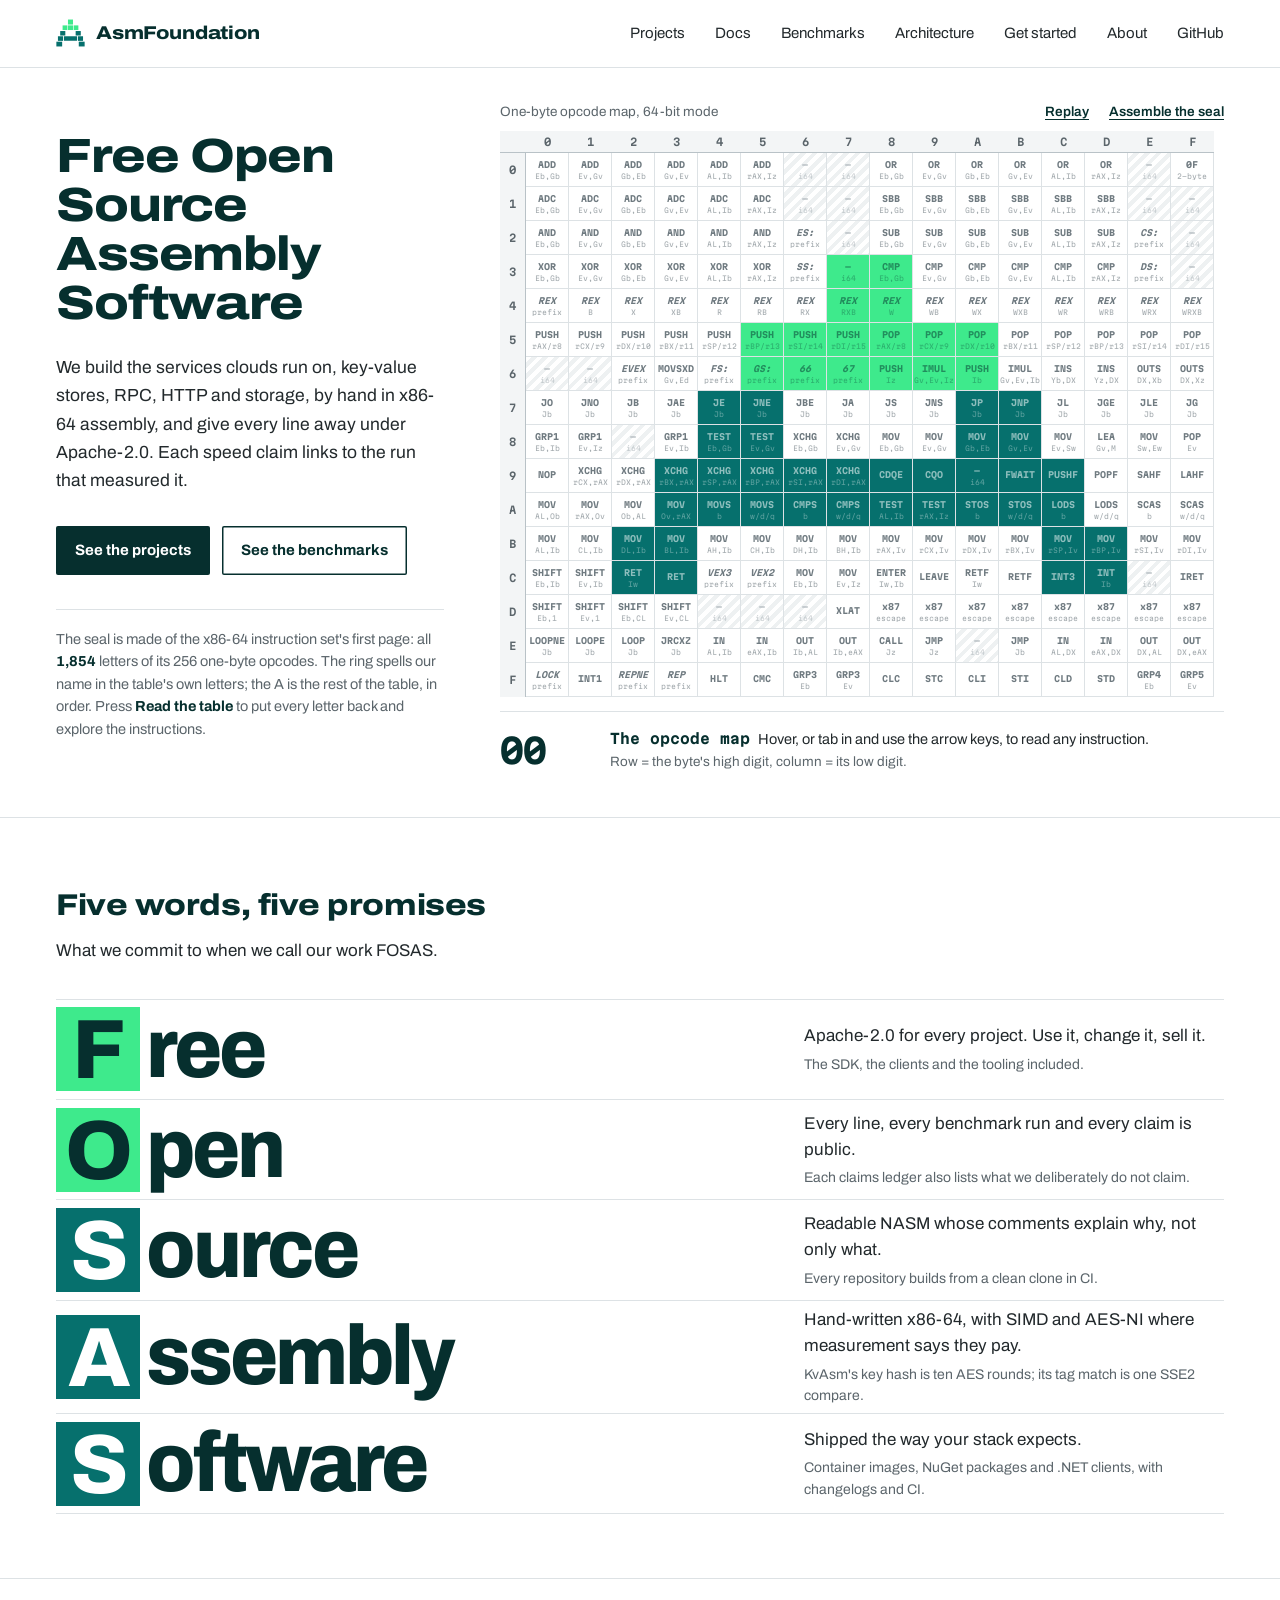
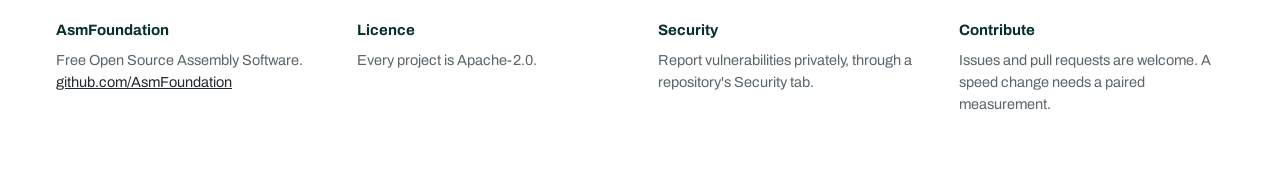
<file: index.html>
<!doctype html>
<html lang="en">
<head>
<meta charset="utf-8">
<meta name="viewport" content="width=device-width, initial-scale=1">
<title>AsmFoundation: Free Open Source Assembly Software</title>
<meta name="description" content="The services clouds run on, hand-written in x86-64 assembly and given away under Apache-2.0, with every speed claim linked to the run that measured it.">
<meta property="og:title" content="AsmFoundation: Free Open Source Assembly Software">
<!-- The line link previews print under the title is the same on every page, in the owner's words (2026-11-26):
     the page's own description above stays for search engines. -->
<meta property="og:description" content="Software written in assembly providing competitive FOSAS cloud/backend infrastructure with exceptional performance for any platform or container or programming language">
<meta property="og:site_name" content="AsmFoundation">
<meta property="og:type" content="website">
<meta property="og:url" content="https://asmfoundation.github.io/">
<!-- The link-preview card (X, LinkedIn, Slack, Discord, WhatsApp...): the page's own (its front matter's card,
     rendered by site/card/pages.cs), else the site's card (site/card/card.html). Crawlers resolve nothing
     relative, so its address is absolute; site/build.cs reads the width and height from the PNG itself.
     summary_large_image makes X draw it wide, with the page title laid over its bottom-left corner. -->
<meta property="og:image" content="https://asmfoundation.github.io/assets/card.png">
<meta property="og:image:type" content="image/png">
<meta property="og:image:width" content="2400">
<meta property="og:image:height" content="1260">
<meta property="og:image:alt" content="AsmFoundation: hand-written x86-64 assembly, the services clouds run on, free under Apache-2.0. Beside it, KvAsm&#39;s AES-NI key hash in NASM: ten AES rounds.">
<meta name="twitter:card" content="summary_large_image">
<!-- Teal, the owner's pick (2026-11-26): Discord colors a link's embed stripe with it. Chrome on Android and Safari
     tint their toolbar with the same tag, so phones show a teal bar; the owner accepted that. -->
<meta name="theme-color" content="#06706d">
<link rel="canonical" href="https://asmfoundation.github.io/">
<!-- favicon.ico and apple-touch-icon.png also sit at the site's root (site/root), where Slack and iPhones look
     for them; the SVG is the sharp one for browsers that take it. -->
<link rel="icon" href="favicon.ico" sizes="48x48">
<link rel="icon" href="assets/favicon.svg" type="image/svg+xml">
<link rel="apple-touch-icon" href="apple-touch-icon.png">
<link rel="preload" href="assets/fonts/archivo-latin.woff2" as="font" type="font/woff2" crossorigin>
<link rel="stylesheet" href="assets/site.css">
</head>
<body class="home">
<a class="skip" href="#main">Skip to content</a>
<header class="wrap nav">
  <a class="brand" href=""><svg class="logo-a" viewBox="236 204 782 746" width="29" height="28" aria-hidden="true"><rect class="m" x="559" y="214" width="135" height="135"/><rect class="m" x="414" y="372" width="129" height="125"/><rect class="m" x="559" y="372" width="135" height="125"/><rect class="m" x="712" y="372" width="127" height="125"/><rect class="t" x="349" y="524" width="138" height="121"/><rect class="t" x="766" y="524" width="138" height="121"/><rect class="t" x="288" y="665" width="139" height="124"/><rect class="t" x="451" y="665" width="351" height="121"/><rect class="t" x="826" y="665" width="139" height="124"/><rect class="t" x="246" y="811" width="156" height="129"/><rect class="t" x="850" y="811" width="158" height="129"/></svg>AsmFoundation</a>
  <nav class="links" aria-label="Site"><a class="l" href="projects/">Projects</a><a class="l" href="docs/">Docs</a><a class="l" href="benchmarks/">Benchmarks</a><a class="l" href="architecture/">Architecture</a><a class="l" href="get-started/">Get started</a><a class="l" href="about/">About</a><a class="l" href="https://github.com/AsmFoundation">GitHub</a></nav>
</header>
<main id="main">
<!-- Structured data for search engines, on the home page only (Google reads the site name from the home page):
     the site's name as Google should print it over our results, and the organization behind it with its logo
     (512 px, square: Google wants at least 112 px). The description is the owner's line of 2026-11-26. -->
<script type="application/ld+json">
{"@context": "https://schema.org", "@graph": [
  {"@type": "WebSite", "@id": "https://asmfoundation.github.io/#website", "url": "https://asmfoundation.github.io/",
   "name": "AsmFoundation", "alternateName": "Asm Foundation", "publisher": {"@id": "https://asmfoundation.github.io/#organization"}},
  {"@type": "Organization", "@id": "https://asmfoundation.github.io/#organization", "url": "https://asmfoundation.github.io/",
   "name": "AsmFoundation", "alternateName": "Asm Foundation", "logo": "https://asmfoundation.github.io/assets/icon-512.png",
   "description": "Software written in assembly providing competitive FOSAS cloud/backend infrastructure with exceptional performance for any platform or container or programming language",
   "sameAs": ["https://github.com/AsmFoundation"]}
]}
</script>
<script>
  // This visit's seal animation, picked before the table renders so a lifted table never flashes.
  // The owner's rule: one of the three animations, a different one on every load (the static seal only for
  // reduced motion). The last one is kept in localStorage; where storage is blocked, a random pick stands in.
  (function () {
    var all = ["swirl", "print", "orbit"], pick = "static";
    if (!matchMedia("(prefers-reduced-motion: reduce)").matches) {
      try { pick = all[(all.indexOf(localStorage.getItem("asmf-seal")) + 1) % all.length]; localStorage.setItem("asmf-seal", pick); }
      catch (e) { pick = all[Math.floor(Math.random() * all.length)]; }
    }
    document.documentElement.setAttribute("data-seal", pick);
  })();
</script>
<section class="wrap hero">
  <div>
    <h1>Free Open Source Assembly Software</h1>
    <p class="lede">We build the services clouds run on, key-value stores, RPC, HTTP and storage, by hand in x86-64 assembly, and give every line away under Apache-2.0. Each speed claim links to the run that measured it.</p>
    <div class="cta"><a class="btn primary" href="projects/">See the projects</a><a class="btn quiet" href="benchmarks/">See the benchmarks</a></div>
    <p class="note">The seal is made of the x86-64 instruction set's first page: all <b id="count">1,854</b> letters of its 256 one-byte opcodes. The ring spells our name in the table's own letters; the A is the rest of the table, in order. Press <b>Read the table</b> to put every letter back and explore the instructions.</p>
  </div>
  <div class="op-wrap">
    <div class="op-head"><span class="t" id="cap">The same letters, assembled</span>
      <span class="tools"><button type="button" id="replay">Replay</button><button type="button" id="mode">Read the table</button></span></div>
    <div class="stage" id="stage"><table class="op" id="op" aria-label="The x86-64 one-byte opcode map; use the arrow keys to move between instructions"></table></div>
    <div class="readout" id="readout" aria-live="polite"><div class="hex">A</div><div class="what"><strong>1,854 letters, one seal</strong>The ring spells our name; the A is the rest of the table, read left to right.<span class="use">Read the table to send every letter back to its instruction.</span></div></div>
  </div>
</section>

<section class="s fosas" id="fosas"><div class="wrap">
  <h2>Five words, five promises</h2>
  <p class="intro">What we commit to when we call our work FOSAS.</p>
  <div class="line"><span class="word"><span class="blk m">F</span>ree</span><p>Apache-2.0 for every project. Use it, change it, sell it.<small>The SDK, the clients and the tooling included.</small></p></div>
  <div class="line"><span class="word"><span class="blk m">O</span>pen</span><p>Every line, every benchmark run and every claim is public.<small>Each claims ledger also lists what we deliberately do not claim.</small></p></div>
  <div class="line"><span class="word"><span class="blk t">S</span>ource</span><p>Readable NASM whose comments explain why, not only what.<small>Every repository builds from a clean clone in CI.</small></p></div>
  <div class="line"><span class="word"><span class="blk t">A</span>ssembly</span><p>Hand-written x86-64, with SIMD and AES-NI where measurement says they pay.<small>KvAsm's key hash is ten AES rounds; its tag match is one SSE2 compare.</small></p></div>
  <div class="line"><span class="word"><span class="blk t">S</span>oftware</span><p>Shipped the way your stack expects.<small>Container images, NuGet packages and .NET clients, with changelogs and CI.</small></p></div>
</div></section>

</main>
<footer><div class="wrap row">
  <div><b>AsmFoundation</b>Free Open Source Assembly Software.<br><a href="https://github.com/AsmFoundation">github.com/AsmFoundation</a></div>
  <div><b>Licence</b>Every project is Apache-2.0.</div>
  <div><b>Security</b>Report vulnerabilities privately, through a repository's Security tab.</div>
  <div><b>Contribute</b>Issues and pull requests are welcome. A speed change needs a paired measurement.</div>
</div></footer>
<script src="assets/site.js"></script>
<script src="assets/opcodes.js"></script>
<script src="assets/seal.js"></script>
<script src="assets/home.js"></script>

</body>
</html>
</file>
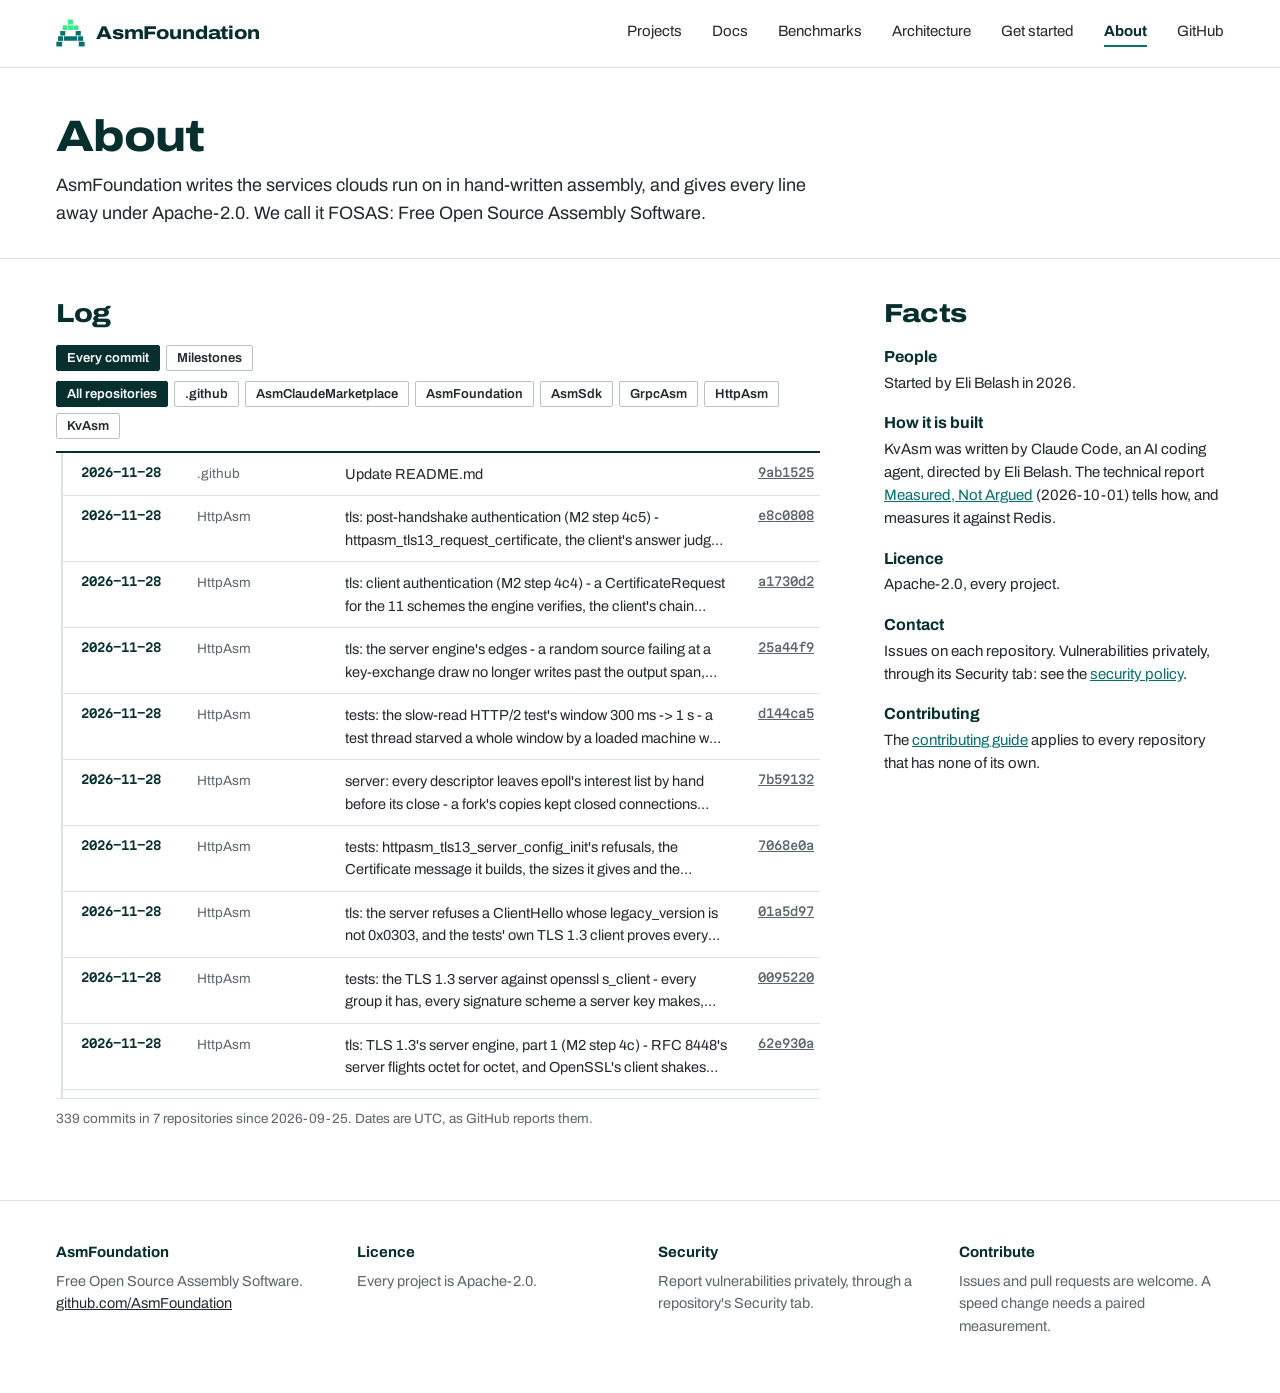
<file: about/index.html>
<!doctype html>
<html lang="en">
<head>
<meta charset="utf-8">
<meta name="viewport" content="width=device-width, initial-scale=1">
<title>About - AsmFoundation</title>
<meta name="description" content="Who builds AsmFoundation, how it is built, and its full history: every commit of every repository, with the milestones marked.">
<meta property="og:title" content="About - AsmFoundation">
<!-- The line link previews print under the title is the same on every page, in the owner's words (2026-11-26):
     the page's own description above stays for search engines. -->
<meta property="og:description" content="Software written in assembly providing competitive FOSAS cloud/backend infrastructure with exceptional performance for any platform or container or programming language">
<meta property="og:site_name" content="AsmFoundation">
<meta property="og:type" content="website">
<meta property="og:url" content="https://asmfoundation.github.io/about/">
<!-- The link-preview card (X, LinkedIn, Slack, Discord, WhatsApp...): the page's own (its front matter's card,
     rendered by site/card/pages.cs), else the site's card (site/card/card.html). Crawlers resolve nothing
     relative, so its address is absolute; site/build.cs reads the width and height from the PNG itself.
     summary_large_image makes X draw it wide, with the page title laid over its bottom-left corner. -->
<meta property="og:image" content="https://asmfoundation.github.io/assets/cards/about.png">
<meta property="og:image:type" content="image/png">
<meta property="og:image:width" content="1200">
<meta property="og:image:height" content="630">
<meta property="og:image:alt" content="About: the log of every commit and milestone, beside the foundation&#39;s facts.">
<meta name="twitter:card" content="summary_large_image">
<!-- Teal, the owner's pick (2026-11-26): Discord colors a link's embed stripe with it. Chrome on Android and Safari
     tint their toolbar with the same tag, so phones show a teal bar; the owner accepted that. -->
<meta name="theme-color" content="#06706d">
<link rel="canonical" href="https://asmfoundation.github.io/about/">
<!-- favicon.ico and apple-touch-icon.png also sit at the site's root (site/root), where Slack and iPhones look
     for them; the SVG is the sharp one for browsers that take it. -->
<link rel="icon" href="../favicon.ico" sizes="48x48">
<link rel="icon" href="../assets/favicon.svg" type="image/svg+xml">
<link rel="apple-touch-icon" href="../apple-touch-icon.png">
<link rel="preload" href="../assets/fonts/archivo-latin.woff2" as="font" type="font/woff2" crossorigin>
<link rel="stylesheet" href="../assets/site.css">
</head>
<body class="about">
<a class="skip" href="#main">Skip to content</a>
<header class="wrap nav">
  <a class="brand" href="../"><svg class="logo-a" viewBox="236 204 782 746" width="29" height="28" aria-hidden="true"><rect class="m" x="559" y="214" width="135" height="135"/><rect class="m" x="414" y="372" width="129" height="125"/><rect class="m" x="559" y="372" width="135" height="125"/><rect class="m" x="712" y="372" width="127" height="125"/><rect class="t" x="349" y="524" width="138" height="121"/><rect class="t" x="766" y="524" width="138" height="121"/><rect class="t" x="288" y="665" width="139" height="124"/><rect class="t" x="451" y="665" width="351" height="121"/><rect class="t" x="826" y="665" width="139" height="124"/><rect class="t" x="246" y="811" width="156" height="129"/><rect class="t" x="850" y="811" width="158" height="129"/></svg>AsmFoundation</a>
  <nav class="links" aria-label="Site"><a class="l" href="../projects/">Projects</a><a class="l" href="../docs/">Docs</a><a class="l" href="../benchmarks/">Benchmarks</a><a class="l" href="../architecture/">Architecture</a><a class="l" href="../get-started/">Get started</a><a class="l cur" href="../about/" aria-current="page">About</a><a class="l" href="https://github.com/AsmFoundation">GitHub</a></nav>
</header>
<main id="main">
<div class="wrap ph"><h1>About</h1><p>AsmFoundation writes the services clouds run on in hand-written assembly, and gives every line away under Apache-2.0. We call it FOSAS: Free Open Source Assembly Software.</p></div>
<div class="wrap pg about2">
  <div class="log-col"><h2>Log</h2><div class="log-tools"><div role="group" aria-label="Show"><button type="button" aria-pressed="true" data-show="all">Every commit</button><button type="button" aria-pressed="false" data-show="ms">Milestones</button></div><div role="group" aria-label="Repository"><button type="button" aria-pressed="true" data-repo="">All repositories</button><button type="button" aria-pressed="false" data-repo=".github">.github</button><button type="button" aria-pressed="false" data-repo="AsmClaudeMarketplace">AsmClaudeMarketplace</button><button type="button" aria-pressed="false" data-repo="AsmFoundation">AsmFoundation</button><button type="button" aria-pressed="false" data-repo="AsmSdk">AsmSdk</button><button type="button" aria-pressed="false" data-repo="GrpcAsm">GrpcAsm</button><button type="button" aria-pressed="false" data-repo="HttpAsm">HttpAsm</button><button type="button" aria-pressed="false" data-repo="KvAsm">KvAsm</button></div></div><div class="log-box" tabindex="0" aria-label="The foundation's history, newest first"><ol class="log"><li data-repo=".github"><time datetime="2026-11-28">2026-11-28</time><span class="repo">.github</span><div class="what"><p class="t" title="Update README.md">Update README.md</p></div><a class="sha" href="https://github.com/AsmFoundation/.github/commit/9ab15256e78a4c75d007d9e3635404f16717ed7e">9ab1525</a></li><li data-repo="HttpAsm"><time datetime="2026-11-28">2026-11-28</time><span class="repo">HttpAsm</span><div class="what"><p class="t" title="tls: post-handshake authentication (M2 step 4c5) - httpasm_tls13_request_certificate, the client&#39;s answer judged as in the handshake over ClientHello .. client Finished + the request, its end the event AUTHENTICATED">tls: post-handshake authentication (M2 step 4c5) - httpasm_tls13_request_certificate, the client&#39;s answer judged as in the handshake over ClientHello .. client Finished + the request, its end the event AUTHENTICATED</p></div><a class="sha" href="https://github.com/AsmFoundation/HttpAsm/commit/e8c08086f739bf0390e6c694b55e664b08fb6f59">e8c0808</a></li><li data-repo="HttpAsm"><time datetime="2026-11-28">2026-11-28</time><span class="repo">HttpAsm</span><div class="what"><p class="t" title="tls: client authentication (M2 step 4c4) - a CertificateRequest for the 11 schemes the engine verifies, the client&#39;s chain judged and kept, its CertificateVerify checked against the leaf for every kind of key; httpasm_tls13_peer_certificates">tls: client authentication (M2 step 4c4) - a CertificateRequest for the 11 schemes the engine verifies, the client&#39;s chain judged and kept, its CertificateVerify checked against the leaf for every kind of key; httpasm_tls13_peer_certificates</p></div><a class="sha" href="https://github.com/AsmFoundation/HttpAsm/commit/a1730d2d16260b29238f4f026e1c1a2c8e3e43bb">a1730d2</a></li><li data-repo="HttpAsm"><time datetime="2026-11-28">2026-11-28</time><span class="repo">HttpAsm</span><div class="what"><p class="t" title="tls: the server engine&#39;s edges - a random source failing at a key-exchange draw no longer writes past the output span, server_init checks an edited configuration&#39;s bounds again; every branch tested, a pre-auth fuzzer, the stack-clash check">tls: the server engine&#39;s edges - a random source failing at a key-exchange draw no longer writes past the output span, server_init checks an edited configuration&#39;s bounds again; every branch tested, a pre-auth fuzzer, the stack-clash check</p></div><a class="sha" href="https://github.com/AsmFoundation/HttpAsm/commit/25a44f962ec64eef974d145a33f4115afc75e4a0">25a44f9</a></li><li data-repo="HttpAsm"><time datetime="2026-11-28">2026-11-28</time><span class="repo">HttpAsm</span><div class="what"><p class="t" title="tests: the slow-read HTTP/2 test&#39;s window 300 ms -&gt; 1 s - a test thread starved a whole window by a loaded machine was rightly cut by the slow-read rule">tests: the slow-read HTTP/2 test&#39;s window 300 ms -&gt; 1 s - a test thread starved a whole window by a loaded machine was rightly cut by the slow-read rule</p></div><a class="sha" href="https://github.com/AsmFoundation/HttpAsm/commit/d144ca5aab3b603bd731221d8d0fd809716e13fc">d144ca5</a></li><li data-repo="HttpAsm"><time datetime="2026-11-28">2026-11-28</time><span class="repo">HttpAsm</span><div class="what"><p class="t" title="server: every descriptor leaves epoll&#39;s interest list by hand before its close - a fork&#39;s copies kept closed connections registered: a spinning worker, freed memory used, &quot;double free or corruption&quot;">server: every descriptor leaves epoll&#39;s interest list by hand before its close - a fork&#39;s copies kept closed connections registered: a spinning worker, freed memory used, &quot;double free or corruption&quot;</p></div><a class="sha" href="https://github.com/AsmFoundation/HttpAsm/commit/7b5913201c025f234fa35721dd2cd4787c1d3466">7b59132</a></li><li data-repo="HttpAsm"><time datetime="2026-11-28">2026-11-28</time><span class="repo">HttpAsm</span><div class="what"><p class="t" title="tests: httpasm_tls13_server_config_init&#39;s refusals, the Certificate message it builds, the sizes it gives and the schemes each key kind makes">tests: httpasm_tls13_server_config_init&#39;s refusals, the Certificate message it builds, the sizes it gives and the schemes each key kind makes</p></div><a class="sha" href="https://github.com/AsmFoundation/HttpAsm/commit/7068e0aec5e24a74853f9a7ea9453cc994eedd33">7068e0a</a></li><li data-repo="HttpAsm"><time datetime="2026-11-28">2026-11-28</time><span class="repo">HttpAsm</span><div class="what"><p class="t" title="tls: the server refuses a ClientHello whose legacy_version is not 0x0303, and the tests&#39; own TLS 1.3 client proves every group (the post-quantum hybrids too) and every rule">tls: the server refuses a ClientHello whose legacy_version is not 0x0303, and the tests&#39; own TLS 1.3 client proves every group (the post-quantum hybrids too) and every rule</p></div><a class="sha" href="https://github.com/AsmFoundation/HttpAsm/commit/01a5d97a208659fc4f04c6f30138fcf5ee0d69ee">01a5d97</a></li><li data-repo="HttpAsm"><time datetime="2026-11-28">2026-11-28</time><span class="repo">HttpAsm</span><div class="what"><p class="t" title="tests: the TLS 1.3 server against openssl s_client - every group it has, every signature scheme a server key makes, and its KeyUpdate">tests: the TLS 1.3 server against openssl s_client - every group it has, every signature scheme a server key makes, and its KeyUpdate</p></div><a class="sha" href="https://github.com/AsmFoundation/HttpAsm/commit/0095220cdca210c4331185e359d3183c3a72916d">0095220</a></li><li data-repo="HttpAsm"><time datetime="2026-11-28">2026-11-28</time><span class="repo">HttpAsm</span><div class="what"><p class="t" title="tls: TLS 1.3&#39;s server engine, part 1 (M2 step 4c) - RFC 8448&#39;s server flights octet for octet, and OpenSSL&#39;s client shakes hands with it under every suite and key kind">tls: TLS 1.3&#39;s server engine, part 1 (M2 step 4c) - RFC 8448&#39;s server flights octet for octet, and OpenSSL&#39;s client shakes hands with it under every suite and key kind</p></div><a class="sha" href="https://github.com/AsmFoundation/HttpAsm/commit/62e930adb23ec70a5db43c311cb1c6f2ee8a06d5">62e930a</a></li><li data-repo="HttpAsm"><time datetime="2026-11-28">2026-11-28</time><span class="repo">HttpAsm</span><div class="what"><p class="t" title="tls: TLS 1.3&#39;s handshake messages and extension blocks (M2 step 4b) - every message read strictly and in place, each refusal minus its alert, duplicates found in linear time">tls: TLS 1.3&#39;s handshake messages and extension blocks (M2 step 4b) - every message read strictly and in place, each refusal minus its alert, duplicates found in linear time</p></div><a class="sha" href="https://github.com/AsmFoundation/HttpAsm/commit/cdcead82a4e711a11b848157601710f44237c993">cdcead8</a></li><li data-repo="HttpAsm"><time datetime="2026-11-28">2026-11-28</time><span class="repo">HttpAsm</span><div class="what"><p class="t" title="tls: TLS 1.3&#39;s key schedule and record layer (M2 step 4a) - every secret and every protected record of RFC 8448&#39;s five traces, octet for octet">tls: TLS 1.3&#39;s key schedule and record layer (M2 step 4a) - every secret and every protected record of RFC 8448&#39;s five traces, octet for octet</p></div><a class="sha" href="https://github.com/AsmFoundation/HttpAsm/commit/d1646fe1cf23d8363e062668d8f8b8ce5b66b403">d1646fe</a></li><li data-repo="HttpAsm"><time datetime="2026-11-28">2026-11-28</time><span class="repo">HttpAsm</span><div class="what"><p class="t" title="ci: the job&#39;s timeout 30 -&gt; 50 minutes - M2 step 3&#39;s four fuzzers ran it out in the fuzzing step">ci: the job&#39;s timeout 30 -&gt; 50 minutes - M2 step 3&#39;s four fuzzers ran it out in the fuzzing step</p></div><a class="sha" href="https://github.com/AsmFoundation/HttpAsm/commit/593fc78b02c1e000d931e3759bab61104c31fecf">593fc78</a></li><li data-repo="HttpAsm"><time datetime="2026-11-28">2026-11-28</time><span class="repo">HttpAsm</span><div class="what"><p class="t" title="asn1: the BER/DER reader, PEM, private keys and certificates (M2 step 3) - linear in its input however deep BER nests, every rule tested from every angle">asn1: the BER/DER reader, PEM, private keys and certificates (M2 step 3) - linear in its input however deep BER nests, every rule tested from every angle</p></div><a class="sha" href="https://github.com/AsmFoundation/HttpAsm/commit/e581452e306e2fd8ff6e6bd78e0c623855488b60">e581452</a></li><li data-repo="HttpAsm"><time datetime="2026-11-27">2026-11-27</time><span class="repo">HttpAsm</span><div class="what"><p class="t" title="constant time: every secret of the C ABI through valgrind&#39;s memcheck at v1, v2 and v3 (CI), and dudect&#39;s timing test on the hardware (local); three RSA leaks found and fixed">constant time: every secret of the C ABI through valgrind&#39;s memcheck at v1, v2 and v3 (CI), and dudect&#39;s timing test on the hardware (local); three RSA leaks found and fixed</p></div><a class="sha" href="https://github.com/AsmFoundation/HttpAsm/commit/c8d874d7159db5098551337dee70e6a6cfe0bb63">c8d874d</a></li><li data-repo="HttpAsm"><time datetime="2026-11-27">2026-11-27</time><span class="repo">HttpAsm</span><div class="what"><p class="t" title="crypto: P-521 (secp521r1) ECDH and ECDSA on a Mersenne field - 1.36x OpenSSL 3&#39;s 64-bit nistp521 on a shared secret, 3.5x on a public key, 4.2x on a signature, 2.0x on a verification">crypto: P-521 (secp521r1) ECDH and ECDSA on a Mersenne field - 1.36x OpenSSL 3&#39;s 64-bit nistp521 on a shared secret, 3.5x on a public key, 4.2x on a signature, 2.0x on a verification</p></div><a class="sha" href="https://github.com/AsmFoundation/HttpAsm/commit/ced516485b3c301d33c7321f77d49724f16af044">ced5164</a></li><li data-repo="HttpAsm"><time datetime="2026-11-27">2026-11-27</time><span class="repo">HttpAsm</span><div class="what"><p class="t" title="crypto: HMAC-SHA512 and HKDF-SHA512 - RFC 6979&#39;s HMAC for P-521&#39;s nonces; 2.41x OpenSSL 3 on a 64-octet MAC">crypto: HMAC-SHA512 and HKDF-SHA512 - RFC 6979&#39;s HMAC for P-521&#39;s nonces; 2.41x OpenSSL 3 on a 64-octet MAC</p></div><a class="sha" href="https://github.com/AsmFoundation/HttpAsm/commit/088d1a570c3ef90cfd127cc9225b4b517354df80">088d1a5</a></li><li data-repo="HttpAsm"><time datetime="2026-11-27">2026-11-27</time><span class="repo">HttpAsm</span><div class="what"><p class="t" title="crypto: Ed448 (RFC 8032 5.2) on X448&#39;s field - 4.9x OpenSSL 3 on a public key, 4.6x on a signature, 1.3x on a verification; X448&#39;s public key from its fixed base (4.9x, a key share 2.4x)">crypto: Ed448 (RFC 8032 5.2) on X448&#39;s field - 4.9x OpenSSL 3 on a public key, 4.6x on a signature, 1.3x on a verification; X448&#39;s public key from its fixed base (4.9x, a key share 2.4x)</p></div><a class="sha" href="https://github.com/AsmFoundation/HttpAsm/commit/85a0c53c94079030b3f4206921ef588a091f8008">85a0c53</a></li><li data-repo="HttpAsm"><time datetime="2026-11-27">2026-11-27</time><span class="repo">HttpAsm</span><div class="what"><p class="t" title="crypto: X448 (RFC 7748) - eight 56-bit limbs, Karatsuba over 2^224, the ladder&#39;s products in interleaved pairs; 1.64x OpenSSL 3 on a shared secret, 1.62x on a public key and a key share">crypto: X448 (RFC 7748) - eight 56-bit limbs, Karatsuba over 2^224, the ladder&#39;s products in interleaved pairs; 1.64x OpenSSL 3 on a shared secret, 1.62x on a public key and a key share</p></div><a class="sha" href="https://github.com/AsmFoundation/HttpAsm/commit/6687ed26736e46e2c3d88c26200d4c33c57c64ae">6687ed2</a></li><li data-repo="HttpAsm"><time datetime="2026-11-27">2026-11-27</time><span class="repo">HttpAsm</span><div class="what"><p class="t" title="crypto: FFDHE (RFC 7919&#39;s ffdhe2048 .. ffdhe8192) on RSA signing&#39;s constant-time exponentiation - 1.21-1.24x OpenSSL 3&#39;s named-group path; primes proven by specs/ffdhe.cs">crypto: FFDHE (RFC 7919&#39;s ffdhe2048 .. ffdhe8192) on RSA signing&#39;s constant-time exponentiation - 1.21-1.24x OpenSSL 3&#39;s named-group path; primes proven by specs/ffdhe.cs</p></div><a class="sha" href="https://github.com/AsmFoundation/HttpAsm/commit/adccd792938594be04391ae44a35ff82e2e08616">adccd79</a></li><li data-repo="HttpAsm"><time datetime="2026-11-27">2026-11-27</time><span class="repo">HttpAsm</span><div class="what"><p class="t" title="security: P-384&#39;s and RSA&#39;s frames over a page are taken a page at a time (stack clash) - proven by tests/native/stack for 29 functions, whose negative control caught RSA writing below the guard">security: P-384&#39;s and RSA&#39;s frames over a page are taken a page at a time (stack clash) - proven by tests/native/stack for 29 functions, whose negative control caught RSA writing below the guard</p></div><a class="sha" href="https://github.com/AsmFoundation/HttpAsm/commit/23aef4e3e24774ce14f076d1befacdd7ddac4e5d">23aef4e</a></li><li data-repo="HttpAsm"><time datetime="2026-11-27">2026-11-27</time><span class="repo">HttpAsm</span><div class="what"><p class="t" title="crypto: ML-KEM v3&#39;s hashes share the matrix&#39;s four-way permutations (the pool) - encapsulation 1.19x / 1.13x, decapsulation 1.21-1.24x / 1.20x (768 / 1024, proven); 1.40x and 1.39x mlkem-native at 768">crypto: ML-KEM v3&#39;s hashes share the matrix&#39;s four-way permutations (the pool) - encapsulation 1.19x / 1.13x, decapsulation 1.21-1.24x / 1.20x (768 / 1024, proven); 1.40x and 1.39x mlkem-native at 768</p></div><a class="sha" href="https://github.com/AsmFoundation/HttpAsm/commit/571286d410594b9eaa3fb0cad8082e770a3934a3">571286d</a></li><li data-repo=".github"><time datetime="2026-11-27">2026-11-27</time><span class="repo">.github</span><div class="what"><p class="t" title="profile: ContainersAsm is in development - milestone 1 (the runtime) started on 2026-11-27">profile: ContainersAsm is in development - milestone 1 (the runtime) started on 2026-11-27</p></div><a class="sha" href="https://github.com/AsmFoundation/.github/commit/2b383e9d7289efad1ddc72a575b8f92f913d40ff">2b383e9</a></li><li data-repo="AsmFoundation"><time datetime="2026-11-27">2026-11-27</time><span class="repo">AsmFoundation</span><div class="what"><p class="t" title="site: ContainersAsm is in development - milestone 1 (the runtime) started on 2026-11-27">site: ContainersAsm is in development - milestone 1 (the runtime) started on 2026-11-27</p></div><a class="sha" href="https://github.com/AsmFoundation/AsmFoundation/commit/744c34a7ccc97d12d8c00f1355d4bcf6d21ced54">744c34a</a></li><li data-repo="HttpAsm"><time datetime="2026-11-27">2026-11-27</time><span class="repo">HttpAsm</span><div class="what"><p class="t" title="crypto: ML-KEM v3 in AVX2 with four Keccak states at once - ML-KEM-768 1.04x / 1.08x / 1.08x mlkem-native (key pair, encaps, decaps), 1024 1.10-1.15x; 3.3-4.2x v1">crypto: ML-KEM v3 in AVX2 with four Keccak states at once - ML-KEM-768 1.04x / 1.08x / 1.08x mlkem-native (key pair, encaps, decaps), 1024 1.10-1.15x; 3.3-4.2x v1</p></div><a class="sha" href="https://github.com/AsmFoundation/HttpAsm/commit/81a1e795b2e3bf998ade3460005ae45777f3a404">81a1e79</a></li><li data-repo="HttpAsm"><time datetime="2026-11-27">2026-11-27</time><span class="repo">HttpAsm</span><div class="what"><p class="t" title="crypto: ML-KEM-512/768/1024 (FIPS 203), v1 scalar - every Wycheproof case and a C# model; 3x slower than mlkem-native&#39;s AVX2 for now">crypto: ML-KEM-512/768/1024 (FIPS 203), v1 scalar - every Wycheproof case and a C# model; 3x slower than mlkem-native&#39;s AVX2 for now</p></div><a class="sha" href="https://github.com/AsmFoundation/HttpAsm/commit/fda7c1faf4ba20cb9a49c6cccf5459bf01336a90">fda7c1f</a></li><li data-repo="HttpAsm"><time datetime="2026-11-27">2026-11-27</time><span class="repo">HttpAsm</span><div class="what"><p class="t" title="tests: two ExchangeTests wait for their responder&#39;s last results (a race CI&#39;s coverage run met)">tests: two ExchangeTests wait for their responder&#39;s last results (a race CI&#39;s coverage run met)</p></div><a class="sha" href="https://github.com/AsmFoundation/HttpAsm/commit/7fd12e00e7e85e112758f0f58ac90dcd11e1e5f7">7fd12e0</a></li><li data-repo="HttpAsm"><time datetime="2026-11-27">2026-11-27</time><span class="repo">HttpAsm</span><div class="what"><p class="t" title="crypto: SHA-3 and SHAKE (FIPS 202) - SHA3-256 1.41x OpenSSL 3&#39;s EVP on 64 octets, 1.09x on 16 KiB; SHAKE128 1.47x / 1.08x">crypto: SHA-3 and SHAKE (FIPS 202) - SHA3-256 1.41x OpenSSL 3&#39;s EVP on 64 octets, 1.09x on 16 KiB; SHAKE128 1.47x / 1.08x</p></div><a class="sha" href="https://github.com/AsmFoundation/HttpAsm/commit/c4d33fa52c619302486e0fef66d0ae94a9fa14ed">c4d33fa</a></li><li data-repo="HttpAsm"><time datetime="2026-11-27">2026-11-27</time><span class="repo">HttpAsm</span><div class="what"><p class="t" title="docs: fe25519.inc&#39;s header and DESIGN.md&#39;s X25519 entry name the field&#39;s users now">docs: fe25519.inc&#39;s header and DESIGN.md&#39;s X25519 entry name the field&#39;s users now</p></div><a class="sha" href="https://github.com/AsmFoundation/HttpAsm/commit/b259ac461fa2b9b58c39b6e65cb685297841e8bb">b259ac4</a></li><li data-repo="HttpAsm"><time datetime="2026-11-27">2026-11-27</time><span class="repo">HttpAsm</span><div class="what"><p class="t" title="crypto: X25519&#39;s public key by edwards25519&#39;s fixed base (Ed25519&#39;s table) instead of the ladder - a public key 3.6x, a TLS 1.3 key share 1.54x (proven)">crypto: X25519&#39;s public key by edwards25519&#39;s fixed base (Ed25519&#39;s table) instead of the ladder - a public key 3.6x, a TLS 1.3 key share 1.54x (proven)</p></div><a class="sha" href="https://github.com/AsmFoundation/HttpAsm/commit/52f5bce3e75bf45657483cd94750d42ec62fd597">52f5bce</a></li><li data-repo="HttpAsm"><time datetime="2026-11-27">2026-11-27</time><span class="repo">HttpAsm</span><div class="what"><p class="t" title="crypto: X25519&#39;s z2^-1 by ha_modinv256 (safegcd) instead of Fermat&#39;s chain - a shared secret 1.05x at every tier, a key share 1.05x (proven)">crypto: X25519&#39;s z2^-1 by ha_modinv256 (safegcd) instead of Fermat&#39;s chain - a shared secret 1.05x at every tier, a key share 1.05x (proven)</p></div><a class="sha" href="https://github.com/AsmFoundation/HttpAsm/commit/e5a75262497763f819add085ba23a1597c68689f">e5a7526</a></li><li data-repo="HttpAsm"><time datetime="2026-11-27">2026-11-27</time><span class="repo">HttpAsm</span><div class="what"><p class="t" title="crypto: Ed25519 (RFC 8032) - 4.9x OpenSSL 3&#39;s EVP on a public key, 4.3x on a signature, 2.7x on a verification">crypto: Ed25519 (RFC 8032) - 4.9x OpenSSL 3&#39;s EVP on a public key, 4.3x on a signature, 2.7x on a verification</p></div><a class="sha" href="https://github.com/AsmFoundation/HttpAsm/commit/9ba6d8d7d199a21dd1586c572e0f0c737b7d641d">9ba6d8d</a></li><li data-repo="HttpAsm"><time datetime="2026-11-27">2026-11-27</time><span class="repo">HttpAsm</span><div class="what"><p class="t" title="crypto: P-256&#39;s safegcd inversion moves to crypto/inverse.asm as ha_modinv256, for Curve25519&#39;s field too (no change, proven)">crypto: P-256&#39;s safegcd inversion moves to crypto/inverse.asm as ha_modinv256, for Curve25519&#39;s field too (no change, proven)</p></div><a class="sha" href="https://github.com/AsmFoundation/HttpAsm/commit/cf4005a5fac209324977c2ebee6457e86f45835d">cf4005a</a></li><li data-repo="HttpAsm"><time datetime="2026-11-27">2026-11-27</time><span class="repo">HttpAsm</span><div class="what"><p class="t" title="crypto: P-384&#39;s own square at v3 - a shared secret, a verification and a key share 1.03x (proven)">crypto: P-384&#39;s own square at v3 - a shared secret, a verification and a key share 1.03x (proven)</p></div><a class="sha" href="https://github.com/AsmFoundation/HttpAsm/commit/0a056314e998b33f41a8f7edc607b1e7d0fb5f96">0a05631</a></li><li data-repo="HttpAsm"><time datetime="2026-11-27">2026-11-27</time><span class="repo">HttpAsm</span><div class="what"><p class="t" title="crypto: P-384 (secp384r1) ECDH and ECDSA - 3.9x OpenSSL 3&#39;s EVP on a shared secret, 17.6x on a signature, 3.3x on a verification">crypto: P-384 (secp384r1) ECDH and ECDSA - 3.9x OpenSSL 3&#39;s EVP on a shared secret, 17.6x on a signature, 3.3x on a verification</p></div><a class="sha" href="https://github.com/AsmFoundation/HttpAsm/commit/a1628019e5211c011cf78226d452c1f3e6e4a477">a162801</a></li><li data-repo="HttpAsm"><time datetime="2026-11-27">2026-11-27</time><span class="repo">HttpAsm</span><div class="what"><p class="t" title="crypto: RSA signing&#39;s windows by key size - 5 bits up to 1024-bit primes (RSA-2048&#39;s), 6 above: about 2% at 2048 bits">crypto: RSA signing&#39;s windows by key size - 5 bits up to 1024-bit primes (RSA-2048&#39;s), 6 above: about 2% at 2048 bits</p></div><a class="sha" href="https://github.com/AsmFoundation/HttpAsm/commit/4ccc12af65fe3dc47943382b4ff1d0097d2e76db">4ccc12a</a></li><li data-repo="HttpAsm"><time datetime="2026-11-27">2026-11-27</time><span class="repo">HttpAsm</span><div class="what"><p class="t" title="crypto: RSA signing (RFC 8017: PKCS#1 v1.5 and PSS, CRT, constant time) - 1.13x OpenSSL 3&#39;s EVP at 2048 bits, parity at 3072 and 4096">crypto: RSA signing (RFC 8017: PKCS#1 v1.5 and PSS, CRT, constant time) - 1.13x OpenSSL 3&#39;s EVP at 2048 bits, parity at 3072 and 4096</p></div><a class="sha" href="https://github.com/AsmFoundation/HttpAsm/commit/f1f6ce5b35b3bcdc7ffd7c52d6892be08aaed8a2">f1f6ce5</a></li><li data-repo="HttpAsm"><time datetime="2026-11-27">2026-11-27</time><span class="repo">HttpAsm</span><div class="what"><p class="t" title="crypto: RSA signature verification (RFC 8017: PKCS#1 v1.5 and PSS) - 1.24x OpenSSL 3&#39;s EVP with the key kept, 1.85x with the key made per certificate">crypto: RSA signature verification (RFC 8017: PKCS#1 v1.5 and PSS) - 1.24x OpenSSL 3&#39;s EVP with the key kept, 1.85x with the key made per certificate</p></div><a class="sha" href="https://github.com/AsmFoundation/HttpAsm/commit/787c4f971d2cd4becb88afae45c17d45dc656c88">787c4f9</a></li><li data-repo="HttpAsm"><time datetime="2026-11-27">2026-11-27</time><span class="repo">HttpAsm</span><div class="what"><p class="t" title="crypto: P-256 verification in one variable-time pass (Straus with wNAF digits) - 55.6 us, 1.54x OpenSSL 3&#39;s EVP (from 65.1 us, 1.32x)">crypto: P-256 verification in one variable-time pass (Straus with wNAF digits) - 55.6 us, 1.54x OpenSSL 3&#39;s EVP (from 65.1 us, 1.32x)</p></div><a class="sha" href="https://github.com/AsmFoundation/HttpAsm/commit/b1d5694a1fdb03ddc0eaad19fe3044dd62154c30">b1d5694</a></li><li data-repo="HttpAsm"><time datetime="2026-11-27">2026-11-27</time><span class="repo">HttpAsm</span><div class="what"><p class="t" title="crypto: P-256 (secp256r1) ECDH and ECDSA - 1.37x OpenSSL 3&#39;s EVP on a shared secret, 1.72x on a signature, 1.32x on a verification, 2.7x on a whole TLS 1.3 key share">crypto: P-256 (secp256r1) ECDH and ECDSA - 1.37x OpenSSL 3&#39;s EVP on a shared secret, 1.72x on a signature, 1.32x on a verification, 2.7x on a whole TLS 1.3 key share</p></div><a class="sha" href="https://github.com/AsmFoundation/HttpAsm/commit/a90bcdfd190377e28e2c841b1177d8dfc032e41c">a90bcdf</a></li><li data-repo="HttpAsm"><time datetime="2026-11-27">2026-11-27</time><span class="repo">HttpAsm</span><div class="what"><p class="t" title="random: httpasm_random, getrandom(2) through short reads and signals, refusals returned as they are (no weaker source)">random: httpasm_random, getrandom(2) through short reads and signals, refusals returned as they are (no weaker source)</p></div><a class="sha" href="https://github.com/AsmFoundation/HttpAsm/commit/e538ead0a68a2cdcc18009fba0fc9175a7531b9c">e538ead</a></li><li data-repo="HttpAsm"><time datetime="2026-11-27">2026-11-27</time><span class="repo">HttpAsm</span><div class="what"><p class="t" title="crypto: X25519 (RFC 7748) - mulx with adcx/adox on 64-bit limbs and a constant-time mul version on 51-bit limbs; 1.18x OpenSSL 3&#39;s EVP derive, 1.28x a whole TLS 1.3 key share">crypto: X25519 (RFC 7748) - mulx with adcx/adox on 64-bit limbs and a constant-time mul version on 51-bit limbs; 1.18x OpenSSL 3&#39;s EVP derive, 1.28x a whole TLS 1.3 key share</p></div><a class="sha" href="https://github.com/AsmFoundation/HttpAsm/commit/12858d16988a7fd8aac3b89b1ae26976ef894a10">12858d1</a></li><li data-repo="HttpAsm"><time datetime="2026-11-27">2026-11-27</time><span class="repo">HttpAsm</span><div class="what"><p class="t" title="tests: every pause lasts its length on the server&#39;s clock (Pause.AtLeast) - Thread.Sleep(3000) came back after 1.26 s under load, the cause of the glitch-budget flake">tests: every pause lasts its length on the server&#39;s clock (Pause.AtLeast) - Thread.Sleep(3000) came back after 1.26 s under load, the cause of the glitch-budget flake</p></div><a class="sha" href="https://github.com/AsmFoundation/HttpAsm/commit/4c022a12ac2e470006e3a05fedb4ab5d33dc9257">4c022a1</a></li><li data-repo="HttpAsm"><time datetime="2026-11-27">2026-11-27</time><span class="repo">HttpAsm</span><div class="what"><p class="t" title="crypto: ChaCha20-Poly1305 (RFC 8439) with Poly1305 stitched into the ChaCha20 steps - 2.12x OpenSSL 3&#39;s EVP on 64-octet records, 1.14x on 1 KiB and 16 KiB">crypto: ChaCha20-Poly1305 (RFC 8439) with Poly1305 stitched into the ChaCha20 steps - 2.12x OpenSSL 3&#39;s EVP on 64-octet records, 1.14x on 1 KiB and 16 KiB</p></div><a class="sha" href="https://github.com/AsmFoundation/HttpAsm/commit/d1b258d7daf2a8b2b7ba80ab1baccdfbf4a7bc1d">d1b258d</a></li><li data-repo="HttpAsm"><time datetime="2026-11-27">2026-11-27</time><span class="repo">HttpAsm</span><div class="what"><p class="t" title="crypto: AES-GCM&#39;s AES-NI version interleaves GHASH with the AES rounds and batches its tail - 1.30x faster on 16 KiB (level with OpenSSL 3), 1.21x on 1 KiB (1.56x OpenSSL)">crypto: AES-GCM&#39;s AES-NI version interleaves GHASH with the AES rounds and batches its tail - 1.30x faster on 16 KiB (level with OpenSSL 3), 1.21x on 1 KiB (1.56x OpenSSL)</p></div><a class="sha" href="https://github.com/AsmFoundation/HttpAsm/commit/4f93bfb40c6c4adb65f4ab94ccc61dd3ce5585ba">4f93bfb</a></li><li data-repo="HttpAsm"><time datetime="2026-11-27">2026-11-27</time><span class="repo">HttpAsm</span><div class="what"><p class="t" title="tests: the coverage gate lists httpasm_exchange_respond&#39;s jnz .h2_push as a race - CI&#39;s run of e2f7bd1 on main never retried that push, its run on ci-tiers did">tests: the coverage gate lists httpasm_exchange_respond&#39;s jnz .h2_push as a race - CI&#39;s run of e2f7bd1 on main never retried that push, its run on ci-tiers did</p></div><a class="sha" href="https://github.com/AsmFoundation/HttpAsm/commit/00cf762bf3187b9c9d1dcbfac91d2142435cd06a">00cf762</a></li><li data-repo="HttpAsm"><time datetime="2026-11-27">2026-11-27</time><span class="repo">HttpAsm</span><div class="what"><p class="t" title="crypto: AES-GCM with VAES and VPCLMULQDQ, sixteen blocks a step with GHASH interleaved in the AES rounds - 1.85x OpenSSL 3&#39;s EVP on 16 KiB records, 2.69x on 1 KiB, 2.91x on 64 octets">crypto: AES-GCM with VAES and VPCLMULQDQ, sixteen blocks a step with GHASH interleaved in the AES rounds - 1.85x OpenSSL 3&#39;s EVP on 16 KiB records, 2.69x on 1 KiB, 2.91x on 64 octets</p></div><a class="sha" href="https://github.com/AsmFoundation/HttpAsm/commit/c6985930ce4ea0434a02b6fa8b684ad4066dd09f">c698593</a></li><li data-repo="HttpAsm"><time datetime="2026-11-27">2026-11-27</time><span class="repo">HttpAsm</span><div class="what"><p class="t" title="crypto: AES-GCM (SP 800-38D) for TLS 1.3 and QUIC - AES-NI with PCLMULQDQ and a constant-time v1; 2.6x OpenSSL 3&#39;s EVP on 64-octet records, 1.29x on 1 KiB, 0.73x on 16 KiB (interleaving next)">crypto: AES-GCM (SP 800-38D) for TLS 1.3 and QUIC - AES-NI with PCLMULQDQ and a constant-time v1; 2.6x OpenSSL 3&#39;s EVP on 64-octet records, 1.29x on 1 KiB, 0.73x on 16 KiB (interleaving next)</p></div><a class="sha" href="https://github.com/AsmFoundation/HttpAsm/commit/4fdaa04e3d0682843f99ca1c7f4e48ad592c5213">4fdaa04</a></li><li data-repo="HttpAsm"><time datetime="2026-11-27">2026-11-27</time><span class="repo">HttpAsm</span><div class="what"><p class="t" title="crypto: the AES block cipher (FIPS 197) - AES-NI, and a constant-time bitsliced v1 whose S-box circuit is proven and register-allocated by a new generator, specs/circuits.cs">crypto: the AES block cipher (FIPS 197) - AES-NI, and a constant-time bitsliced v1 whose S-box circuit is proven and register-allocated by a new generator, specs/circuits.cs</p></div><a class="sha" href="https://github.com/AsmFoundation/HttpAsm/commit/e2f7bd137318c4d6292409b75d7b3e7f7f6f36eb">e2f7bd1</a></li><li data-repo="HttpAsm"><time datetime="2026-11-27">2026-11-27</time><span class="repo">HttpAsm</span><div class="what"><p class="t" title="crypto: HMAC-SHA384 and HKDF-SHA384 (TLS_AES_256_GCM_SHA384&#39;s key schedule) from one macro with SHA-256&#39;s - 2.39x OpenSSL 3&#39;s HMAC() on 64 octets, 1.50x on 1 KiB">crypto: HMAC-SHA384 and HKDF-SHA384 (TLS_AES_256_GCM_SHA384&#39;s key schedule) from one macro with SHA-256&#39;s - 2.39x OpenSSL 3&#39;s HMAC() on 64 octets, 1.50x on 1 KiB</p></div><a class="sha" href="https://github.com/AsmFoundation/HttpAsm/commit/f3d11595b11e8155e1b6e5eb918564a1813fabae">f3d1159</a></li><li data-repo="HttpAsm"><time datetime="2026-11-27">2026-11-27</time><span class="repo">HttpAsm</span><div class="what"><p class="t" title="crypto: SHA-512 and SHA-384 (FIPS 180-4) in two versions, scalar and AVX2 with BMI2 - 2.60x OpenSSL 3&#39;s speed on 64 octets, 1.20x on 1 KiB, level on 16 KiB">crypto: SHA-512 and SHA-384 (FIPS 180-4) in two versions, scalar and AVX2 with BMI2 - 2.60x OpenSSL 3&#39;s speed on 64 octets, 1.20x on 1 KiB, level on 16 KiB</p></div><a class="sha" href="https://github.com/AsmFoundation/HttpAsm/commit/2701578edc162fa91c0c055570f6c78f10ae0f7f">2701578</a></li><li data-repo="HttpAsm"><time datetime="2026-11-27">2026-11-27</time><span class="repo">HttpAsm</span><div class="what"><p class="t" title="crypto: HMAC-SHA256 (FIPS 198-1) and HKDF-SHA256 (RFC 5869) - the MAC and key derivation of TLS 1.3&#39;s key schedule; 6x OpenSSL 3&#39;s HMAC() on 64 octets">crypto: HMAC-SHA256 (FIPS 198-1) and HKDF-SHA256 (RFC 5869) - the MAC and key derivation of TLS 1.3&#39;s key schedule; 6x OpenSSL 3&#39;s HMAC() on 64 octets</p></div><a class="sha" href="https://github.com/AsmFoundation/HttpAsm/commit/d47d4b883f8d014a7d55d6abd4497606bb063122">d47d4b8</a></li><li data-repo="HttpAsm"><time datetime="2026-11-27">2026-11-27</time><span class="repo">HttpAsm</span><div class="what"><p class="t" title="tests: ClosesAConnectionEndingInErrorAtItsWindowsEnd controls the server&#39;s send buffer (1 KiB segments) instead of trusting loopback&#39;s autotuning, and waits five windows - it failed when the buffer grew past both answers">tests: ClosesAConnectionEndingInErrorAtItsWindowsEnd controls the server&#39;s send buffer (1 KiB segments) instead of trusting loopback&#39;s autotuning, and waits five windows - it failed when the buffer grew past both answers</p></div><a class="sha" href="https://github.com/AsmFoundation/HttpAsm/commit/18025198dfc980b6222e4488ba6df2fa53b2357e">1802519</a></li><li data-repo="HttpAsm"><time datetime="2026-11-27">2026-11-27</time><span class="repo">HttpAsm</span><div class="what"><p class="t" title="crypto: SHA-256 (FIPS 180-4) in two versions, scalar and SHA extensions, with NIST&#39;s CAVP vectors pinned - 4.4x OpenSSL 3&#39;s speed on 64 octets, level on 16 KiB">crypto: SHA-256 (FIPS 180-4) in two versions, scalar and SHA extensions, with NIST&#39;s CAVP vectors pinned - 4.4x OpenSSL 3&#39;s speed on 64 octets, level on 16 KiB</p></div><a class="sha" href="https://github.com/AsmFoundation/HttpAsm/commit/ccb8ce9e4e2c057d48ce21a74e30f85bbfcbacf5">ccb8ce9</a></li><li data-repo="HttpAsm"><time datetime="2026-11-27">2026-11-27</time><span class="repo">HttpAsm</span><div class="what"><p class="t" title="fuzz: h1_request_diff triages a one-field Content-Length list of the same value (llhttp refuses it, RFC 9112 6.3 lets HttpAsm use the one value) - found by CI&#39;s campaign on main">fuzz: h1_request_diff triages a one-field Content-Length list of the same value (llhttp refuses it, RFC 9112 6.3 lets HttpAsm use the one value) - found by CI&#39;s campaign on main</p></div><a class="sha" href="https://github.com/AsmFoundation/HttpAsm/commit/16f97a8881ae1f79723b77b9f1e9beaf466a0cfa">16f97a8</a></li><li data-repo="AsmFoundation"><time datetime="2026-11-27">2026-11-27</time><span class="repo">AsmFoundation</span><div class="what"><p class="t" title="site: Benchmarks - CRC-32C in every language at its best, on one core and four (the owner&#39;s picks &quot;Linear, log at 64 MiB&quot; and &quot;Replace today&#39;s CRC-32C&quot;)">site: Benchmarks - CRC-32C in every language at its best, on one core and four (the owner&#39;s picks &quot;Linear, log at 64 MiB&quot; and &quot;Replace today&#39;s CRC-32C&quot;)</p></div><a class="sha" href="https://github.com/AsmFoundation/AsmFoundation/commit/acec0d0b97194b2ab88395430d6890fc14e2652f">acec0d0</a></li><li data-repo="AsmFoundation"><time datetime="2026-11-27">2026-11-27</time><span class="repo">AsmFoundation</span><div class="what"><p class="t" title="benchmarks: the first kernel, CRC-32C, in every language at its best against the assembly on 1 and 4 cores, measured (12 paired rounds)">benchmarks: the first kernel, CRC-32C, in every language at its best against the assembly on 1 and 4 cores, measured (12 paired rounds)</p></div><a class="sha" href="https://github.com/AsmFoundation/AsmFoundation/commit/fb44b5980ac195840a3f1810dfafd9b36b53a8a9">fb44b59</a></li><li data-repo="HttpAsm"><time datetime="2026-11-27">2026-11-27</time><span class="repo">HttpAsm</span><div class="what"><p class="t" title="specs: M2&#39;s documents pinned - RFC 9846 (TLS 1.3) in place of RFC 8446, and 21 more for TLS&#39;s extensions, certificate compression and the crypto; the registry holds 3,089 BCP 14 rows">specs: M2&#39;s documents pinned - RFC 9846 (TLS 1.3) in place of RFC 8446, and 21 more for TLS&#39;s extensions, certificate compression and the crypto; the registry holds 3,089 BCP 14 rows</p></div><a class="sha" href="https://github.com/AsmFoundation/HttpAsm/commit/f29492113de2200395912c09a9d6d9159a9a0e6a">f294921</a></li><li data-repo="HttpAsm"><time datetime="2026-11-27">2026-11-27</time><span class="repo">HttpAsm</span><div class="what"><p class="t" title="benchmarks: the whole servers at phase H&#39;s end (7271315) - CPU per request 3.86 us (h1), 0.49 (h1 pipelined), 0.81 (h2); 1.78x, 10.24x and 8.05x nginx&#39;s requests per second">benchmarks: the whole servers at phase H&#39;s end (7271315) - CPU per request 3.86 us (h1), 0.49 (h1 pipelined), 0.81 (h2); 1.78x, 10.24x and 8.05x nginx&#39;s requests per second</p></div><a class="sha" href="https://github.com/AsmFoundation/HttpAsm/commit/a8a6cc1663297c28efe4e3e9673872b7b20a9fa0">a8a6cc1</a></li><li data-repo="HttpAsm"><time datetime="2026-11-27">2026-11-27</time><span class="repo">HttpAsm</span><div class="what"><p class="t" title="client: a refused trailer section returns its rule (-HTTPASM_ERROR_*), not the parser&#39;s -431/-400; HTTPASM_CLIENT_FIELDS documents the client&#39;s records - and the phase H closing fuzz campaign, clean">client: a refused trailer section returns its rule (-HTTPASM_ERROR_*), not the parser&#39;s -431/-400; HTTPASM_CLIENT_FIELDS documents the client&#39;s records - and the phase H closing fuzz campaign, clean</p></div><a class="sha" href="https://github.com/AsmFoundation/HttpAsm/commit/727131535de53ef7128a8b625937b07c1fa189a0">7271315</a></li><li data-repo="HttpAsm"><time datetime="2026-11-27">2026-11-27</time><span class="repo">HttpAsm</span><div class="what"><p class="t" title="h2: HTTP/2 field names and :path checked 16 octets a step at v2 (ha_span_v2, one routine for every nibble-table span), pseudo-field names compared by two loads - the browser request&#39;s rules 1.13-1.16x faster">h2: HTTP/2 field names and :path checked 16 octets a step at v2 (ha_span_v2, one routine for every nibble-table span), pseudo-field names compared by two loads - the browser request&#39;s rules 1.13-1.16x faster</p></div><a class="sha" href="https://github.com/AsmFoundation/HttpAsm/commit/5ebe934858746bd036c27e8a3492be80f55daeae">5ebe934</a></li><li data-repo="HttpAsm"><time datetime="2026-11-27">2026-11-27</time><span class="repo">HttpAsm</span><div class="what"><p class="t" title="hpack: the encoder&#39;s spelling compare for a known name drops its length check - the same field id is the same name but for the letters&#39; case, so the lengths are always equal">hpack: the encoder&#39;s spelling compare for a known name drops its length check - the same field id is the same name but for the letters&#39; case, so the lengths are always equal</p></div><a class="sha" href="https://github.com/AsmFoundation/HttpAsm/commit/a7e76fc5ef89a1cf22aa754a8cf3545a548b043c">a7e76fc</a></li><li data-repo="HttpAsm"><time datetime="2026-11-27">2026-11-27</time><span class="repo">HttpAsm</span><div class="what"><p class="t" title="hpack: the encoder reuses a dynamic entry&#39;s name by field id only when the name has a static entry; other names must be spelled the same - &quot;connection&quot; no longer comes back as an earlier &quot;connectiOn&quot;">hpack: the encoder reuses a dynamic entry&#39;s name by field id only when the name has a static entry; other names must be spelled the same - &quot;connection&quot; no longer comes back as an earlier &quot;connectiOn&quot;</p></div><a class="sha" href="https://github.com/AsmFoundation/HttpAsm/commit/00bdd675d459f3ffa0bdf5ed765e154bcfca9ef3">00bdd67</a></li><li data-repo="HttpAsm"><time datetime="2026-11-26">2026-11-26</time><span class="repo">HttpAsm</span><div class="what"><p class="t" title="h1: response heads read in one pass at v2 (the status-line, then ha_h1_fields_v2 in a response mode) - a typical 200 parsed 1.6x faster, level with picohttpparser">h1: response heads read in one pass at v2 (the status-line, then ha_h1_fields_v2 in a response mode) - a typical 200 parsed 1.6x faster, level with picohttpparser</p></div><a class="sha" href="https://github.com/AsmFoundation/HttpAsm/commit/3555a3e70776bd5ea6582a2fc0a80230edc368a2">3555a3e</a></li><li data-repo="HttpAsm"><time datetime="2026-11-26">2026-11-26</time><span class="repo">HttpAsm</span><div class="what"><p class="t" title="hpack: the Huffman encoder sums code lengths four octets a step and writes codes 32 bits at a time - the browser request&#39;s fields encoded 1.67x faster, octet for octet the same blocks">hpack: the Huffman encoder sums code lengths four octets a step and writes codes 32 bits at a time - the browser request&#39;s fields encoded 1.67x faster, octet for octet the same blocks</p></div><a class="sha" href="https://github.com/AsmFoundation/HttpAsm/commit/3118fc7bb491d23883378f53a5e684afce185fbc">3118fc7</a></li><li data-repo="HttpAsm"><time datetime="2026-11-26">2026-11-26</time><span class="repo">HttpAsm</span><div class="what"><p class="t" title="h1: the chunked decoder takes a plain, complete chunk at once from its first octet (the size in registers, the data moved by sized moves), everything else by its state machine - 16-octet chunks decoded 2.6x faster">h1: the chunked decoder takes a plain, complete chunk at once from its first octet (the size in registers, the data moved by sized moves), everything else by its state machine - 16-octet chunks decoded 2.6x faster</p></div><a class="sha" href="https://github.com/AsmFoundation/HttpAsm/commit/4a9f52fb94b2cdb1e328a9d1c53ec44ae2f0381d">4a9f52f</a></li><li data-repo="HttpAsm"><time datetime="2026-11-26">2026-11-26</time><span class="repo">HttpAsm</span><div class="what"><p class="t" title="tests: tiers.c decodes Huffman strings that end exactly on a code inside a group of lookups, followed by a long code&#39;s bits - the table decoder&#39;s single-symbol guard for an ended string, at every tier">tests: tiers.c decodes Huffman strings that end exactly on a code inside a group of lookups, followed by a long code&#39;s bits - the table decoder&#39;s single-symbol guard for an ended string, at every tier</p></div><a class="sha" href="https://github.com/AsmFoundation/HttpAsm/commit/f3adabde6da5f86be94b516b6994f1d3cd30f5e8">f3adabd</a></li><li data-repo="HttpAsm"><time datetime="2026-11-26">2026-11-26</time><span class="repo">HttpAsm</span><div class="what"><p class="t" title="h1, semantics: whole tokens checked 16 octets a step at v2 (ha_token_length), the response writer&#39;s pieces copied by sized moves and its digits made by multiplication - a 200 with six fields written 1.17x faster, a 45-octet name checked 4.6x faster">h1, semantics: whole tokens checked 16 octets a step at v2 (ha_token_length), the response writer&#39;s pieces copied by sized moves and its digits made by multiplication - a 200 with six fields written 1.17x faster, a 45-octet name checked 4.6x faster</p></div><a class="sha" href="https://github.com/AsmFoundation/HttpAsm/commit/75215ab3129aaf8acb4e139d15775f96e571b97f">75215ab</a></li><li data-repo="HttpAsm"><time datetime="2026-11-26">2026-11-26</time><span class="repo">HttpAsm</span><div class="what"><p class="t" title="hpack: the Huffman table decoder at v3 shifts its window with BMI2&#39;s shlx (no flags merge on the lookup chain) - 3.5-5% faster than v2 in the same build, two runs agreeing">hpack: the Huffman table decoder at v3 shifts its window with BMI2&#39;s shlx (no flags merge on the lookup chain) - 3.5-5% faster than v2 in the same build, two runs agreeing</p></div><a class="sha" href="https://github.com/AsmFoundation/HttpAsm/commit/199517f991155a93ef3fb64693ab9f8218abca67">199517f</a></li><li data-repo="HttpAsm"><time datetime="2026-11-26">2026-11-26</time><span class="repo">HttpAsm</span><div class="what"><p class="t" title="hpack: Huffman strings decoded 12 bits a lookup at v2 (up to two symbols each; long codes by canonical tables) - a browser request&#39;s block 1.48x faster, nghttp2 now 2.2x slower than HttpAsm">hpack: Huffman strings decoded 12 bits a lookup at v2 (up to two symbols each; long codes by canonical tables) - a browser request&#39;s block 1.48x faster, nghttp2 now 2.2x slower than HttpAsm</p></div><a class="sha" href="https://github.com/AsmFoundation/HttpAsm/commit/ade62a7b9584e6941a72f13dcd5f9df3aec42439">ade62a7</a></li><li data-repo="HttpAsm"><time datetime="2026-11-26">2026-11-26</time><span class="repo">HttpAsm</span><div class="what"><p class="t" title="tests: the HTTP/2 test client keeps the frames of other streams that ReadResponse reads on the way, so concurrent streams can be read in either order (ShutsDownGracefully failed in CI&#39;s coverage build when its deferred answer came first)">tests: the HTTP/2 test client keeps the frames of other streams that ReadResponse reads on the way, so concurrent streams can be read in either order (ShutsDownGracefully failed in CI&#39;s coverage build when its deferred answer came first)</p></div><a class="sha" href="https://github.com/AsmFoundation/HttpAsm/commit/8836fdd8d63a90ff8c40ac6a1210efd30db476f8">8836fdd</a></li><li data-repo="HttpAsm"><time datetime="2026-11-26">2026-11-26</time><span class="repo">HttpAsm</span><div class="what"><p class="t" title="benchmarks: the tiers suite times the request parser on the rivals&#39; three heads at every tier; an AVX2 one-pass head measured there ran 13.5% fewer instructions and 1-2% more time than v2, so it is not kept">benchmarks: the tiers suite times the request parser on the rivals&#39; three heads at every tier; an AVX2 one-pass head measured there ran 13.5% fewer instructions and 1-2% more time than v2, so it is not kept</p></div><a class="sha" href="https://github.com/AsmFoundation/HttpAsm/commit/ce84688ac78e6d201d793a51722bb2ef5589c1fe">ce84688</a></li><li data-repo="AsmFoundation"><time datetime="2026-11-26">2026-11-26</time><span class="repo">AsmFoundation</span><div class="what"><p class="t" title="site: Benchmarks - CRC-32C on four cores below one core, the C# loop against the assembly (the owner&#39;s picks of 2026-11-26)">site: Benchmarks - CRC-32C on four cores below one core, the C# loop against the assembly (the owner&#39;s picks of 2026-11-26)</p></div><a class="sha" href="https://github.com/AsmFoundation/AsmFoundation/commit/4770c995e58ecb55e66cf5b90cb42af0025e9919">4770c99</a></li><li data-repo="AsmSdk"><time datetime="2026-11-26">2026-11-26</time><span class="repo">AsmSdk</span><div class="what"><p class="t" title="Crc32C.Bench --cores: the C# loop and the library on one core and on four at once, measured; BenchmarkDotNet&#39;s Tier-0 glue at 64 and 256 bytes found">Crc32C.Bench --cores: the C# loop and the library on one core and on four at once, measured; BenchmarkDotNet&#39;s Tier-0 glue at 64 and 256 bytes found</p></div><a class="sha" href="https://github.com/AsmFoundation/AsmSdk/commit/7c4ad4f1b4ee68572ba292859acf6a27a76adb73">7c4ad4f</a></li><li data-repo="HttpAsm"><time datetime="2026-11-26">2026-11-26</time><span class="repo">HttpAsm</span><div class="what"><p class="t" title="h1: a request head that arrives whole is read in one pass from v2 up - the head&#39;s end found on the way, every refusal handed to the classic flow - the browser request 2.09x faster than v1 and picohttpparser&#39;s lead down from 1.79x to 1.03x">h1: a request head that arrives whole is read in one pass from v2 up - the head&#39;s end found on the way, every refusal handed to the classic flow - the browser request 2.09x faster than v1 and picohttpparser&#39;s lead down from 1.79x to 1.03x</p></div><a class="sha" href="https://github.com/AsmFoundation/HttpAsm/commit/0ffdda72f51fe817ca3a31c84d8e9cbd0a9aaee4">0ffdda7</a></li><li data-repo="HttpAsm"><time datetime="2026-11-26">2026-11-26</time><span class="repo">HttpAsm</span><div class="what"><p class="t" title="coverage: the stop&#39;s sweep skipping an HTTP/2 connection with a stream open is a race (main&#39;s run of fe7f29b met no such turn)">coverage: the stop&#39;s sweep skipping an HTTP/2 connection with a stream open is a race (main&#39;s run of fe7f29b met no such turn)</p></div><a class="sha" href="https://github.com/AsmFoundation/HttpAsm/commit/f5ba99a9421ed679f8e13545492b4aecf4ae250a">f5ba99a</a></li><li data-repo="HttpAsm"><time datetime="2026-11-26">2026-11-26</time><span class="repo">HttpAsm</span><div class="what"><p class="t" title="lookup: the field-name lookup compares 16 octets at a time at v2, against generated lower- and upper-case rows per known name - 1.43x faster alone, 1.06x on HPACK encoding, 1.10x on the API POST head; 9-10% fewer instructions per request head">lookup: the field-name lookup compares 16 octets at a time at v2, against generated lower- and upper-case rows per known name - 1.43x faster alone, 1.06x on HPACK encoding, 1.10x on the API POST head; 9-10% fewer instructions per request head</p></div><a class="sha" href="https://github.com/AsmFoundation/HttpAsm/commit/77b41ae0210ec4a14bd1bfa0fe903d5a545ec466">77b41ae</a></li><li data-repo="HttpAsm"><time datetime="2026-11-26">2026-11-26</time><span class="repo">HttpAsm</span><div class="what"><p class="t" title="h1: the v2 field-value step classifies once (the first octet a value may not hold is the line&#39;s CR or an error), and every step&#39;s bounds take one compare when it ends within the head - 5-6% fewer instructions per request head, no time change measured">h1: the v2 field-value step classifies once (the first octet a value may not hold is the line&#39;s CR or an error), and every step&#39;s bounds take one compare when it ends within the head - 5-6% fewer instructions per request head, no time change measured</p></div><a class="sha" href="https://github.com/AsmFoundation/HttpAsm/commit/fe7f29bd0d30872c016300c68eabfcf542cbf7c4">fe7f29b</a></li><li data-repo="HttpAsm"><time datetime="2026-11-26">2026-11-26</time><span class="repo">HttpAsm</span><div class="what"><p class="t" title="h1: field lines scanned 16 octets a step at v2 (pshufb tchar classification; the value&#39;s CR and its forbidden octets in one pass) - request heads 1.10-1.18x faster than v1, picohttpparser&#39;s lead cut from 2.5x to 1.8x; tiers.c compares every tier on 44,850 heads against guard pages">h1: field lines scanned 16 octets a step at v2 (pshufb tchar classification; the value&#39;s CR and its forbidden octets in one pass) - request heads 1.10-1.18x faster than v1, picohttpparser&#39;s lead cut from 2.5x to 1.8x; tiers.c compares every tier on 44,850 heads against guard pages</p></div><a class="sha" href="https://github.com/AsmFoundation/HttpAsm/commit/e0ef1844258fd1afed700a0a53759e169e96b832">e0ef184</a></li><li data-repo="HttpAsm"><time datetime="2026-11-26">2026-11-26</time><span class="repo">HttpAsm</span><div class="what"><p class="t" title="benchmarks: one framework for single-thread measurement (bench.sh) - paired verdicts with bootstrap intervals, in-process A/B of two builds, exact SDE instruction counts, llvm-mca loop analysis - each instrument validated before use; micro and rivals folded into it; no benchmarks in CI">benchmarks: one framework for single-thread measurement (bench.sh) - paired verdicts with bootstrap intervals, in-process A/B of two builds, exact SDE instruction counts, llvm-mca loop analysis - each instrument validated before use; micro and rivals folded into it; no benchmarks in CI</p></div><a class="sha" href="https://github.com/AsmFoundation/HttpAsm/commit/fd9a35485b64139e25fa0e957643fc98dc64f2f9">fd9a354</a></li><li data-repo="HttpAsm"><time datetime="2026-11-26">2026-11-26</time><span class="repo">HttpAsm</span><div class="what"><p class="t" title="server: a half-closed client gets every answer - an HTTP/2 connection waits for its deferred streams after the end of the stream, and a request sent while another was deferred is read before the end (the FIN seen is not the end read)">server: a half-closed client gets every answer - an HTTP/2 connection waits for its deferred streams after the end of the stream, and a request sent while another was deferred is read before the end (the FIN seen is not the end read)</p></div><a class="sha" href="https://github.com/AsmFoundation/HttpAsm/commit/e5f7ba199942f7a5a1068a8af3bb760f7c26e942">e5f7ba1</a></li><li data-repo="HttpAsm"><time datetime="2026-11-26">2026-11-26</time><span class="repo">HttpAsm</span><div class="what"><p class="t" title="coverage: the losing compare-and-swap of a deferred exchange&#39;s claim is a race (CI&#39;s first gated run did not meet it)">coverage: the losing compare-and-swap of a deferred exchange&#39;s claim is a race (CI&#39;s first gated run did not meet it)</p></div><a class="sha" href="https://github.com/AsmFoundation/HttpAsm/commit/f4e5914315745ff722a4a140cc623ab839a70560">f4e5914</a></li><li data-repo="AsmSdk"><time datetime="2026-11-26">2026-11-26</time><span class="repo">AsmSdk</span><div class="what"><p class="t" title="tests: WatchTests writes its edit again until dotnet watch restarts the program (the restart mode arms its watcher only after the program exits)">tests: WatchTests writes its edit again until dotnet watch restarts the program (the restart mode arms its watcher only after the program exits)</p></div><a class="sha" href="https://github.com/AsmFoundation/AsmSdk/commit/dde06013c8bddaaf60afca881e303c8624f1f638">dde0601</a></li><li data-repo="HttpAsm"><time datetime="2026-11-26">2026-11-26</time><span class="repo">HttpAsm</span><div class="what"><p class="t" title="coverage: the gate is on in CI - every marker of libhttpasm.so runs under the tests or is listed in tests/coverage/unreachable.tsv with its reason; faults names the other threads&#39; allocations by step and call site, so each is failed in every run; a test for an event of a connection the stop closed in the same wake">coverage: the gate is on in CI - every marker of libhttpasm.so runs under the tests or is listed in tests/coverage/unreachable.tsv with its reason; faults names the other threads&#39; allocations by step and call site, so each is failed in every run; a test for an event of a connection the stop closed in the same wake</p></div><a class="sha" href="https://github.com/AsmFoundation/HttpAsm/commit/3ad153b5d384036e42fb107caad1bbacdf671113">3ad153b</a></li><li data-repo="AsmSdk"><time datetime="2026-11-26">2026-11-26</time><span class="repo">AsmSdk</span><div class="what"><p class="t" title="docs: the dotnet CLI guide says where the .NET SDK bands differ (-e from 10.0.300, dotnet watch --no-hot-reload before 10.0.300, 10.0.4xx&#39;s strict launch profile)">docs: the dotnet CLI guide says where the .NET SDK bands differ (-e from 10.0.300, dotnet watch --no-hot-reload before 10.0.300, 10.0.4xx&#39;s strict launch profile)</p></div><a class="sha" href="https://github.com/AsmFoundation/AsmSdk/commit/fb2eeef5124c8d394ee1848f2bddef210e88ac2a">fb2eeef</a></li><li data-repo="AsmSdk"><time datetime="2026-11-26">2026-11-26</time><span class="repo">AsmSdk</span><div class="what"><p class="t" title="SDK 10.0.1xx: an object files reference links once (the transitive copies of a project&#39;s own references go); browser app tests skip without the workload; NuGet audit warnings stay warnings in tests/projects and samples">SDK 10.0.1xx: an object files reference links once (the transitive copies of a project&#39;s own references go); browser app tests skip without the workload; NuGet audit warnings stay warnings in tests/projects and samples</p></div><a class="sha" href="https://github.com/AsmFoundation/AsmSdk/commit/2a14999b9b53bfc5df3bd7ba571367133968631c">2a14999</a></li><li data-repo="HttpAsm"><time datetime="2026-11-26">2026-11-26</time><span class="repo">HttpAsm</span><div class="what"><p class="t" title="fuzz: h1_request_diff triages llhttp&#39;s PRI shortcut as a class of its own (&quot;PRI / HTTP/1.0&quot; CRLF CRLF: llhttp waits for HTTP/2&#39;s &quot;SM&quot; line, HttpAsm has a whole HTTP/1.0 head), found by CI&#39;s 30-second campaign on main; the input is a seed now">fuzz: h1_request_diff triages llhttp&#39;s PRI shortcut as a class of its own (&quot;PRI / HTTP/1.0&quot; CRLF CRLF: llhttp waits for HTTP/2&#39;s &quot;SM&quot; line, HttpAsm has a whole HTTP/1.0 head), found by CI&#39;s 30-second campaign on main; the input is a seed now</p></div><a class="sha" href="https://github.com/AsmFoundation/HttpAsm/commit/0fddcff0ad893ba71c42fa1ada2b7fc5510611ee">0fddcff</a></li><li data-repo="HttpAsm"><time datetime="2026-11-26">2026-11-26</time><span class="repo">HttpAsm</span><div class="what"><p class="t" title="server: the stuck-stream sweep&#39;s answers are flushed when the connection&#39;s window ends (a stuck HTTP/2 stream&#39;s 408 or reset waited for the connection&#39;s next activity, and on a quiet connection went out only behind the closing GOAWAY); tests for paths coverage5 still showed unrun, and fixes to tests that did not reach what they meant to">server: the stuck-stream sweep&#39;s answers are flushed when the connection&#39;s window ends (a stuck HTTP/2 stream&#39;s 408 or reset waited for the connection&#39;s next activity, and on a quiet connection went out only behind the closing GOAWAY); tests for paths coverage5 still showed unrun, and fixes to tests that did not reach what they meant to</p></div><a class="sha" href="https://github.com/AsmFoundation/HttpAsm/commit/99862529038f29a8f2a35248f009bf5566653a21">9986252</a></li><li data-repo="AsmSdk"><time datetime="2026-11-26">2026-11-26</time><span class="repo">AsmSdk</span><div class="what"><p class="t" title="Static graph builds on every SDK band: asm projects declare the common graph lists themselves, every list builds a reference before asking it, transitive asm references get the graph metadata; dotnet watch before 10.0.300 needs --no-hot-reload, WatchTests runs both modes">Static graph builds on every SDK band: asm projects declare the common graph lists themselves, every list builds a reference before asking it, transitive asm references get the graph metadata; dotnet watch before 10.0.300 needs --no-hot-reload, WatchTests runs both modes</p></div><a class="sha" href="https://github.com/AsmFoundation/AsmSdk/commit/08dad7d3e50fd5b3d7ee5db03825ef80caa6e6e5">08dad7d</a></li><li data-repo="HttpAsm"><time datetime="2026-11-26">2026-11-26</time><span class="repo">HttpAsm</span><div class="what"><p class="t" title="tests: faults fails each allocation per thread role (the scenario&#39;s thread, the others), deterministically, and its scenario grows (large heads both ways, an HTTP/2 answer past its window); a stop while the listener rests; three floods that must end in ENHANCE_YOUR_CALM at their own glitch sites; 300 connections ready in one turn; a reset before the answer&#39;s send; an answer after a forced stop">tests: faults fails each allocation per thread role (the scenario&#39;s thread, the others), deterministically, and its scenario grows (large heads both ways, an HTTP/2 answer past its window); a stop while the listener rests; three floods that must end in ENHANCE_YOUR_CALM at their own glitch sites; 300 connections ready in one turn; a reset before the answer&#39;s send; an answer after a forced stop</p></div><a class="sha" href="https://github.com/AsmFoundation/HttpAsm/commit/fb6a95617301b7a6be38057a50d6189da2cbe429">fb6a956</a></li><li data-repo="HttpAsm"><time datetime="2026-11-26">2026-11-26</time><span class="repo">HttpAsm</span><div class="what"><p class="t" title="client: a 2xx to CONNECT now always ends the client&#39;s use of the connection (it was kept for HTTP when no tunnel octets had come yet), and a connect that times out reads -ETIMEDOUT with or without a signal (it was -EINPROGRESS without); tests for both, signals&#39; waiting connects end every way they can, and server and HTTP/2 tests for paths the coverage walk found unrun">client: a 2xx to CONNECT now always ends the client&#39;s use of the connection (it was kept for HTTP when no tunnel octets had come yet), and a connect that times out reads -ETIMEDOUT with or without a signal (it was -EINPROGRESS without); tests for both, signals&#39; waiting connects end every way they can, and server and HTTP/2 tests for paths the coverage walk found unrun</p></div><a class="sha" href="https://github.com/AsmFoundation/HttpAsm/commit/f5db1ea9058b6d01d930ce0b23d4976d8a1a77a2">f5db1ea</a></li><li data-repo="HttpAsm"><time datetime="2026-11-26">2026-11-26</time><span class="repo">HttpAsm</span><div class="what"><p class="t" title="coverage: a source the Coverage build assembles without markers fails the gate when its object holds instructions (tables-only sources still pass, listed)">coverage: a source the Coverage build assembles without markers fails the gate when its object holds instructions (tables-only sources still pass, listed)</p></div><a class="sha" href="https://github.com/AsmFoundation/HttpAsm/commit/aeda4051e081b9d72ac37d57f02c499626e9ca3e">aeda405</a></li><li data-repo="HttpAsm"><time datetime="2026-11-26">2026-11-26</time><span class="repo">HttpAsm</span><div class="what"><p class="t" title="security (server): a client that half-closed while its answer waited for the socket kept a worker at 100% CPU until the idle timeout, on epoll and on io_uring; a connection whose output waits now asks for room alone, and io_uring&#39;s poll for room is multishot">security (server): a client that half-closed while its answer waited for the socket kept a worker at 100% CPU until the idle timeout, on epoll and on io_uring; a connection whose output waits now asks for room alone, and io_uring&#39;s poll for room is multishot</p></div><a class="sha" href="https://github.com/AsmFoundation/HttpAsm/commit/26c92689094355571b7e031c0569824f1755c2e6">26c9268</a></li><li data-repo="AsmSdk"><time datetime="2026-11-26">2026-11-26</time><span class="repo">AsmSdk</span><div class="what"><p class="t" title="dotnet run -e: SDK 10.0.300 and later tell the build the names (not only .NET 11); through WSL the launcher carries them, since the .NET 10 CLIs never apply WSLENV; the -e tests run on CI&#39;s 10.0.404 and test -e&#39;s own path">dotnet run -e: SDK 10.0.300 and later tell the build the names (not only .NET 11); through WSL the launcher carries them, since the .NET 10 CLIs never apply WSLENV; the -e tests run on CI&#39;s 10.0.404 and test -e&#39;s own path</p></div><a class="sha" href="https://github.com/AsmFoundation/AsmSdk/commit/6d7997e148577874c19956252d1ff8101e4ca719">6d7997e</a></li><li data-repo="HttpAsm"><time datetime="2026-11-26">2026-11-26</time><span class="repo">HttpAsm</span><div class="what"><p class="t" title="tests: a response field&#39;s short value before a long run of whitespace (the field scanner&#39;s case of 16 valid octets from a short value&#39;s start, no CR among them)">tests: a response field&#39;s short value before a long run of whitespace (the field scanner&#39;s case of 16 valid octets from a short value&#39;s start, no CR among them)</p></div><a class="sha" href="https://github.com/AsmFoundation/HttpAsm/commit/40f2130ffb9bbb2dfaac5b338333a568b9e7f227">40f2130</a></li><li data-repo="HttpAsm"><time datetime="2026-11-26">2026-11-26</time><span class="repo">HttpAsm</span><div class="what"><p class="t" title="coverage: the client is instrumented again (its new invariant check is an assembly-time count, not a preprocessor %if over equ symbols); report.cs knows races; tests for HTTP/2 CONTINUATION on answers, inline answers&#39; rules, early 417s, trailers past the limit, a shared connection window, stuck answers, tolerated resets, peer resets, 300 connections, the stop&#39;s grace; faults&#39; scenario grows; a timing test gets wider margins">coverage: the client is instrumented again (its new invariant check is an assembly-time count, not a preprocessor %if over equ symbols); report.cs knows races; tests for HTTP/2 CONTINUATION on answers, inline answers&#39; rules, early 417s, trailers past the limit, a shared connection window, stuck answers, tolerated resets, peer resets, 300 connections, the stop&#39;s grace; faults&#39; scenario grows; a timing test gets wider margins</p></div><a class="sha" href="https://github.com/AsmFoundation/HttpAsm/commit/b7b30d7704c5dd97468820713805c8e783dff128">b7b30d7</a></li><li data-repo="AsmSdk"><time datetime="2026-11-26">2026-11-26</time><span class="repo">AsmSdk</span><div class="what"><p class="t" title="CI on SDK 10.0.404: dotnet watch&#39;s design-time graph gets no static graph additions; launch settings the 10.0.4xx CLI reads; the Ctrl+C probe keeps its output">CI on SDK 10.0.404: dotnet watch&#39;s design-time graph gets no static graph additions; launch settings the 10.0.4xx CLI reads; the Ctrl+C probe keeps its output</p></div><a class="sha" href="https://github.com/AsmFoundation/AsmSdk/commit/8e00e48a9829e44ebecd5a227250e9204c5a7fc2">8e00e48</a></li><li data-repo="HttpAsm"><time datetime="2026-11-26">2026-11-26</time><span class="repo">HttpAsm</span><div class="what"><p class="t" title="h2: h2_keep_head&#39;s rebase helper also tells pointers outside the scratch with one unsigned comparison; tests: trailers that name the static table survive being kept">h2: h2_keep_head&#39;s rebase helper also tells pointers outside the scratch with one unsigned comparison; tests: trailers that name the static table survive being kept</p></div><a class="sha" href="https://github.com/AsmFoundation/HttpAsm/commit/8673b6ccb22569b8c909d516f1f0b6971bcb4b03">8673b6c</a></li><li data-repo="HttpAsm"><time datetime="2026-11-26">2026-11-26</time><span class="repo">HttpAsm</span><div class="what"><p class="t" title="h2: h2_keep_tail tells pointers outside the scratch with one unsigned comparison (which side the static table lies on is the address layout&#39;s, not a test&#39;s); tests: a request&#39;s parts survive its input moving">h2: h2_keep_tail tells pointers outside the scratch with one unsigned comparison (which side the static table lies on is the address layout&#39;s, not a test&#39;s); tests: a request&#39;s parts survive its input moving</p></div><a class="sha" href="https://github.com/AsmFoundation/HttpAsm/commit/ddad8fae3de7b4e1cca903235154440e7b98e3a3">ddad8fa</a></li><li data-repo="HttpAsm"><time datetime="2026-11-26">2026-11-26</time><span class="repo">HttpAsm</span><div class="what"><p class="t" title="H3: a failed allocation of the worker&#39;s HTTP/2 decoding scratch made the next HTTP/2 connection decode into a NULL pointer (a crash under memory pressure); faults fails every system call&#39;s k-th call through a seccomp supervisor, and signals storms the server and the client">H3: a failed allocation of the worker&#39;s HTTP/2 decoding scratch made the next HTTP/2 connection decode into a NULL pointer (a crash under memory pressure); faults fails every system call&#39;s k-th call through a seccomp supervisor, and signals storms the server and the client</p></div><a class="sha" href="https://github.com/AsmFoundation/HttpAsm/commit/78af029f3d138394bcf45ec5482f084ce3a3f671">78af029</a></li><li data-repo="AsmSdk"><time datetime="2026-11-26">2026-11-26</time><span class="repo">AsmSdk</span><div class="what"><p class="t" title="Wasm Demos: each demo&#39;s controls in a strip joined to its frame; the swarm runs 120,000, 240,000 or 500,000 particles, chosen under the frame">Wasm Demos: each demo&#39;s controls in a strip joined to its frame; the swarm runs 120,000, 240,000 or 500,000 particles, chosen under the frame</p></div><a class="sha" href="https://github.com/AsmFoundation/AsmSdk/commit/970a059605264b3b7914c93290eba5f70b3064f9">970a059</a></li><li data-repo="AsmSdk"><time datetime="2026-11-26">2026-11-26</time><span class="repo">AsmSdk</span><div class="what"><p class="t" title="docs: troubleshooting marks ASM0008 and ASM0094 as not released yet, in the message column as ASM0056 does">docs: troubleshooting marks ASM0008 and ASM0094 as not released yet, in the message column as ASM0056 does</p></div><a class="sha" href="https://github.com/AsmFoundation/AsmSdk/commit/cfa226e3253dc7ea84d0a0f00561b77bcb58942d">cfa226e</a></li><li data-repo="AsmSdk"><time datetime="2026-11-26">2026-11-26</time><span class="repo">AsmSdk</span><div class="what"><p class="t" title="tests: File_name_qualifiers_pick_the_source_of_each_rid compares objects only (NASM&#39;s &lt;object&gt;.messages files since 241aba7)">tests: File_name_qualifiers_pick_the_source_of_each_rid compares objects only (NASM&#39;s &lt;object&gt;.messages files since 241aba7)</p></div><a class="sha" href="https://github.com/AsmFoundation/AsmSdk/commit/5392617fed75027218539ebccd41732ae8d92b49">5392617</a></li><li data-repo="AsmSdk"><time datetime="2026-11-26">2026-11-26</time><span class="repo">AsmSdk</span><div class="what"><p class="t" title="Static graph builds: dotnet build, clean, rebuild and publish with -graph -isolate work across .NET and asm projects (the owner&#39;s choice, finding F12); -graph alone no longer fails for a freestanding;libc reference">Static graph builds: dotnet build, clean, rebuild and publish with -graph -isolate work across .NET and asm projects (the owner&#39;s choice, finding F12); -graph alone no longer fails for a freestanding;libc reference</p></div><a class="sha" href="https://github.com/AsmFoundation/AsmSdk/commit/757ee2c98e897f195eb78066ef80fb5282e50e05">757ee2c</a></li><li data-repo="HttpAsm"><time datetime="2026-11-26">2026-11-26</time><span class="repo">HttpAsm</span><div class="what"><p class="t" title="security (client): trailer fields came back pointing outside the client&#39;s input whenever it moved during a chunked body - an out-of-bounds read for any caller that read a trailer of a response past 16 KiB; the trailers are no longer &quot;rebased&quot; (they are parsed into the final input); and the client&#39;s unrun behaviors get tests">security (client): trailer fields came back pointing outside the client&#39;s input whenever it moved during a chunked body - an out-of-bounds read for any caller that read a trailer of a response past 16 KiB; the trailers are no longer &quot;rebased&quot; (they are parsed into the final input); and the client&#39;s unrun behaviors get tests</p></div><a class="sha" href="https://github.com/AsmFoundation/HttpAsm/commit/3f1c799ded58f8c285a41e758fec2e9734f7924c">3f1c799</a></li><li data-repo="HttpAsm"><time datetime="2026-11-26">2026-11-26</time><span class="repo">HttpAsm</span><div class="what"><p class="t" title="tests: the drivers&#39; unrun behaviors - the exchange API&#39;s contract (NULL out-arguments, defer once, answer once, two threads racing, refusal and retry, deferred answers to HEAD/close/large heads, HTTP/2 deferred answers with fields, answers after the client left), HTTP/2 flow control and stream rules, and the server&#39;s options">tests: the drivers&#39; unrun behaviors - the exchange API&#39;s contract (NULL out-arguments, defer once, answer once, two threads racing, refusal and retry, deferred answers to HEAD/close/large heads, HTTP/2 deferred answers with fields, answers after the client left), HTTP/2 flow control and stream rules, and the server&#39;s options</p></div><a class="sha" href="https://github.com/AsmFoundation/HttpAsm/commit/6128df30ad8011ec9bbdaffbdd208de48dd86128">6128df3</a></li><li data-repo="HttpAsm"><time datetime="2026-11-26">2026-11-26</time><span class="repo">HttpAsm</span><div class="what"><p class="t" title="tests: the core parsers&#39; and writers&#39; unrun edges - every writer at every capacity against a guard page, the head limit wherever it falls (request, response, trailers), the writers&#39; refusals, content-length at 2^63 over HTTP/2, IPv6 literals cut short in each state; the coverage keys drop macro-local numbers">tests: the core parsers&#39; and writers&#39; unrun edges - every writer at every capacity against a guard page, the head limit wherever it falls (request, response, trailers), the writers&#39; refusals, content-length at 2^63 over HTTP/2, IPv6 literals cut short in each state; the coverage keys drop macro-local numbers</p></div><a class="sha" href="https://github.com/AsmFoundation/HttpAsm/commit/ac6ddfb384af2aab6eda752dff00a9846f8afb35">ac6ddfb</a></li><li data-repo="HttpAsm"><time datetime="2026-11-26">2026-11-26</time><span class="repo">HttpAsm</span><div class="what"><p class="t" title="H3: the Date on every day the realtime clock can hold (tests/native/dates) found a server that could not answer during the epoch&#39;s first second; and the CPU detection meets five synthetic CPUs under SDE, the branches no real processor takes">H3: the Date on every day the realtime clock can hold (tests/native/dates) found a server that could not answer during the epoch&#39;s first second; and the CPU detection meets five synthetic CPUs under SDE, the branches no real processor takes</p></div><a class="sha" href="https://github.com/AsmFoundation/HttpAsm/commit/189f4913882113fc652691fa6a842db51a79544d">189f491</a></li><li data-repo="HttpAsm"><time datetime="2026-11-26">2026-11-26</time><span class="repo">HttpAsm</span><div class="what"><p class="t" title="client: a response&#39;s Content-Length no longer sizes the input up front - &quot;Content-Length: 5777777777&quot; in a 60-octet response made the client ask malloc for 5.7 GB (tests/fuzz/client, CI 2026-11-26); the input now grows twice its size per step at most, as octets arrive">client: a response&#39;s Content-Length no longer sizes the input up front - &quot;Content-Length: 5777777777&quot; in a 60-octet response made the client ask malloc for 5.7 GB (tests/fuzz/client, CI 2026-11-26); the input now grows twice its size per step at most, as octets arrive</p></div><a class="sha" href="https://github.com/AsmFoundation/HttpAsm/commit/aeb122598964ad42e1074f6abd5bc21ac8460bf4">aeb1225</a></li><li data-repo="HttpAsm"><time datetime="2026-11-26">2026-11-26</time><span class="repo">HttpAsm</span><div class="what"><p class="t" title="security: a request with max_fields header fields, a chunked body and one trailer wrote a field record 32 octets past the server&#39;s field array - a remote heap overflow (glibc aborts: &quot;free(): invalid next size&quot;); trailers with no room left now parse into a record of the frame and are refused with 431">security: a request with max_fields header fields, a chunked body and one trailer wrote a field record 32 octets past the server&#39;s field array - a remote heap overflow (glibc aborts: &quot;free(): invalid next size&quot;); trailers with no room left now parse into a record of the frame and are refused with 431</p></div><a class="sha" href="https://github.com/AsmFoundation/HttpAsm/commit/229a260c1a174bbddd4865bb67c700dba47e6dfc">229a260</a></li><li data-repo="AsmSdk"><time datetime="2026-11-26">2026-11-26</time><span class="repo">AsmSdk</span><div class="what"><p class="t" title="dotnet run: a launch profile&#39;s arguments reach programs run through wasmtime, WSL or Docker, through a launcher (the owner&#39;s choice, finding F3); stopping the run stops the program">dotnet run: a launch profile&#39;s arguments reach programs run through wasmtime, WSL or Docker, through a launcher (the owner&#39;s choice, finding F3); stopping the run stops the program</p></div><a class="sha" href="https://github.com/AsmFoundation/AsmSdk/commit/0f9cc00ea6cf5de144fd998cbb98bbb4c97f9142">0f9cc00</a></li><li data-repo="HttpAsm"><time datetime="2026-11-26">2026-11-26</time><span class="repo">HttpAsm</span><div class="what"><p class="t" title="coverage: the fault children&#39;s markers count (exit, not _exit), unreachable.tsv keys drop the line number, and HA_URI_HOST&#39;s comment says the IPv6 structure is checked">coverage: the fault children&#39;s markers count (exit, not _exit), unreachable.tsv keys drop the line number, and HA_URI_HOST&#39;s comment says the IPv6 structure is checked</p></div><a class="sha" href="https://github.com/AsmFoundation/HttpAsm/commit/b424d3135a05ef84dcb8718758932b846a2d8ec5">b424d31</a></li><li data-repo="HttpAsm"><time datetime="2026-11-26">2026-11-26</time><span class="repo">HttpAsm</span><div class="what"><p class="t" title="H3: an IP-literal&#39;s IPv6address is checked whole (eight pieces, one &quot;::&quot;, the IPv4 tail&#39;s dec-octets) - &quot;[1:2:3:4:5:6:7]&quot; and &quot;[::1.2.3.999]&quot; passed as Host, CONNECT target and :authority; one authority rule now holds at all eight entry points on 78 vectors">H3: an IP-literal&#39;s IPv6address is checked whole (eight pieces, one &quot;::&quot;, the IPv4 tail&#39;s dec-octets) - &quot;[1:2:3:4:5:6:7]&quot; and &quot;[::1.2.3.999]&quot; passed as Host, CONNECT target and :authority; one authority rule now holds at all eight entry points on 78 vectors</p></div><a class="sha" href="https://github.com/AsmFoundation/HttpAsm/commit/ee8a0c45c353d80f4b62ab1271b831991cfe9050">ee8a0c4</a></li><li data-repo="HttpAsm"><time datetime="2026-11-26">2026-11-26</time><span class="repo">HttpAsm</span><div class="what"><p class="t" title="tests: the client fuzzer&#39;s oracle skipped 101 as an interim answer - CI&#39;s 30 s campaign found the client (rightly) refusing &quot;101 Continue&quot; before a 200; the oracle now refuses it too, the input is a seed, and ClosesOnFailures has the row">tests: the client fuzzer&#39;s oracle skipped 101 as an interim answer - CI&#39;s 30 s campaign found the client (rightly) refusing &quot;101 Continue&quot; before a 200; the oracle now refuses it too, the input is a seed, and ClosesOnFailures has the row</p></div><a class="sha" href="https://github.com/AsmFoundation/HttpAsm/commit/ff4df883736224164d8fe6289f99bf6eb75834a1">ff4df88</a></li><li data-repo="HttpAsm"><time datetime="2026-11-26">2026-11-26</time><span class="repo">HttpAsm</span><div class="what"><p class="t" title="H3: the published request-smuggling corpora - smuggler&#39;s 750 and PortSwigger&#39;s 94 mutations, plus every Transfer-Encoding one without Content-Length; HttpAsm agrees with an independent RFC 9112 check on all 1,671, and PortSwigger&#39;s 12 HTTP/2 permutations are refused">H3: the published request-smuggling corpora - smuggler&#39;s 750 and PortSwigger&#39;s 94 mutations, plus every Transfer-Encoding one without Content-Length; HttpAsm agrees with an independent RFC 9112 check on all 1,671, and PortSwigger&#39;s 12 HTTP/2 permutations are refused</p></div><a class="sha" href="https://github.com/AsmFoundation/HttpAsm/commit/ac0921b2b82b7b4d9eb2d1850d8490d6e853d41f">ac0921b</a></li><li data-repo=".github"><time datetime="2026-11-26">2026-11-26</time><span class="repo">.github</span><div class="what"><p class="t" title="profile: ContainersAsm joins the project table, in design">profile: ContainersAsm joins the project table, in design</p></div><a class="sha" href="https://github.com/AsmFoundation/.github/commit/a6263370ba9d7dcef4a0eef6d79dfe0a2534af3c">a626337</a></li><li data-repo="AsmFoundation"><time datetime="2026-11-26">2026-11-26</time><span class="repo">AsmFoundation</span><div class="what"><p class="t" title="site: ContainersAsm is in design - the Architecture drawing&#39;s Containers room, a Projects datasheet, and the Architecture card re-rendered">site: ContainersAsm is in design - the Architecture drawing&#39;s Containers room, a Projects datasheet, and the Architecture card re-rendered</p></div><a class="sha" href="https://github.com/AsmFoundation/AsmFoundation/commit/e463081d08941581d9b199ce950857ae6d859349">e463081</a></li><li data-repo="HttpAsm"><time datetime="2026-11-26">2026-11-26</time><span class="repo">HttpAsm</span><div class="what"><p class="t" title="H3: the idle timeout is a window judged by progress - transfers longer than it were cut (an 8 MiB answer arrived 4.45 MB short), PING kept HTTP/2 connections forever; now slowloris, slow bodies, slow reads and stuck streams are cut and real transfers never">H3: the idle timeout is a window judged by progress - transfers longer than it were cut (an 8 MiB answer arrived 4.45 MB short), PING kept HTTP/2 connections forever; now slowloris, slow bodies, slow reads and stuck streams are cut and real transfers never</p></div><a class="sha" href="https://github.com/AsmFoundation/HttpAsm/commit/7156535b1df4be1adf9713269635c76dd2595d1c">7156535</a></li><li data-repo="AsmSdk"><time datetime="2026-11-26">2026-11-26</time><span class="repo">AsmSdk</span><div class="what"><p class="t" title="NASM warnings carry their names as MSBuild codes: -nowarn:, -warnaserror: and -warnnotaserror: take label-orphan, number-overflow, ... (the owner&#39;s choice, finding F11)">NASM warnings carry their names as MSBuild codes: -nowarn:, -warnaserror: and -warnnotaserror: take label-orphan, number-overflow, ... (the owner&#39;s choice, finding F11)</p></div><a class="sha" href="https://github.com/AsmFoundation/AsmSdk/commit/872fdd6c646bde7a6120c69e851b57219c1bc14c">872fdd6</a></li><li data-repo="HttpAsm"><time datetime="2026-11-26">2026-11-26</time><span class="repo">HttpAsm</span><div class="what"><p class="t" title="H3: the published HTTP/2 floods, measured - 17 floods in tests/native/floods; 6 cost up to 11x a PING&#39;s octet or were never cut, and now none passes 2.4x and each one cut is cut">H3: the published HTTP/2 floods, measured - 17 floods in tests/native/floods; 6 cost up to 11x a PING&#39;s octet or were never cut, and now none passes 2.4x and each one cut is cut</p></div><a class="sha" href="https://github.com/AsmFoundation/HttpAsm/commit/f41dfceb1248f2c3d261e77c93eb9ce83fa0d7f4">f41dfce</a></li><li data-repo="HttpAsm"><time datetime="2026-11-26">2026-11-26</time><span class="repo">HttpAsm</span><div class="what"><p class="t" title="tests: the canned server says when its last act is done, and sends without Nagle - NeverTakesUnsolicitedOctetsForAResponse failed 1 run in 6 when the late octets missed its fixed 400 ms wait">tests: the canned server says when its last act is done, and sends without Nagle - NeverTakesUnsolicitedOctetsForAResponse failed 1 run in 6 when the late octets missed its fixed 400 ms wait</p></div><a class="sha" href="https://github.com/AsmFoundation/HttpAsm/commit/45bea708b1bf7761a21227ab8f1c8477b45bd74a">45bea70</a></li><li data-repo="AsmSdk"><time datetime="2026-11-26">2026-11-26</time><span class="repo">AsmSdk</span><div class="what"><p class="t" title="dotnet CLI coverage: nine fixes found by running every dotnet command against asm projects, four Cli* scenarios, watch and environment tests, the scenario format&#39;s cwd/missing/{os}/{arch}">dotnet CLI coverage: nine fixes found by running every dotnet command against asm projects, four Cli* scenarios, watch and environment tests, the scenario format&#39;s cwd/missing/{os}/{arch}</p></div><a class="sha" href="https://github.com/AsmFoundation/AsmSdk/commit/ef029ad8f4c8d101091e04de3cc6c7a7ea5b1a13">ef029ad</a></li><li data-repo="HttpAsm"><time datetime="2026-11-26">2026-11-26</time><span class="repo">HttpAsm</span><div class="what"><p class="t" title="H3: out of descriptors, a worker spun at full CPU on a listener it could not accept from (both backends); the listener now rests 100 ms, then takes the backlog - faults proves both and the recovery">H3: out of descriptors, a worker spun at full CPU on a listener it could not accept from (both backends); the listener now rests 100 ms, then takes the backlog - faults proves both and the recovery</p></div><a class="sha" href="https://github.com/AsmFoundation/HttpAsm/commit/2d0fd7abc31c38bde0e8102ddabc3ee8aa6ca29f">2d0fd7a</a></li><li data-repo="HttpAsm"><time datetime="2026-11-26">2026-11-26</time><span class="repo">HttpAsm</span><div class="what"><p class="t" title="H3: HPACK bomb - past its output&#39;s limits the decoder still copied every field it could fit (each 1-octet reference to a 600-octet entry copied the entry again); once the output is full it now writes nothing and only measures">H3: HPACK bomb - past its output&#39;s limits the decoder still copied every field it could fit (each 1-octet reference to a 600-octet entry copied the entry again); once the output is full it now writes nothing and only measures</p></div><a class="sha" href="https://github.com/AsmFoundation/HttpAsm/commit/6b6c7d89671a2f525f40052ec058a142f8978bbe">6b6c7d8</a></li><li data-repo="HttpAsm"><time datetime="2026-11-26">2026-11-26</time><span class="repo">HttpAsm</span><div class="what"><p class="t" title="H3: fault injection - every allocation of a whole server&#39;s life fails in turn, and 16 system calls, each in a child that must end by itself; all 49 do (23 refused by an API, 26 whole)">H3: fault injection - every allocation of a whole server&#39;s life fails in turn, and 16 system calls, each in a child that must end by itself; all 49 do (23 refused by an API, 26 whole)</p></div><a class="sha" href="https://github.com/AsmFoundation/HttpAsm/commit/0be3d88b875d29be127545427a917f20191e1c87">0be3d88</a></li><li data-repo="HttpAsm"><time datetime="2026-11-26">2026-11-26</time><span class="repo">HttpAsm</span><div class="what"><p class="t" title="H3: CPU detection checked on 13 of Intel SDE&#39;s CPU models (and all 22 once) against an independent reading of CPUID and XGETBV, each with the x86-64 level it must reach">H3: CPU detection checked on 13 of Intel SDE&#39;s CPU models (and all 22 once) against an independent reading of CPUID and XGETBV, each with the x86-64 level it must reach</p></div><a class="sha" href="https://github.com/AsmFoundation/HttpAsm/commit/75655336bc3b3657ecffe5c32e1846451c5340a3">7565533</a></li><li data-repo="HttpAsm"><time datetime="2026-11-26">2026-11-26</time><span class="repo">HttpAsm</span><div class="what"><p class="t" title="H3: a graceful stop waits one measured round trip on every HTTP/2 connection (GOAWAY 2^31-1, then PING; the final GOAWAY after its ACK) - idle connections were closed at once, refusing requests already on their way; the server fuzzer now runs on io_uring too">H3: a graceful stop waits one measured round trip on every HTTP/2 connection (GOAWAY 2^31-1, then PING; the final GOAWAY after its ACK) - idle connections were closed at once, refusing requests already on their way; the server fuzzer now runs on io_uring too</p></div><a class="sha" href="https://github.com/AsmFoundation/HttpAsm/commit/3b95375b7ba3f6c09dc1348d65babb14c0291352">3b95375</a></li><li data-repo="HttpAsm"><time datetime="2026-11-26">2026-11-26</time><span class="repo">HttpAsm</span><div class="what"><p class="t" title="H3: a fuzzer for the HTTP/1.1 client against an in-process server - it found connect failing with -EINTR on any signal; the client now waits the attempt out with poll and SO_ERROR (tests/native/signals proves it)">H3: a fuzzer for the HTTP/1.1 client against an in-process server - it found connect failing with -EINTR on any signal; the client now waits the attempt out with poll and SO_ERROR (tests/native/signals proves it)</p></div><a class="sha" href="https://github.com/AsmFoundation/HttpAsm/commit/e3e36fb31da6824d823061ad31e56b0b6603548d">e3e36fb</a></li><li data-repo=".github"><time datetime="2026-11-26">2026-11-26</time><span class="repo">.github</span><div class="what"><p class="t" title="profile: Language compatibility gets an Examples column, every link CI-tested; Zig binds through translate-c">profile: Language compatibility gets an Examples column, every link CI-tested; Zig binds through translate-c</p></div><a class="sha" href="https://github.com/AsmFoundation/.github/commit/9a8a61bdb21045d4beb7a66456b65e65d04559e7">9a8a61b</a></li><li data-repo="HttpAsm"><time datetime="2026-11-26">2026-11-26</time><span class="repo">HttpAsm</span><div class="what"><p class="t" title="tests: the client tests&#39; canned server accepts on a thread of its own - a thread-pool task started after the test had ended and failed it (&quot;Not listening&quot;); the cause of the coverage step&#39;s unexplained failures">tests: the client tests&#39; canned server accepts on a thread of its own - a thread-pool task started after the test had ended and failed it (&quot;Not listening&quot;); the cause of the coverage step&#39;s unexplained failures</p></div><a class="sha" href="https://github.com/AsmFoundation/HttpAsm/commit/2bef8d98a24b7a51b9cecfd614d92fbb9ad2c2b3">2bef8d9</a></li><li data-repo="HttpAsm"><time datetime="2026-11-26">2026-11-26</time><span class="repo">HttpAsm</span><div class="what"><p class="t" title="H3: a fuzzer for the HTTP/1.1 writers - they wrote what HttpAsm&#39;s own parsers refuse (a Content-Length past 2^63-1, a target form the method does not take); both writers now send only what the library reads">H3: a fuzzer for the HTTP/1.1 writers - they wrote what HttpAsm&#39;s own parsers refuse (a Content-Length past 2^63-1, a target form the method does not take); both writers now send only what the library reads</p></div><a class="sha" href="https://github.com/AsmFoundation/HttpAsm/commit/8527e227d8d3f367bcaad3f2f9616d6a87b93d53">8527e22</a></li><li data-repo="HttpAsm"><time datetime="2026-11-26">2026-11-26</time><span class="repo">HttpAsm</span><div class="what"><p class="t" title="H2/H3: the fuzzers&#39; inputs as deterministic tests - minimized corpora committed and replayed on every test run and in the coverage run (blocks 91.8% -&gt; 94.2%, branch edges 79.4% -&gt; 88.0%); a test-runner bug that hid failing native programs on AVX-512 runners">H2/H3: the fuzzers&#39; inputs as deterministic tests - minimized corpora committed and replayed on every test run and in the coverage run (blocks 91.8% -&gt; 94.2%, branch edges 79.4% -&gt; 88.0%); a test-runner bug that hid failing native programs on AVX-512 runners</p></div><a class="sha" href="https://github.com/AsmFoundation/HttpAsm/commit/886429faff548936227da6a4015319d2d7891a5c">886429f</a></li><li data-repo="AsmSdk"><time datetime="2026-11-26">2026-11-26</time><span class="repo">AsmSdk</span><div class="what"><p class="t" title="samples: Crc32C from C++, Python, Rust, Go and Zig (samples/callers), built and run by CallerTests">samples: Crc32C from C++, Python, Rust, Go and Zig (samples/callers), built and run by CallerTests</p></div><a class="sha" href="https://github.com/AsmFoundation/AsmSdk/commit/72045e0e238c81c2ce79281e4889eb3822a3e580">72045e0</a></li><li data-repo="HttpAsm"><time datetime="2026-11-26">2026-11-26</time><span class="repo">HttpAsm</span><div class="what"><p class="t" title="H2: benchmarks/rivals - HttpAsm&#39;s request parser and HPACK decoder beside picohttpparser, llhttp and nghttp2 on one core; the baseline for step 4">H2: benchmarks/rivals - HttpAsm&#39;s request parser and HPACK decoder beside picohttpparser, llhttp and nghttp2 on one core; the baseline for step 4</p></div><a class="sha" href="https://github.com/AsmFoundation/HttpAsm/commit/659717f879adc45e697710a3cc103407171904e0">659717f</a></li><li data-repo="HttpAsm"><time datetime="2026-11-26">2026-11-26</time><span class="repo">HttpAsm</span><div class="what"><p class="t" title="H2: connection-level fuzzing of the running server (HTTP/1.1 and HTTP/2 on loopback), and two more triaged verdict classes - one found by CI&#39;s own campaign">H2: connection-level fuzzing of the running server (HTTP/1.1 and HTTP/2 on loopback), and two more triaged verdict classes - one found by CI&#39;s own campaign</p></div><a class="sha" href="https://github.com/AsmFoundation/HttpAsm/commit/4b097320fb24d75af398e2fcc28e9a0622023c82">4b09732</a></li><li data-repo="HttpAsm"><time datetime="2026-11-26">2026-11-26</time><span class="repo">HttpAsm</span><div class="what"><p class="t" title="H2: differential fuzzing against nghttp2, llhttp and picohttpparser - &quot;Transfer-Encoding: chunked\xD8&quot; was chunked to HttpAsm and not to llhttp; fixed, 36 verdict classes triaged against the RFCs">H2: differential fuzzing against nghttp2, llhttp and picohttpparser - &quot;Transfer-Encoding: chunked\xD8&quot; was chunked to HttpAsm and not to llhttp; fixed, 36 verdict classes triaged against the RFCs</p></div><a class="sha" href="https://github.com/AsmFoundation/HttpAsm/commit/2ce3f44b98f565151e0ae7e87e35b82aef31d55a">2ce3f44</a></li><li data-repo="AsmFoundation"><time datetime="2026-11-26">2026-11-26</time><span class="repo">AsmFoundation</span><div class="what"><p class="t" title="site: a link-preview card for each of six pages, rendered from the built pages by site/card/pages.cs; the Projects datasheet no longer breaks a long name mid-word">site: a link-preview card for each of six pages, rendered from the built pages by site/card/pages.cs; the Projects datasheet no longer breaks a long name mid-word</p></div><a class="sha" href="https://github.com/AsmFoundation/AsmFoundation/commit/156724f8149511a43c3c829467d0deea34a89f8b">156724f</a></li><li data-repo=".github"><time datetime="2026-11-26">2026-11-26</time><span class="repo">.github</span><div class="what"><p class="t" title="profile: Try it starts a project from the AsmFoundation.Templates package, as on the approved 0.4.0 page">profile: Try it starts a project from the AsmFoundation.Templates package, as on the approved 0.4.0 page</p></div><a class="sha" href="https://github.com/AsmFoundation/.github/commit/ce8a384b1a945f6a0fd7ba90a38ea14cb95145e1">ce8a384</a></li><li data-repo=".github"><time datetime="2026-11-26">2026-11-26</time><span class="repo">.github</span><div class="what"><p class="t" title="profile: AsmSdk 0.4.0 and asmsdk plugin 0.4.0 are released">profile: AsmSdk 0.4.0 and asmsdk plugin 0.4.0 are released</p></div><a class="sha" href="https://github.com/AsmFoundation/.github/commit/73b3e2b2a210bf2546b1f9e6dc6d0a2512e6d414">73b3e2b</a></li><li data-repo="AsmFoundation"><time datetime="2026-11-26">2026-11-26</time><span class="repo">AsmFoundation</span><div class="what"><p class="t" title="site: AsmSdk 0.4.0 and asmsdk plugin 0.4.0 are released - the datasheets, the Architecture drawing&#39;s build line, the About log, and the get-started pages in 0.4.0&#39;s form">site: AsmSdk 0.4.0 and asmsdk plugin 0.4.0 are released - the datasheets, the Architecture drawing&#39;s build line, the About log, and the get-started pages in 0.4.0&#39;s form</p></div><a class="sha" href="https://github.com/AsmFoundation/AsmFoundation/commit/db3b52447dfef91341bc417e6d53b9bfe193a5d1">db3b524</a></li><li data-repo="AsmSdk"><time datetime="2026-11-26">2026-11-26</time><span class="repo">AsmSdk</span><div class="what"><p class="t" title="docs: the Claude Code plugin page describes asmsdk plugin 0.4.0, released with AsmFoundation.Sdk 0.4.0">docs: the Claude Code plugin page describes asmsdk plugin 0.4.0, released with AsmFoundation.Sdk 0.4.0</p></div><a class="sha" href="https://github.com/AsmFoundation/AsmSdk/commit/6ac2ff14acc83b650f99c42c58344b9fe651a212">6ac2ff1</a></li><li data-repo="KvAsm"><time datetime="2026-11-26">2026-11-26</time><span class="repo">KvAsm</span><div class="what"><p class="t" title="examples: Python and Go clients over plain gRPC stubs, run by CI against the image">examples: Python and Go clients over plain gRPC stubs, run by CI against the image</p></div><a class="sha" href="https://github.com/AsmFoundation/KvAsm/commit/3e472f4bdcbcff44240a51da8fab577767b2dce8">3e472f4</a></li><li data-repo="KvAsm"><time datetime="2026-11-26">2026-11-26</time><span class="repo">KvAsm</span><div class="what"><p class="t" title="client: KvAsm.Client carries the AsmFoundation A as its PackageIcon (not released yet)">client: KvAsm.Client carries the AsmFoundation A as its PackageIcon (not released yet)</p></div><a class="sha" href="https://github.com/AsmFoundation/KvAsm/commit/c6cef864bf5d745adde2b121e1b144d38edba23b">c6cef86</a></li><li data-repo="AsmSdk"><time datetime="2026-11-26">2026-11-26</time><span class="repo">AsmSdk</span><div class="what"><p class="t" title="packages: the AsmFoundation A as PackageIcon on AsmFoundation.Sdk, AsmFoundation.Templates and the toolchain packages (not released yet)">packages: the AsmFoundation A as PackageIcon on AsmFoundation.Sdk, AsmFoundation.Templates and the toolchain packages (not released yet)</p></div><a class="sha" href="https://github.com/AsmFoundation/AsmSdk/commit/2d97548c9df420ece7146c8238facf852fc2d7d2">2d97548</a></li><li data-repo="AsmSdk"><time datetime="2026-11-26">2026-11-26</time><span class="repo">AsmSdk</span><div class="what"><p class="t" title="docs: link previews - every page gets Open Graph tags, each Wasm Demo a card of its own frame (docs/og.cs)">docs: link previews - every page gets Open Graph tags, each Wasm Demo a card of its own frame (docs/og.cs)</p></div><a class="sha" href="https://github.com/AsmFoundation/AsmSdk/commit/fe7dfc2ba4abf42fbde30718b75e378ab30c7858">fe7dfc2</a></li><li data-repo="AsmFoundation"><time datetime="2026-11-26">2026-11-26</time><span class="repo">AsmFoundation</span><div class="what"><p class="t" title="site: icons at the root, a teal theme-color, the owner&#39;s line under every preview title, and structured data">site: icons at the root, a teal theme-color, the owner&#39;s line under every preview title, and structured data</p></div><a class="sha" href="https://github.com/AsmFoundation/AsmFoundation/commit/eb69e4eba4134bab0773f99a878b7ab4e02d0965">eb69e4e</a></li><li data-repo="HttpAsm"><time datetime="2026-11-26">2026-11-26</time><span class="repo">HttpAsm</span><div class="what"><p class="t" title="H2: an HTTP/2 request-rules fuzzer, checked against HTTP/1.1&#39;s parser - authorities now one shared rule for both versions (CONNECT ports, Host, IP-literals)">H2: an HTTP/2 request-rules fuzzer, checked against HTTP/1.1&#39;s parser - authorities now one shared rule for both versions (CONNECT ports, Host, IP-literals)</p></div><a class="sha" href="https://github.com/AsmFoundation/HttpAsm/commit/6db049a888a387e6cc87dc9a6517ac4086dd737f">6db049a</a></li><li data-repo=".github"><time datetime="2026-11-26">2026-11-26</time><span class="repo">.github</span><div class="what"><p class="t" title="profile: the slogan says how AsmSdk reaches other languages; AsmSdk&#39;s description without &quot;no C# needed&quot;">profile: the slogan says how AsmSdk reaches other languages; AsmSdk&#39;s description without &quot;no C# needed&quot;</p></div><a class="sha" href="https://github.com/AsmFoundation/.github/commit/c01746b641460cc068658bf4a2cfd5369a84da8a">c01746b</a></li><li data-repo=".github"><time datetime="2026-11-26">2026-11-26</time><span class="repo">.github</span><div class="what"><p class="t" title="profile: AsmSdk first in the project table, described as an SDK toolchain; then HttpAsm, GrpcAsm, StorageAsm, KvAsm, AsmClaudeMarketplace">profile: AsmSdk first in the project table, described as an SDK toolchain; then HttpAsm, GrpcAsm, StorageAsm, KvAsm, AsmClaudeMarketplace</p></div><a class="sha" href="https://github.com/AsmFoundation/.github/commit/bb1ead3e8a75faa3b50970788603d15ebefec29f">bb1ead3</a></li><li data-repo=".github"><time datetime="2026-11-26">2026-11-26</time><span class="repo">.github</span><div class="what"><p class="t" title="profile: the projects&#39; states and descriptions brought up to date, and a Language compatibility section">profile: the projects&#39; states and descriptions brought up to date, and a Language compatibility section</p></div><a class="sha" href="https://github.com/AsmFoundation/.github/commit/582d23698abe8078d8f58db7c99564b546ba0c0a">582d236</a></li><li data-repo="HttpAsm"><time datetime="2026-11-26">2026-11-26</time><span class="repo">HttpAsm</span><div class="what"><p class="t" title="H2: fuzzers for responses, chunked bodies and HPACK - two bugs found and fixed: CONNECT framing, and a field lookup that made &quot;content\rlength&quot; content-length">H2: fuzzers for responses, chunked bodies and HPACK - two bugs found and fixed: CONNECT framing, and a field lookup that made &quot;content\rlength&quot; content-length</p></div><a class="sha" href="https://github.com/AsmFoundation/HttpAsm/commit/f77b6539fd2aea13c342411011a160998eef57a2">f77b653</a></li><li data-repo="AsmFoundation"><time datetime="2026-11-26">2026-11-26</time><span class="repo">AsmFoundation</span><div class="what"><p class="t" title="card: the repositories&#39; social previews and the crop-safe organization avatar, as uploaded to GitHub">card: the repositories&#39; social previews and the crop-safe organization avatar, as uploaded to GitHub</p></div><a class="sha" href="https://github.com/AsmFoundation/AsmFoundation/commit/b6ba4ae6b85fe327960cd8d9c3fdfb4dc9494f89">b6ba4ae</a></li><li data-repo="AsmClaudeMarketplace"><time datetime="2026-11-26">2026-11-26</time><span class="repo">AsmClaudeMarketplace</span><div class="what"><p class="t" title="asmsdk 0.4.0: the plugin documents AsmFoundation.Sdk 0.4.0 - ten RIDs, templates, ImplicitUsings, the generated C# bindings and C header, programs; the linter judges each project by the SDK version it pins; the scaffolder writes 0.4.0 projects; the evals name 0.4.0">asmsdk 0.4.0: the plugin documents AsmFoundation.Sdk 0.4.0 - ten RIDs, templates, ImplicitUsings, the generated C# bindings and C header, programs; the linter judges each project by the SDK version it pins; the scaffolder writes 0.4.0 projects; the evals name 0.4.0</p></div><a class="sha" href="https://github.com/AsmFoundation/AsmClaudeMarketplace/commit/3d114b57968e6f63ddde5b77afadb27c45aaedab">3d114b5</a></li><li class="ms" data-repo="AsmSdk" data-ms="1"><time datetime="2026-11-26">2026-11-26</time><span class="repo">AsmSdk</span><div class="what"><p class="t"><b>AsmSdk 0.4.0</b> <span class="tag">v0.4.0</span></p><p class="d">WebAssembly, C# bindings and a C header from PROTO lines, programs, and dotnet new templates.</p></div><a class="sha" href="https://github.com/AsmFoundation/AsmSdk/commit/845fc8c0768832b86dc713e1d69f1c66edcfc7f3">845fc8c</a></li><li data-repo="AsmFoundation"><time datetime="2026-11-26">2026-11-26</time><span class="repo">AsmFoundation</span><div class="what"><p class="t" title="site: every page carries a link-preview card - the owner&#39;s pick &quot;The listing&quot; (KvAsm&#39;s AES-NI hash beside &quot;Hand-written x86-64 assembly.&quot;)">site: every page carries a link-preview card - the owner&#39;s pick &quot;The listing&quot; (KvAsm&#39;s AES-NI hash beside &quot;Hand-written x86-64 assembly.&quot;)</p></div><a class="sha" href="https://github.com/AsmFoundation/AsmFoundation/commit/f491d5b637591573f2d90864d4961c3305379546">f491d5b</a></li><li data-repo="HttpAsm"><time datetime="2026-11-26">2026-11-26</time><span class="repo">HttpAsm</span><div class="what"><p class="t" title="H2: coverage-guided fuzzing of the assembly - libFuzzer steered by the core&#39;s own blocks and branch edges; h1_request runs 10.7M inputs a minute at every CPU tier, no finding">H2: coverage-guided fuzzing of the assembly - libFuzzer steered by the core&#39;s own blocks and branch edges; h1_request runs 10.7M inputs a minute at every CPU tier, no finding</p></div><a class="sha" href="https://github.com/AsmFoundation/HttpAsm/commit/3a3dfe2d1d782a2c0b580f7bff0919a6443c1ff7">3a3dfe2</a></li><li data-repo="AsmSdk"><time datetime="2026-11-26">2026-11-26</time><span class="repo">AsmSdk</span><div class="what"><p class="t" title="bindings: the C header from PROTO and STRUCT lines, AnswerAsm for a class that holds its own function, the wasm templates on the baseline, Crc32C&#39;s PROTO lines and its measured call, the IDE checks for Rider and Visual Studio">bindings: the C header from PROTO and STRUCT lines, AnswerAsm for a class that holds its own function, the wasm templates on the baseline, Crc32C&#39;s PROTO lines and its measured call, the IDE checks for Rider and Visual Studio</p></div><a class="sha" href="https://github.com/AsmFoundation/AsmSdk/commit/b39f1f47847a453aa4f147687ad6f45417f31865">b39f1f4</a></li><li data-repo="HttpAsm"><time datetime="2026-11-26">2026-11-26</time><span class="repo">HttpAsm</span><div class="what"><p class="t" title="H2: instruction coverage of libhttpasm.so - every block and branch edge marked, every run merged; first measurement 91.8% of blocks, 79.5% of branch edges">H2: instruction coverage of libhttpasm.so - every block and branch edge marked, every run merged; first measurement 91.8% of blocks, 79.5% of branch edges</p></div><a class="sha" href="https://github.com/AsmFoundation/HttpAsm/commit/1ed0ea66f9d7cebb31832d8a140254de7506354b">1ed0ea6</a></li><li data-repo="AsmSdk"><time datetime="2026-11-26">2026-11-26</time><span class="repo">AsmSdk</span><div class="what"><p class="t" title="Wasm Demos, ray page: f32.const takes a decimal only when llvm-mc can prove it exact (was &quot;short and exact&quot;), as the guide now states the rule">Wasm Demos, ray page: f32.const takes a decimal only when llvm-mc can prove it exact (was &quot;short and exact&quot;), as the guide now states the rule</p></div><a class="sha" href="https://github.com/AsmFoundation/AsmSdk/commit/f3fbc412108bca7da68a822d7cdb177050634c0a">f3fbc41</a></li><li data-repo="HttpAsm"><time datetime="2026-11-26">2026-11-26</time><span class="repo">HttpAsm</span><div class="what"><p class="t" title="tests: io_uring&#39;s refusal proven on every kernel - the memlock test follows the kernel&#39;s own verdict, a seccomp test refuses io_uring outright">tests: io_uring&#39;s refusal proven on every kernel - the memlock test follows the kernel&#39;s own verdict, a seccomp test refuses io_uring outright</p></div><a class="sha" href="https://github.com/AsmFoundation/HttpAsm/commit/5f81f127b26bff5d525dcc07b9e8113f4879e127">5f81f12</a></li><li data-repo="AsmSdk"><time datetime="2026-11-26">2026-11-26</time><span class="repo">AsmSdk</span><div class="what"><p class="t" title="WebAssembly docs: the exact rule for float constants - an integer is &quot;invalid operand for instruction&quot;, not &quot;Cannot parse real&quot;; 63 bits of digits; octal zeros; silent f32 rounding">WebAssembly docs: the exact rule for float constants - an integer is &quot;invalid operand for instruction&quot;, not &quot;Cannot parse real&quot;; 63 bits of digits; octal zeros; silent f32 rounding</p></div><a class="sha" href="https://github.com/AsmFoundation/AsmSdk/commit/c5af4317d3662625f914722938654fb9cdf657af">c5af431</a></li><li data-repo="AsmClaudeMarketplace"><time datetime="2026-11-26">2026-11-26</time><span class="repo">AsmClaudeMarketplace</span><div class="what"><p class="t" title="asmsdk (branch asmsdk-wasm): ASMWASM015/016 - the float constants llvm-mc refuses or rounds to f32 without a word, with the rule measured on 9,000 random literals">asmsdk (branch asmsdk-wasm): ASMWASM015/016 - the float constants llvm-mc refuses or rounds to f32 without a word, with the rule measured on 9,000 random literals</p></div><a class="sha" href="https://github.com/AsmFoundation/AsmClaudeMarketplace/commit/be40576357b6e31307ee57c51abcffe9b59400be">be40576</a></li><li data-repo="HttpAsm"><time datetime="2026-11-26">2026-11-26</time><span class="repo">HttpAsm</span><div class="what"><p class="t" title="H1: httpasm_field_value_scan checks the length before the tier; the AVX-512 version measured 1.43-1.76x over AVX2 on a Xeon 6975P-C">H1: httpasm_field_value_scan checks the length before the tier; the AVX-512 version measured 1.43-1.76x over AVX2 on a Xeon 6975P-C</p></div><a class="sha" href="https://github.com/AsmFoundation/HttpAsm/commit/5013edd1d9a2ebb229e8c316bb1e57d48dbfbb03">5013edd</a></li><li data-repo="HttpAsm"><time datetime="2026-11-26">2026-11-26</time><span class="repo">HttpAsm</span><div class="what"><p class="t" title="H1: the AVX-512 field-value scan reads whole vectors with plain loads and masks only the tail">H1: the AVX-512 field-value scan reads whole vectors with plain loads and masks only the tail</p></div><a class="sha" href="https://github.com/AsmFoundation/HttpAsm/commit/426a9f74e6982032664a55921d2cf7bcdeeb181b">426a9f7</a></li><li data-repo="HttpAsm"><time datetime="2026-11-26">2026-11-26</time><span class="repo">HttpAsm</span><div class="what"><p class="t" title="H1: CPU tiers - CPUID dispatch with a complete baseline, every tier tested (AVX-512 under Intel SDE), single-thread measurement per tier; AVX2 field-value scan kept (1.3-2.2x)">H1: CPU tiers - CPUID dispatch with a complete baseline, every tier tested (AVX-512 under Intel SDE), single-thread measurement per tier; AVX2 field-value scan kept (1.3-2.2x)</p></div><a class="sha" href="https://github.com/AsmFoundation/HttpAsm/commit/9c2a2f13970f7d91fc079fa661c69b0849639b1c">9c2a2f1</a></li><li data-repo="HttpAsm"><time datetime="2026-11-26">2026-11-26</time><span class="repo">HttpAsm</span><div class="what"><p class="t" title="plan: phase H (hardening + CPU acceleration of M1), then M2 and M3 to full completion - the owner&#39;s decisions of 2026-11-25/26">plan: phase H (hardening + CPU acceleration of M1), then M2 and M3 to full completion - the owner&#39;s decisions of 2026-11-25/26</p></div><a class="sha" href="https://github.com/AsmFoundation/HttpAsm/commit/f0d85e7c50ed7ecf23be11884eb1bfa75bf35d0c">f0d85e7</a></li><li data-repo="AsmSdk"><time datetime="2026-11-25">2026-11-25</time><span class="repo">AsmSdk</span><div class="what"><p class="t" title="Wasm Demos: Life on 16 million cells, a ray-marched scene and a 120,000-particle swarm, hand-written WebAssembly running in the docs site, each checked against a reference">Wasm Demos: Life on 16 million cells, a ray-marched scene and a 120,000-particle swarm, hand-written WebAssembly running in the docs site, each checked against a reference</p></div><a class="sha" href="https://github.com/AsmFoundation/AsmSdk/commit/860b65dff83a33e76a8dbc265aa930285ffeb13d">860b65d</a></li><li data-repo=".github"><time datetime="2026-11-25">2026-11-25</time><span class="repo">.github</span><div class="what"><p class="t" title="profile: the seal&#39;s ring stays still - the banner no longer makes the organization page lag">profile: the seal&#39;s ring stays still - the banner no longer makes the organization page lag</p></div><a class="sha" href="https://github.com/AsmFoundation/.github/commit/7ee38b7a8c11034d3dfb651e85cd890ddcae480c">7ee38b7</a></li><li data-repo="AsmSdk"><time datetime="2026-11-25">2026-11-25</time><span class="repo">AsmSdk</span><div class="what"><p class="t" title="bindings phase 4, stages 3-4: asm packages carry their C# bindings (the baseline written at pack time, the API file, the generator) with no AsmFoundation.Sdk dependency; one generator for every library; asmnet and asmlib on the baseline; docs; the build-time gate measured">bindings phase 4, stages 3-4: asm packages carry their C# bindings (the baseline written at pack time, the API file, the generator) with no AsmFoundation.Sdk dependency; one generator for every library; asmnet and asmlib on the baseline; docs; the build-time gate measured</p></div><a class="sha" href="https://github.com/AsmFoundation/AsmSdk/commit/f6ece06a3a3da350001aa3ea3909064a399c7215">f6ece06</a></li><li data-repo="AsmClaudeMarketplace"><time datetime="2026-11-25">2026-11-25</time><span class="repo">AsmClaudeMarketplace</span><div class="what"><p class="t" title="asmsdk (branch asmsdk-wasm): follows AsmSdk&#39;s WebAssembly round of 2026-11-25 - ASM0054&#39;s fix by the app&#39;s shape, the WasmDebugLevel default, ASM0055">asmsdk (branch asmsdk-wasm): follows AsmSdk&#39;s WebAssembly round of 2026-11-25 - ASM0054&#39;s fix by the app&#39;s shape, the WasmDebugLevel default, ASM0055</p></div><a class="sha" href="https://github.com/AsmFoundation/AsmClaudeMarketplace/commit/3e6293bc05fe305afb798c2cf749296f63ffb1e6">3e6293b</a></li><li data-repo="AsmSdk"><time datetime="2026-11-25">2026-11-25</time><span class="repo">AsmSdk</span><div class="what"><p class="t" title="WebAssembly follow-ups (the owner&#39;s choices of 2026-11-25): Release builds of browser apps run without .NET&#39;s debugger, a build that asks for AOT warns ASM0055, and ASM0054&#39;s fix follows the app&#39;s shape">WebAssembly follow-ups (the owner&#39;s choices of 2026-11-25): Release builds of browser apps run without .NET&#39;s debugger, a build that asks for AOT warns ASM0055, and ASM0054&#39;s fix follows the app&#39;s shape</p></div><a class="sha" href="https://github.com/AsmFoundation/AsmSdk/commit/7f49a61421042801e813863d5a4adf95a9073e35">7f49a61</a></li><li data-repo="AsmSdk"><time datetime="2026-11-25">2026-11-25</time><span class="repo">AsmSdk</span><div class="what"><p class="t" title="bindings phase 4, stages 1-2: every asm library&#39;s baseline in a namespace named after it, written by the SDK at build time; [AsmLibrary] turns the generator on, which reshapes the baseline (Default*) and binds copies">bindings phase 4, stages 1-2: every asm library&#39;s baseline in a namespace named after it, written by the SDK at build time; [AsmLibrary] turns the generator on, which reshapes the baseline (Default*) and binds copies</p></div><a class="sha" href="https://github.com/AsmFoundation/AsmSdk/commit/7f318acfb3583df7f4c3f6949b657c9bb2972f06">7f318ac</a></li><li data-repo=".github"><time datetime="2026-11-24">2026-11-24</time><span class="repo">.github</span><div class="what"><p class="t" title="Update README.md">Update README.md</p></div><a class="sha" href="https://github.com/AsmFoundation/.github/commit/ead34958c53fd07b83b6110e1b9e0dd029b69b1b">ead3495</a></li><li data-repo=".github"><time datetime="2026-11-24">2026-11-24</time><span class="repo">.github</span><div class="what"><p class="t" title="profile: AsmSdk lists WebAssembly beside x64 and ARM64">profile: AsmSdk lists WebAssembly beside x64 and ARM64</p></div><a class="sha" href="https://github.com/AsmFoundation/.github/commit/e2d605163c93edc9f39c0755ef8720723c7b9a8a">e2d6051</a></li><li data-repo="AsmFoundation"><time datetime="2026-11-24">2026-11-24</time><span class="repo">AsmFoundation</span><div class="what"><p class="t" title="site: AsmSdk lists WebAssembly - its datasheet, the Architecture drawing, the Docs book and the About log">site: AsmSdk lists WebAssembly - its datasheet, the Architecture drawing, the Docs book and the About log</p></div><a class="sha" href="https://github.com/AsmFoundation/AsmFoundation/commit/10a608698a7f822a060a77f1abf6614882e4b5b7">10a6086</a></li><li data-repo="AsmClaudeMarketplace"><time datetime="2026-11-24">2026-11-24</time><span class="repo">AsmClaudeMarketplace</span><div class="what"><p class="t" title="asmsdk (branch asmsdk-wasm): a net10.0 WebAssembly app needs a .NET 10 SDK, not SDK 11&#39;s wasm-tools-net10">asmsdk (branch asmsdk-wasm): a net10.0 WebAssembly app needs a .NET 10 SDK, not SDK 11&#39;s wasm-tools-net10</p></div><a class="sha" href="https://github.com/AsmFoundation/AsmClaudeMarketplace/commit/153ebcc19be3d9d1c56b020ce9854058d25c9148">153ebcc</a></li><li data-repo="AsmSdk"><time datetime="2026-11-24">2026-11-24</time><span class="repo">AsmSdk</span><div class="what"><p class="t" title="CI: Windows x64 links .NET WebAssembly apps with its own .NET 10 SDK; ASM0054 and the guides stop suggesting wasm-tools-net10, which SDK 11.0.100 does not build net10.0 browser apps with">CI: Windows x64 links .NET WebAssembly apps with its own .NET 10 SDK; ASM0054 and the guides stop suggesting wasm-tools-net10, which SDK 11.0.100 does not build net10.0 browser apps with</p></div><a class="sha" href="https://github.com/AsmFoundation/AsmSdk/commit/181e76f736b47f7ebdad7f6cd6d1620905d0948c">181e76f</a></li><li data-repo="AsmSdk"><time datetime="2026-11-24">2026-11-24</time><span class="repo">AsmSdk</span><div class="what"><p class="t" title="WebAssembly completed: C# bindings from wasm sources (records kept in the module, one API for every RID), asmwasm and asmwasmapp templates, HexDump as a WASI command, Crc32C in the browser (measured), Windows CI for browser-wasm apps">WebAssembly completed: C# bindings from wasm sources (records kept in the module, one API for every RID), asmwasm and asmwasmapp templates, HexDump as a WASI command, Crc32C in the browser (measured), Windows CI for browser-wasm apps</p></div><a class="sha" href="https://github.com/AsmFoundation/AsmSdk/commit/d74b5b79939513a40a3c4fec56fa870e1cd758e9">d74b5b7</a></li><li data-repo="AsmClaudeMarketplace"><time datetime="2026-11-24">2026-11-24</time><span class="repo">AsmClaudeMarketplace</span><div class="what"><p class="t" title="asmsdk: WebAssembly - the reference, 19 lint checks, wasm scaffolds and inspection, an eval task with controls (branch asmsdk-wasm, merged at the SDK&#39;s release)">asmsdk: WebAssembly - the reference, 19 lint checks, wasm scaffolds and inspection, an eval task with controls (branch asmsdk-wasm, merged at the SDK&#39;s release)</p></div><a class="sha" href="https://github.com/AsmFoundation/AsmClaudeMarketplace/commit/53c87bd30625c0de64401ddab16617f402971356">53c87bd</a></li><li data-repo="AsmSdk"><time datetime="2026-11-24">2026-11-24</time><span class="repo">AsmSdk</span><div class="what"><p class="t" title="bindings phase 3: STRUCT lines - the SDK lays structs out as C does, the asm code reads them through constants, C# gets sequential structs">bindings phase 3: STRUCT lines - the SDK lays structs out as C does, the asm code reads them through constants, C# gets sequential structs</p></div><a class="sha" href="https://github.com/AsmFoundation/AsmSdk/commit/22542bbd6ee325ee02e1d5322633e705e2bc7d1e">22542bb</a></li><li data-repo="AsmSdk"><time datetime="2026-11-23">2026-11-23</time><span class="repo">AsmSdk</span><div class="what"><p class="t" title="bindings: a program reference gets no C# bindings (a program is started, never loaded), and a .NET WebAssembly app none yet - both documented">bindings: a program reference gets no C# bindings (a program is started, never loaded), and a .NET WebAssembly app none yet - both documented</p></div><a class="sha" href="https://github.com/AsmFoundation/AsmSdk/commit/3e9a9587e2fa85960e9eda355c9eb5b8cc01562b">3e9a958</a></li><li data-repo="AsmSdk"><time datetime="2026-11-23">2026-11-23</time><span class="repo">AsmSdk</span><div class="what"><p class="t" title="bindings phase 2: the C# generator - a C# project calls an asm library from its PROTO lines, laid out by [AsmLibrary]">bindings phase 2: the C# generator - a C# project calls an asm library from its PROTO lines, laid out by [AsmLibrary]</p></div><a class="sha" href="https://github.com/AsmFoundation/AsmSdk/commit/8d2dfb9a5a8fc1cf919b537b562cb030625aa065">8d2dfb9</a></li><li data-repo="AsmSdk"><time datetime="2026-11-23">2026-11-23</time><span class="repo">AsmSdk</span><div class="what"><p class="t" title="sdk: WebAssembly meets the bindings&#39; PROTO lines - the wasm RIDs take no part in the API file yet, and PROTO in a wasm source is an error with the reason">sdk: WebAssembly meets the bindings&#39; PROTO lines - the wasm RIDs take no part in the API file yet, and PROTO in a wasm source is an error with the reason</p></div><a class="sha" href="https://github.com/AsmFoundation/AsmSdk/commit/33948b1bd8503d139ab312825e59d8ce43953032">33948b1</a></li><li data-repo="AsmSdk"><time datetime="2026-11-23">2026-11-23</time><span class="repo">AsmSdk</span><div class="what"><p class="t" title="sdk: ASM0054 - a .NET WebAssembly app without .NET&#39;s native WebAssembly build stops instead of building without the asm code; the app tests ask .NET&#39;s own switch (CI found the Windows images&#39; wasm-tools serve net11.0 only)">sdk: ASM0054 - a .NET WebAssembly app without .NET&#39;s native WebAssembly build stops instead of building without the asm code; the app tests ask .NET&#39;s own switch (CI found the Windows images&#39; wasm-tools serve net11.0 only)</p></div><a class="sha" href="https://github.com/AsmFoundation/AsmSdk/commit/f93005ba0eb054eec1d2de4a51e44deecdd14337">f93005b</a></li><li data-repo="AsmSdk"><time datetime="2026-11-23">2026-11-23</time><span class="repo">AsmSdk</span><div class="what"><p class="t" title="bindings phase 1: PROTO lines, their checks per RID and across RIDs, and the API file">bindings phase 1: PROTO lines, their checks per RID and across RIDs, and the API file</p></div><a class="sha" href="https://github.com/AsmFoundation/AsmSdk/commit/bccf5102e5e6b08aab1c8ddc0eabc169c6ff2ede">bccf510</a></li><li class="ms" data-repo="AsmSdk" data-ms="1"><time datetime="2026-11-23">2026-11-23</time><span class="repo">AsmSdk</span><div class="what"><p class="t"><b>AsmSdk: WebAssembly</b></p><p class="d">The third target, after x86-64 and ARM64: modules, WASI programs and .NET WebAssembly apps.</p></div><a class="sha" href="https://github.com/AsmFoundation/AsmSdk/commit/1217ca50e114d92009663b641e053beeb066b92e">1217ca5</a></li><li data-repo=".github"><time datetime="2026-11-23">2026-11-23</time><span class="repo">.github</span><div class="what"><p class="t" title="profile: refactored to the owner&#39;s design - the website&#39;s seal as the banner, the Architecture drawing above a short project table, the slogan from the organization&#39;s description">profile: refactored to the owner&#39;s design - the website&#39;s seal as the banner, the Architecture drawing above a short project table, the slogan from the organization&#39;s description</p></div><a class="sha" href="https://github.com/AsmFoundation/.github/commit/19cdd60165fd7144eaacd374d7ac496660d18e41">19cdd60</a></li><li data-repo="AsmFoundation"><time datetime="2026-11-23">2026-11-23</time><span class="repo">AsmFoundation</span><div class="what"><p class="t" title="site: the Architecture drawing is also published as architecture/drawing.svg, for the GitHub organization page">site: the Architecture drawing is also published as architecture/drawing.svg, for the GitHub organization page</p></div><a class="sha" href="https://github.com/AsmFoundation/AsmFoundation/commit/eb6a322f5eb56fb0ef01cf3bee7118dc35465b48">eb6a322</a></li><li data-repo="AsmSdk"><time datetime="2026-11-23">2026-11-23</time><span class="repo">AsmSdk</span><div class="what"><p class="t" title="sdk: the four pending decisions - NativeAOT links static libraries, OptionalOnUnlistedRuntimes (ASM0049), private static references in shared libraries, __SECT__ in the function macros">sdk: the four pending decisions - NativeAOT links static libraries, OptionalOnUnlistedRuntimes (ASM0049), private static references in shared libraries, __SECT__ in the function macros</p></div><a class="sha" href="https://github.com/AsmFoundation/AsmSdk/commit/fd55b734c11c2c2617f88493c382e98b1f3714a5">fd55b73</a></li><li data-repo="AsmFoundation"><time datetime="2026-11-23">2026-11-23</time><span class="repo">AsmFoundation</span><div class="what"><p class="t" title="site: every code block is colored, at build time, with highlight.js run in Jint and AsmSdk&#39;s token palette">site: every code block is colored, at build time, with highlight.js run in Jint and AsmSdk&#39;s token palette</p></div><a class="sha" href="https://github.com/AsmFoundation/AsmFoundation/commit/445cf7561115727efcb79d5225726aba89effa09">445cf75</a></li><li data-repo="AsmFoundation"><time datetime="2026-11-23">2026-11-23</time><span class="repo">AsmFoundation</span><div class="what"><p class="t" title="site: the Evidence tab is now Benchmarks and the Map tab is now Architecture, with everything behind them renamed">site: the Evidence tab is now Benchmarks and the Map tab is now Architecture, with everything behind them renamed</p></div><a class="sha" href="https://github.com/AsmFoundation/AsmFoundation/commit/f858ccfd4dc6629efadaa8b1b2e466502f81ade9">f858ccf</a></li><li data-repo="HttpAsm"><time datetime="2026-11-23">2026-11-23</time><span class="repo">HttpAsm</span><div class="what"><p class="t" title="M1 complete: epoll is the default backend by measurement, io_uring on request; rings sized for Linux 6.14&#39;s memlock charge">M1 complete: epoll is the default backend by measurement, io_uring on request; rings sized for Linux 6.14&#39;s memlock charge</p></div><a class="sha" href="https://github.com/AsmFoundation/HttpAsm/commit/baaec331ce036cb3dec9718fce60998b1eb4f1f4">baaec33</a></li><li data-repo="AsmFoundation"><time datetime="2026-11-23">2026-11-23</time><span class="repo">AsmFoundation</span><div class="what"><p class="t" title="benchmarks: the project&#39;s plan, with the owner&#39;s decisions of 2026-11-23; README: how publishing depends on the organization&#39;s deploy-key setting">benchmarks: the project&#39;s plan, with the owner&#39;s decisions of 2026-11-23; README: how publishing depends on the organization&#39;s deploy-key setting</p></div><a class="sha" href="https://github.com/AsmFoundation/AsmFoundation/commit/54d75538ad5ed07288df19aa1eb6f9e7e43e19bc">54d7553</a></li><li data-repo="AsmSdk"><time datetime="2026-11-23">2026-11-23</time><span class="repo">AsmSdk</span><div class="what"><p class="t" title="tests: plug-and-play coverage end to end; fix: a NASM source with no section directive links on Windows">tests: plug-and-play coverage end to end; fix: a NASM source with no section directive links on Windows</p></div><a class="sha" href="https://github.com/AsmFoundation/AsmSdk/commit/65cf00da0f60b285dd58d5482e5cff610533c9e4">65cf00d</a></li><li data-repo="AsmFoundation"><time datetime="2026-11-23">2026-11-23</time><span class="repo">AsmFoundation</span><div class="what"><p class="t" title="AsmFoundation begins: the website for asmfoundation.github.io, generated from data, with every page in the design the owner chose">AsmFoundation begins: the website for asmfoundation.github.io, generated from data, with every page in the design the owner chose</p></div><a class="sha" href="https://github.com/AsmFoundation/AsmFoundation/commit/2e1da7c249805522f3ab2279cf7a55edc0ad37d4">2e1da7c</a></li><li data-repo="HttpAsm"><time datetime="2026-11-23">2026-11-23</time><span class="repo">HttpAsm</span><div class="what"><p class="t" title="benchmarks: a clean Windows checkout measured from WSL no longer reads as &quot;-dirty&quot;">benchmarks: a clean Windows checkout measured from WSL no longer reads as &quot;-dirty&quot;</p></div><a class="sha" href="https://github.com/AsmFoundation/HttpAsm/commit/b932500463961d92a9dc2ba1561385a8fc1facee">b932500</a></li><li data-repo="HttpAsm"><time datetime="2026-11-23">2026-11-23</time><span class="repo">HttpAsm</span><div class="what"><p class="t" title="driver: each worker waits and does its I/O through its own io_uring, epoll as the fallback">driver: each worker waits and does its I/O through its own io_uring, epoll as the fallback</p></div><a class="sha" href="https://github.com/AsmFoundation/HttpAsm/commit/fea5e58197b69ec0c1ce387a90cb9b148e99c047">fea5e58</a></li><li data-repo="HttpAsm"><time datetime="2026-11-23">2026-11-23</time><span class="repo">HttpAsm</span><div class="what"><p class="t" title="benchmarks: the isolation measurement with an A/A control - HTTP/1.1 from shared source costs nothing measurable (4.13 vs 4.11 us/request, the same build twice differs by 0.04); 1.93x nginx keep-alive, 10.75x pipelined, 7.96x over HTTP/2">benchmarks: the isolation measurement with an A/A control - HTTP/1.1 from shared source costs nothing measurable (4.13 vs 4.11 us/request, the same build twice differs by 0.04); 1.93x nginx keep-alive, 10.75x pipelined, 7.96x over HTTP/2</p></div><a class="sha" href="https://github.com/AsmFoundation/HttpAsm/commit/e6440433305e76ed0b584948e4ff3598d3cf3387">e644043</a></li><li data-repo="HttpAsm"><time datetime="2026-11-23">2026-11-23</time><span class="repo">HttpAsm</span><div class="what"><p class="t" title="M1: the registry gate passes - every row of RFC 9110/9112/9113/7541/6585 proven by a test or deferred with a reason; the HTTP/1.1 client, the Hello sample, the benchmarks, and the protocol fixes the gate found">M1: the registry gate passes - every row of RFC 9110/9112/9113/7541/6585 proven by a test or deferred with a reason; the HTTP/1.1 client, the Hello sample, the benchmarks, and the protocol fixes the gate found</p></div><a class="sha" href="https://github.com/AsmFoundation/HttpAsm/commit/f75c3806a22d084c4b6d5dc5dbe834808dbe2bf9">f75c380</a></li><li data-repo="AsmSdk"><time datetime="2026-11-23">2026-11-23</time><span class="repo">AsmSdk</span><div class="what"><p class="t" title="fix: a DefineConstants given on the command line keeps the SDK&#39;s own symbols - CI on Windows on Arm and macOS ARM64 found asmsdk-gnu.inc building the ELF way without WINDOWS/MACOS">fix: a DefineConstants given on the command line keeps the SDK&#39;s own symbols - CI on Windows on Arm and macOS ARM64 found asmsdk-gnu.inc building the ELF way without WINDOWS/MACOS</p></div><a class="sha" href="https://github.com/AsmFoundation/AsmSdk/commit/5152673c569d68df36a3b407163ee5f86158fded">5152673</a></li><li data-repo="AsmSdk"><time datetime="2026-11-23">2026-11-23</time><span class="repo">AsmSdk</span><div class="what"><p class="t" title="plug and play: dotnet new templates, the build machine&#39;s RID by default, ImplicitUsings, .NET&#39;s warning switches, NativeLibrary, Compile/None items, reproducible Release builds, dotnet sln add - and end-to-end tests of every assumption">plug and play: dotnet new templates, the build machine&#39;s RID by default, ImplicitUsings, .NET&#39;s warning switches, NativeLibrary, Compile/None items, reproducible Release builds, dotnet sln add - and end-to-end tests of every assumption</p></div><a class="sha" href="https://github.com/AsmFoundation/AsmSdk/commit/aad33ffe74f103a073a28dc4274d22eb7dd6927a">aad33ff</a></li><li data-repo="HttpAsm"><time datetime="2026-11-23">2026-11-23</time><span class="repo">HttpAsm</span><div class="what"><p class="t" title="M1: HTTP/2 in assembly - h2c with prior knowledge on the same port as HTTP/1.1, h2spec 146/146 (pinned, in CI), flow control, multiplexed deferred streams">M1: HTTP/2 in assembly - h2c with prior knowledge on the same port as HTTP/1.1, h2spec 146/146 (pinned, in CI), flow control, multiplexed deferred streams</p></div><a class="sha" href="https://github.com/AsmFoundation/HttpAsm/commit/f7183efc10e232281dd76106f3729ef5cdfac1f1">f7183ef</a></li><li data-repo="HttpAsm"><time datetime="2026-11-23">2026-11-23</time><span class="repo">HttpAsm</span><div class="what"><p class="t" title="M1: HPACK in assembly - decoder, encoder and their dynamic table (RFC 7541), proven on Appendix C read from the pinned RFC, every decoding error, and random round trips">M1: HPACK in assembly - decoder, encoder and their dynamic table (RFC 7541), proven on Appendix C read from the pinned RFC, every decoding error, and random round trips</p></div><a class="sha" href="https://github.com/AsmFoundation/HttpAsm/commit/03373be6e620b12790e29090470f4fb8f3c7e223">03373be</a></li><li data-repo="HttpAsm"><time datetime="2026-11-23">2026-11-23</time><span class="repo">HttpAsm</span><div class="what"><p class="t" title="M1: the Linux driver - an HTTP/1.1 server in assembly with a C ABI, per-core epoll workers, deferred answers, and 45 end-to-end tests">M1: the Linux driver - an HTTP/1.1 server in assembly with a C ABI, per-core epoll workers, deferred answers, and 45 end-to-end tests</p></div><a class="sha" href="https://github.com/AsmFoundation/HttpAsm/commit/ab25b9fcdac4c05becfefa13f4bb7bfd1d9a1e57">ab25b9f</a></li><li data-repo="HttpAsm"><time datetime="2026-11-23">2026-11-23</time><span class="repo">HttpAsm</span><div class="what"><p class="t" title="M1: the HTTP/1.1 codec in both directions - response and request writers, the client&#39;s response parser, the chunked coding and trailers; status lines from RFC 9110&#39;s registry">M1: the HTTP/1.1 codec in both directions - response and request writers, the client&#39;s response parser, the chunked coding and trailers; status lines from RFC 9110&#39;s registry</p></div><a class="sha" href="https://github.com/AsmFoundation/HttpAsm/commit/cecd80a3d76b47af1ba12a3ea4c833c4c999ad14">cecd80a</a></li><li data-repo="HttpAsm"><time datetime="2026-11-23">2026-11-23</time><span class="repo">HttpAsm</span><div class="what"><p class="t" title="M1: the HTTP/1.1 request parser, and the tables generated from the RFC files (known fields&#39; perfect hash, HPACK/QPACK static tables, the Huffman code)">M1: the HTTP/1.1 request parser, and the tables generated from the RFC files (known fields&#39; perfect hash, HPACK/QPACK static tables, the Huffman code)</p></div><a class="sha" href="https://github.com/AsmFoundation/HttpAsm/commit/a016e2350f0ec3f20c754a2224ba6485905eaeb3">a016e23</a></li><li data-repo=".github"><time datetime="2026-11-23">2026-11-23</time><span class="repo">.github</span><div class="what"><p class="t" title="profile: HttpAsm is public and in development - a complete HTTP library in assembly (HTTP/1.1, /2, /3 with QUIC and TLS), built from the official RFC files">profile: HttpAsm is public and in development - a complete HTTP library in assembly (HTTP/1.1, /2, /3 with QUIC and TLS), built from the official RFC files</p></div><a class="sha" href="https://github.com/AsmFoundation/.github/commit/69bef2ba26676806703afaae7bc84ccb6e9fe747">69bef2b</a></li><li class="ms" data-repo="HttpAsm" data-ms="1"><time datetime="2026-11-23">2026-11-23</time><span class="repo">HttpAsm</span><div class="what"><p class="t"><b>HttpAsm begins</b></p><p class="d">HTTP/1.1, /2 and /3, written from the RFC files.</p></div><a class="sha" href="https://github.com/AsmFoundation/HttpAsm/commit/b96318322355f57811ef51192dfb635d8a935f51">b963183</a></li><li data-repo="AsmSdk"><time datetime="2026-11-21">2026-11-21</time><span class="repo">AsmSdk</span><div class="what"><p class="t" title="docs(site): every text and code color follows the new theme - inline code is the code color on a paper chip (not the old theme&#39;s link-like teal/mint), NOTE/TIP callouts are paper with a teal edge instead of Bootstrap&#39;s cyan, table cells and Bootstrap&#39;s emphasis/secondary text take the theme&#39;s colors">docs(site): every text and code color follows the new theme - inline code is the code color on a paper chip (not the old theme&#39;s link-like teal/mint), NOTE/TIP callouts are paper with a teal edge instead of Bootstrap&#39;s cyan, table cells and Bootstrap&#39;s emphasis/secondary text take the theme&#39;s colors</p></div><a class="sha" href="https://github.com/AsmFoundation/AsmSdk/commit/964125decdc5bf76c4e461d9625b0c1c2a6c62db">964125d</a></li><li data-repo="AsmSdk"><time datetime="2026-11-21">2026-11-21</time><span class="repo">AsmSdk</span><div class="what"><p class="t" title="docs(site): NumSharp&#39;s color scheme in the AsmFoundation logo&#39;s colors - neutral white and charcoal grounds, one night band (&quot;Three files to a shared library&quot;: deep teal, glow, dot grid), a night &quot;dotnet build&quot; card, paper code blocks and logo-colored code tokens instead of DocFX&#39;s Visual Studio colors">docs(site): NumSharp&#39;s color scheme in the AsmFoundation logo&#39;s colors - neutral white and charcoal grounds, one night band (&quot;Three files to a shared library&quot;: deep teal, glow, dot grid), a night &quot;dotnet build&quot; card, paper code blocks and logo-colored code tokens instead of DocFX&#39;s Visual Studio colors</p></div><a class="sha" href="https://github.com/AsmFoundation/AsmSdk/commit/5cfc48297da334e2ec060f1f8133b067f1690b1b">5cfc482</a></li><li data-repo="AsmSdk"><time datetime="2026-11-21">2026-11-21</time><span class="repo">AsmSdk</span><div class="what"><p class="t" title="tests: scenario tests - whole small repositories (a .slnx with .csproj and .asmproj projects) taken through the dotnet commands their scenario.json lists, one test per scenario; eight first scenarios incl. NumSharp, OptunaSharp and KvAsm.Client from nuget.org">tests: scenario tests - whole small repositories (a .slnx with .csproj and .asmproj projects) taken through the dotnet commands their scenario.json lists, one test per scenario; eight first scenarios incl. NumSharp, OptunaSharp and KvAsm.Client from nuget.org</p></div><a class="sha" href="https://github.com/AsmFoundation/AsmSdk/commit/f0e2abe803fa52dc317e13383ef6f7cf724c55c4">f0e2abe</a></li><li data-repo="AsmSdk"><time datetime="2026-11-21">2026-11-21</time><span class="repo">AsmSdk</span><div class="what"><p class="t" title="docs: the CHANGELOG links the programs guide by its site URL - a relative docs/ link broke the site build">docs: the CHANGELOG links the programs guide by its site URL - a relative docs/ link broke the site build</p></div><a class="sha" href="https://github.com/AsmFoundation/AsmSdk/commit/0067282297410d33a91f76f7b916b84d604270e9">0067282</a></li><li data-repo="AsmSdk"><time datetime="2026-11-21">2026-11-21</time><span class="repo">AsmSdk</span><div class="what"><p class="t" title="sdk: asm programs - dotnet run (here, WSL, Docker), dotnet publish per RID, their libraries with run paths, programs as dependencies (project, package, PrivateAssets), PackAsTool .NET tools; unreleased">sdk: asm programs - dotnet run (here, WSL, Docker), dotnet publish per RID, their libraries with run paths, programs as dependencies (project, package, PrivateAssets), PackAsTool .NET tools; unreleased</p></div><a class="sha" href="https://github.com/AsmFoundation/AsmSdk/commit/3561e89980add0ac589ee02b77b56f19e225504d">3561e89</a></li><li data-repo="AsmSdk"><time datetime="2026-11-21">2026-11-21</time><span class="repo">AsmSdk</span><div class="what"><p class="t" title="sdk: linux-musl-arm64, the eighth RID - musl on ARM64 (Alpine on Graviton), libc against libc.musl-aarch64.so.1 with /lib/ld-musl-aarch64.so.1; unreleased">sdk: linux-musl-arm64, the eighth RID - musl on ARM64 (Alpine on Graviton), libc against libc.musl-aarch64.so.1 with /lib/ld-musl-aarch64.so.1; unreleased</p></div><a class="sha" href="https://github.com/AsmFoundation/AsmSdk/commit/7da80c90e094bfc2c552b8526fabe074d3ccbef8">7da80c9</a></li><li data-repo="AsmSdk"><time datetime="2026-11-21">2026-11-21</time><span class="repo">AsmSdk</span><div class="what"><p class="t" title="tests: the delivery QA matrix as a .NET file-based app (tests/qa/delivery-matrix.cs) - 84/84 on Windows x64 with Docker">tests: the delivery QA matrix as a .NET file-based app (tests/qa/delivery-matrix.cs) - 84/84 on Windows x64 with Docker</p></div><a class="sha" href="https://github.com/AsmFoundation/AsmSdk/commit/34f123598f495c1ff3e39b74af07ef842fb0ad5b">34f1235</a></li><li data-repo="GrpcAsm"><time datetime="2026-11-21">2026-11-21</time><span class="repo">GrpcAsm</span><div class="what"><p class="t" title="build: AsmFoundation.Sdk 0.3.0 - every .asmproj names its RID (linux-x64), outputs in bin/&lt;cfg&gt;/libc/linux-x64/; .text byte-identical to the 0.2.0 build">build: AsmFoundation.Sdk 0.3.0 - every .asmproj names its RID (linux-x64), outputs in bin/&lt;cfg&gt;/libc/linux-x64/; .text byte-identical to the 0.2.0 build</p></div><a class="sha" href="https://github.com/AsmFoundation/GrpcAsm/commit/b9cc20b78721eff73aaf49810882676b326478d9">b9cc20b</a></li><li data-repo="AsmClaudeMarketplace"><time datetime="2026-11-21">2026-11-21</time><span class="repo">AsmClaudeMarketplace</span><div class="what"><p class="t" title="Merge pull request #1 from AsmFoundation/asmsdk-0.3.0">Merge pull request #1 from AsmFoundation/asmsdk-0.3.0</p></div><a class="sha" href="https://github.com/AsmFoundation/AsmClaudeMarketplace/commit/a4213e9093977d3deb0e5f7462ca83cb8226a04c">a4213e9</a></li><li class="ms" data-repo="AsmSdk" data-ms="1"><time datetime="2026-11-21">2026-11-21</time><span class="repo">AsmSdk</span><div class="what"><p class="t" title="Merge pull request #4 from AsmFoundation/sdk/cross-platform">Merge pull request #4 from AsmFoundation/sdk/cross-platform <span class="tag">v0.3.0</span></p></div><a class="sha" href="https://github.com/AsmFoundation/AsmSdk/commit/c6f02babf62786f08eeb88f9ae9e46c650287f74">c6f02ba</a></li><li data-repo="AsmClaudeMarketplace"><time datetime="2026-11-21">2026-11-21</time><span class="repo">AsmClaudeMarketplace</span><div class="what"><p class="t" title="asmsdk 0.3.0: released with AsmFoundation.Sdk 0.3.0 (CHANGELOG dated 2026-11-21)">asmsdk 0.3.0: released with AsmFoundation.Sdk 0.3.0 (CHANGELOG dated 2026-11-21)</p></div><a class="sha" href="https://github.com/AsmFoundation/AsmClaudeMarketplace/commit/e6bb099c5e18eb286c58418315c0a0933910b3de">e6bb099</a></li><li data-repo="AsmSdk"><time datetime="2026-11-21">2026-11-21</time><span class="repo">AsmSdk</span><div class="what"><p class="t" title="release: AsmFoundation.Sdk 0.3.0, dated 2026-11-21 in the CHANGELOG">release: AsmFoundation.Sdk 0.3.0, dated 2026-11-21 in the CHANGELOG</p></div><a class="sha" href="https://github.com/AsmFoundation/AsmSdk/commit/8dcd33baba14942dadf764e4976baa71405830f3">8dcd33b</a></li><li data-repo="AsmSdk"><time datetime="2026-11-20">2026-11-20</time><span class="repo">AsmSdk</span><div class="what"><p class="t" title="docs: the Examples page links GrpcAsm&#39;s C#-on-assembly gRPC example and its measurement against ASP.NET Core">docs: the Examples page links GrpcAsm&#39;s C#-on-assembly gRPC example and its measurement against ASP.NET Core</p></div><a class="sha" href="https://github.com/AsmFoundation/AsmSdk/commit/8c11b88e7e0b72c1d85c586faf019ca355d06b40">8c11b88</a></li><li data-repo="GrpcAsm"><time datetime="2026-11-20">2026-11-20</time><span class="repo">GrpcAsm</span><div class="what"><p class="t" title="benchmarks: your C# class on GrpcAsm against ASP.NET Core gRPC - 4.0x the calls/s and 4.0x less CPU per call with both saturated on 4 vCPUs (a ~1 KiB order), 12.2x less CPU on SayHello; p99 7.3x lower; docs (C4b)">benchmarks: your C# class on GrpcAsm against ASP.NET Core gRPC - 4.0x the calls/s and 4.0x less CPU per call with both saturated on 4 vCPUs (a ~1 KiB order), 12.2x less CPU on SayHello; p99 7.3x lower; docs (C4b)</p></div><a class="sha" href="https://github.com/AsmFoundation/GrpcAsm/commit/e9c6233f46939cd70710ca8358997641f6cace94">e9c6233</a></li><li data-repo="GrpcAsm"><time datetime="2026-11-20">2026-11-20</time><span class="repo">GrpcAsm</span><div class="what"><p class="t" title="GrpcAsm.Net hosts grpc-dotnet service classes (ServiceBinder); the same C# services on GrpcAsm and on ASP.NET Core, side by side, with parity tests and the benchmark&#39;s scripts">GrpcAsm.Net hosts grpc-dotnet service classes (ServiceBinder); the same C# services on GrpcAsm and on ASP.NET Core, side by side, with parity tests and the benchmark&#39;s scripts</p></div><a class="sha" href="https://github.com/AsmFoundation/GrpcAsm/commit/2431f2ef99dbef14ed728459924fa486f94f532f">2431f2e</a></li><li data-repo="AsmClaudeMarketplace"><time datetime="2026-11-20">2026-11-20</time><span class="repo">AsmClaudeMarketplace</span><div class="what"><p class="t" title="asmsdk 0.3.0: BinariesCopyPath (where a .NET project keeps the asm libraries), the generated fallback loader, PrivateAssets=&quot;all&quot; packing and what an app then gets, and the static-library dependency footgun (NU1101)">asmsdk 0.3.0: BinariesCopyPath (where a .NET project keeps the asm libraries), the generated fallback loader, PrivateAssets=&quot;all&quot; packing and what an app then gets, and the static-library dependency footgun (NU1101)</p></div><a class="sha" href="https://github.com/AsmFoundation/AsmClaudeMarketplace/commit/06d03b476301f1cc5671ac91b66c5c9659d87335">06d03b4</a></li><li data-repo="AsmSdk"><time datetime="2026-11-20">2026-11-20</time><span class="repo">AsmSdk</span><div class="what"><p class="t" title="sdk: BinariesCopyPath - where a .NET project keeps its asm libraries (ProjectReference, PackageReference, property), a generated fallback loader, PrivateAssets=&quot;all&quot; packing; proven by a delivery QA matrix of 84 cases">sdk: BinariesCopyPath - where a .NET project keeps its asm libraries (ProjectReference, PackageReference, property), a generated fallback loader, PrivateAssets=&quot;all&quot; packing; proven by a delivery QA matrix of 84 cases</p></div><a class="sha" href="https://github.com/AsmFoundation/AsmSdk/commit/ccbef3ba23f334849fce65f830f947b6087e93a8">ccbef3b</a></li><li data-repo="AsmSdk"><time datetime="2026-11-20">2026-11-20</time><span class="repo">AsmSdk</span><div class="what"><p class="t" title="docs: the Claude Code plugin page for plugin 0.3.0, inspect_output.py, and per-OS internal data in the NASM guide">docs: the Claude Code plugin page for plugin 0.3.0, inspect_output.py, and per-OS internal data in the NASM guide</p></div><a class="sha" href="https://github.com/AsmFoundation/AsmSdk/commit/c29a7772a718692f93ede97cceb669e1436f6317">c29a777</a></li><li data-repo="AsmClaudeMarketplace"><time datetime="2026-11-20">2026-11-20</time><span class="repo">AsmClaudeMarketplace</span><div class="what"><p class="t" title="asmsdk 0.3.0: the plugin documents AsmFoundation.Sdk 0.3.0 (seven RIDs, every OS), lints per OS, inspects ELF/PE/Mach-O, and its evals build every RID against controls">asmsdk 0.3.0: the plugin documents AsmFoundation.Sdk 0.3.0 (seven RIDs, every OS), lints per OS, inspects ELF/PE/Mach-O, and its evals build every RID against controls</p></div><a class="sha" href="https://github.com/AsmFoundation/AsmClaudeMarketplace/commit/11d82b3542678d6ec6dbd37214846994b6bd3f7c">11d82b3</a></li><li data-repo="AsmSdk"><time datetime="2026-11-20">2026-11-20</time><span class="repo">AsmSdk</span><div class="what"><p class="t" title="sdk: fixes from the manual interop QA (single file, RID-specific output through a class library, -o, command-line publish switches, NASM diagnostics, System ld) and the interop tour in CI">sdk: fixes from the manual interop QA (single file, RID-specific output through a class library, -o, command-line publish switches, NASM diagnostics, System ld) and the interop tour in CI</p></div><a class="sha" href="https://github.com/AsmFoundation/AsmSdk/commit/6cf116d01acbea9dd8ee99b8f6e4111b13a138f2">6cf116d</a></li><li data-repo="AsmSdk"><time datetime="2026-11-19">2026-11-19</time><span class="repo">AsmSdk</span><div class="what"><p class="t" title="docs: every page for seven RIDs, CHANGELOG 0.3.0; sdk: &quot;Project -&gt; path&quot; per RID; test: Objects reference">docs: every page for seven RIDs, CHANGELOG 0.3.0; sdk: &quot;Project -&gt; path&quot; per RID; test: Objects reference</p></div><a class="sha" href="https://github.com/AsmFoundation/AsmSdk/commit/e1941e14b1725722a9db5782670ea50796ff16af">e1941e1</a></li><li data-repo="AsmSdk"><time datetime="2026-11-19">2026-11-19</time><span class="repo">AsmSdk</span><div class="what"><p class="t" title="sdk: image fixup checks (ASM0080/0081), HIDDEN_FUNCTION, programs export nothing; docs: platforms guide, getting started, interop, runtimes, NASM rules for all OSes">sdk: image fixup checks (ASM0080/0081), HIDDEN_FUNCTION, programs export nothing; docs: platforms guide, getting started, interop, runtimes, NASM rules for all OSes</p></div><a class="sha" href="https://github.com/AsmFoundation/AsmSdk/commit/bb23d11d25bc91acf7411b1b5d195ebe31f4a71d">bb23d11</a></li><li data-repo="AsmSdk"><time datetime="2026-11-19">2026-11-19</time><span class="repo">AsmSdk</span><div class="what"><p class="t" title="samples: Crc32C on all seven RIDs (x64 via asmsdk.inc, ARM64 in GNU syntax with CRC32 + PMULL); CI on five build machines">samples: Crc32C on all seven RIDs (x64 via asmsdk.inc, ARM64 in GNU syntax with CRC32 + PMULL); CI on five build machines</p></div><a class="sha" href="https://github.com/AsmFoundation/AsmSdk/commit/56161b79a30f8922b4b9f740ed8041c1e2b48abb">56161b7</a></li><li data-repo="AsmSdk"><time datetime="2026-11-19">2026-11-19</time><span class="repo">AsmSdk</span><div class="what"><p class="t" title="tests for 0.3.0: CrossPlatformTests (seven RIDs, .NET consumers, packages, RID rules); two consumer fixes they found">tests for 0.3.0: CrossPlatformTests (seven RIDs, .NET consumers, packages, RID rules); two consumer fixes they found</p></div><a class="sha" href="https://github.com/AsmFoundation/AsmSdk/commit/13296a9a7713903a3e88be7e8d35ac7b49ceef1b">13296a9</a></li><li data-repo="AsmSdk"><time datetime="2026-11-19">2026-11-19</time><span class="repo">AsmSdk</span><div class="what"><p class="t" title="sdk 0.3.0 stage 3: TargetFramework=libc on all seven RIDs (glibc, musl, libSystem, UCRT); kernel32 for Windows">sdk 0.3.0 stage 3: TargetFramework=libc on all seven RIDs (glibc, musl, libSystem, UCRT); kernel32 for Windows</p></div><a class="sha" href="https://github.com/AsmFoundation/AsmSdk/commit/72ab0e8978629d779302ddeee92b104027be4604">72ab0e8</a></li><li data-repo="AsmSdk"><time datetime="2026-11-19">2026-11-19</time><span class="repo">AsmSdk</span><div class="what"><p class="t" title="sdk 0.3.0 stages 4+5: a C# project referencing an .asmproj gets the right binary per RID; packages per RID">sdk 0.3.0 stages 4+5: a C# project referencing an .asmproj gets the right binary per RID; packages per RID</p></div><a class="sha" href="https://github.com/AsmFoundation/AsmSdk/commit/4d637b148482ce01aaa53ed5ad87b4fcc35e7fd1">4d637b1</a></li><li data-repo="AsmSdk"><time datetime="2026-11-19">2026-11-19</time><span class="repo">AsmSdk</span><div class="what"><p class="t" title="sdk 0.3.0 stage 2: ARM64 - llvm-mc in toolchain 0.2.0, asmsdk-gnu.inc, all seven RIDs build">sdk 0.3.0 stage 2: ARM64 - llvm-mc in toolchain 0.2.0, asmsdk-gnu.inc, all seven RIDs build</p></div><a class="sha" href="https://github.com/AsmFoundation/AsmSdk/commit/b0960fdc0856b7cba1e5ddbd56e7c2d2f844da53">b0960fd</a></li><li data-repo="AsmSdk"><time datetime="2026-11-19">2026-11-19</time><span class="repo">AsmSdk</span><div class="what"><p class="t" title="sdk 0.3.0 stage 1: runtime identifiers - one .asmproj builds Windows, Linux, musl and macOS outputs (x64)">sdk 0.3.0 stage 1: runtime identifiers - one .asmproj builds Windows, Linux, musl and macOS outputs (x64)</p></div><a class="sha" href="https://github.com/AsmFoundation/AsmSdk/commit/14d01475cd8602b7067a5f432873de26b6c99ab5">14d0147</a></li><li data-repo="AsmSdk"><time datetime="2026-11-19">2026-11-19</time><span class="repo">AsmSdk</span><div class="what"><p class="t" title="docs: an Examples section, the article &quot;C# and assembly, the easy way&quot;, and llms.txt for AI tools">docs: an Examples section, the article &quot;C# and assembly, the easy way&quot;, and llms.txt for AI tools</p></div><a class="sha" href="https://github.com/AsmFoundation/AsmSdk/commit/541a6e0478edf0707e83431b57f8ab5efb5fa61f">541a6e0</a></li><li data-repo="AsmSdk"><time datetime="2026-11-19">2026-11-19</time><span class="repo">AsmSdk</span><div class="what"><p class="t" title="samples: Crc32C (an assembly library for .NET, with tests, benchmark and a NuGet consumer), WordCount and HexDump; tests: ExampleTests">samples: Crc32C (an assembly library for .NET, with tests, benchmark and a NuGet consumer), WordCount and HexDump; tests: ExampleTests</p></div><a class="sha" href="https://github.com/AsmFoundation/AsmSdk/commit/53241bac3a075aa0e51e7d8fc0ad3638fdc273d3">53241ba</a></li><li data-repo="GrpcAsm"><time datetime="2026-11-18">2026-11-18</time><span class="repo">GrpcAsm</span><div class="what"><p class="t" title="ROADMAP: milestone B&#39;s &quot;Both build from AsmFoundation.Sdk 0.1.0&quot; points to the 0.2.0 move">ROADMAP: milestone B&#39;s &quot;Both build from AsmFoundation.Sdk 0.1.0&quot; points to the 0.2.0 move</p></div><a class="sha" href="https://github.com/AsmFoundation/GrpcAsm/commit/ae19a1e02580cdf94435e8b123a2eca2ba6bc0a3">ae19a1e</a></li><li data-repo="AsmSdk"><time datetime="2026-11-18">2026-11-18</time><span class="repo">AsmSdk</span><div class="what"><p class="t" title="comments and docs: the tests that check each project are tests/AsmSdk.Tests&#39; classes, not tests/run.py; toolchain 0.1.0 is SDK 0.2.0&#39;s default too">comments and docs: the tests that check each project are tests/AsmSdk.Tests&#39; classes, not tests/run.py; toolchain 0.1.0 is SDK 0.2.0&#39;s default too</p></div><a class="sha" href="https://github.com/AsmFoundation/AsmSdk/commit/4423e896a0b17f0d65796c4c5d8ce437eb68f699">4423e89</a></li><li data-repo="GrpcAsm"><time datetime="2026-11-18">2026-11-18</time><span class="repo">GrpcAsm</span><div class="what"><p class="t" title="build: AsmFoundation.Sdk 0.2.0 (.NET&#39;s own properties; Rider and VS now show the asm projects&#39; files), and the client benchmark&#39;s analyzer is .NET">build: AsmFoundation.Sdk 0.2.0 (.NET&#39;s own properties; Rider and VS now show the asm projects&#39; files), and the client benchmark&#39;s analyzer is .NET</p></div><a class="sha" href="https://github.com/AsmFoundation/GrpcAsm/commit/8848d2f1c7f459e5c0e820fddd9e37bca01dc355">8848d2f</a></li><li data-repo=".github"><time datetime="2026-11-18">2026-11-18</time><span class="repo">.github</span><div class="what"><p class="t" title="profile: AsmSdk 0.2.0, GrpcAsm&#39;s APIs and client, asmsdk 0.2.0">profile: AsmSdk 0.2.0, GrpcAsm&#39;s APIs and client, asmsdk 0.2.0</p></div><a class="sha" href="https://github.com/AsmFoundation/.github/commit/c2f1124a22cb219738d5d2f438e01db2b1fe232f">c2f1124</a></li><li data-repo="AsmSdk"><time datetime="2026-11-18">2026-11-18</time><span class="repo">AsmSdk</span><div class="what"><p class="t" title="docs: the Claude Code plugin page describes asmsdk 0.2.0 (scaffolder flags, the 33 checks)">docs: the Claude Code plugin page describes asmsdk 0.2.0 (scaffolder flags, the 33 checks)</p></div><a class="sha" href="https://github.com/AsmFoundation/AsmSdk/commit/4dbcba068ea3da4f2204a397a238bee183eee481">4dbcba0</a></li><li data-repo="AsmClaudeMarketplace"><time datetime="2026-11-18">2026-11-18</time><span class="repo">AsmClaudeMarketplace</span><div class="what"><p class="t" title="asmsdk 0.2.0: the plugin documents AsmFoundation.Sdk 0.2.0 (.NET&#39;s own properties, target frameworks, IDE integration), and the linter reports 0.1.0 settings with their replacements">asmsdk 0.2.0: the plugin documents AsmFoundation.Sdk 0.2.0 (.NET&#39;s own properties, target frameworks, IDE integration), and the linter reports 0.1.0 settings with their replacements</p></div><a class="sha" href="https://github.com/AsmFoundation/AsmClaudeMarketplace/commit/17870a7f1e968c9906b7b114b243a4745b0f5a8b">17870a7</a></li><li class="ms" data-repo="AsmSdk" data-ms="1"><time datetime="2026-11-18">2026-11-18</time><span class="repo">AsmSdk</span><div class="what"><p class="t" title="Merge pull request #3 from AsmFoundation/sdk/dotnet-names">Merge pull request #3 from AsmFoundation/sdk/dotnet-names <span class="tag">v0.2.0</span></p></div><a class="sha" href="https://github.com/AsmFoundation/AsmSdk/commit/43c00f3a87bb9c40fc0a0047cb58616a16c69816">43c00f3</a></li><li data-repo="AsmSdk"><time datetime="2026-11-18">2026-11-18</time><span class="repo">AsmSdk</span><div class="what"><p class="t" title="toolchain: fetch.cs runs NASM&#39;s configure through sh by absolute path; docs: the PackageId trap of AssemblyName">toolchain: fetch.cs runs NASM&#39;s configure through sh by absolute path; docs: the PackageId trap of AssemblyName</p></div><a class="sha" href="https://github.com/AsmFoundation/AsmSdk/commit/4377653b83c8e3312d067ae3fedfbfeadb0a1880">4377653</a></li><li data-repo="AsmSdk"><time datetime="2026-11-18">2026-11-18</time><span class="repo">AsmSdk</span><div class="what"><p class="t" title="sdk 0.2.0: an .asmproj integrates with IDEs like a .csproj, and the tooling is .NET only (xunit tests, fetch.cs)">sdk 0.2.0: an .asmproj integrates with IDEs like a .csproj, and the tooling is .NET only (xunit tests, fetch.cs)</p></div><a class="sha" href="https://github.com/AsmFoundation/AsmSdk/commit/2d8eebe1c9988fd6dbd167c701f30f8ee017ca25">2d8eebe</a></li><li data-repo="GrpcAsm"><time datetime="2026-11-18">2026-11-18</time><span class="repo">GrpcAsm</span><div class="what"><p class="t" title="milestone C4: .NET over the C ABI — inline handlers on the engine&#39;s workers, the assembly client behind Tasks; a .NET Greeter passes the Greeter&#39;s suite, and a raw handler costs ~80 ns per call over assembly">milestone C4: .NET over the C ABI — inline handlers on the engine&#39;s workers, the assembly client behind Tasks; a .NET Greeter passes the Greeter&#39;s suite, and a raw handler costs ~80 ns per call over assembly</p></div><a class="sha" href="https://github.com/AsmFoundation/GrpcAsm/commit/23aa13d847558586de925824974d81c701564636">23aa13d</a></li><li data-repo="GrpcAsm"><time datetime="2026-11-18">2026-11-18</time><span class="repo">GrpcAsm</span><div class="what"><p class="t" title="milestone C3: the NASM API — services declared in four lines, dispatch generated at assembly time, replies written in place">milestone C3: the NASM API — services declared in four lines, dispatch generated at assembly time, replies written in place</p></div><a class="sha" href="https://github.com/AsmFoundation/GrpcAsm/commit/64ecffb3770cf7eda9d94b8a0624831415064609">64ecffb</a></li><li data-repo="GrpcAsm"><time datetime="2026-11-18">2026-11-18</time><span class="repo">GrpcAsm</span><div class="what"><p class="t" title="milestone D step 1: the client — pipelined unary calls in assembly, 2.54x kvbench&#39;s nghttp2 client where the client is the limit">milestone D step 1: the client — pipelined unary calls in assembly, 2.54x kvbench&#39;s nghttp2 client where the client is the limit</p></div><a class="sha" href="https://github.com/AsmFoundation/GrpcAsm/commit/ede4ecba35067ac68e97d3b19c2512c011d9db4f">ede4ecb</a></li><li data-repo="AsmSdk"><time datetime="2026-11-18">2026-11-18</time><span class="repo">AsmSdk</span><div class="what"><p class="t" title="sdk 0.2.0: an .asmproj uses .NET&#39;s own properties; the runtime is the TargetFramework">sdk 0.2.0: an .asmproj uses .NET&#39;s own properties; the runtime is the TargetFramework</p></div><a class="sha" href="https://github.com/AsmFoundation/AsmSdk/commit/be8178bbadf16ccb1b35e979723a8c9b97fc874b">be8178b</a></li><li data-repo=".github"><time datetime="2026-11-18">2026-11-18</time><span class="repo">.github</span><div class="what"><p class="t" title="profile: the asmsdk plugin is 0.1.2">profile: the asmsdk plugin is 0.1.2</p></div><a class="sha" href="https://github.com/AsmFoundation/.github/commit/c490ebaba0de0c78603a1e4126fa6359bf383a3f">c490eba</a></li><li data-repo="AsmClaudeMarketplace"><time datetime="2026-11-18">2026-11-18</time><span class="repo">AsmClaudeMarketplace</span><div class="what"><p class="t" title="asmsdk 0.1.2: the jump-table rule covers PIEs and Freestanding executables">asmsdk 0.1.2: the jump-table rule covers PIEs and Freestanding executables</p></div><a class="sha" href="https://github.com/AsmFoundation/AsmClaudeMarketplace/commit/b8cb5d221e90f9f33a1cdbf4124d145d7d903db2">b8cb5d2</a></li><li data-repo="AsmSdk"><time datetime="2026-11-18">2026-11-18</time><span class="repo">AsmSdk</span><div class="what"><p class="t" title="sdk: a dq of a label resolves at load time only in a writable section — in read-only data the link fails">sdk: a dq of a label resolves at load time only in a writable section — in read-only data the link fails</p></div><a class="sha" href="https://github.com/AsmFoundation/AsmSdk/commit/ae27ad97b24c12c63d94fcea2bfad171c2c6525b">ae27ad9</a></li><li data-repo="GrpcAsm"><time datetime="2026-11-18">2026-11-18</time><span class="repo">GrpcAsm</span><div class="what"><p class="t" title="docs: the risk list keeps GrpcAsm&#39;s risks — AsmSdk&#39;s limits go back to AsmSdk">docs: the risk list keeps GrpcAsm&#39;s risks — AsmSdk&#39;s limits go back to AsmSdk</p></div><a class="sha" href="https://github.com/AsmFoundation/GrpcAsm/commit/7212ce3524182c10be39bb8452a4230539e9909b">7212ce3</a></li><li data-repo="KvAsm"><time datetime="2026-11-18">2026-11-18</time><span class="repo">KvAsm</span><div class="what"><p class="t" title="Dependabot&#39;s nuget group update (Grpc.* 2.85.0, Testcontainers 4.17.0, xunit.v3 4.0.3), with FilePath.Of for the snapshot mapping">Dependabot&#39;s nuget group update (Grpc.* 2.85.0, Testcontainers 4.17.0, xunit.v3 4.0.3), with FilePath.Of for the snapshot mapping</p></div><a class="sha" href="https://github.com/AsmFoundation/KvAsm/commit/1b8297b7e25557ac353f4582a62ad25aef256d2c">1b8297b</a></li><li data-repo=".github"><time datetime="2026-11-18">2026-11-18</time><span class="repo">.github</span><div class="what"><p class="t" title="profile: GrpcAsm is public and in development — link it">profile: GrpcAsm is public and in development — link it</p></div><a class="sha" href="https://github.com/AsmFoundation/.github/commit/862bc0b935d1838952a919858487d5066f0e8aff">862bc0b</a></li><li data-repo="KvAsm"><time datetime="2026-11-18">2026-11-18</time><span class="repo">KvAsm</span><div class="what"><p class="t" title="security: 0.3.x is the supported version">security: 0.3.x is the supported version</p></div><a class="sha" href="https://github.com/AsmFoundation/KvAsm/commit/6690fc654a7e507b8376cf235160647800d626f4">6690fc6</a></li><li data-repo="AsmSdk"><time datetime="2026-11-18">2026-11-18</time><span class="repo">AsmSdk</span><div class="what"><p class="t" title="Merge pull request #1 from AsmFoundation/docs/positioning">Merge pull request #1 from AsmFoundation/docs/positioning</p></div><a class="sha" href="https://github.com/AsmFoundation/AsmSdk/commit/ccc48bbcd6aee7e52e6525f579f5d9650195e221">ccc48bb</a></li><li data-repo="AsmClaudeMarketplace"><time datetime="2026-11-18">2026-11-18</time><span class="repo">AsmClaudeMarketplace</span><div class="what"><p class="t" title="asmsdk 0.1.1: point at the AsmSdk documentation site">asmsdk 0.1.1: point at the AsmSdk documentation site</p></div><a class="sha" href="https://github.com/AsmFoundation/AsmClaudeMarketplace/commit/b15802f487980ca0cbcdb4bf5e022eb20346c28a">b15802f</a></li><li data-repo=".github"><time datetime="2026-11-18">2026-11-18</time><span class="repo">.github</span><div class="what"><p class="t" title="profile: link the AsmSdk documentation site">profile: link the AsmSdk documentation site</p></div><a class="sha" href="https://github.com/AsmFoundation/.github/commit/69ba0bf8f104fb5bbdd1d398e744d5227499558e">69ba0bf</a></li><li data-repo="AsmSdk"><time datetime="2026-11-18">2026-11-18</time><span class="repo">AsmSdk</span><div class="what"><p class="t" title="docs: wide tables scroll instead of being clipped; smaller code in the home page steps">docs: wide tables scroll instead of being clipped; smaller code in the home page steps</p></div><a class="sha" href="https://github.com/AsmFoundation/AsmSdk/commit/80f3c7ac5e0c54202725121e9cbdf427f6eb9455">80f3c7a</a></li><li data-repo="AsmSdk"><time datetime="2026-11-18">2026-11-18</time><span class="repo">AsmSdk</span><div class="what"><p class="t" title="docs: the AsmSdk documentation site (DocFX), https://asmfoundation.github.io/AsmSdk/">docs: the AsmSdk documentation site (DocFX), https://asmfoundation.github.io/AsmSdk/</p></div><a class="sha" href="https://github.com/AsmFoundation/AsmSdk/commit/b9068202602004cfdff96591da1f562400c498e3">b906820</a></li><li data-repo="AsmSdk"><time datetime="2026-11-17">2026-11-17</time><span class="repo">AsmSdk</span><div class="what"><p class="t" title="sdk: justify AsmProduceStaticLibrary on its own merit, not by one consumer">sdk: justify AsmProduceStaticLibrary on its own merit, not by one consumer</p></div><a class="sha" href="https://github.com/AsmFoundation/AsmSdk/commit/359883c2e5b58219635ca9036e1a1ff8452e9524">359883c</a></li><li data-repo="GrpcAsm"><time datetime="2026-11-17">2026-11-17</time><span class="repo">GrpcAsm</span><div class="what"><p class="t" title="docs: AsmSdk is a product of its own — GrpcAsm&#39;s plan no longer counts it as milestone A">docs: AsmSdk is a product of its own — GrpcAsm&#39;s plan no longer counts it as milestone A</p></div><a class="sha" href="https://github.com/AsmFoundation/GrpcAsm/commit/ff20fe770ca24de7a750ae4c1eb568f50cd87754">ff20fe7</a></li><li data-repo="GrpcAsm"><time datetime="2026-11-17">2026-11-17</time><span class="repo">GrpcAsm</span><div class="what"><p class="t" title="milestone C step 2: the C ABI — libgrpcasm.so and grpcasm.h; a C Greeter passes the assembly Greeter&#39;s suite, at the same speed">milestone C step 2: the C ABI — libgrpcasm.so and grpcasm.h; a C Greeter passes the assembly Greeter&#39;s suite, at the same speed</p></div><a class="sha" href="https://github.com/AsmFoundation/GrpcAsm/commit/d6ce2619ab01238536884dc27f91a9bf9e12efa1">d6ce261</a></li><li data-repo="GrpcAsm"><time datetime="2026-11-17">2026-11-17</time><span class="repo">GrpcAsm</span><div class="what"><p class="t" title="milestone C step 1: ga_server_start / ga_server_stop — a server lifecycle a .NET or Python host can embed">milestone C step 1: ga_server_start / ga_server_stop — a server lifecycle a .NET or Python host can embed</p></div><a class="sha" href="https://github.com/AsmFoundation/GrpcAsm/commit/a1e3cce47821ce3a52f17751f34d024eca6a2c23">a1e3cce</a></li><li data-repo="GrpcAsm"><time datetime="2026-11-17">2026-11-17</time><span class="repo">GrpcAsm</span><div class="what"><p class="t" title="CI: build the solution and run every gate on Linux — Greeter (h2spec), grpc-dotnet interop, KvAsm&#39;s suite">CI: build the solution and run every gate on Linux — Greeter (h2spec), grpc-dotnet interop, KvAsm&#39;s suite</p></div><a class="sha" href="https://github.com/AsmFoundation/GrpcAsm/commit/e0d25def54a517e2e9b98ad9e11991ebcbf17e21">e0d25de</a></li><li data-repo="GrpcAsm"><time datetime="2026-11-17">2026-11-17</time><span class="repo">GrpcAsm</span><div class="what"><p class="t" title="milestone B step 5b: ga_server_run, the Greeter, and its own tests — h2spec 146/146 and grpc-dotnet interop without KvAsm">milestone B step 5b: ga_server_run, the Greeter, and its own tests — h2spec 146/146 and grpc-dotnet interop without KvAsm</p></div><a class="sha" href="https://github.com/AsmFoundation/GrpcAsm/commit/712f460d206667858567dc7152cf264496a8b8f7">712f460</a></li><li data-repo=".github"><time datetime="2026-11-17">2026-11-17</time><span class="repo">.github</span><div class="what"><p class="t" title="profile: AsmSdk 0.1.0 is on nuget.org - status links the package, &quot;Try it&quot; drops its caveat">profile: AsmSdk 0.1.0 is on nuget.org - status links the package, &quot;Try it&quot; drops its caveat</p></div><a class="sha" href="https://github.com/AsmFoundation/.github/commit/a7cbcc67b6b460268e68705c0f9200469b7db544">a7cbcc6</a></li><li data-repo=".github"><time datetime="2026-11-17">2026-11-17</time><span class="repo">.github</span><div class="what"><p class="t" title="profile: list AsmClaudeMarketplace, the organization&#39;s Claude Code plugins">profile: list AsmClaudeMarketplace, the organization&#39;s Claude Code plugins</p></div><a class="sha" href="https://github.com/AsmFoundation/.github/commit/4bf052a612a576cabaee32ebdd9e81a292d29b6c">4bf052a</a></li><li data-repo="AsmClaudeMarketplace"><time datetime="2026-11-17">2026-11-17</time><span class="repo">AsmClaudeMarketplace</span><div class="what"><p class="t" title="asmsdk evals: first results - triggers 30/30 + 0/30 (Sonnet 5.5), 10/10 + 0/10 (Opus 5.5); tasks build 12/12 with the plugin vs 4/12 without">asmsdk evals: first results - triggers 30/30 + 0/30 (Sonnet 5.5), 10/10 + 0/10 (Opus 5.5); tasks build 12/12 with the plugin vs 4/12 without</p></div><a class="sha" href="https://github.com/AsmFoundation/AsmClaudeMarketplace/commit/8ad87671fc8bf965192d63a52f96422132d0f3d2">8ad8767</a></li><li data-repo="GrpcAsm"><time datetime="2026-11-17">2026-11-17</time><span class="repo">GrpcAsm</span><div class="what"><p class="t" title="milestone B step 5a: route tables — the application lists its methods (ga_app_routes), the engine names none">milestone B step 5a: route tables — the application lists its methods (ga_app_routes), the engine names none</p></div><a class="sha" href="https://github.com/AsmFoundation/GrpcAsm/commit/93643362bae9efeda78e2ae152e4190d4080856b">9364336</a></li><li data-repo="GrpcAsm"><time datetime="2026-11-17">2026-11-17</time><span class="repo">GrpcAsm</span><div class="what"><p class="t" title="milestone B step 4: the generic half of grpc.asm in the engine — per-request cost unchanged, health check 6% faster">milestone B step 4: the generic half of grpc.asm in the engine — per-request cost unchanged, health check 6% faster</p></div><a class="sha" href="https://github.com/AsmFoundation/GrpcAsm/commit/3b6426d255a9215ae1c25b49e8c3473947a16804">3b6426d</a></li><li data-repo="GrpcAsm"><time datetime="2026-11-17">2026-11-17</time><span class="repo">GrpcAsm</span><div class="what"><p class="t" title="milestone B step 3: the hook interface — the engine calls the application only through ga_app_*">milestone B step 3: the hook interface — the engine calls the application only through ga_app_*</p></div><a class="sha" href="https://github.com/AsmFoundation/GrpcAsm/commit/85d066cc94c26a6243bbe0ecf99c2c6ec99766ec">85d066c</a></li><li class="ms" data-repo="AsmClaudeMarketplace" data-ms="1"><time datetime="2026-11-17">2026-11-17</time><span class="repo">AsmClaudeMarketplace</span><div class="what"><p class="t"><b>The Claude marketplace</b></p><p class="d">The asmfoundation marketplace and the asmsdk plugin.</p></div><a class="sha" href="https://github.com/AsmFoundation/AsmClaudeMarketplace/commit/6d544b7821d211c3bcd804fa74d9ab1f333c5529">6d544b7</a></li><li data-repo="GrpcAsm"><time datetime="2026-11-17">2026-11-17</time><span class="repo">GrpcAsm</span><div class="what"><p class="t" title="milestone B step 2: the engine&#39;s own names (ga_*) and include files">milestone B step 2: the engine&#39;s own names (ga_*) and include files</p></div><a class="sha" href="https://github.com/AsmFoundation/GrpcAsm/commit/e11f706212fb8be0ea059c05618101842ce5d712">e11f706</a></li><li data-repo="GrpcAsm"><time datetime="2026-11-17">2026-11-17</time><span class="repo">GrpcAsm</span><div class="what"><p class="t" title="milestone B step 1: the engine split out of KvAsm, unchanged, and verified by KvAsm&#39;s suite">milestone B step 1: the engine split out of KvAsm, unchanged, and verified by KvAsm&#39;s suite</p></div><a class="sha" href="https://github.com/AsmFoundation/GrpcAsm/commit/e735ff7194a8462c6dc439f9f35a9b84c531bcf1">e735ff7</a></li><li class="ms" data-repo="GrpcAsm" data-ms="1"><time datetime="2026-11-17">2026-11-17</time><span class="repo">GrpcAsm</span><div class="what"><p class="t"><b>GrpcAsm begins</b></p><p class="d">The plan for a gRPC server and client in assembly.</p></div><a class="sha" href="https://github.com/AsmFoundation/GrpcAsm/commit/29dfa08ced6272d5b99fc73e65d12f778f19f3c6">29dfa08</a></li><li class="ms" data-repo="AsmSdk" data-ms="1"><time datetime="2026-11-17">2026-11-17</time><span class="repo">AsmSdk</span><div class="what"><p class="t" title="package: lead the nuget.org readme and description with what AsmSdk is">package: lead the nuget.org readme and description with what AsmSdk is <span class="tag">v0.1.0</span></p></div><a class="sha" href="https://github.com/AsmFoundation/AsmSdk/commit/8a957451a2874b1ddafc4c92eb3905952c4e8f3e">8a95745</a></li><li data-repo="AsmSdk"><time datetime="2026-11-17">2026-11-17</time><span class="repo">AsmSdk</span><div class="what"><p class="t" title="docs: position AsmSdk as enterprise-grade project, dependency and build management for assembly">docs: position AsmSdk as enterprise-grade project, dependency and build management for assembly</p></div><a class="sha" href="https://github.com/AsmFoundation/AsmSdk/commit/dec1d9e619f51fe4f957ed3f3d69e7fdeda04ebe">dec1d9e</a></li><li data-repo=".github"><time datetime="2026-11-17">2026-11-17</time><span class="repo">.github</span><div class="what"><p class="t" title="community: a default CONTRIBUTING.md for every repository that has none">community: a default CONTRIBUTING.md for every repository that has none</p></div><a class="sha" href="https://github.com/AsmFoundation/.github/commit/a542dd33755997cbf7dbae7a149948a5cae6e054">a542dd3</a></li><li data-repo="AsmSdk"><time datetime="2026-11-17">2026-11-17</time><span class="repo">AsmSdk</span><div class="what"><p class="t" title="tests: count only real tool runs in the no-change rebuild check">tests: count only real tool runs in the no-change rebuild check</p></div><a class="sha" href="https://github.com/AsmFoundation/AsmSdk/commit/3dc121e7d0b7226a60f29c35c2f9800d1a5f3c3d">3dc121e</a></li><li data-repo=".github"><time datetime="2026-11-17">2026-11-17</time><span class="repo">.github</span><div class="what"><p class="t" title="profile: echo the organization&#39;s own description in the tagline; SECURITY.md gets a fallback contact">profile: echo the organization&#39;s own description in the tagline; SECURITY.md gets a fallback contact</p></div><a class="sha" href="https://github.com/AsmFoundation/.github/commit/9fa170bb9c760a04d6581924dee09b913996304b">9fa170b</a></li><li data-repo=".github"><time datetime="2026-11-17">2026-11-17</time><span class="repo">.github</span><div class="what"><p class="t" title="profile: the AsmFoundation organization page, with the service-map banner and a default security policy">profile: the AsmFoundation organization page, with the service-map banner and a default security policy</p></div><a class="sha" href="https://github.com/AsmFoundation/.github/commit/804f7644ddecb3f37393b966055df1c195f8fb07">804f764</a></li><li data-repo="AsmSdk"><time datetime="2026-11-17">2026-11-17</time><span class="repo">AsmSdk</span><div class="what"><p class="t" title="ci: one independent job per OS (stage toolchain, pack, test), and strip the Linux tools">ci: one independent job per OS (stage toolchain, pack, test), and strip the Linux tools</p></div><a class="sha" href="https://github.com/AsmFoundation/AsmSdk/commit/00b60ab17502f5eb63f75eb848e3f89778e86373">00b60ab</a></li><li data-repo="AsmSdk"><time datetime="2026-11-17">2026-11-17</time><span class="repo">AsmSdk</span><div class="what"><p class="t" title="sdk: write the generated AsmFoundation.Sdk.Version.props under obj/, not into the project folder">sdk: write the generated AsmFoundation.Sdk.Version.props under obj/, not into the project folder</p></div><a class="sha" href="https://github.com/AsmFoundation/AsmSdk/commit/0ad92e199dfcdf5ea3c26e52a882e20638916c71">0ad92e1</a></li><li class="ms" data-repo="AsmSdk" data-ms="1"><time datetime="2026-11-17">2026-11-17</time><span class="repo">AsmSdk</span><div class="what"><p class="t"><b>AsmSdk 0.1.0</b></p><p class="d">.asmproj projects for x86-64 assembly, with a bundled NASM and LLVM.</p></div><a class="sha" href="https://github.com/AsmFoundation/AsmSdk/commit/d36d1386f0253aa7e9af72699f740e889a38f492">d36d138</a></li><li data-repo="KvAsm"><time datetime="2026-11-17">2026-11-17</time><span class="repo">KvAsm</span><div class="what"><p class="t" title="benchmarks: --control-image takes only 0.3.0+ images — the rename kept no compatibility">benchmarks: --control-image takes only 0.3.0+ images — the rename kept no compatibility</p></div><a class="sha" href="https://github.com/AsmFoundation/KvAsm/commit/60d7e819ad69b78e9e5bee6f12824cad8389009a">60d7e81</a></li><li class="ms" data-repo="KvAsm" data-ms="1"><time datetime="2026-11-17">2026-11-17</time><span class="repo">KvAsm</span><div class="what"><p class="t"><b>The AsmFoundation</b> <span class="tag">v0.3.0</span></p><p class="d">KvNode becomes KvAsm 0.3.0, published by the new organization.</p></div><a class="sha" href="https://github.com/AsmFoundation/KvAsm/commit/ffc2e662bef384b2cfc268b8442d90f08faec454">ffc2e66</a></li><li data-repo="KvAsm"><time datetime="2026-11-15">2026-11-15</time><span class="repo">KvAsm</span><div class="what"><p class="t" title="bench: the standard suite for main (850cfd9) paired with the 2026-09-27 image — writes 3.14x, 16 KiB 1.81x, est. ahead of every store on writes">bench: the standard suite for main (850cfd9) paired with the 2026-09-27 image — writes 3.14x, 16 KiB 1.81x, est. ahead of every store on writes</p></div><a class="sha" href="https://github.com/AsmFoundation/KvAsm/commit/dd295a35579fddbf363ac229da7af46b12954da3">dd295a3</a></li><li data-repo="KvAsm"><time datetime="2026-11-15">2026-11-15</time><span class="repo">KvAsm</span><div class="what"><p class="t" title="bench: the standard suite for KvNode after ADR 0011, paired with the 2026-09-27 image — writes 2.99x, reads unchanged">bench: the standard suite for KvNode after ADR 0011, paired with the 2026-09-27 image — writes 2.99x, reads unchanged</p></div><a class="sha" href="https://github.com/AsmFoundation/KvAsm/commit/5b1161df03b56fda97faa96a7e58cb56b019c5bd">5b1161d</a></li><li data-repo="KvAsm"><time datetime="2026-11-15">2026-11-15</time><span class="repo">KvAsm</span><div class="what"><p class="t" title="audit: the applied changes — final measurements, the mutation check, updated instruments; cookbook entries turned from candidates into applied">audit: the applied changes — final measurements, the mutation check, updated instruments; cookbook entries turned from candidates into applied</p></div><a class="sha" href="https://github.com/AsmFoundation/KvAsm/commit/850cfd9613101cb18c0a95b4f9f264a98a51419c">850cfd9</a></li><li data-repo="KvAsm"><time datetime="2026-11-15">2026-11-15</time><span class="repo">KvAsm</span><div class="what"><p class="t" title="h2n: a unary request&#39;s DATA frame is handled right behind its HEADERS — a GET 9.9% shorter in process when the frames are adjacent; fuzz_h2 gets a request matrix that holds the engine to it">h2n: a unary request&#39;s DATA frame is handled right behind its HEADERS — a GET 9.9% shorter in process when the frames are adjacent; fuzz_h2 gets a request matrix that holds the engine to it</p></div><a class="sha" href="https://github.com/AsmFoundation/KvAsm/commit/913c2346777786eec29de3d51cc16c70f95bbc2d">913c234</a></li><li data-repo="KvAsm"><time datetime="2026-11-15">2026-11-15</time><span class="repo">KvAsm</span><div class="what"><p class="t" title="request path: protobuf fast path, streams opened and closed inline, bucket addresses located once — a GET 13.8% shorter in process (88.3 -&gt; 76.1 ns)">request path: protobuf fast path, streams opened and closed inline, bucket addresses located once — a GET 13.8% shorter in process (88.3 -&gt; 76.1 ns)</p></div><a class="sha" href="https://github.com/AsmFoundation/KvAsm/commit/dc59368697549f450918d57992d36e9cb33fe26b">dc59368</a></li><li data-repo="KvAsm"><time datetime="2026-11-15">2026-11-15</time><span class="repo">KvAsm</span><div class="what"><p class="t" title="hash: AES-128 through AES-NI is the default key hash, SipHash-2-4 the fallback (KVNODE_HASH) — a GET&#39;s request path 14.5% shorter, no other operation affected">hash: AES-128 through AES-NI is the default key hash, SipHash-2-4 the fallback (KVNODE_HASH) — a GET&#39;s request path 14.5% shorter, no other operation affected</p></div><a class="sha" href="https://github.com/AsmFoundation/KvAsm/commit/1c3f20bc45e2dab3e6fe580fc8e3bedf614de0a1">1c3f20b</a></li><li data-repo="KvAsm"><time datetime="2026-11-15">2026-11-15</time><span class="repo">KvAsm</span><div class="what"><p class="t" title="replies: any length framed in place and sent as framed; one response template; one epoll_wait per pass; 64-bit SipHash placement — the 16 KiB regression is fixed (1.84x GET/s)">replies: any length framed in place and sent as framed; one response template; one epoll_wait per pass; 64-bit SipHash placement — the 16 KiB regression is fixed (1.84x GET/s)</p></div><a class="sha" href="https://github.com/AsmFoundation/KvAsm/commit/8111e6661d8181a087fe446ccda61414e836737c">8111e66</a></li><li data-repo="KvAsm"><time datetime="2026-11-15">2026-11-15</time><span class="repo">KvAsm</span><div class="what"><p class="t" title="bench: KvNode-only suite stopped after 45 runs — today&#39;s host is 1.5x slower per GET, not the code; run.py --control-image">bench: KvNode-only suite stopped after 45 runs — today&#39;s host is 1.5x slower per GET, not the code; run.py --control-image</p></div><a class="sha" href="https://github.com/AsmFoundation/KvAsm/commit/0e48073b64ce879803be7dc210e07336b366b776">0e48073</a></li><li data-repo="KvAsm"><time datetime="2026-11-15">2026-11-15</time><span class="repo">KvAsm</span><div class="what"><p class="t" title="bench: run.py --systems and --e4-rates, to re-measure KvNode alone against an earlier session">bench: run.py --systems and --e4-rates, to re-measure KvNode alone against an earlier session</p></div><a class="sha" href="https://github.com/AsmFoundation/KvAsm/commit/c1b0f67b0e2f84d5c7d73bd6549f2ee794e83a15">c1b0f67</a></li><li data-repo="KvAsm"><time datetime="2026-11-15">2026-11-15</time><span class="repo">KvAsm</span><div class="what"><p class="t" title="bench: first cross-store write run after ADR 0011 (W1) — ahead of all five, indicative only (loaded host)">bench: first cross-store write run after ADR 0011 (W1) — ahead of all five, indicative only (loaded host)</p></div><a class="sha" href="https://github.com/AsmFoundation/KvAsm/commit/250a9311a75a039677facd39e99a299cd6ad86fc">250a931</a></li><li data-repo="KvAsm"><time datetime="2026-11-15">2026-11-15</time><span class="repo">KvAsm</span><div class="what"><p class="t" title="writes: batched per read, retired, reclaimed and reused per worker (ADR 0011) — 2.61x SET/s at 4 workers">writes: batched per read, retired, reclaimed and reused per worker (ADR 0011) — 2.61x SET/s at 4 workers</p></div><a class="sha" href="https://github.com/AsmFoundation/KvAsm/commit/5735d7a47e54963c3d8a44ca1dfaba5f4d6d4ad1">5735d7a</a></li><li data-repo="KvAsm"><time datetime="2026-11-15">2026-11-15</time><span class="repo">KvAsm</span><div class="what"><p class="t" title="cookbook: take another session&#39;s uncommitted write-batching entries back out of 9c28265">cookbook: take another session&#39;s uncommitted write-batching entries back out of 9c28265</p></div><a class="sha" href="https://github.com/AsmFoundation/KvAsm/commit/f605b80f75d35d4825ad1d364d11a6ce44d1af27">f605b80</a></li><li data-repo="KvAsm"><time datetime="2026-11-15">2026-11-15</time><span class="repo">KvAsm</span><div class="what"><p class="t" title="audit: which assembly operations can be made faster — measurements, four tested patches (not applied)">audit: which assembly operations can be made faster — measurements, four tested patches (not applied)</p></div><a class="sha" href="https://github.com/AsmFoundation/KvAsm/commit/9c282650fc5fcd835f17abfe4fcc28ef8187ff36">9c28265</a></li><li class="ms" data-repo="KvAsm" data-ms="1"><time datetime="2026-11-15">2026-11-15</time><span class="repo">KvAsm</span><div class="what"><p class="t"><b>KvNode 0.2.0</b> <span class="tag">v0.2.0</span></p><p class="d">The first release published to nuget.org.</p></div><a class="sha" href="https://github.com/AsmFoundation/KvAsm/commit/6a31d0ae72413d58df840d38fe554c34b4254a98">6a31d0a</a></li><li data-repo="KvAsm"><time datetime="2026-11-15">2026-11-15</time><span class="repo">KvAsm</span><div class="what"><p class="t" title="release prep: publish as FOSAS under Apache-2.0 — v0.2.0, claims ledger, CI and release workflows">release prep: publish as FOSAS under Apache-2.0 — v0.2.0, claims ledger, CI and release workflows</p></div><a class="sha" href="https://github.com/AsmFoundation/KvAsm/commit/6e3789f74c865655347462f7893d205e91fbf8be">6e3789f</a></li><li data-repo="KvAsm"><time datetime="2026-10-02">2026-10-02</time><span class="repo">KvAsm</span><div class="what"><p class="t" title="plan: merge the storage/SIMD revisit and Group J&#39;s design record into the single functions plan">plan: merge the storage/SIMD revisit and Group J&#39;s design record into the single functions plan</p></div><a class="sha" href="https://github.com/AsmFoundation/KvAsm/commit/2eed9b3d704072cdb48729022e032a2508a7ac8a">2eed9b3</a></li><li class="ms" data-repo="" data-ms="1"><time datetime="2026-10-01">2026-10-01</time><span class="repo"></span><div class="what"><p class="t"><b>Measured, Not Argued</b></p><p class="d">The case study: how a coding agent built the server, and what it measured.</p></div><a class="sha" href="https://github.com/AsmFoundation/KvAsm/tree/main/docs/paper">read</a></li><li data-repo="KvAsm"><time datetime="2026-10-01">2026-10-01</time><span class="repo">KvAsm</span><div class="what"><p class="t" title="proposal: how the store hashes and stores, where SIMD pays, and twelve endpoints (Group J), measured at 10M keys">proposal: how the store hashes and stores, where SIMD pays, and twelve endpoints (Group J), measured at 10M keys</p></div><a class="sha" href="https://github.com/AsmFoundation/KvAsm/commit/6d82b293acbe38acd2ba15a824d8b4aa20eadafe">6d82b29</a></li><li data-repo="KvAsm"><time datetime="2026-10-01">2026-10-01</time><span class="repo">KvAsm</span><div class="what"><p class="t" title="plan: integrate Group H (8 functions) and Track S into the functions plan">plan: integrate Group H (8 functions) and Track S into the functions plan</p></div><a class="sha" href="https://github.com/AsmFoundation/KvAsm/commit/783cf4a656eeed86377b439c82a8402e06d0088e">783cf4a</a></li><li data-repo="KvAsm"><time datetime="2026-10-01">2026-10-01</time><span class="repo">KvAsm</span><div class="what"><p class="t" title="proposal: ten more golden services and six store speedups, measured at 10M keys">proposal: ten more golden services and six store speedups, measured at 10M keys</p></div><a class="sha" href="https://github.com/AsmFoundation/KvAsm/commit/d4c564401ae147164dd65f79c0f8f2222917de65">d4c5644</a></li><li data-repo="KvAsm"><time datetime="2026-10-01">2026-10-01</time><span class="repo">KvAsm</span><div class="what"><p class="t" title="proposal: plan for 38 user-facing functions — design, usage and rollout">proposal: plan for 38 user-facing functions — design, usage and rollout</p></div><a class="sha" href="https://github.com/AsmFoundation/KvAsm/commit/a8dec3ae5432a1121675d64d289bf046bf5bde01">a8dec3a</a></li><li data-repo="KvAsm"><time datetime="2026-10-01">2026-10-01</time><span class="repo">KvAsm</span><div class="what"><p class="t" title="docs/paper: case-study paper — an LLM agent builds KvNode in x86-64 assembly (.docx, source, figures)">docs/paper: case-study paper — an LLM agent builds KvNode in x86-64 assembly (.docx, source, figures)</p></div><a class="sha" href="https://github.com/AsmFoundation/KvAsm/commit/9f3e2903c139bf8c49db4012298884145e556a84">9f3e290</a></li><li data-repo="KvAsm"><time datetime="2026-09-30">2026-09-30</time><span class="repo">KvAsm</span><div class="what"><p class="t" title="docs: what the final server spends on a download, and the next lever">docs: what the final server spends on a download, and the next lever</p></div><a class="sha" href="https://github.com/AsmFoundation/KvAsm/commit/6871e31fdb98c2f11a2dd6fdd91924f8cdf7c8d3">6871e31</a></li><li data-repo="KvAsm"><time datetime="2026-09-30">2026-09-30</time><span class="repo">KvAsm</span><div class="what"><p class="t" title="client: 16 MiB HTTP/2 receive window, 4 connections per client — one .NET client 2.5-3.9x">client: 16 MiB HTTP/2 receive window, 4 connections per client — one .NET client 2.5-3.9x</p></div><a class="sha" href="https://github.com/AsmFoundation/KvAsm/commit/27866e1e3b578dc21fdee103f05865e70552aa93">27866e1</a></li><li data-repo="KvAsm"><time datetime="2026-09-30">2026-09-30</time><span class="repo">KvAsm</span><div class="what"><p class="t" title="merge main into worktree-upload-download (golden-operations proposal) before landing the streaming performance pass">merge main into worktree-upload-download (golden-operations proposal) before landing the streaming performance pass</p></div><a class="sha" href="https://github.com/AsmFoundation/KvAsm/commit/3520da45ec24613fafcf2eae714122f61d4286cc">3520da4</a></li><li data-repo="KvAsm"><time datetime="2026-09-30">2026-09-30</time><span class="repo">KvAsm</span><div class="what"><p class="t" title="docs+results: Upload/Download performance pass — measurements, ADR 0010 &#167;6, cookbook">docs+results: Upload/Download performance pass — measurements, ADR 0010 &#167;6, cookbook</p></div><a class="sha" href="https://github.com/AsmFoundation/KvAsm/commit/67b37e7b1540e9e693b1769962b7145eddbf173b">67b37e7</a></li><li data-repo="KvAsm"><time datetime="2026-09-30">2026-09-30</time><span class="repo">KvAsm</span><div class="what"><p class="t" title="client: zero-alloc Upload/Download codec, folding CRC-32C, 1 MiB upload chunks; fix a refusal hang">client: zero-alloc Upload/Download codec, folding CRC-32C, 1 MiB upload chunks; fix a refusal hang</p></div><a class="sha" href="https://github.com/AsmFoundation/KvAsm/commit/bb42b44f57f2445e3673f72982441ef449074f94">bb42b44</a></li><li data-repo="KvAsm"><time datetime="2026-09-30">2026-09-30</time><span class="repo">KvAsm</span><div class="what"><p class="t" title="server: folding CRC-32C, non-temporal record stores, 256 KiB reads — streaming 1.1-1.9x">server: folding CRC-32C, non-temporal record stores, 256 KiB reads — streaming 1.1-1.9x</p></div><a class="sha" href="https://github.com/AsmFoundation/KvAsm/commit/b751a97e51761a0c881e3631210968e304ae6171">b751a97</a></li><li data-repo="KvAsm"><time datetime="2026-09-30">2026-09-30</time><span class="repo">KvAsm</span><div class="what"><p class="t" title="kvbench: Upload/Download workloads, exact server CPU, CRC-32C in O(1)">kvbench: Upload/Download workloads, exact server CPU, CRC-32C in O(1)</p></div><a class="sha" href="https://github.com/AsmFoundation/KvAsm/commit/309d0f6af22c20ae4e625bc16d0a9acccda9a128">309d0f6</a></li><li data-repo="KvAsm"><time datetime="2026-09-29">2026-09-29</time><span class="repo">KvAsm</span><div class="what"><p class="t" title="proposal: golden operations at 10M keys, everything within 10x of an exact lookup, measured">proposal: golden operations at 10M keys, everything within 10x of an exact lookup, measured</p></div><a class="sha" href="https://github.com/AsmFoundation/KvAsm/commit/5f2bc387d4d3ecc47817ac34b60af75d74493234">5f2bc38</a></li><li data-repo="KvAsm"><time datetime="2026-09-29">2026-09-29</time><span class="repo">KvAsm</span><div class="what"><p class="t" title="itest: pin a lost main connection to its test; ADR 0010: what Export/Watch can reuse">itest: pin a lost main connection to its test; ADR 0010: what Export/Watch can reuse</p></div><a class="sha" href="https://github.com/AsmFoundation/KvAsm/commit/e039a8a43953310d117223b222632bc4ee9aa45c">e039a8a</a></li><li data-repo="KvAsm"><time datetime="2026-09-29">2026-09-29</time><span class="repo">KvAsm</span><div class="what"><p class="t" title="merge main into worktree-upload-download before landing Upload/Download">merge main into worktree-upload-download before landing Upload/Download</p></div><a class="sha" href="https://github.com/AsmFoundation/KvAsm/commit/ddd5b6a80d13817c04d33dbf36270451d46b8cbe">ddd5b6a</a></li><li data-repo="KvAsm"><time datetime="2026-09-29">2026-09-29</time><span class="repo">KvAsm</span><div class="what"><p class="t" title="client, docs: .NET UploadAsync/DownloadAsync with fault-injection tests; ADR 0010">client, docs: .NET UploadAsync/DownloadAsync with fault-injection tests; ADR 0010</p></div><a class="sha" href="https://github.com/AsmFoundation/KvAsm/commit/18ba0f078d9b6b9eb2fcea5fb0d54bee435c5491">18ba0f0</a></li><li data-repo="KvAsm"><time datetime="2026-09-29">2026-09-29</time><span class="repo">KvAsm</span><div class="what"><p class="t" title="server: Upload/Download streaming calls, pinned reads, CRC-32C, tested to the byte">server: Upload/Download streaming calls, pinned reads, CRC-32C, tested to the byte</p></div><a class="sha" href="https://github.com/AsmFoundation/KvAsm/commit/1372f7d0e2bf778fb9696ab97ad9d3b9740864ea">1372f7d</a></li><li data-repo="KvAsm"><time datetime="2026-09-29">2026-09-29</time><span class="repo">KvAsm</span><div class="what"><p class="t" title="proposal: catalog of O(1) and near-instant capabilities at 100k keys, measured">proposal: catalog of O(1) and near-instant capabilities at 100k keys, measured</p></div><a class="sha" href="https://github.com/AsmFoundation/KvAsm/commit/5005a1360684d83392c259280faa7a49c6658cba">5005a13</a></li><li data-repo="KvAsm"><time datetime="2026-09-29">2026-09-29</time><span class="repo">KvAsm</span><div class="what"><p class="t" title="proposal: lock-free revisions for Export/Watch; key indexes for O(1)+O(k) queries">proposal: lock-free revisions for Export/Watch; key indexes for O(1)+O(k) queries</p></div><a class="sha" href="https://github.com/AsmFoundation/KvAsm/commit/29ab560d8ee36ad93acd606ec6041f615d81b67c">29ab560</a></li><li data-repo="KvAsm"><time datetime="2026-09-29">2026-09-29</time><span class="repo">KvAsm</span><div class="what"><p class="t" title="proposal: Export and Watch server streams with glob/regex key filters">proposal: Export and Watch server streams with glob/regex key filters</p></div><a class="sha" href="https://github.com/AsmFoundation/KvAsm/commit/5b5f2ae9d440398b5cb6d4f88b8a48d275d31691">5b5f2ae</a></li><li data-repo="KvAsm"><time datetime="2026-09-27">2026-09-27</time><span class="repo">KvAsm</span><div class="what"><p class="t" title="bench: why 8 cores cannot double here - client saturated, host out of physical cores">bench: why 8 cores cannot double here - client saturated, host out of physical cores</p></div><a class="sha" href="https://github.com/AsmFoundation/KvAsm/commit/0aa7f6516c064f69d8c9bc7b1c62f15303c23fe5">0aa7f65</a></li><li data-repo="KvAsm"><time datetime="2026-09-27">2026-09-27</time><span class="repo">KvAsm</span><div class="what"><p class="t" title="bench: full suite on the current server, 8.84M GET/s at 4 cores">bench: full suite on the current server, 8.84M GET/s at 4 cores</p></div><a class="sha" href="https://github.com/AsmFoundation/KvAsm/commit/18adf1358257b6548c24230800a8d2f4232bb4ac">18adf13</a></li><li data-repo="KvAsm"><time datetime="2026-09-27">2026-09-27</time><span class="repo">KvAsm</span><div class="what"><p class="t" title="grpc: tiny replies without allocation; second pass by exact instruction counts">grpc: tiny replies without allocation; second pass by exact instruction counts</p></div><a class="sha" href="https://github.com/AsmFoundation/KvAsm/commit/a0264f78373046d5302b5001da9642b83b9f586c">a0264f7</a></li><li data-repo="KvAsm"><time datetime="2026-09-27">2026-09-27</time><span class="repo">KvAsm</span><div class="what"><p class="t" title="worker: two-phase event loop, flush once per epoll batch (ADR 0009)">worker: two-phase event loop, flush once per epoll batch (ADR 0009)</p></div><a class="sha" href="https://github.com/AsmFoundation/KvAsm/commit/c3dec96c738eaa66bc7a472db0b919dad1207e07">c3dec96</a></li><li data-repo="KvAsm"><time datetime="2026-09-27">2026-09-27</time><span class="repo">KvAsm</span><div class="what"><p class="t" title="results: the store lookup is 43.5 ns alone, 69 in the server; huge-page records +6%">results: the store lookup is 43.5 ns alone, 69 in the server; huge-page records +6%</p></div><a class="sha" href="https://github.com/AsmFoundation/KvAsm/commit/ac100eb890839f866b18fe80bb93c3dd57fdc3ce">ac100eb</a></li><li data-repo="KvAsm"><time datetime="2026-09-26">2026-09-26</time><span class="repo">KvAsm</span><div class="what"><p class="t" title="h2: remove nghttp2 from the server (ADR 0008); one-core profile, memory model">h2: remove nghttp2 from the server (ADR 0008); one-core profile, memory model</p></div><a class="sha" href="https://github.com/AsmFoundation/KvAsm/commit/864a130d98058eda02c1aa8d1e5df288a411674a">864a130</a></li><li data-repo="KvAsm"><time datetime="2026-09-26">2026-09-26</time><span class="repo">KvAsm</span><div class="what"><p class="t" title="h2: native HTTP/2 engine in assembly (h2n.asm), default; 1 core now beats Redis">h2: native HTTP/2 engine in assembly (h2n.asm), default; 1 core now beats Redis</p></div><a class="sha" href="https://github.com/AsmFoundation/KvAsm/commit/9885e64f7a0c11d25f78e142c7d04e1a46d3ff01">9885e64</a></li><li data-repo="KvAsm"><time datetime="2026-09-26">2026-09-26</time><span class="repo">KvAsm</span><div class="what"><p class="t" title="h2: native HPACK decoder in assembly (RFC 7541), differential-tested vs nghttp2">h2: native HPACK decoder in assembly (RFC 7541), differential-tested vs nghttp2</p></div><a class="sha" href="https://github.com/AsmFoundation/KvAsm/commit/ec83e0e2f252d45b4942c2d5183173620f4638b9">ec83e0e</a></li><li data-repo="KvAsm"><time datetime="2026-09-26">2026-09-26</time><span class="repo">KvAsm</span><div class="what"><p class="t" title="store: SSE2 tag scan by default, private L1/L2 caches (measured, off), bench_store">store: SSE2 tag scan by default, private L1/L2 caches (measured, off), bench_store</p></div><a class="sha" href="https://github.com/AsmFoundation/KvAsm/commit/dd28221eeedf5874a230e73adfc55621ca92e549">dd28221</a></li><li data-repo="KvAsm"><time datetime="2026-09-26">2026-09-26</time><span class="repo">KvAsm</span><div class="what"><p class="t" title="bench: published comparison results, load-adjusted analysis, docs">bench: published comparison results, load-adjusted analysis, docs</p></div><a class="sha" href="https://github.com/AsmFoundation/KvAsm/commit/171ae5766a222f0c4a531772ac8776a7acbf0fcf">171ae57</a></li><li data-repo="KvAsm"><time datetime="2026-09-26">2026-09-26</time><span class="repo">KvAsm</span><div class="what"><p class="t" title="bench: host-load monitoring, paired analysis, ADR 0005, ablation evidence">bench: host-load monitoring, paired analysis, ADR 0005, ablation evidence</p></div><a class="sha" href="https://github.com/AsmFoundation/KvAsm/commit/8cb0fef878bb6af7232e2a4edbaa477618fec97c">8cb0fef</a></li><li data-repo="KvAsm"><time datetime="2026-09-26">2026-09-26</time><span class="repo">KvAsm</span><div class="what"><p class="t" title="perf+bench: batched GET prefetch, worker pool, stream cache; benchmark suite">perf+bench: batched GET prefetch, worker pool, stream cache; benchmark suite</p></div><a class="sha" href="https://github.com/AsmFoundation/KvAsm/commit/ba9e005d2a06dd7de1b857522fd34ed9b3563ed5">ba9e005</a></li><li class="ms" data-repo="KvAsm" data-ms="1"><time datetime="2026-09-25">2026-09-25</time><span class="repo">KvAsm</span><div class="what"><p class="t"><b>KvNode 0.1.0</b> <span class="tag">v0.1.0</span></p><p class="d">A gRPC key-value server in x86-64 assembly, with a .NET client.</p></div><a class="sha" href="https://github.com/AsmFoundation/KvAsm/commit/d95793dea5b06dd514180cbc0066f321ad121882">d95793d</a></li></ol></div><p class="log-count">339 commits in 7 repositories since 2026-09-25. Dates are UTC, as GitHub reports them. <span id="log-shown"></span></p></div>
  <div class="facts"><h2>Facts</h2><dl>
    <dt>People</dt><dd>Started by Eli Belash in 2026.</dd>
    <dt>How it is built</dt><dd>KvAsm was written by Claude Code, an AI coding agent, directed by Eli Belash. The technical report <a href="https://github.com/AsmFoundation/KvAsm/tree/main/docs/paper">Measured, Not Argued</a> (2026-10-01) tells how, and measures it against Redis.</dd>
    <dt>Licence</dt><dd>Apache-2.0, every project.</dd>
    <dt>Contact</dt><dd>Issues on each repository. Vulnerabilities privately, through its Security tab: see the <a href="https://github.com/AsmFoundation/.github/blob/main/SECURITY.md">security policy</a>.</dd>
    <dt>Contributing</dt><dd>The <a href="https://github.com/AsmFoundation/.github/blob/main/CONTRIBUTING.md">contributing guide</a> applies to every repository that has none of its own.</dd>
  </dl></div>
</div>

</main>
<footer><div class="wrap row">
  <div><b>AsmFoundation</b>Free Open Source Assembly Software.<br><a href="https://github.com/AsmFoundation">github.com/AsmFoundation</a></div>
  <div><b>Licence</b>Every project is Apache-2.0.</div>
  <div><b>Security</b>Report vulnerabilities privately, through a repository's Security tab.</div>
  <div><b>Contribute</b>Issues and pull requests are welcome. A speed change needs a paired measurement.</div>
</div></footer>
<script src="../assets/site.js"></script>

</body>
</html>
</file>
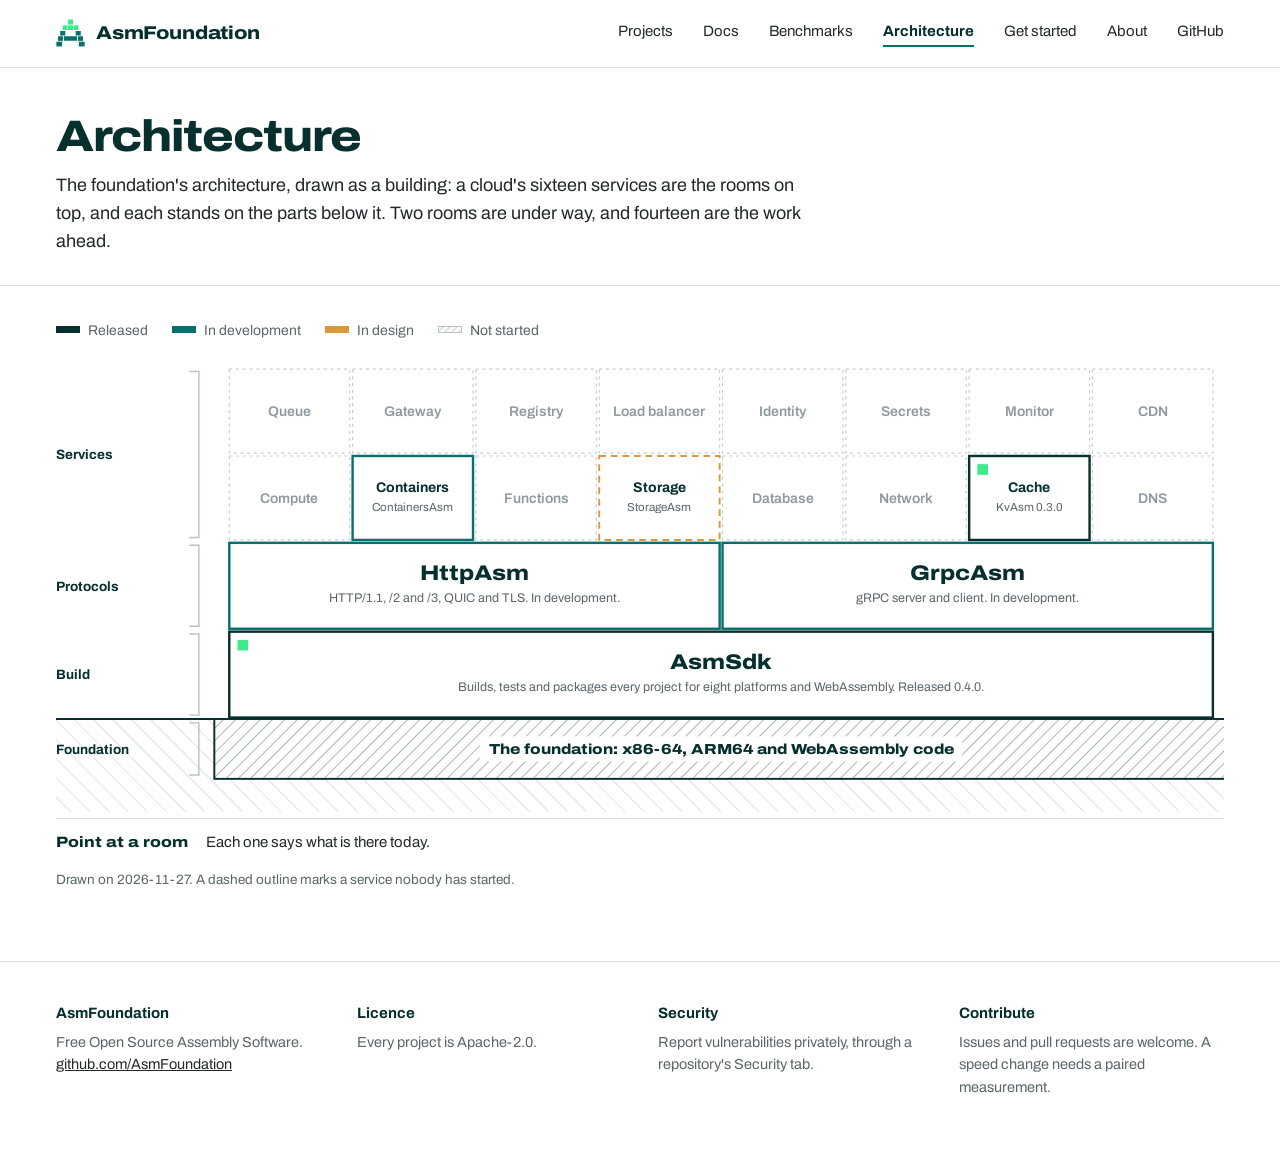
<file: architecture/index.html>
<!doctype html>
<html lang="en">
<head>
<meta charset="utf-8">
<meta name="viewport" content="width=device-width, initial-scale=1">
<title>Architecture - AsmFoundation</title>
<meta name="description" content="The foundation&#39;s architecture drawn as a building: the sixteen services a cloud is made of, which of them exist in assembly today, and the parts they stand on.">
<meta property="og:title" content="Architecture - AsmFoundation">
<!-- The line link previews print under the title is the same on every page, in the owner's words (2026-11-26):
     the page's own description above stays for search engines. -->
<meta property="og:description" content="Software written in assembly providing competitive FOSAS cloud/backend infrastructure with exceptional performance for any platform or container or programming language">
<meta property="og:site_name" content="AsmFoundation">
<meta property="og:type" content="website">
<meta property="og:url" content="https://asmfoundation.github.io/architecture/">
<!-- The link-preview card (X, LinkedIn, Slack, Discord, WhatsApp...): the page's own (its front matter's card,
     rendered by site/card/pages.cs), else the site's card (site/card/card.html). Crawlers resolve nothing
     relative, so its address is absolute; site/build.cs reads the width and height from the PNG itself.
     summary_large_image makes X draw it wide, with the page title laid over its bottom-left corner. -->
<meta property="og:image" content="https://asmfoundation.github.io/assets/cards/architecture.png">
<meta property="og:image:type" content="image/png">
<meta property="og:image:width" content="1200">
<meta property="og:image:height" content="630">
<meta property="og:image:alt" content="Architecture: the foundation drawn as a building, the sixteen services on top of the protocols, AsmSdk and machine code.">
<meta name="twitter:card" content="summary_large_image">
<!-- Teal, the owner's pick (2026-11-26): Discord colors a link's embed stripe with it. Chrome on Android and Safari
     tint their toolbar with the same tag, so phones show a teal bar; the owner accepted that. -->
<meta name="theme-color" content="#06706d">
<link rel="canonical" href="https://asmfoundation.github.io/architecture/">
<!-- favicon.ico and apple-touch-icon.png also sit at the site's root (site/root), where Slack and iPhones look
     for them; the SVG is the sharp one for browsers that take it. -->
<link rel="icon" href="../favicon.ico" sizes="48x48">
<link rel="icon" href="../assets/favicon.svg" type="image/svg+xml">
<link rel="apple-touch-icon" href="../apple-touch-icon.png">
<link rel="preload" href="../assets/fonts/archivo-latin.woff2" as="font" type="font/woff2" crossorigin>
<link rel="stylesheet" href="../assets/site.css">
</head>
<body class="architecture">
<a class="skip" href="#main">Skip to content</a>
<header class="wrap nav">
  <a class="brand" href="../"><svg class="logo-a" viewBox="236 204 782 746" width="29" height="28" aria-hidden="true"><rect class="m" x="559" y="214" width="135" height="135"/><rect class="m" x="414" y="372" width="129" height="125"/><rect class="m" x="559" y="372" width="135" height="125"/><rect class="m" x="712" y="372" width="127" height="125"/><rect class="t" x="349" y="524" width="138" height="121"/><rect class="t" x="766" y="524" width="138" height="121"/><rect class="t" x="288" y="665" width="139" height="124"/><rect class="t" x="451" y="665" width="351" height="121"/><rect class="t" x="826" y="665" width="139" height="124"/><rect class="t" x="246" y="811" width="156" height="129"/><rect class="t" x="850" y="811" width="158" height="129"/></svg>AsmFoundation</a>
  <nav class="links" aria-label="Site"><a class="l" href="../projects/">Projects</a><a class="l" href="../docs/">Docs</a><a class="l" href="../benchmarks/">Benchmarks</a><a class="l cur" href="../architecture/" aria-current="page">Architecture</a><a class="l" href="../get-started/">Get started</a><a class="l" href="../about/">About</a><a class="l" href="https://github.com/AsmFoundation">GitHub</a></nav>
</header>
<main id="main">
<div class="wrap ph"><h1>Architecture</h1><p>The foundation's architecture, drawn as a building: a cloud's sixteen services are the rooms on top, and each stands on the parts below it. Two rooms are under way, and fourteen are the work ahead.</p></div>
<div class="wrap pg"><div class="key" aria-label="Key"><span><i class="k rel"></i>Released</span><span><i class="k dev"></i>In development</span><span><i class="k des"></i>In design</span><span><i class="k none"></i>Not started</span></div><div class="elev-wrap"><svg class="elev" viewBox="0 0 1210 470" role="img" aria-label="Section drawing of the foundation: machine code at the bottom, AsmSdk above it, HttpAsm and GrpcAsm above that, and sixteen service rooms on top, of which Cache is released, Containers is in development and Storage is in design."><defs><pattern id="hatch" width="9" height="9" patternUnits="userSpaceOnUse" patternTransform="rotate(45)"><line x1="0" y1="0" x2="0" y2="9" stroke="#062f2e" stroke-width="1.3" opacity=".55"/></pattern><pattern id="earth" width="14" height="14" patternUnits="userSpaceOnUse" patternTransform="rotate(-45)"><line x1="0" y1="0" x2="0" y2="14" stroke="#b9c2c7" stroke-width="1"/></pattern></defs><g font-family="Archivo, sans-serif"><g class="room" tabindex="0" data-d="Compute: not started."><rect x="179.5" y="101.5" width="124.75" height="87" fill="#fff" stroke="#c3cbd0" stroke-width="1.2" stroke-dasharray="3 4"/><text x="241.88" y="150" text-anchor="middle" font-size="14.5" font-weight="600" fill="#8f9aa0" style="font-stretch:100%">Compute</text></g><g class="room" tabindex="0" data-d="Containers: ContainersAsm. In development: a container runtime and shim in assembly, and LinuxAsmOS, the stripped Linux its images run on."><rect x="307.25" y="101.5" width="124.75" height="87" fill="#fff" stroke="#06706d" stroke-width="2.5"/><text x="369.63" y="139" text-anchor="middle" font-size="14.5" font-weight="700" fill="#062f2e" style="font-stretch:100%">Containers</text><text x="369.63" y="159" text-anchor="middle" font-size="12" fill="#5b656b">ContainersAsm</text></g><g class="room" tabindex="0" data-d="Functions: not started."><rect x="435" y="101.5" width="124.75" height="87" fill="#fff" stroke="#c3cbd0" stroke-width="1.2" stroke-dasharray="3 4"/><text x="497.38" y="150" text-anchor="middle" font-size="14.5" font-weight="600" fill="#8f9aa0" style="font-stretch:100%">Functions</text></g><g class="room" tabindex="0" data-d="Storage: StorageAsm. In design: blob and S3-style object storage over gRPC, on its own NVMe engine."><rect x="562.75" y="101.5" width="124.75" height="87" fill="#fff" stroke="#d99a3c" stroke-width="2" stroke-dasharray="7 5"/><text x="625.13" y="139" text-anchor="middle" font-size="14.5" font-weight="700" fill="#062f2e" style="font-stretch:100%">Storage</text><text x="625.13" y="159" text-anchor="middle" font-size="12" fill="#5b656b">StorageAsm</text></g><g class="room" tabindex="0" data-d="Database: not started."><rect x="690.5" y="101.5" width="124.75" height="87" fill="#fff" stroke="#c3cbd0" stroke-width="1.2" stroke-dasharray="3 4"/><text x="752.88" y="150" text-anchor="middle" font-size="14.5" font-weight="600" fill="#8f9aa0" style="font-stretch:100%">Database</text></g><g class="room" tabindex="0" data-d="Network: not started."><rect x="818.25" y="101.5" width="124.75" height="87" fill="#fff" stroke="#c3cbd0" stroke-width="1.2" stroke-dasharray="3 4"/><text x="880.63" y="150" text-anchor="middle" font-size="14.5" font-weight="600" fill="#8f9aa0" style="font-stretch:100%">Network</text></g><g class="room" tabindex="0" data-d="Cache: KvAsm 0.3.0. Released: a gRPC key-value server, 1.76M GET/s on 1 core and 8.84M on 4."><rect x="946" y="101.5" width="124.75" height="87" fill="#fff" stroke="#062f2e" stroke-width="2.5"/><rect x="954.5" y="110" width="11" height="11" fill="#3eea8c"/><text x="1008.38" y="139" text-anchor="middle" font-size="14.5" font-weight="700" fill="#062f2e" style="font-stretch:100%">Cache</text><text x="1008.38" y="159" text-anchor="middle" font-size="12" fill="#5b656b">KvAsm 0.3.0</text></g><g class="room" tabindex="0" data-d="DNS: not started."><rect x="1073.75" y="101.5" width="124.75" height="87" fill="#fff" stroke="#c3cbd0" stroke-width="1.2" stroke-dasharray="3 4"/><text x="1136.13" y="150" text-anchor="middle" font-size="14.5" font-weight="600" fill="#8f9aa0" style="font-stretch:100%">DNS</text></g><g class="room" tabindex="0" data-d="Queue: not started."><rect x="179.5" y="11.5" width="124.75" height="87" fill="#fff" stroke="#c3cbd0" stroke-width="1.2" stroke-dasharray="3 4"/><text x="241.88" y="60" text-anchor="middle" font-size="14.5" font-weight="600" fill="#8f9aa0" style="font-stretch:100%">Queue</text></g><g class="room" tabindex="0" data-d="Gateway: not started."><rect x="307.25" y="11.5" width="124.75" height="87" fill="#fff" stroke="#c3cbd0" stroke-width="1.2" stroke-dasharray="3 4"/><text x="369.63" y="60" text-anchor="middle" font-size="14.5" font-weight="600" fill="#8f9aa0" style="font-stretch:100%">Gateway</text></g><g class="room" tabindex="0" data-d="Registry: not started."><rect x="435" y="11.5" width="124.75" height="87" fill="#fff" stroke="#c3cbd0" stroke-width="1.2" stroke-dasharray="3 4"/><text x="497.38" y="60" text-anchor="middle" font-size="14.5" font-weight="600" fill="#8f9aa0" style="font-stretch:100%">Registry</text></g><g class="room" tabindex="0" data-d="Load balancer: not started."><rect x="562.75" y="11.5" width="124.75" height="87" fill="#fff" stroke="#c3cbd0" stroke-width="1.2" stroke-dasharray="3 4"/><text x="625.13" y="60" text-anchor="middle" font-size="14.5" font-weight="600" fill="#8f9aa0" style="font-stretch:100%">Load balancer</text></g><g class="room" tabindex="0" data-d="Identity: not started."><rect x="690.5" y="11.5" width="124.75" height="87" fill="#fff" stroke="#c3cbd0" stroke-width="1.2" stroke-dasharray="3 4"/><text x="752.88" y="60" text-anchor="middle" font-size="14.5" font-weight="600" fill="#8f9aa0" style="font-stretch:100%">Identity</text></g><g class="room" tabindex="0" data-d="Secrets: not started."><rect x="818.25" y="11.5" width="124.75" height="87" fill="#fff" stroke="#c3cbd0" stroke-width="1.2" stroke-dasharray="3 4"/><text x="880.63" y="60" text-anchor="middle" font-size="14.5" font-weight="600" fill="#8f9aa0" style="font-stretch:100%">Secrets</text></g><g class="room" tabindex="0" data-d="Monitor: not started."><rect x="946" y="11.5" width="124.75" height="87" fill="#fff" stroke="#c3cbd0" stroke-width="1.2" stroke-dasharray="3 4"/><text x="1008.38" y="60" text-anchor="middle" font-size="14.5" font-weight="600" fill="#8f9aa0" style="font-stretch:100%">Monitor</text></g><g class="room" tabindex="0" data-d="CDN: not started."><rect x="1073.75" y="11.5" width="124.75" height="87" fill="#fff" stroke="#c3cbd0" stroke-width="1.2" stroke-dasharray="3 4"/><text x="1136.13" y="60" text-anchor="middle" font-size="14.5" font-weight="600" fill="#8f9aa0" style="font-stretch:100%">CDN</text></g><g class="room" tabindex="0" data-d="HttpAsm: In development: HTTP/1.1, /2 and /3, with QUIC and TLS of its own, as client and server."><rect x="179.5" y="191.5" width="508" height="89" fill="#fff" stroke="#06706d" stroke-width="2.5"/><text x="433.5" y="230" text-anchor="middle" font-size="22" font-weight="800" fill="#062f2e" style="font-stretch:116%">HttpAsm</text><text x="433.5" y="253" text-anchor="middle" font-size="13" fill="#5b656b">HTTP/1.1, /2 and /3, QUIC and TLS. In development.</text></g><g class="room" tabindex="0" data-d="GrpcAsm: In development: a gRPC server and client with NASM, C and .NET APIs."><rect x="690.5" y="191.5" width="508" height="89" fill="#fff" stroke="#06706d" stroke-width="2.5"/><text x="944.5" y="230" text-anchor="middle" font-size="22" font-weight="800" fill="#062f2e" style="font-stretch:116%">GrpcAsm</text><text x="944.5" y="253" text-anchor="middle" font-size="13" fill="#5b656b">gRPC server and client. In development.</text></g><g class="room" tabindex="0" data-d="AsmSdk: Released 0.4.0: builds, tests and packages assembly for eight platforms and WebAssembly with dotnet build, and writes its C# bindings."><rect x="179.5" y="283.5" width="1019" height="89" fill="#fff" stroke="#062f2e" stroke-width="2.5"/><rect x="188" y="292" width="11" height="11" fill="#3eea8c"/><text x="689" y="322" text-anchor="middle" font-size="22" font-weight="800" fill="#062f2e" style="font-stretch:116%">AsmSdk</text><text x="689" y="345" text-anchor="middle" font-size="13" fill="#5b656b">Builds, tests and packages every project for eight platforms and WebAssembly. Released 0.4.0.</text></g><rect x="0" y="374" width="1210" height="96" fill="url(#earth)"/><line x1="0" y1="374" x2="1210" y2="374" stroke="#062f2e" stroke-width="2"/><rect x="164" y="374" width="1050" height="62" fill="#fff"/><rect x="164" y="374" width="1050" height="62" fill="url(#hatch)" stroke="#062f2e" stroke-width="2"/><rect x="439" y="392" width="500" height="26" fill="#fff"/><text x="689" y="410" text-anchor="middle" font-size="15" font-weight="800" fill="#062f2e" style="font-stretch:116%">The foundation: x86-64, ARM64 and WebAssembly code</text><text x="0" y="105" font-size="14" font-weight="700" fill="#062f2e">Services</text><path d="M138 14 h10 V186 h-10" fill="none" stroke="#b9c2c7" stroke-width="1.5"/><text x="0" y="241" font-size="14" font-weight="700" fill="#062f2e">Protocols</text><path d="M138 194 h10 V278 h-10" fill="none" stroke="#b9c2c7" stroke-width="1.5"/><text x="0" y="333" font-size="14" font-weight="700" fill="#062f2e">Build</text><path d="M138 286 h10 V370 h-10" fill="none" stroke="#b9c2c7" stroke-width="1.5"/><text x="0" y="410" font-size="14" font-weight="700" fill="#062f2e">Foundation</text><path d="M138 378 h10 V432 h-10" fill="none" stroke="#b9c2c7" stroke-width="1.5"/></g></svg></div><div class="readout2" id="ro" aria-live="polite"><b>Point at a room</b><span>Each one says what is there today.</span></div><p class="drawn">Drawn on 2026-11-27. A dashed outline marks a service nobody has started.</p></div>

</main>
<footer><div class="wrap row">
  <div><b>AsmFoundation</b>Free Open Source Assembly Software.<br><a href="https://github.com/AsmFoundation">github.com/AsmFoundation</a></div>
  <div><b>Licence</b>Every project is Apache-2.0.</div>
  <div><b>Security</b>Report vulnerabilities privately, through a repository's Security tab.</div>
  <div><b>Contribute</b>Issues and pull requests are welcome. A speed change needs a paired measurement.</div>
</div></footer>
<script src="../assets/site.js"></script>

</body>
</html>
</file>
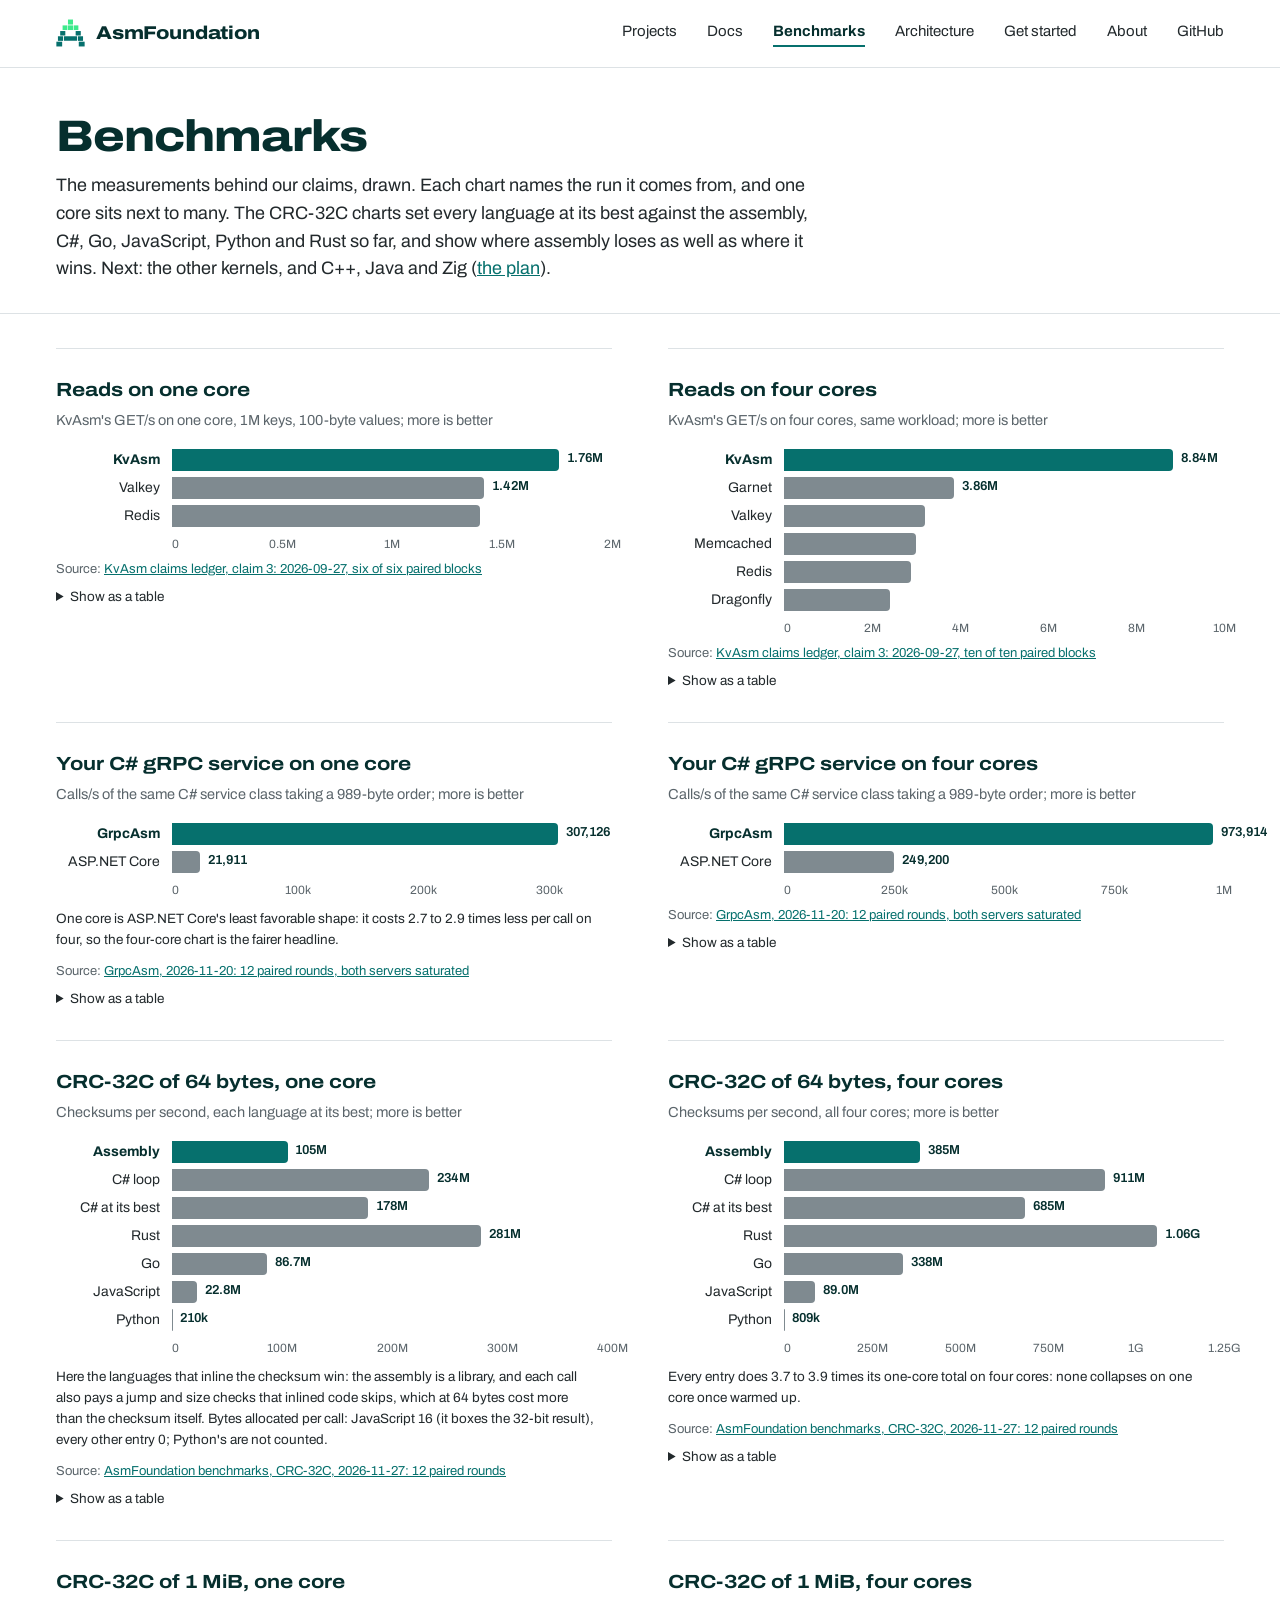
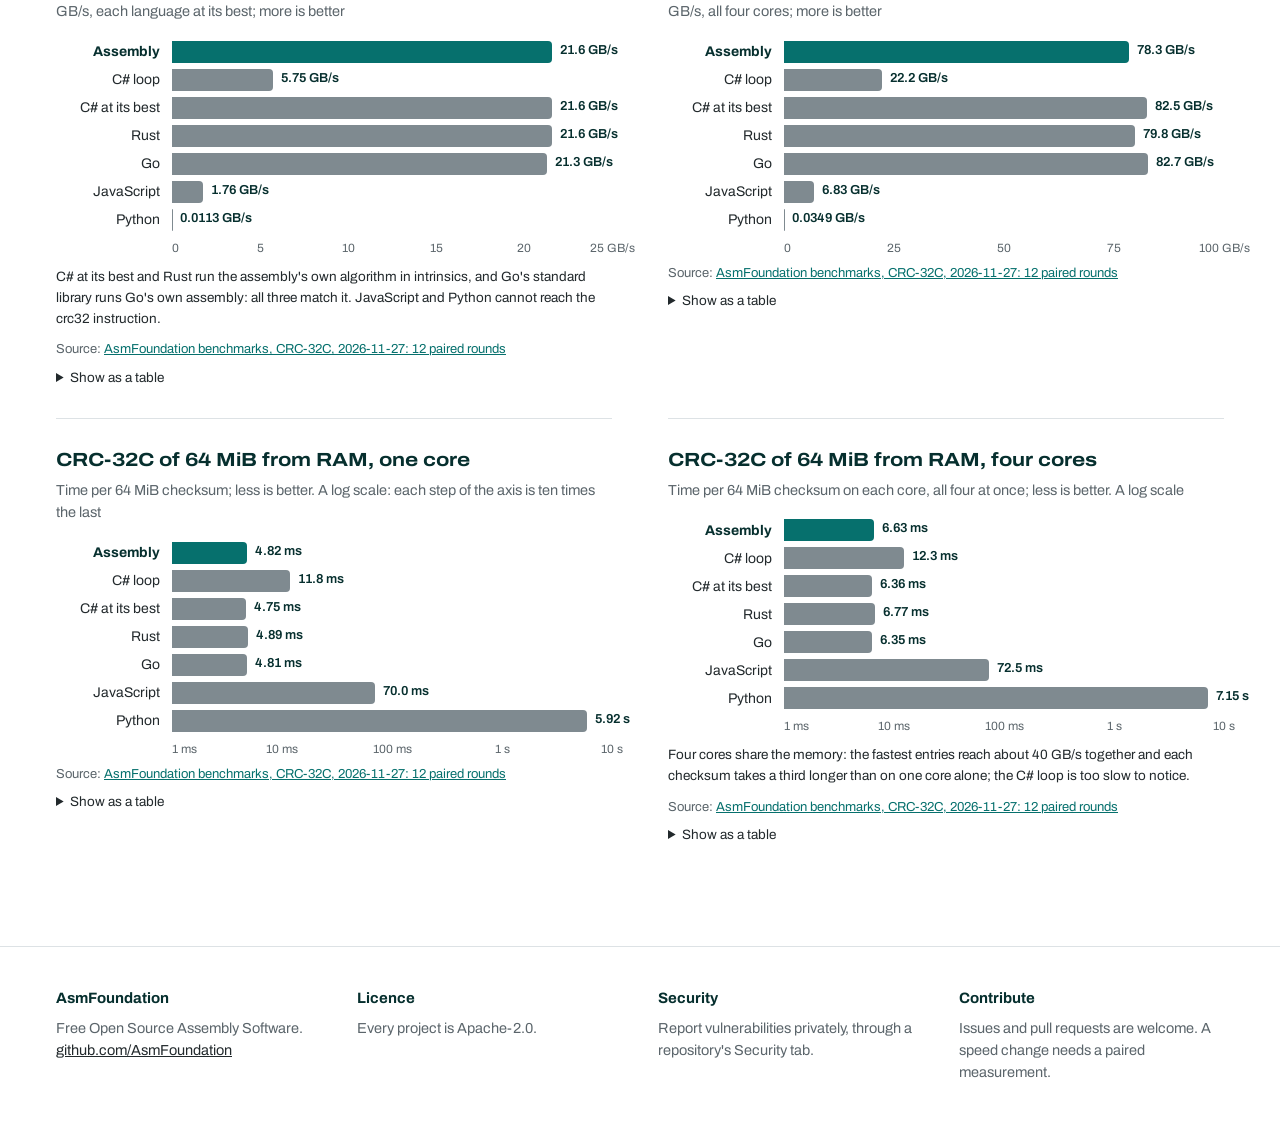
<file: benchmarks/index.html>
<!doctype html>
<html lang="en">
<head>
<meta charset="utf-8">
<meta name="viewport" content="width=device-width, initial-scale=1">
<title>Benchmarks - AsmFoundation</title>
<meta name="description" content="AsmFoundation&#39;s measurements, drawn: one core next to many, against the best-known alternatives, including where assembly loses.">
<meta property="og:title" content="Benchmarks - AsmFoundation">
<!-- The line link previews print under the title is the same on every page, in the owner's words (2026-11-26):
     the page's own description above stays for search engines. -->
<meta property="og:description" content="Software written in assembly providing competitive FOSAS cloud/backend infrastructure with exceptional performance for any platform or container or programming language">
<meta property="og:site_name" content="AsmFoundation">
<meta property="og:type" content="website">
<meta property="og:url" content="https://asmfoundation.github.io/benchmarks/">
<!-- The link-preview card (X, LinkedIn, Slack, Discord, WhatsApp...): the page's own (its front matter's card,
     rendered by site/card/pages.cs), else the site's card (site/card/card.html). Crawlers resolve nothing
     relative, so its address is absolute; site/build.cs reads the width and height from the PNG itself.
     summary_large_image makes X draw it wide, with the page title laid over its bottom-left corner. -->
<meta property="og:image" content="https://asmfoundation.github.io/assets/cards/benchmarks.png">
<meta property="og:image:type" content="image/png">
<meta property="og:image:width" content="1200">
<meta property="og:image:height" content="630">
<meta property="og:image:alt" content="Benchmarks: KvAsm&#39;s reads on one core and on four cores, beside Valkey, Redis, Garnet, Memcached and Dragonfly.">
<meta name="twitter:card" content="summary_large_image">
<!-- Teal, the owner's pick (2026-11-26): Discord colors a link's embed stripe with it. Chrome on Android and Safari
     tint their toolbar with the same tag, so phones show a teal bar; the owner accepted that. -->
<meta name="theme-color" content="#06706d">
<link rel="canonical" href="https://asmfoundation.github.io/benchmarks/">
<!-- favicon.ico and apple-touch-icon.png also sit at the site's root (site/root), where Slack and iPhones look
     for them; the SVG is the sharp one for browsers that take it. -->
<link rel="icon" href="../favicon.ico" sizes="48x48">
<link rel="icon" href="../assets/favicon.svg" type="image/svg+xml">
<link rel="apple-touch-icon" href="../apple-touch-icon.png">
<link rel="preload" href="../assets/fonts/archivo-latin.woff2" as="font" type="font/woff2" crossorigin>
<link rel="stylesheet" href="../assets/site.css">
</head>
<body class="benchmarks">
<a class="skip" href="#main">Skip to content</a>
<header class="wrap nav">
  <a class="brand" href="../"><svg class="logo-a" viewBox="236 204 782 746" width="29" height="28" aria-hidden="true"><rect class="m" x="559" y="214" width="135" height="135"/><rect class="m" x="414" y="372" width="129" height="125"/><rect class="m" x="559" y="372" width="135" height="125"/><rect class="m" x="712" y="372" width="127" height="125"/><rect class="t" x="349" y="524" width="138" height="121"/><rect class="t" x="766" y="524" width="138" height="121"/><rect class="t" x="288" y="665" width="139" height="124"/><rect class="t" x="451" y="665" width="351" height="121"/><rect class="t" x="826" y="665" width="139" height="124"/><rect class="t" x="246" y="811" width="156" height="129"/><rect class="t" x="850" y="811" width="158" height="129"/></svg>AsmFoundation</a>
  <nav class="links" aria-label="Site"><a class="l" href="../projects/">Projects</a><a class="l" href="../docs/">Docs</a><a class="l cur" href="../benchmarks/" aria-current="page">Benchmarks</a><a class="l" href="../architecture/">Architecture</a><a class="l" href="../get-started/">Get started</a><a class="l" href="../about/">About</a><a class="l" href="https://github.com/AsmFoundation">GitHub</a></nav>
</header>
<main id="main">
<div class="wrap ph"><h1>Benchmarks</h1><p>The measurements behind our claims, drawn. Each chart names the run it comes from, and one core sits next to many. The CRC-32C charts set every language at its best against the assembly, C#, Go, JavaScript, Python and Rust so far, and show where assembly loses as well as where it wins. Next: the other kernels, and C++, Java and Zig (<a href="https://github.com/AsmFoundation/AsmFoundation/blob/main/benchmarks/README.md">the plan</a>).</p></div>
<div class="wrap pg"><div class="charts"><section class="chart" id="reads-on-one-core"><h2>Reads on one core</h2><p class="q">KvAsm&#39;s GET/s on one core, 1M keys, 100-byte values; more is better</p><div class="bars"><div class="lab hl">KvAsm</div><div class="track" data-tip="KvAsm: 1.76M"><div class="bar hl" style="width:88%"></div><span class="val" style="left:calc(88% + 8px)">1.76M</span></div><div class="lab">Valkey</div><div class="track" data-tip="Valkey: 1.42M"><div class="bar" style="width:71%"></div><span class="val" style="left:calc(71% + 8px)">1.42M</span></div><div class="lab">Redis</div><div class="track" data-tip="Redis: 1.40M"><div class="bar" style="width:70%"></div></div></div><div class="axis" aria-hidden="true"><div></div><div><span style="left:0%">0</span><span style="left:25%">0.5M</span><span style="left:50%">1M</span><span style="left:75%">1.5M</span><span style="left:100%">2M</span></div></div><p class="src">Source: <a href="https://github.com/AsmFoundation/KvAsm/blob/main/docs/CLAIMS.md">KvAsm claims ledger, claim 3: 2026-09-27, six of six paired blocks</a></p><details><summary>Show as a table</summary><table><tr><td>KvAsm</td><td>1.76M</td></tr><tr><td>Valkey</td><td>1.42M</td></tr><tr><td>Redis</td><td>1.40M</td></tr></table></details></section><section class="chart" id="reads-on-four-cores"><h2>Reads on four cores</h2><p class="q">KvAsm&#39;s GET/s on four cores, same workload; more is better</p><div class="bars"><div class="lab hl">KvAsm</div><div class="track" data-tip="KvAsm: 8.84M"><div class="bar hl" style="width:88.4%"></div><span class="val" style="left:calc(88.4% + 8px)">8.84M</span></div><div class="lab">Garnet</div><div class="track" data-tip="Garnet: 3.86M"><div class="bar" style="width:38.6%"></div><span class="val" style="left:calc(38.6% + 8px)">3.86M</span></div><div class="lab">Valkey</div><div class="track" data-tip="Valkey: 3.20M"><div class="bar" style="width:32%"></div></div><div class="lab">Memcached</div><div class="track" data-tip="Memcached: 3.01M"><div class="bar" style="width:30.1%"></div></div><div class="lab">Redis</div><div class="track" data-tip="Redis: 2.88M"><div class="bar" style="width:28.8%"></div></div><div class="lab">Dragonfly</div><div class="track" data-tip="Dragonfly: 2.40M"><div class="bar" style="width:24%"></div></div></div><div class="axis" aria-hidden="true"><div></div><div><span style="left:0%">0</span><span style="left:20%">2M</span><span style="left:40%">4M</span><span style="left:60%">6M</span><span style="left:80%">8M</span><span style="left:100%">10M</span></div></div><p class="src">Source: <a href="https://github.com/AsmFoundation/KvAsm/blob/main/docs/CLAIMS.md">KvAsm claims ledger, claim 3: 2026-09-27, ten of ten paired blocks</a></p><details><summary>Show as a table</summary><table><tr><td>KvAsm</td><td>8.84M</td></tr><tr><td>Garnet</td><td>3.86M</td></tr><tr><td>Valkey</td><td>3.20M</td></tr><tr><td>Memcached</td><td>3.01M</td></tr><tr><td>Redis</td><td>2.88M</td></tr><tr><td>Dragonfly</td><td>2.40M</td></tr></table></details></section><section class="chart" id="your-c-grpc-service-on-one-core"><h2>Your C# gRPC service on one core</h2><p class="q">Calls/s of the same C# service class taking a 989-byte order; more is better</p><div class="bars"><div class="lab hl">GrpcAsm</div><div class="track" data-tip="GrpcAsm: 307,126"><div class="bar hl" style="width:87.75%"></div><span class="val" style="left:calc(87.75% + 8px)">307,126</span></div><div class="lab">ASP.NET Core</div><div class="track" data-tip="ASP.NET Core: 21,911"><div class="bar" style="width:6.26%"></div><span class="val" style="left:calc(6.26% + 8px)">21,911</span></div></div><div class="axis" aria-hidden="true"><div></div><div><span style="left:0%">0</span><span style="left:28.57%">100k</span><span style="left:57.14%">200k</span><span style="left:85.71%">300k</span></div></div><p class="note">One core is ASP.NET Core&#39;s least favorable shape: it costs 2.7 to 2.9 times less per call on four, so the four-core chart is the fairer headline.</p><p class="src">Source: <a href="https://github.com/AsmFoundation/GrpcAsm/blob/main/benchmarks/endtoend/2026-11-20-aspnet/README.md">GrpcAsm, 2026-11-20: 12 paired rounds, both servers saturated</a></p><details><summary>Show as a table</summary><table><tr><td>GrpcAsm</td><td>307,126</td></tr><tr><td>ASP.NET Core</td><td>21,911</td></tr></table></details></section><section class="chart" id="your-c-grpc-service-on-four-cores"><h2>Your C# gRPC service on four cores</h2><p class="q">Calls/s of the same C# service class taking a 989-byte order; more is better</p><div class="bars"><div class="lab hl">GrpcAsm</div><div class="track" data-tip="GrpcAsm: 973,914"><div class="bar hl" style="width:97.39%"></div><span class="val" style="left:calc(97.39% + 8px)">973,914</span></div><div class="lab">ASP.NET Core</div><div class="track" data-tip="ASP.NET Core: 249,200"><div class="bar" style="width:24.92%"></div><span class="val" style="left:calc(24.92% + 8px)">249,200</span></div></div><div class="axis" aria-hidden="true"><div></div><div><span style="left:0%">0</span><span style="left:25%">250k</span><span style="left:50%">500k</span><span style="left:75%">750k</span><span style="left:100%">1M</span></div></div><p class="src">Source: <a href="https://github.com/AsmFoundation/GrpcAsm/blob/main/benchmarks/endtoend/2026-11-20-aspnet/README.md">GrpcAsm, 2026-11-20: 12 paired rounds, both servers saturated</a></p><details><summary>Show as a table</summary><table><tr><td>GrpcAsm</td><td>973,914</td></tr><tr><td>ASP.NET Core</td><td>249,200</td></tr></table></details></section><section class="chart" id="crc-32c-of-64-bytes-one-core"><h2>CRC-32C of 64 bytes, one core</h2><p class="q">Checksums per second, each language at its best; more is better</p><div class="bars"><div class="lab hl">Assembly</div><div class="track" data-tip="Assembly: 105M"><div class="bar hl" style="width:26.25%"></div><span class="val" style="left:calc(26.25% + 8px)">105M</span></div><div class="lab">C# loop</div><div class="track" data-tip="C# loop: 234M"><div class="bar" style="width:58.5%"></div><span class="val" style="left:calc(58.5% + 8px)">234M</span></div><div class="lab">C# at its best</div><div class="track" data-tip="C# at its best: 178M"><div class="bar" style="width:44.5%"></div><span class="val" style="left:calc(44.5% + 8px)">178M</span></div><div class="lab">Rust</div><div class="track" data-tip="Rust: 281M"><div class="bar" style="width:70.25%"></div><span class="val" style="left:calc(70.25% + 8px)">281M</span></div><div class="lab">Go</div><div class="track" data-tip="Go: 86.7M"><div class="bar" style="width:21.68%"></div><span class="val" style="left:calc(21.68% + 8px)">86.7M</span></div><div class="lab">JavaScript</div><div class="track" data-tip="JavaScript: 22.8M"><div class="bar" style="width:5.7%"></div><span class="val" style="left:calc(5.7% + 8px)">22.8M</span></div><div class="lab">Python</div><div class="track" data-tip="Python: 210k"><div class="bar" style="width:0.05%"></div><span class="val" style="left:calc(0.05% + 8px)">210k</span></div></div><div class="axis" aria-hidden="true"><div></div><div><span style="left:0%">0</span><span style="left:25%">100M</span><span style="left:50%">200M</span><span style="left:75%">300M</span><span style="left:100%">400M</span></div></div><p class="note">Here the languages that inline the checksum win: the assembly is a library, and each call also pays a jump and size checks that inlined code skips, which at 64 bytes cost more than the checksum itself. Bytes allocated per call: JavaScript 16 (it boxes the 32-bit result), every other entry 0; Python&#39;s are not counted.</p><p class="src">Source: <a href="https://github.com/AsmFoundation/AsmFoundation/tree/main/benchmarks/results/2026-11-27-i9-13900K-crc32c">AsmFoundation benchmarks, CRC-32C, 2026-11-27: 12 paired rounds</a></p><details><summary>Show as a table</summary><table><tr><td>Assembly</td><td>105M</td></tr><tr><td>C# loop</td><td>234M</td></tr><tr><td>C# at its best</td><td>178M</td></tr><tr><td>Rust</td><td>281M</td></tr><tr><td>Go</td><td>86.7M</td></tr><tr><td>JavaScript</td><td>22.8M</td></tr><tr><td>Python</td><td>210k</td></tr></table></details></section><section class="chart" id="crc-32c-of-64-bytes-four-cores"><h2>CRC-32C of 64 bytes, four cores</h2><p class="q">Checksums per second, all four cores; more is better</p><div class="bars"><div class="lab hl">Assembly</div><div class="track" data-tip="Assembly: 385M"><div class="bar hl" style="width:30.8%"></div><span class="val" style="left:calc(30.8% + 8px)">385M</span></div><div class="lab">C# loop</div><div class="track" data-tip="C# loop: 911M"><div class="bar" style="width:72.88%"></div><span class="val" style="left:calc(72.88% + 8px)">911M</span></div><div class="lab">C# at its best</div><div class="track" data-tip="C# at its best: 685M"><div class="bar" style="width:54.8%"></div><span class="val" style="left:calc(54.8% + 8px)">685M</span></div><div class="lab">Rust</div><div class="track" data-tip="Rust: 1.06G"><div class="bar" style="width:84.8%"></div><span class="val" style="left:calc(84.8% + 8px)">1.06G</span></div><div class="lab">Go</div><div class="track" data-tip="Go: 338M"><div class="bar" style="width:27.04%"></div><span class="val" style="left:calc(27.04% + 8px)">338M</span></div><div class="lab">JavaScript</div><div class="track" data-tip="JavaScript: 89.0M"><div class="bar" style="width:7.12%"></div><span class="val" style="left:calc(7.12% + 8px)">89.0M</span></div><div class="lab">Python</div><div class="track" data-tip="Python: 809k"><div class="bar" style="width:0.06%"></div><span class="val" style="left:calc(0.06% + 8px)">809k</span></div></div><div class="axis" aria-hidden="true"><div></div><div><span style="left:0%">0</span><span style="left:20%">250M</span><span style="left:40%">500M</span><span style="left:60%">750M</span><span style="left:80%">1G</span><span style="left:100%">1.25G</span></div></div><p class="note">Every entry does 3.7 to 3.9 times its one-core total on four cores: none collapses on one core once warmed up.</p><p class="src">Source: <a href="https://github.com/AsmFoundation/AsmFoundation/tree/main/benchmarks/results/2026-11-27-i9-13900K-crc32c">AsmFoundation benchmarks, CRC-32C, 2026-11-27: 12 paired rounds</a></p><details><summary>Show as a table</summary><table><tr><td>Assembly</td><td>385M</td></tr><tr><td>C# loop</td><td>911M</td></tr><tr><td>C# at its best</td><td>685M</td></tr><tr><td>Rust</td><td>1.06G</td></tr><tr><td>Go</td><td>338M</td></tr><tr><td>JavaScript</td><td>89.0M</td></tr><tr><td>Python</td><td>809k</td></tr></table></details></section><section class="chart" id="crc-32c-of-1-mib-one-core"><h2>CRC-32C of 1 MiB, one core</h2><p class="q">GB/s, each language at its best; more is better</p><div class="bars"><div class="lab hl">Assembly</div><div class="track" data-tip="Assembly: 21.6 GB/s"><div class="bar hl" style="width:86.4%"></div><span class="val" style="left:calc(86.4% + 8px)">21.6 GB/s</span></div><div class="lab">C# loop</div><div class="track" data-tip="C# loop: 5.75 GB/s"><div class="bar" style="width:23%"></div><span class="val" style="left:calc(23% + 8px)">5.75 GB/s</span></div><div class="lab">C# at its best</div><div class="track" data-tip="C# at its best: 21.6 GB/s"><div class="bar" style="width:86.4%"></div><span class="val" style="left:calc(86.4% + 8px)">21.6 GB/s</span></div><div class="lab">Rust</div><div class="track" data-tip="Rust: 21.6 GB/s"><div class="bar" style="width:86.4%"></div><span class="val" style="left:calc(86.4% + 8px)">21.6 GB/s</span></div><div class="lab">Go</div><div class="track" data-tip="Go: 21.3 GB/s"><div class="bar" style="width:85.2%"></div><span class="val" style="left:calc(85.2% + 8px)">21.3 GB/s</span></div><div class="lab">JavaScript</div><div class="track" data-tip="JavaScript: 1.76 GB/s"><div class="bar" style="width:7.04%"></div><span class="val" style="left:calc(7.04% + 8px)">1.76 GB/s</span></div><div class="lab">Python</div><div class="track" data-tip="Python: 0.0113 GB/s"><div class="bar" style="width:0.05%"></div><span class="val" style="left:calc(0.05% + 8px)">0.0113 GB/s</span></div></div><div class="axis" aria-hidden="true"><div></div><div><span style="left:0%">0</span><span style="left:20%">5</span><span style="left:40%">10</span><span style="left:60%">15</span><span style="left:80%">20</span><span style="left:100%">25 GB/s</span></div></div><p class="note">C# at its best and Rust run the assembly&#39;s own algorithm in intrinsics, and Go&#39;s standard library runs Go&#39;s own assembly: all three match it. JavaScript and Python cannot reach the crc32 instruction.</p><p class="src">Source: <a href="https://github.com/AsmFoundation/AsmFoundation/tree/main/benchmarks/results/2026-11-27-i9-13900K-crc32c">AsmFoundation benchmarks, CRC-32C, 2026-11-27: 12 paired rounds</a></p><details><summary>Show as a table</summary><table><tr><td>Assembly</td><td>21.6 GB/s</td></tr><tr><td>C# loop</td><td>5.75 GB/s</td></tr><tr><td>C# at its best</td><td>21.6 GB/s</td></tr><tr><td>Rust</td><td>21.6 GB/s</td></tr><tr><td>Go</td><td>21.3 GB/s</td></tr><tr><td>JavaScript</td><td>1.76 GB/s</td></tr><tr><td>Python</td><td>0.0113 GB/s</td></tr></table></details></section><section class="chart" id="crc-32c-of-1-mib-four-cores"><h2>CRC-32C of 1 MiB, four cores</h2><p class="q">GB/s, all four cores; more is better</p><div class="bars"><div class="lab hl">Assembly</div><div class="track" data-tip="Assembly: 78.3 GB/s"><div class="bar hl" style="width:78.3%"></div><span class="val" style="left:calc(78.3% + 8px)">78.3 GB/s</span></div><div class="lab">C# loop</div><div class="track" data-tip="C# loop: 22.2 GB/s"><div class="bar" style="width:22.2%"></div><span class="val" style="left:calc(22.2% + 8px)">22.2 GB/s</span></div><div class="lab">C# at its best</div><div class="track" data-tip="C# at its best: 82.5 GB/s"><div class="bar" style="width:82.5%"></div><span class="val" style="left:calc(82.5% + 8px)">82.5 GB/s</span></div><div class="lab">Rust</div><div class="track" data-tip="Rust: 79.8 GB/s"><div class="bar" style="width:79.8%"></div><span class="val" style="left:calc(79.8% + 8px)">79.8 GB/s</span></div><div class="lab">Go</div><div class="track" data-tip="Go: 82.7 GB/s"><div class="bar" style="width:82.7%"></div><span class="val" style="left:calc(82.7% + 8px)">82.7 GB/s</span></div><div class="lab">JavaScript</div><div class="track" data-tip="JavaScript: 6.83 GB/s"><div class="bar" style="width:6.83%"></div><span class="val" style="left:calc(6.83% + 8px)">6.83 GB/s</span></div><div class="lab">Python</div><div class="track" data-tip="Python: 0.0349 GB/s"><div class="bar" style="width:0.03%"></div><span class="val" style="left:calc(0.03% + 8px)">0.0349 GB/s</span></div></div><div class="axis" aria-hidden="true"><div></div><div><span style="left:0%">0</span><span style="left:25%">25</span><span style="left:50%">50</span><span style="left:75%">75</span><span style="left:100%">100 GB/s</span></div></div><p class="src">Source: <a href="https://github.com/AsmFoundation/AsmFoundation/tree/main/benchmarks/results/2026-11-27-i9-13900K-crc32c">AsmFoundation benchmarks, CRC-32C, 2026-11-27: 12 paired rounds</a></p><details><summary>Show as a table</summary><table><tr><td>Assembly</td><td>78.3 GB/s</td></tr><tr><td>C# loop</td><td>22.2 GB/s</td></tr><tr><td>C# at its best</td><td>82.5 GB/s</td></tr><tr><td>Rust</td><td>79.8 GB/s</td></tr><tr><td>Go</td><td>82.7 GB/s</td></tr><tr><td>JavaScript</td><td>6.83 GB/s</td></tr><tr><td>Python</td><td>0.0349 GB/s</td></tr></table></details></section><section class="chart" id="crc-32c-of-64-mib-from-ram-one-core"><h2>CRC-32C of 64 MiB from RAM, one core</h2><p class="q">Time per 64 MiB checksum; less is better. A log scale: each step of the axis is ten times the last</p><div class="bars"><div class="lab hl">Assembly</div><div class="track" data-tip="Assembly: 4.82 ms"><div class="bar hl" style="width:17.08%"></div><span class="val" style="left:calc(17.08% + 8px)">4.82 ms</span></div><div class="lab">C# loop</div><div class="track" data-tip="C# loop: 11.8 ms"><div class="bar" style="width:26.8%"></div><span class="val" style="left:calc(26.8% + 8px)">11.8 ms</span></div><div class="lab">C# at its best</div><div class="track" data-tip="C# at its best: 4.75 ms"><div class="bar" style="width:16.92%"></div><span class="val" style="left:calc(16.92% + 8px)">4.75 ms</span></div><div class="lab">Rust</div><div class="track" data-tip="Rust: 4.89 ms"><div class="bar" style="width:17.23%"></div><span class="val" style="left:calc(17.23% + 8px)">4.89 ms</span></div><div class="lab">Go</div><div class="track" data-tip="Go: 4.81 ms"><div class="bar" style="width:17.05%"></div><span class="val" style="left:calc(17.05% + 8px)">4.81 ms</span></div><div class="lab">JavaScript</div><div class="track" data-tip="JavaScript: 70.0 ms"><div class="bar" style="width:46.13%"></div><span class="val" style="left:calc(46.13% + 8px)">70.0 ms</span></div><div class="lab">Python</div><div class="track" data-tip="Python: 5.92 s"><div class="bar" style="width:94.31%"></div><span class="val" style="left:calc(94.31% + 8px)">5.92 s</span></div></div><div class="axis" aria-hidden="true"><div></div><div><span style="left:0%">1 ms</span><span style="left:25%">10 ms</span><span style="left:50%">100 ms</span><span style="left:75%">1 s</span><span style="left:100%">10 s</span></div></div><p class="src">Source: <a href="https://github.com/AsmFoundation/AsmFoundation/tree/main/benchmarks/results/2026-11-27-i9-13900K-crc32c">AsmFoundation benchmarks, CRC-32C, 2026-11-27: 12 paired rounds</a></p><details><summary>Show as a table</summary><table><tr><td>Assembly</td><td>4.82 ms</td></tr><tr><td>C# loop</td><td>11.8 ms</td></tr><tr><td>C# at its best</td><td>4.75 ms</td></tr><tr><td>Rust</td><td>4.89 ms</td></tr><tr><td>Go</td><td>4.81 ms</td></tr><tr><td>JavaScript</td><td>70.0 ms</td></tr><tr><td>Python</td><td>5.92 s</td></tr></table></details></section><section class="chart" id="crc-32c-of-64-mib-from-ram-four-cores"><h2>CRC-32C of 64 MiB from RAM, four cores</h2><p class="q">Time per 64 MiB checksum on each core, all four at once; less is better. A log scale</p><div class="bars"><div class="lab hl">Assembly</div><div class="track" data-tip="Assembly: 6.63 ms"><div class="bar hl" style="width:20.54%"></div><span class="val" style="left:calc(20.54% + 8px)">6.63 ms</span></div><div class="lab">C# loop</div><div class="track" data-tip="C# loop: 12.3 ms"><div class="bar" style="width:27.25%"></div><span class="val" style="left:calc(27.25% + 8px)">12.3 ms</span></div><div class="lab">C# at its best</div><div class="track" data-tip="C# at its best: 6.36 ms"><div class="bar" style="width:20.09%"></div><span class="val" style="left:calc(20.09% + 8px)">6.36 ms</span></div><div class="lab">Rust</div><div class="track" data-tip="Rust: 6.77 ms"><div class="bar" style="width:20.76%"></div><span class="val" style="left:calc(20.76% + 8px)">6.77 ms</span></div><div class="lab">Go</div><div class="track" data-tip="Go: 6.35 ms"><div class="bar" style="width:20.07%"></div><span class="val" style="left:calc(20.07% + 8px)">6.35 ms</span></div><div class="lab">JavaScript</div><div class="track" data-tip="JavaScript: 72.5 ms"><div class="bar" style="width:46.51%"></div><span class="val" style="left:calc(46.51% + 8px)">72.5 ms</span></div><div class="lab">Python</div><div class="track" data-tip="Python: 7.15 s"><div class="bar" style="width:96.36%"></div><span class="val" style="left:calc(96.36% + 8px)">7.15 s</span></div></div><div class="axis" aria-hidden="true"><div></div><div><span style="left:0%">1 ms</span><span style="left:25%">10 ms</span><span style="left:50%">100 ms</span><span style="left:75%">1 s</span><span style="left:100%">10 s</span></div></div><p class="note">Four cores share the memory: the fastest entries reach about 40 GB/s together and each checksum takes a third longer than on one core alone; the C# loop is too slow to notice.</p><p class="src">Source: <a href="https://github.com/AsmFoundation/AsmFoundation/tree/main/benchmarks/results/2026-11-27-i9-13900K-crc32c">AsmFoundation benchmarks, CRC-32C, 2026-11-27: 12 paired rounds</a></p><details><summary>Show as a table</summary><table><tr><td>Assembly</td><td>6.63 ms</td></tr><tr><td>C# loop</td><td>12.3 ms</td></tr><tr><td>C# at its best</td><td>6.36 ms</td></tr><tr><td>Rust</td><td>6.77 ms</td></tr><tr><td>Go</td><td>6.35 ms</td></tr><tr><td>JavaScript</td><td>72.5 ms</td></tr><tr><td>Python</td><td>7.15 s</td></tr></table></details></section></div></div>

</main>
<footer><div class="wrap row">
  <div><b>AsmFoundation</b>Free Open Source Assembly Software.<br><a href="https://github.com/AsmFoundation">github.com/AsmFoundation</a></div>
  <div><b>Licence</b>Every project is Apache-2.0.</div>
  <div><b>Security</b>Report vulnerabilities privately, through a repository's Security tab.</div>
  <div><b>Contribute</b>Issues and pull requests are welcome. A speed change needs a paired measurement.</div>
</div></footer>
<script src="../assets/site.js"></script>

</body>
</html>
</file>
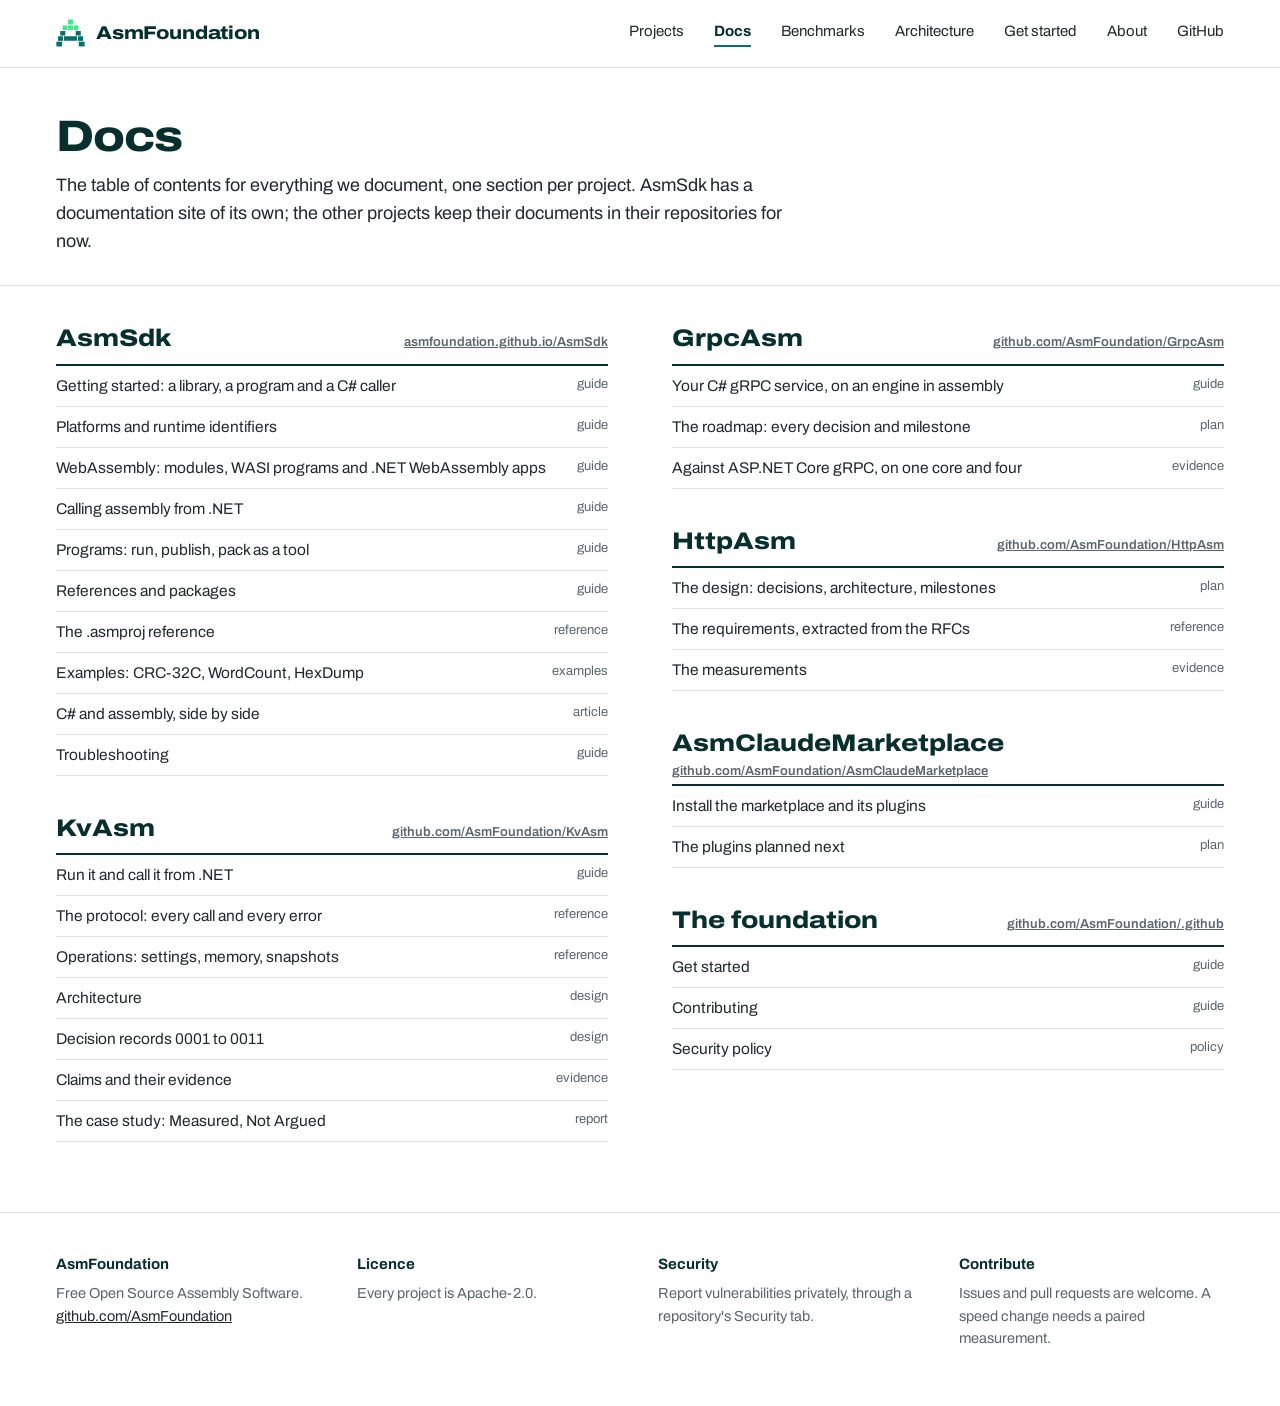
<file: docs/index.html>
<!doctype html>
<html lang="en">
<head>
<meta charset="utf-8">
<meta name="viewport" content="width=device-width, initial-scale=1">
<title>Docs - AsmFoundation</title>
<meta name="description" content="The table of contents for everything AsmFoundation documents, one section per project.">
<meta property="og:title" content="Docs - AsmFoundation">
<!-- The line link previews print under the title is the same on every page, in the owner's words (2026-11-26):
     the page's own description above stays for search engines. -->
<meta property="og:description" content="Software written in assembly providing competitive FOSAS cloud/backend infrastructure with exceptional performance for any platform or container or programming language">
<meta property="og:site_name" content="AsmFoundation">
<meta property="og:type" content="website">
<meta property="og:url" content="https://asmfoundation.github.io/docs/">
<!-- The link-preview card (X, LinkedIn, Slack, Discord, WhatsApp...): the page's own (its front matter's card,
     rendered by site/card/pages.cs), else the site's card (site/card/card.html). Crawlers resolve nothing
     relative, so its address is absolute; site/build.cs reads the width and height from the PNG itself.
     summary_large_image makes X draw it wide, with the page title laid over its bottom-left corner. -->
<meta property="og:image" content="https://asmfoundation.github.io/assets/cards/docs.png">
<meta property="og:image:type" content="image/png">
<meta property="og:image:width" content="1200">
<meta property="og:image:height" content="630">
<meta property="og:image:alt" content="Docs: the table of contents, a book for each project.">
<meta name="twitter:card" content="summary_large_image">
<!-- Teal, the owner's pick (2026-11-26): Discord colors a link's embed stripe with it. Chrome on Android and Safari
     tint their toolbar with the same tag, so phones show a teal bar; the owner accepted that. -->
<meta name="theme-color" content="#06706d">
<link rel="canonical" href="https://asmfoundation.github.io/docs/">
<!-- favicon.ico and apple-touch-icon.png also sit at the site's root (site/root), where Slack and iPhones look
     for them; the SVG is the sharp one for browsers that take it. -->
<link rel="icon" href="../favicon.ico" sizes="48x48">
<link rel="icon" href="../assets/favicon.svg" type="image/svg+xml">
<link rel="apple-touch-icon" href="../apple-touch-icon.png">
<link rel="preload" href="../assets/fonts/archivo-latin.woff2" as="font" type="font/woff2" crossorigin>
<link rel="stylesheet" href="../assets/site.css">
</head>
<body class="docs">
<a class="skip" href="#main">Skip to content</a>
<header class="wrap nav">
  <a class="brand" href="../"><svg class="logo-a" viewBox="236 204 782 746" width="29" height="28" aria-hidden="true"><rect class="m" x="559" y="214" width="135" height="135"/><rect class="m" x="414" y="372" width="129" height="125"/><rect class="m" x="559" y="372" width="135" height="125"/><rect class="m" x="712" y="372" width="127" height="125"/><rect class="t" x="349" y="524" width="138" height="121"/><rect class="t" x="766" y="524" width="138" height="121"/><rect class="t" x="288" y="665" width="139" height="124"/><rect class="t" x="451" y="665" width="351" height="121"/><rect class="t" x="826" y="665" width="139" height="124"/><rect class="t" x="246" y="811" width="156" height="129"/><rect class="t" x="850" y="811" width="158" height="129"/></svg>AsmFoundation</a>
  <nav class="links" aria-label="Site"><a class="l" href="../projects/">Projects</a><a class="l cur" href="../docs/" aria-current="page">Docs</a><a class="l" href="../benchmarks/">Benchmarks</a><a class="l" href="../architecture/">Architecture</a><a class="l" href="../get-started/">Get started</a><a class="l" href="../about/">About</a><a class="l" href="https://github.com/AsmFoundation">GitHub</a></nav>
</header>
<main id="main">
<div class="wrap ph"><h1>Docs</h1><p>The table of contents for everything we document, one section per project. AsmSdk has a documentation site of its own; the other projects keep their documents in their repositories for now.</p></div>
<div class="wrap pg"><div class="toc"><section class="book" id="asmsdk"><h2>AsmSdk <small><a href="https://asmfoundation.github.io/AsmSdk/">asmfoundation.github.io/AsmSdk</a></small></h2><ol><li><a href="https://asmfoundation.github.io/AsmSdk/guide/getting-started.html">Getting started: a library, a program and a C# caller</a><span>guide</span></li><li><a href="https://asmfoundation.github.io/AsmSdk/guide/platforms.html">Platforms and runtime identifiers</a><span>guide</span></li><li><a href="https://asmfoundation.github.io/AsmSdk/guide/webassembly.html">WebAssembly: modules, WASI programs and .NET WebAssembly apps</a><span>guide</span></li><li><a href="https://asmfoundation.github.io/AsmSdk/guide/interop.html">Calling assembly from .NET</a><span>guide</span></li><li><a href="https://asmfoundation.github.io/AsmSdk/guide/programs.html">Programs: run, publish, pack as a tool</a><span>guide</span></li><li><a href="https://asmfoundation.github.io/AsmSdk/guide/references-and-packages.html">References and packages</a><span>guide</span></li><li><a href="https://asmfoundation.github.io/AsmSdk/asmproj.html">The .asmproj reference</a><span>reference</span></li><li><a href="https://asmfoundation.github.io/AsmSdk/examples/index.html">Examples: CRC-32C, WordCount, HexDump</a><span>examples</span></li><li><a href="https://asmfoundation.github.io/AsmSdk/articles/csharp-and-assembly.html">C# and assembly, side by side</a><span>article</span></li><li><a href="https://asmfoundation.github.io/AsmSdk/guide/troubleshooting.html">Troubleshooting</a><span>guide</span></li></ol></section><section class="book" id="kvasm"><h2>KvAsm <small><a href="https://github.com/AsmFoundation/KvAsm">github.com/AsmFoundation/KvAsm</a></small></h2><ol><li><a href="https://github.com/AsmFoundation/KvAsm#quick-start">Run it and call it from .NET</a><span>guide</span></li><li><a href="https://github.com/AsmFoundation/KvAsm/blob/main/docs/PROTOCOL.md">The protocol: every call and every error</a><span>reference</span></li><li><a href="https://github.com/AsmFoundation/KvAsm/blob/main/docs/OPERATIONS.md">Operations: settings, memory, snapshots</a><span>reference</span></li><li><a href="https://github.com/AsmFoundation/KvAsm/blob/main/docs/ARCHITECTURE.md">Architecture</a><span>design</span></li><li><a href="https://github.com/AsmFoundation/KvAsm/tree/main/docs/adr">Decision records 0001 to 0011</a><span>design</span></li><li><a href="https://github.com/AsmFoundation/KvAsm/blob/main/docs/CLAIMS.md">Claims and their evidence</a><span>evidence</span></li><li><a href="https://github.com/AsmFoundation/KvAsm/tree/main/docs/paper">The case study: Measured, Not Argued</a><span>report</span></li></ol></section><section class="book" id="grpcasm"><h2>GrpcAsm <small><a href="https://github.com/AsmFoundation/GrpcAsm">github.com/AsmFoundation/GrpcAsm</a></small></h2><ol><li><a href="https://github.com/AsmFoundation/GrpcAsm#your-c-grpc-service-on-an-engine-in-assembly">Your C# gRPC service, on an engine in assembly</a><span>guide</span></li><li><a href="https://github.com/AsmFoundation/GrpcAsm/blob/main/docs/ROADMAP.md">The roadmap: every decision and milestone</a><span>plan</span></li><li><a href="https://github.com/AsmFoundation/GrpcAsm/blob/main/benchmarks/endtoend/2026-11-20-aspnet/README.md">Against ASP.NET Core gRPC, on one core and four</a><span>evidence</span></li></ol></section><section class="book" id="httpasm"><h2>HttpAsm <small><a href="https://github.com/AsmFoundation/HttpAsm">github.com/AsmFoundation/HttpAsm</a></small></h2><ol><li><a href="https://github.com/AsmFoundation/HttpAsm/blob/main/docs/DESIGN.md">The design: decisions, architecture, milestones</a><span>plan</span></li><li><a href="https://github.com/AsmFoundation/HttpAsm/blob/main/specs/requirements.tsv">The requirements, extracted from the RFCs</a><span>reference</span></li><li><a href="https://github.com/AsmFoundation/HttpAsm/blob/main/benchmarks/README.md">The measurements</a><span>evidence</span></li></ol></section><section class="book" id="asmclaudemarketplace"><h2>AsmClaudeMarketplace <small><a href="https://github.com/AsmFoundation/AsmClaudeMarketplace">github.com/AsmFoundation/AsmClaudeMarketplace</a></small></h2><ol><li><a href="https://github.com/AsmFoundation/AsmClaudeMarketplace#readme">Install the marketplace and its plugins</a><span>guide</span></li><li><a href="https://github.com/AsmFoundation/AsmClaudeMarketplace/blob/main/ROADMAP.md">The plugins planned next</a><span>plan</span></li></ol></section><section class="book" id="the-foundation"><h2>The foundation <small><a href="https://github.com/AsmFoundation/.github">github.com/AsmFoundation/.github</a></small></h2><ol><li><a href="../get-started/">Get started</a><span>guide</span></li><li><a href="https://github.com/AsmFoundation/.github/blob/main/CONTRIBUTING.md">Contributing</a><span>guide</span></li><li><a href="https://github.com/AsmFoundation/.github/blob/main/SECURITY.md">Security policy</a><span>policy</span></li></ol></section></div></div>

</main>
<footer><div class="wrap row">
  <div><b>AsmFoundation</b>Free Open Source Assembly Software.<br><a href="https://github.com/AsmFoundation">github.com/AsmFoundation</a></div>
  <div><b>Licence</b>Every project is Apache-2.0.</div>
  <div><b>Security</b>Report vulnerabilities privately, through a repository's Security tab.</div>
  <div><b>Contribute</b>Issues and pull requests are welcome. A speed change needs a paired measurement.</div>
</div></footer>
<script src="../assets/site.js"></script>

</body>
</html>
</file>
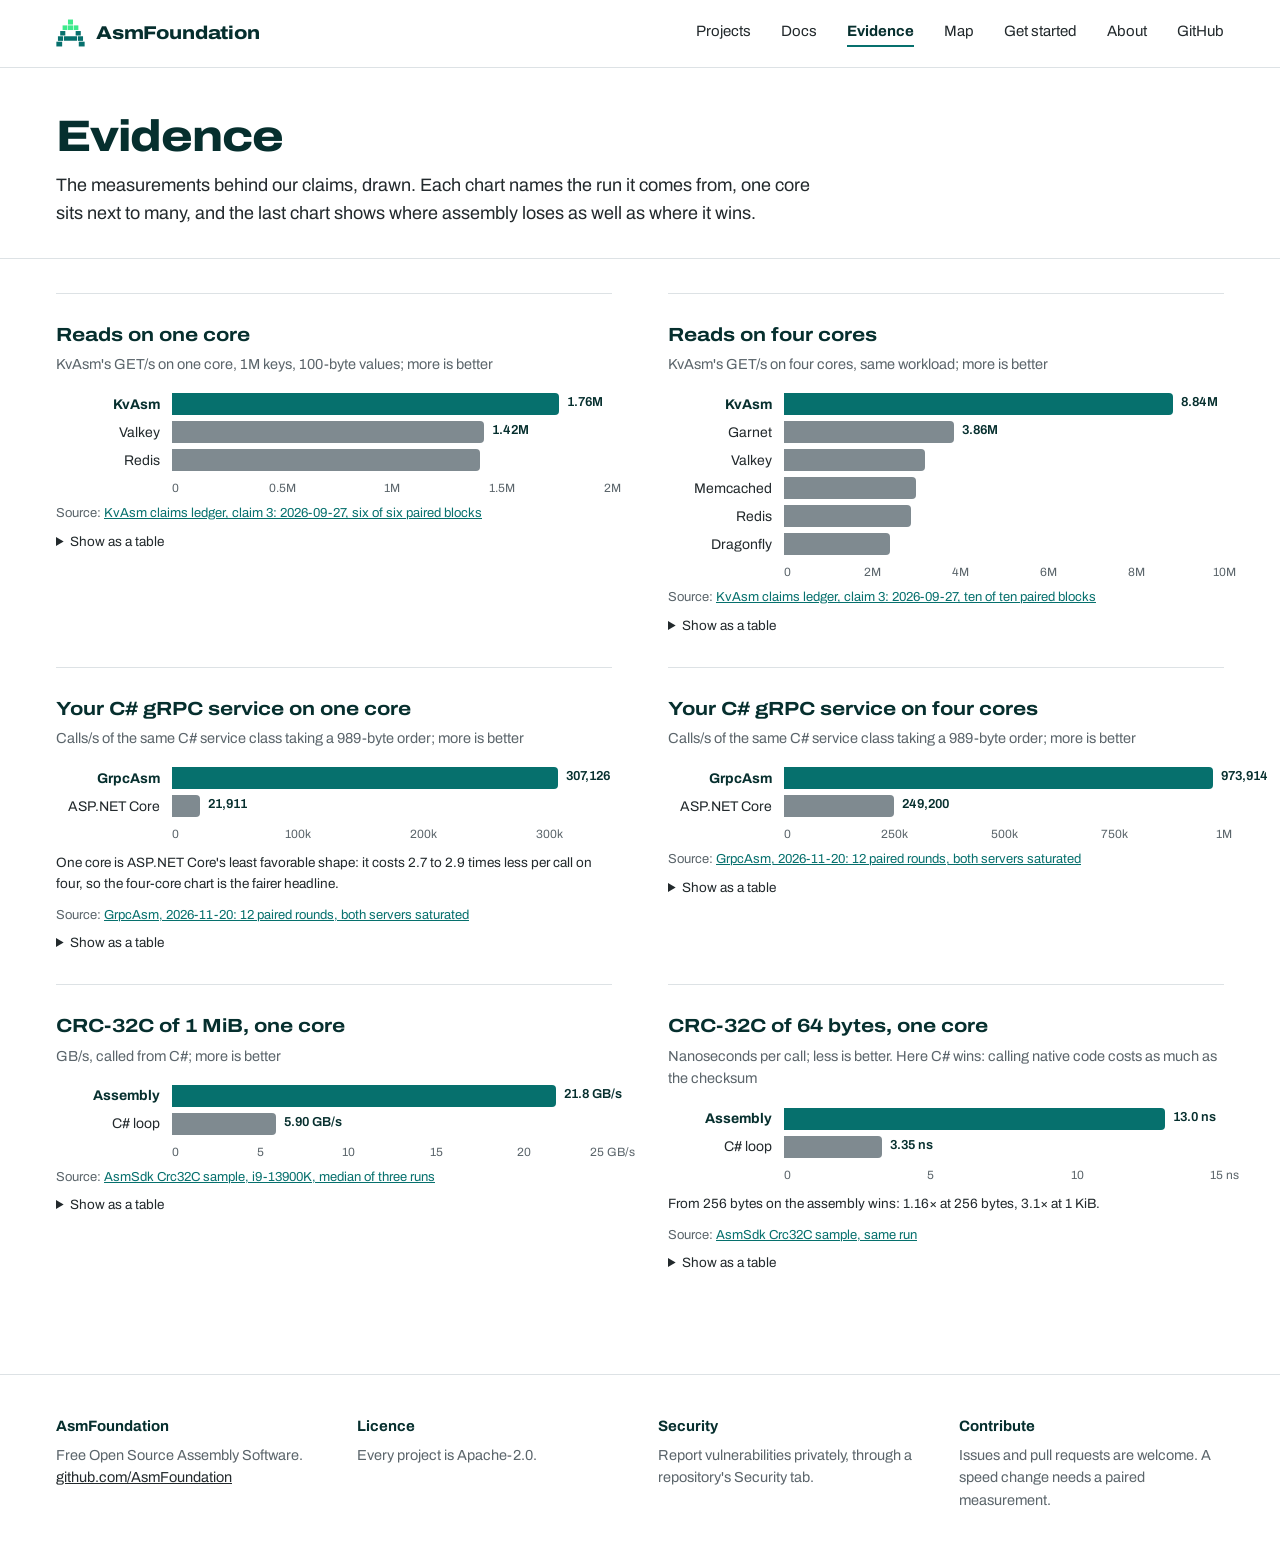
<file: evidence/index.html>
<!doctype html>
<html lang="en">
<head>
<meta charset="utf-8">
<meta name="viewport" content="width=device-width, initial-scale=1">
<title>Evidence - AsmFoundation</title>
<meta name="description" content="The measurements behind AsmFoundation&#39;s claims, drawn: one core and more, against the best-known alternatives, including where assembly loses.">
<meta property="og:title" content="Evidence - AsmFoundation">
<meta property="og:description" content="The measurements behind AsmFoundation&#39;s claims, drawn: one core and more, against the best-known alternatives, including where assembly loses.">
<meta property="og:site_name" content="AsmFoundation">
<meta name="theme-color" content="#ffffff">
<link rel="canonical" href="https://asmfoundation.github.io/evidence/">
<link rel="icon" href="../assets/favicon.svg" type="image/svg+xml">
<link rel="preload" href="../assets/fonts/archivo-latin.woff2" as="font" type="font/woff2" crossorigin>
<link rel="stylesheet" href="../assets/site.css">
</head>
<body class="evidence">
<a class="skip" href="#main">Skip to content</a>
<header class="wrap nav">
  <a class="brand" href="../"><svg class="logo-a" viewBox="236 204 782 746" width="29" height="28" aria-hidden="true"><rect class="m" x="559" y="214" width="135" height="135"/><rect class="m" x="414" y="372" width="129" height="125"/><rect class="m" x="559" y="372" width="135" height="125"/><rect class="m" x="712" y="372" width="127" height="125"/><rect class="t" x="349" y="524" width="138" height="121"/><rect class="t" x="766" y="524" width="138" height="121"/><rect class="t" x="288" y="665" width="139" height="124"/><rect class="t" x="451" y="665" width="351" height="121"/><rect class="t" x="826" y="665" width="139" height="124"/><rect class="t" x="246" y="811" width="156" height="129"/><rect class="t" x="850" y="811" width="158" height="129"/></svg>AsmFoundation</a>
  <nav class="links" aria-label="Site"><a class="l" href="../projects/">Projects</a><a class="l" href="../docs/">Docs</a><a class="l cur" href="../evidence/" aria-current="page">Evidence</a><a class="l" href="../map/">Map</a><a class="l" href="../get-started/">Get started</a><a class="l" href="../about/">About</a><a class="l" href="https://github.com/AsmFoundation">GitHub</a></nav>
</header>
<main id="main">
<div class="wrap ph"><h1>Evidence</h1><p>The measurements behind our claims, drawn. Each chart names the run it comes from, one core sits next to many, and the last chart shows where assembly loses as well as where it wins.</p></div>
<div class="wrap pg"><div class="charts"><section class="chart" id="reads-on-one-core"><h2>Reads on one core</h2><p class="q">KvAsm&#39;s GET/s on one core, 1M keys, 100-byte values; more is better</p><div class="bars"><div class="lab hl">KvAsm</div><div class="track" data-tip="KvAsm: 1.76M"><div class="bar hl" style="width:88%"></div><span class="val" style="left:calc(88% + 8px)">1.76M</span></div><div class="lab">Valkey</div><div class="track" data-tip="Valkey: 1.42M"><div class="bar" style="width:71%"></div><span class="val" style="left:calc(71% + 8px)">1.42M</span></div><div class="lab">Redis</div><div class="track" data-tip="Redis: 1.40M"><div class="bar" style="width:70%"></div></div></div><div class="axis" aria-hidden="true"><div></div><div><span style="left:0%">0</span><span style="left:25%">0.5M</span><span style="left:50%">1M</span><span style="left:75%">1.5M</span><span style="left:100%">2M</span></div></div><p class="src">Source: <a href="https://github.com/AsmFoundation/KvAsm/blob/main/docs/CLAIMS.md">KvAsm claims ledger, claim 3: 2026-09-27, six of six paired blocks</a></p><details><summary>Show as a table</summary><table><tr><td>KvAsm</td><td>1.76M</td></tr><tr><td>Valkey</td><td>1.42M</td></tr><tr><td>Redis</td><td>1.40M</td></tr></table></details></section><section class="chart" id="reads-on-four-cores"><h2>Reads on four cores</h2><p class="q">KvAsm&#39;s GET/s on four cores, same workload; more is better</p><div class="bars"><div class="lab hl">KvAsm</div><div class="track" data-tip="KvAsm: 8.84M"><div class="bar hl" style="width:88.4%"></div><span class="val" style="left:calc(88.4% + 8px)">8.84M</span></div><div class="lab">Garnet</div><div class="track" data-tip="Garnet: 3.86M"><div class="bar" style="width:38.6%"></div><span class="val" style="left:calc(38.6% + 8px)">3.86M</span></div><div class="lab">Valkey</div><div class="track" data-tip="Valkey: 3.20M"><div class="bar" style="width:32%"></div></div><div class="lab">Memcached</div><div class="track" data-tip="Memcached: 3.01M"><div class="bar" style="width:30.1%"></div></div><div class="lab">Redis</div><div class="track" data-tip="Redis: 2.88M"><div class="bar" style="width:28.8%"></div></div><div class="lab">Dragonfly</div><div class="track" data-tip="Dragonfly: 2.40M"><div class="bar" style="width:24%"></div></div></div><div class="axis" aria-hidden="true"><div></div><div><span style="left:0%">0</span><span style="left:20%">2M</span><span style="left:40%">4M</span><span style="left:60%">6M</span><span style="left:80%">8M</span><span style="left:100%">10M</span></div></div><p class="src">Source: <a href="https://github.com/AsmFoundation/KvAsm/blob/main/docs/CLAIMS.md">KvAsm claims ledger, claim 3: 2026-09-27, ten of ten paired blocks</a></p><details><summary>Show as a table</summary><table><tr><td>KvAsm</td><td>8.84M</td></tr><tr><td>Garnet</td><td>3.86M</td></tr><tr><td>Valkey</td><td>3.20M</td></tr><tr><td>Memcached</td><td>3.01M</td></tr><tr><td>Redis</td><td>2.88M</td></tr><tr><td>Dragonfly</td><td>2.40M</td></tr></table></details></section><section class="chart" id="your-c-grpc-service-on-one-core"><h2>Your C# gRPC service on one core</h2><p class="q">Calls/s of the same C# service class taking a 989-byte order; more is better</p><div class="bars"><div class="lab hl">GrpcAsm</div><div class="track" data-tip="GrpcAsm: 307,126"><div class="bar hl" style="width:87.75%"></div><span class="val" style="left:calc(87.75% + 8px)">307,126</span></div><div class="lab">ASP.NET Core</div><div class="track" data-tip="ASP.NET Core: 21,911"><div class="bar" style="width:6.26%"></div><span class="val" style="left:calc(6.26% + 8px)">21,911</span></div></div><div class="axis" aria-hidden="true"><div></div><div><span style="left:0%">0</span><span style="left:28.57%">100k</span><span style="left:57.14%">200k</span><span style="left:85.71%">300k</span></div></div><p class="note">One core is ASP.NET Core&#39;s least favorable shape: it costs 2.7 to 2.9 times less per call on four, so the four-core chart is the fairer headline.</p><p class="src">Source: <a href="https://github.com/AsmFoundation/GrpcAsm/blob/main/benchmarks/endtoend/2026-11-20-aspnet/README.md">GrpcAsm, 2026-11-20: 12 paired rounds, both servers saturated</a></p><details><summary>Show as a table</summary><table><tr><td>GrpcAsm</td><td>307,126</td></tr><tr><td>ASP.NET Core</td><td>21,911</td></tr></table></details></section><section class="chart" id="your-c-grpc-service-on-four-cores"><h2>Your C# gRPC service on four cores</h2><p class="q">Calls/s of the same C# service class taking a 989-byte order; more is better</p><div class="bars"><div class="lab hl">GrpcAsm</div><div class="track" data-tip="GrpcAsm: 973,914"><div class="bar hl" style="width:97.39%"></div><span class="val" style="left:calc(97.39% + 8px)">973,914</span></div><div class="lab">ASP.NET Core</div><div class="track" data-tip="ASP.NET Core: 249,200"><div class="bar" style="width:24.92%"></div><span class="val" style="left:calc(24.92% + 8px)">249,200</span></div></div><div class="axis" aria-hidden="true"><div></div><div><span style="left:0%">0</span><span style="left:25%">250k</span><span style="left:50%">500k</span><span style="left:75%">750k</span><span style="left:100%">1M</span></div></div><p class="src">Source: <a href="https://github.com/AsmFoundation/GrpcAsm/blob/main/benchmarks/endtoend/2026-11-20-aspnet/README.md">GrpcAsm, 2026-11-20: 12 paired rounds, both servers saturated</a></p><details><summary>Show as a table</summary><table><tr><td>GrpcAsm</td><td>973,914</td></tr><tr><td>ASP.NET Core</td><td>249,200</td></tr></table></details></section><section class="chart" id="crc-32c-of-1-mib-one-core"><h2>CRC-32C of 1 MiB, one core</h2><p class="q">GB/s, called from C#; more is better</p><div class="bars"><div class="lab hl">Assembly</div><div class="track" data-tip="Assembly: 21.8 GB/s"><div class="bar hl" style="width:87.2%"></div><span class="val" style="left:calc(87.2% + 8px)">21.8 GB/s</span></div><div class="lab">C# loop</div><div class="track" data-tip="C# loop: 5.90 GB/s"><div class="bar" style="width:23.6%"></div><span class="val" style="left:calc(23.6% + 8px)">5.90 GB/s</span></div></div><div class="axis" aria-hidden="true"><div></div><div><span style="left:0%">0</span><span style="left:20%">5</span><span style="left:40%">10</span><span style="left:60%">15</span><span style="left:80%">20</span><span style="left:100%">25 GB/s</span></div></div><p class="src">Source: <a href="https://asmfoundation.github.io/AsmSdk/examples/testing-and-benchmarks.html">AsmSdk Crc32C sample, i9-13900K, median of three runs</a></p><details><summary>Show as a table</summary><table><tr><td>Assembly</td><td>21.8 GB/s</td></tr><tr><td>C# loop</td><td>5.90 GB/s</td></tr></table></details></section><section class="chart" id="crc-32c-of-64-bytes-one-core"><h2>CRC-32C of 64 bytes, one core</h2><p class="q">Nanoseconds per call; less is better. Here C# wins: calling native code costs as much as the checksum</p><div class="bars"><div class="lab hl">Assembly</div><div class="track" data-tip="Assembly: 13.0 ns"><div class="bar hl" style="width:86.67%"></div><span class="val" style="left:calc(86.67% + 8px)">13.0 ns</span></div><div class="lab">C# loop</div><div class="track" data-tip="C# loop: 3.35 ns"><div class="bar" style="width:22.33%"></div><span class="val" style="left:calc(22.33% + 8px)">3.35 ns</span></div></div><div class="axis" aria-hidden="true"><div></div><div><span style="left:0%">0</span><span style="left:33.33%">5</span><span style="left:66.67%">10</span><span style="left:100%">15 ns</span></div></div><p class="note">From 256 bytes on the assembly wins: 1.16&#215; at 256 bytes, 3.1&#215; at 1 KiB.</p><p class="src">Source: <a href="https://asmfoundation.github.io/AsmSdk/examples/testing-and-benchmarks.html">AsmSdk Crc32C sample, same run</a></p><details><summary>Show as a table</summary><table><tr><td>Assembly</td><td>13.0 ns</td></tr><tr><td>C# loop</td><td>3.35 ns</td></tr></table></details></section></div></div>

</main>
<footer><div class="wrap row">
  <div><b>AsmFoundation</b>Free Open Source Assembly Software.<br><a href="https://github.com/AsmFoundation">github.com/AsmFoundation</a></div>
  <div><b>Licence</b>Every project is Apache-2.0.</div>
  <div><b>Security</b>Report vulnerabilities privately, through a repository's Security tab.</div>
  <div><b>Contribute</b>Issues and pull requests are welcome. A speed change needs a paired measurement.</div>
</div></footer>
<script src="../assets/site.js"></script>

</body>
</html>
</file>
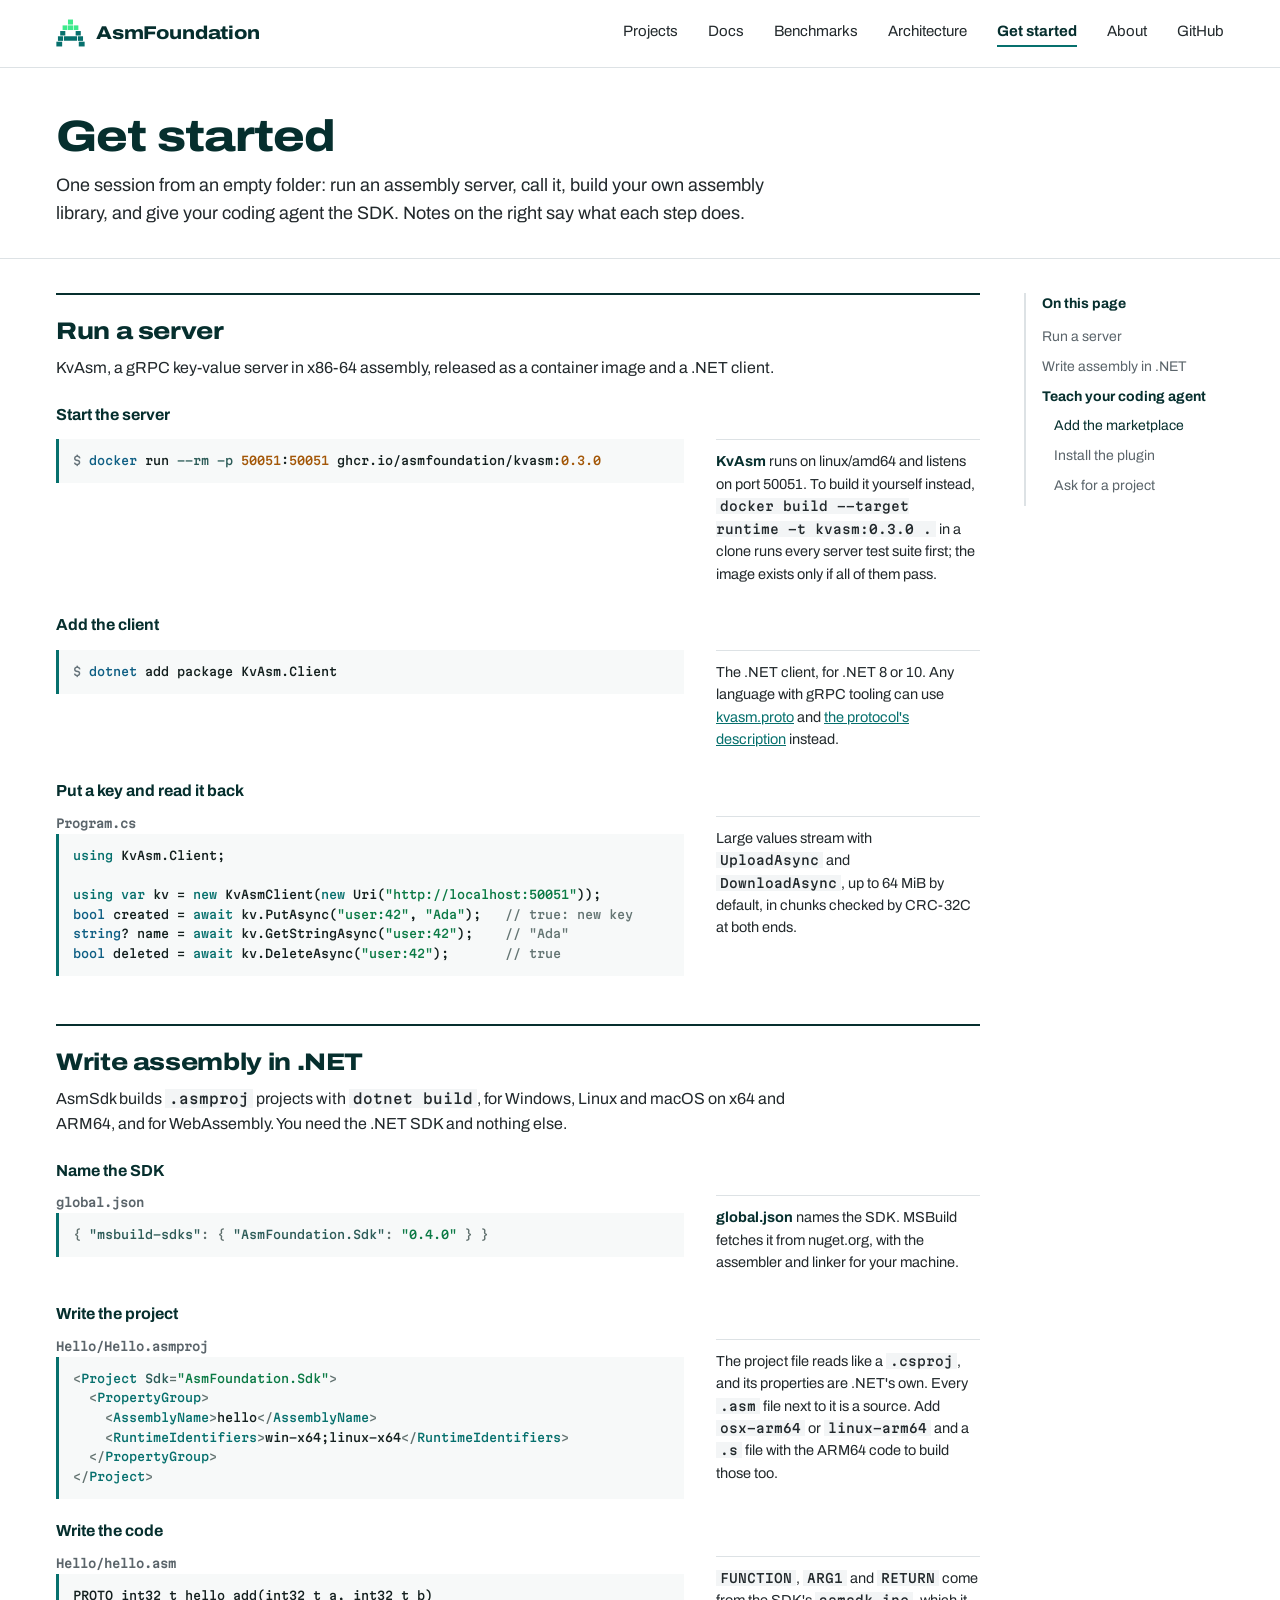
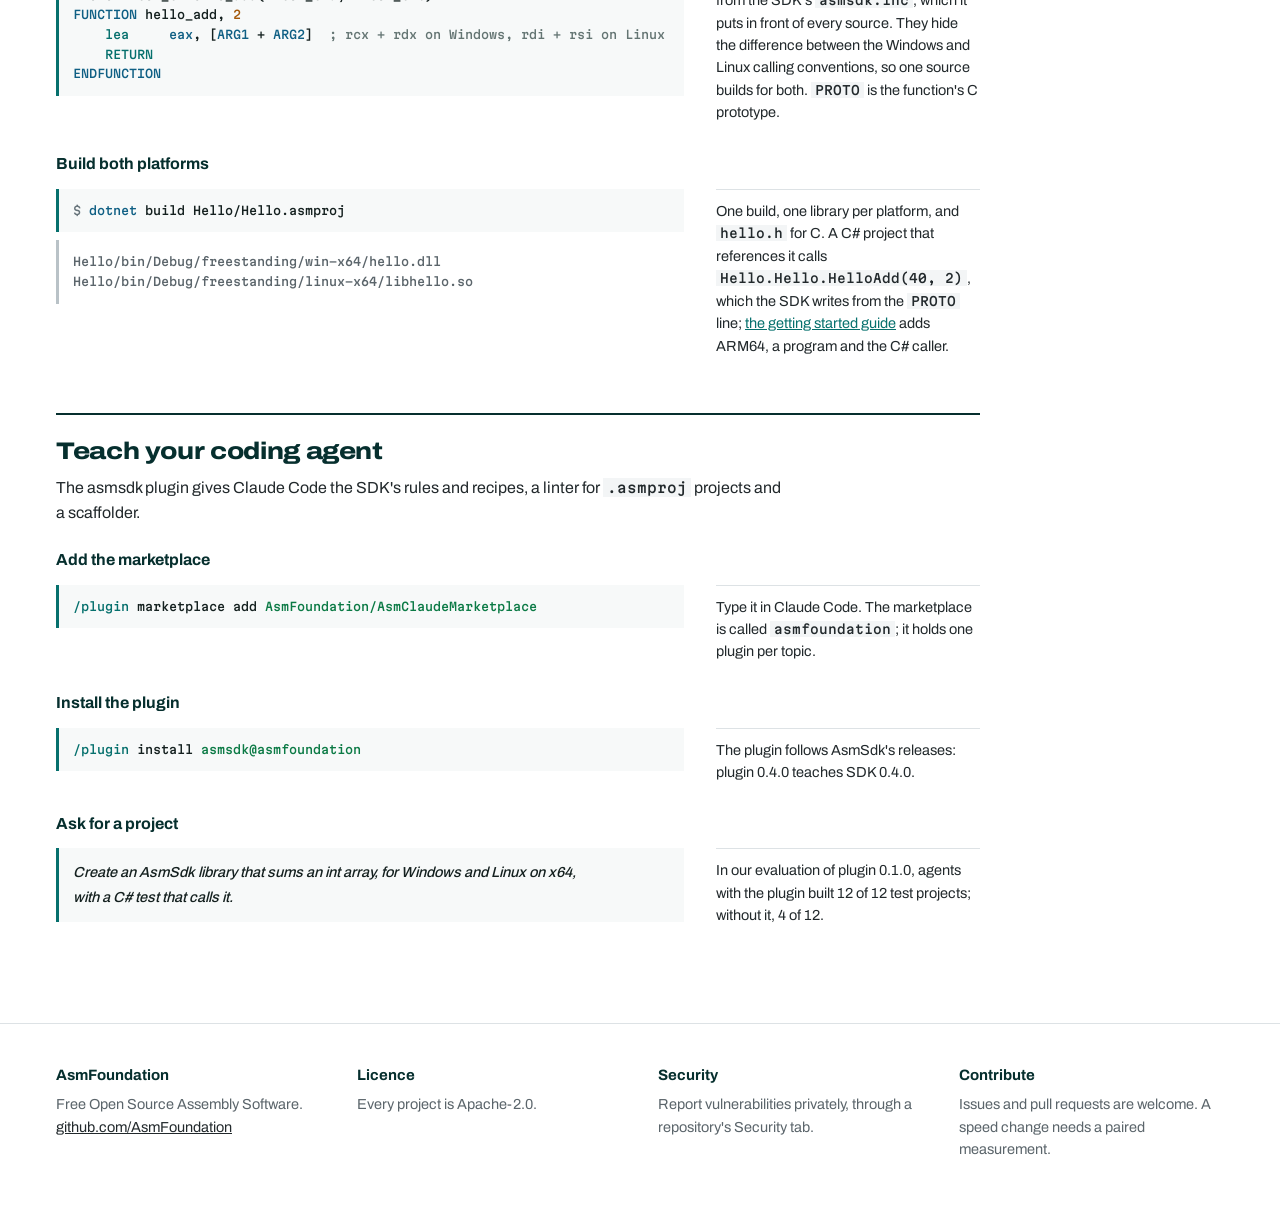
<file: get-started/index.html>
<!doctype html>
<html lang="en">
<head>
<meta charset="utf-8">
<meta name="viewport" content="width=device-width, initial-scale=1">
<title>Get started - AsmFoundation</title>
<meta name="description" content="One session from an empty folder: run an assembly server, call it from C#, build your own assembly library, and give your coding agent the SDK.">
<meta property="og:title" content="Get started - AsmFoundation">
<!-- The line link previews print under the title is the same on every page, in the owner's words (2026-11-26):
     the page's own description above stays for search engines. -->
<meta property="og:description" content="Software written in assembly providing competitive FOSAS cloud/backend infrastructure with exceptional performance for any platform or container or programming language">
<meta property="og:site_name" content="AsmFoundation">
<meta property="og:type" content="website">
<meta property="og:url" content="https://asmfoundation.github.io/get-started/">
<!-- The link-preview card (X, LinkedIn, Slack, Discord, WhatsApp...): the page's own (its front matter's card,
     rendered by site/card/pages.cs), else the site's card (site/card/card.html). Crawlers resolve nothing
     relative, so its address is absolute; site/build.cs reads the width and height from the PNG itself.
     summary_large_image makes X draw it wide, with the page title laid over its bottom-left corner. -->
<meta property="og:image" content="https://asmfoundation.github.io/assets/cards/get-started.png">
<meta property="og:image:type" content="image/png">
<meta property="og:image:width" content="1200">
<meta property="og:image:height" content="630">
<meta property="og:image:alt" content="Get started: the first step, running KvAsm&#39;s server with Docker.">
<meta name="twitter:card" content="summary_large_image">
<!-- Teal, the owner's pick (2026-11-26): Discord colors a link's embed stripe with it. Chrome on Android and Safari
     tint their toolbar with the same tag, so phones show a teal bar; the owner accepted that. -->
<meta name="theme-color" content="#06706d">
<link rel="canonical" href="https://asmfoundation.github.io/get-started/">
<!-- favicon.ico and apple-touch-icon.png also sit at the site's root (site/root), where Slack and iPhones look
     for them; the SVG is the sharp one for browsers that take it. -->
<link rel="icon" href="../favicon.ico" sizes="48x48">
<link rel="icon" href="../assets/favicon.svg" type="image/svg+xml">
<link rel="apple-touch-icon" href="../apple-touch-icon.png">
<link rel="preload" href="../assets/fonts/archivo-latin.woff2" as="font" type="font/woff2" crossorigin>
<link rel="stylesheet" href="../assets/site.css">
</head>
<body class="get-started">
<a class="skip" href="#main">Skip to content</a>
<header class="wrap nav">
  <a class="brand" href="../"><svg class="logo-a" viewBox="236 204 782 746" width="29" height="28" aria-hidden="true"><rect class="m" x="559" y="214" width="135" height="135"/><rect class="m" x="414" y="372" width="129" height="125"/><rect class="m" x="559" y="372" width="135" height="125"/><rect class="m" x="712" y="372" width="127" height="125"/><rect class="t" x="349" y="524" width="138" height="121"/><rect class="t" x="766" y="524" width="138" height="121"/><rect class="t" x="288" y="665" width="139" height="124"/><rect class="t" x="451" y="665" width="351" height="121"/><rect class="t" x="826" y="665" width="139" height="124"/><rect class="t" x="246" y="811" width="156" height="129"/><rect class="t" x="850" y="811" width="158" height="129"/></svg>AsmFoundation</a>
  <nav class="links" aria-label="Site"><a class="l" href="../projects/">Projects</a><a class="l" href="../docs/">Docs</a><a class="l" href="../benchmarks/">Benchmarks</a><a class="l" href="../architecture/">Architecture</a><a class="l cur" href="../get-started/" aria-current="page">Get started</a><a class="l" href="../about/">About</a><a class="l" href="https://github.com/AsmFoundation">GitHub</a></nav>
</header>
<main id="main">
<div class="wrap ph"><h1>Get started</h1><p>One session from an empty folder: run an assembly server, call it, build your own assembly library, and give your coding agent the SDK. Notes on the right say what each step does.</p></div>
<div class="wrap pg"><div class="gs"><div class="gs-body"><section class="gs-sec" id="run-a-server"><h2>Run a server</h2><div class="gs-intro"><p>KvAsm, a gRPC key-value server in x86-64 assembly, released as a container image and a .NET client.</p>
</div><div class="step" id="run-a-server--start-the-server"><h3>Start the server</h3><div class="c"><pre class="cmd" data-copy="docker run --rm -p 50051:50051 ghcr.io/asmfoundation/kvasm:0.3.0"><code class="hljs"><span class="p" aria-hidden="true">$ </span><span class="hljs-built_in">docker</span> run <span class="hljs-attr">--rm</span> <span class="hljs-attr">-p</span> <span class="hljs-number">50051</span>:<span class="hljs-number">50051</span> ghcr.io/asmfoundation/kvasm:<span class="hljs-number">0.3.0</span></code></pre></div><div class="n"><p><strong>KvAsm</strong> runs on linux/amd64 and listens on port 50051. To build it yourself instead, <code>docker build --target runtime -t kvasm:0.3.0 .</code> in a clone runs every server test suite first; the image exists only if all of them pass.</p>
</div></div><div class="step" id="run-a-server--add-the-client"><h3>Add the client</h3><div class="c"><pre class="cmd" data-copy="dotnet add package KvAsm.Client"><code class="hljs"><span class="p" aria-hidden="true">$ </span><span class="hljs-built_in">dotnet</span> add package KvAsm.Client</code></pre></div><div class="n"><p>The .NET client, for .NET 8 or 10. Any language with gRPC tooling can use <a href="https://github.com/AsmFoundation/KvAsm/blob/main/proto/kvasm/v1/kvasm.proto">kvasm.proto</a> and <a href="https://github.com/AsmFoundation/KvAsm/blob/main/docs/PROTOCOL.md">the protocol's description</a> instead.</p>
</div></div><div class="step" id="run-a-server--put-a-key-and-read-it-back"><h3>Put a key and read it back</h3><div class="c"><div class="ct">Program.cs</div><pre class="cmd" data-copy="using KvAsm.Client;

using var kv = new KvAsmClient(new Uri(&quot;http://localhost:50051&quot;));
bool created = await kv.PutAsync(&quot;user:42&quot;, &quot;Ada&quot;);   // true: new key
string? name = await kv.GetStringAsync(&quot;user:42&quot;);    // &quot;Ada&quot;
bool deleted = await kv.DeleteAsync(&quot;user:42&quot;);       // true"><code class="hljs"><span class="hljs-keyword">using</span> KvAsm.Client;

<span class="hljs-keyword">using</span> <span class="hljs-keyword">var</span> kv = <span class="hljs-keyword">new</span> KvAsmClient(<span class="hljs-keyword">new</span> Uri(<span class="hljs-string">&quot;http://localhost:50051&quot;</span>));
<span class="hljs-built_in">bool</span> created = <span class="hljs-keyword">await</span> kv.PutAsync(<span class="hljs-string">&quot;user:42&quot;</span>, <span class="hljs-string">&quot;Ada&quot;</span>);   <span class="hljs-comment">// true: new key</span>
<span class="hljs-built_in">string</span>? name = <span class="hljs-keyword">await</span> kv.GetStringAsync(<span class="hljs-string">&quot;user:42&quot;</span>);    <span class="hljs-comment">// &quot;Ada&quot;</span>
<span class="hljs-built_in">bool</span> deleted = <span class="hljs-keyword">await</span> kv.DeleteAsync(<span class="hljs-string">&quot;user:42&quot;</span>);       <span class="hljs-comment">// true</span></code></pre></div><div class="n"><p>Large values stream with <code>UploadAsync</code> and <code>DownloadAsync</code>, up to 64 MiB by default, in chunks checked by CRC-32C at both ends.</p>
</div></div></section><section class="gs-sec" id="write-assembly-in-net"><h2>Write assembly in .NET</h2><div class="gs-intro"><p>AsmSdk builds <code>.asmproj</code> projects with <code>dotnet build</code>, for Windows, Linux and macOS on x64 and ARM64, and for WebAssembly. You need the .NET SDK and nothing else.</p>
</div><div class="step" id="write-assembly-in-net--name-the-sdk"><h3>Name the SDK</h3><div class="c"><div class="ct">global.json</div><pre class="cmd" data-copy="{ &quot;msbuild-sdks&quot;: { &quot;AsmFoundation.Sdk&quot;: &quot;0.4.0&quot; } }"><code class="hljs"><span class="hljs-punctuation">{</span> <span class="hljs-attr">&quot;msbuild-sdks&quot;</span><span class="hljs-punctuation">:</span> <span class="hljs-punctuation">{</span> <span class="hljs-attr">&quot;AsmFoundation.Sdk&quot;</span><span class="hljs-punctuation">:</span> <span class="hljs-string">&quot;0.4.0&quot;</span> <span class="hljs-punctuation">}</span> <span class="hljs-punctuation">}</span></code></pre></div><div class="n"><p><strong>global.json</strong> names the SDK. MSBuild fetches it from nuget.org, with the assembler and linker for your machine.</p>
</div></div><div class="step" id="write-assembly-in-net--write-the-project"><h3>Write the project</h3><div class="c"><div class="ct">Hello/Hello.asmproj</div><pre class="cmd" data-copy="&lt;Project Sdk=&quot;AsmFoundation.Sdk&quot;&gt;
  &lt;PropertyGroup&gt;
    &lt;AssemblyName&gt;hello&lt;/AssemblyName&gt;
    &lt;RuntimeIdentifiers&gt;win-x64;linux-x64&lt;/RuntimeIdentifiers&gt;
  &lt;/PropertyGroup&gt;
&lt;/Project&gt;"><code class="hljs"><span class="hljs-tag">&lt;<span class="hljs-name">Project</span> <span class="hljs-attr">Sdk</span>=<span class="hljs-string">&quot;AsmFoundation.Sdk&quot;</span>&gt;</span>
  <span class="hljs-tag">&lt;<span class="hljs-name">PropertyGroup</span>&gt;</span>
    <span class="hljs-tag">&lt;<span class="hljs-name">AssemblyName</span>&gt;</span>hello<span class="hljs-tag">&lt;/<span class="hljs-name">AssemblyName</span>&gt;</span>
    <span class="hljs-tag">&lt;<span class="hljs-name">RuntimeIdentifiers</span>&gt;</span>win-x64;linux-x64<span class="hljs-tag">&lt;/<span class="hljs-name">RuntimeIdentifiers</span>&gt;</span>
  <span class="hljs-tag">&lt;/<span class="hljs-name">PropertyGroup</span>&gt;</span>
<span class="hljs-tag">&lt;/<span class="hljs-name">Project</span>&gt;</span></code></pre></div><div class="n"><p>The project file reads like a <code>.csproj</code>, and its properties are .NET's own. Every <code>.asm</code> file next to it is a source. Add <code>osx-arm64</code> or <code>linux-arm64</code> and a <code>.s</code> file with the ARM64 code to build those too.</p>
</div></div><div class="step" id="write-assembly-in-net--write-the-code"><h3>Write the code</h3><div class="c"><div class="ct">Hello/hello.asm</div><pre class="cmd" data-copy="PROTO int32_t hello_add(int32_t a, int32_t b)
FUNCTION hello_add, 2
    lea     eax, [ARG1 + ARG2]  ; rcx + rdx on Windows, rdi + rsi on Linux
    RETURN
ENDFUNCTION"><code class="hljs">PROTO int32_t hello_add(int32_t a, int32_t b)
<span class="hljs-meta">FUNCTION</span> hello_add, <span class="hljs-number">2</span>
    <span class="hljs-keyword">lea</span>     <span class="hljs-built_in">eax</span>, [<span class="hljs-built_in">ARG1</span> + <span class="hljs-built_in">ARG2</span>]  <span class="hljs-comment">; rcx + rdx on Windows, rdi + rsi on Linux</span>
    <span class="hljs-keyword">RETURN</span>
<span class="hljs-meta">ENDFUNCTION</span></code></pre></div><div class="n"><p><code>FUNCTION</code>, <code>ARG1</code> and <code>RETURN</code> come from the SDK's <code>asmsdk.inc</code>, which it puts in front of every source. They hide the difference between the Windows and Linux calling conventions, so one source builds for both. <code>PROTO</code> is the function's C prototype.</p>
</div></div><div class="step" id="write-assembly-in-net--build-both-platforms"><h3>Build both platforms</h3><div class="c"><pre class="cmd" data-copy="dotnet build Hello/Hello.asmproj"><code class="hljs"><span class="p" aria-hidden="true">$ </span><span class="hljs-built_in">dotnet</span> build Hello/Hello.asmproj</code></pre><pre class="out"><code>Hello/bin/Debug/freestanding/win-x64/hello.dll
Hello/bin/Debug/freestanding/linux-x64/libhello.so</code></pre></div><div class="n"><p>One build, one library per platform, and <code>hello.h</code> for C. A C# project that references it calls <code>Hello.Hello.HelloAdd(40, 2)</code>, which the SDK writes from the <code>PROTO</code> line; <a href="https://asmfoundation.github.io/AsmSdk/guide/getting-started.html">the getting started guide</a> adds ARM64, a program and the C# caller.</p>
</div></div></section><section class="gs-sec" id="teach-your-coding-agent"><h2>Teach your coding agent</h2><div class="gs-intro"><p>The asmsdk plugin gives Claude Code the SDK's rules and recipes, a linter for <code>.asmproj</code> projects and a scaffolder.</p>
</div><div class="step" id="teach-your-coding-agent--add-the-marketplace"><h3>Add the marketplace</h3><div class="c"><pre class="cmd" data-copy="/plugin marketplace add AsmFoundation/AsmClaudeMarketplace"><code class="hljs"><span class="hljs-keyword">/plugin</span> marketplace add <span class="hljs-string">AsmFoundation/AsmClaudeMarketplace</span></code></pre></div><div class="n"><p>Type it in Claude Code. The marketplace is called <code>asmfoundation</code>; it holds one plugin per topic.</p>
</div></div><div class="step" id="teach-your-coding-agent--install-the-plugin"><h3>Install the plugin</h3><div class="c"><pre class="cmd" data-copy="/plugin install asmsdk@asmfoundation"><code class="hljs"><span class="hljs-keyword">/plugin</span> install <span class="hljs-string">asmsdk@asmfoundation</span></code></pre></div><div class="n"><p>The plugin follows AsmSdk's releases: plugin 0.4.0 teaches SDK 0.4.0.</p>
</div></div><div class="step" id="teach-your-coding-agent--ask-for-a-project"><h3>Ask for a project</h3><div class="c"><pre class="cmd wrap" data-copy="Create an AsmSdk library that sums an int array, for Windows and Linux on x64,
with a C# test that calls it."><code class="hljs">Create an AsmSdk library that sums an int array, for Windows and Linux on x64,
with a C# test that calls it.</code></pre></div><div class="n"><p>In our evaluation of plugin 0.1.0, agents with the plugin built 12 of 12 test projects; without it, 4 of 12.</p>
</div></div></section></div><nav class="gs-menu" aria-label="On this page"><p class="gs-menu-t">On this page</p><ol><li data-sec="run-a-server"><a href="#run-a-server">Run a server</a><ol><li><a href="#run-a-server--start-the-server">Start the server</a></li><li><a href="#run-a-server--add-the-client">Add the client</a></li><li><a href="#run-a-server--put-a-key-and-read-it-back">Put a key and read it back</a></li></ol></li><li data-sec="write-assembly-in-net"><a href="#write-assembly-in-net">Write assembly in .NET</a><ol><li><a href="#write-assembly-in-net--name-the-sdk">Name the SDK</a></li><li><a href="#write-assembly-in-net--write-the-project">Write the project</a></li><li><a href="#write-assembly-in-net--write-the-code">Write the code</a></li><li><a href="#write-assembly-in-net--build-both-platforms">Build both platforms</a></li></ol></li><li data-sec="teach-your-coding-agent"><a href="#teach-your-coding-agent">Teach your coding agent</a><ol><li><a href="#teach-your-coding-agent--add-the-marketplace">Add the marketplace</a></li><li><a href="#teach-your-coding-agent--install-the-plugin">Install the plugin</a></li><li><a href="#teach-your-coding-agent--ask-for-a-project">Ask for a project</a></li></ol></li></ol></nav></div></div>

</main>
<footer><div class="wrap row">
  <div><b>AsmFoundation</b>Free Open Source Assembly Software.<br><a href="https://github.com/AsmFoundation">github.com/AsmFoundation</a></div>
  <div><b>Licence</b>Every project is Apache-2.0.</div>
  <div><b>Security</b>Report vulnerabilities privately, through a repository's Security tab.</div>
  <div><b>Contribute</b>Issues and pull requests are welcome. A speed change needs a paired measurement.</div>
</div></footer>
<script src="../assets/site.js"></script>

</body>
</html>
</file>
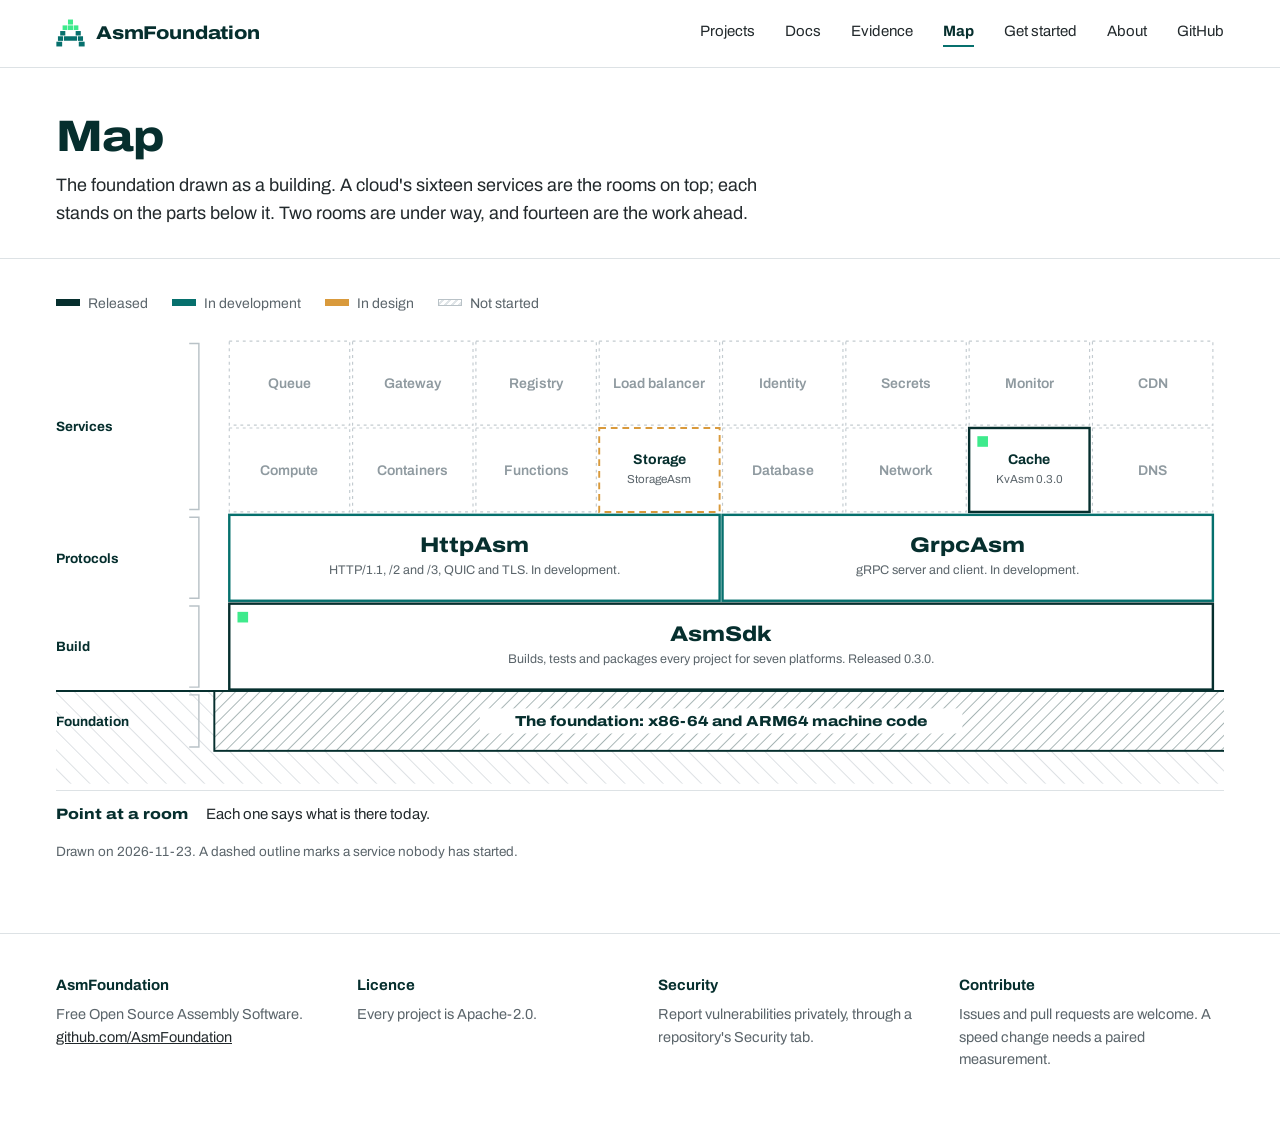
<file: map/index.html>
<!doctype html>
<html lang="en">
<head>
<meta charset="utf-8">
<meta name="viewport" content="width=device-width, initial-scale=1">
<title>Map - AsmFoundation</title>
<meta name="description" content="The foundation drawn as a building: the sixteen services a cloud is made of, which of them exist in assembly today, and the parts they stand on.">
<meta property="og:title" content="Map - AsmFoundation">
<meta property="og:description" content="The foundation drawn as a building: the sixteen services a cloud is made of, which of them exist in assembly today, and the parts they stand on.">
<meta property="og:site_name" content="AsmFoundation">
<meta name="theme-color" content="#ffffff">
<link rel="canonical" href="https://asmfoundation.github.io/map/">
<link rel="icon" href="../assets/favicon.svg" type="image/svg+xml">
<link rel="preload" href="../assets/fonts/archivo-latin.woff2" as="font" type="font/woff2" crossorigin>
<link rel="stylesheet" href="../assets/site.css">
</head>
<body class="map">
<a class="skip" href="#main">Skip to content</a>
<header class="wrap nav">
  <a class="brand" href="../"><svg class="logo-a" viewBox="236 204 782 746" width="29" height="28" aria-hidden="true"><rect class="m" x="559" y="214" width="135" height="135"/><rect class="m" x="414" y="372" width="129" height="125"/><rect class="m" x="559" y="372" width="135" height="125"/><rect class="m" x="712" y="372" width="127" height="125"/><rect class="t" x="349" y="524" width="138" height="121"/><rect class="t" x="766" y="524" width="138" height="121"/><rect class="t" x="288" y="665" width="139" height="124"/><rect class="t" x="451" y="665" width="351" height="121"/><rect class="t" x="826" y="665" width="139" height="124"/><rect class="t" x="246" y="811" width="156" height="129"/><rect class="t" x="850" y="811" width="158" height="129"/></svg>AsmFoundation</a>
  <nav class="links" aria-label="Site"><a class="l" href="../projects/">Projects</a><a class="l" href="../docs/">Docs</a><a class="l" href="../evidence/">Evidence</a><a class="l cur" href="../map/" aria-current="page">Map</a><a class="l" href="../get-started/">Get started</a><a class="l" href="../about/">About</a><a class="l" href="https://github.com/AsmFoundation">GitHub</a></nav>
</header>
<main id="main">
<div class="wrap ph"><h1>Map</h1><p>The foundation drawn as a building. A cloud's sixteen services are the rooms on top; each stands on the parts below it. Two rooms are under way, and fourteen are the work ahead.</p></div>
<div class="wrap pg"><div class="key" aria-label="Key"><span><i class="k rel"></i>Released</span><span><i class="k dev"></i>In development</span><span><i class="k des"></i>In design</span><span><i class="k none"></i>Not started</span></div><div class="elev-wrap"><svg class="elev" viewBox="0 0 1210 470" role="img" aria-label="Section drawing of the foundation: machine code at the bottom, AsmSdk above it, HttpAsm and GrpcAsm above that, and sixteen service rooms on top, of which Cache is released and Storage is in design."><defs><pattern id="hatch" width="9" height="9" patternUnits="userSpaceOnUse" patternTransform="rotate(45)"><line x1="0" y1="0" x2="0" y2="9" stroke="#062f2e" stroke-width="1.3" opacity=".55"/></pattern><pattern id="earth" width="14" height="14" patternUnits="userSpaceOnUse" patternTransform="rotate(-45)"><line x1="0" y1="0" x2="0" y2="14" stroke="#b9c2c7" stroke-width="1"/></pattern></defs><g font-family="Archivo, sans-serif"><g class="room" tabindex="0" data-d="Compute: not started."><rect x="179.5" y="101.5" width="124.75" height="87" fill="#fff" stroke="#c3cbd0" stroke-width="1.2" stroke-dasharray="3 4"/><text x="241.88" y="150" text-anchor="middle" font-size="14.5" font-weight="600" fill="#8f9aa0" style="font-stretch:100%">Compute</text></g><g class="room" tabindex="0" data-d="Containers: not started."><rect x="307.25" y="101.5" width="124.75" height="87" fill="#fff" stroke="#c3cbd0" stroke-width="1.2" stroke-dasharray="3 4"/><text x="369.63" y="150" text-anchor="middle" font-size="14.5" font-weight="600" fill="#8f9aa0" style="font-stretch:100%">Containers</text></g><g class="room" tabindex="0" data-d="Functions: not started."><rect x="435" y="101.5" width="124.75" height="87" fill="#fff" stroke="#c3cbd0" stroke-width="1.2" stroke-dasharray="3 4"/><text x="497.38" y="150" text-anchor="middle" font-size="14.5" font-weight="600" fill="#8f9aa0" style="font-stretch:100%">Functions</text></g><g class="room" tabindex="0" data-d="Storage: StorageAsm. In design: blob and S3-style object storage over gRPC, on its own NVMe engine."><rect x="562.75" y="101.5" width="124.75" height="87" fill="#fff" stroke="#d99a3c" stroke-width="2" stroke-dasharray="7 5"/><text x="625.13" y="139" text-anchor="middle" font-size="14.5" font-weight="700" fill="#062f2e" style="font-stretch:100%">Storage</text><text x="625.13" y="159" text-anchor="middle" font-size="12" fill="#5b656b">StorageAsm</text></g><g class="room" tabindex="0" data-d="Database: not started."><rect x="690.5" y="101.5" width="124.75" height="87" fill="#fff" stroke="#c3cbd0" stroke-width="1.2" stroke-dasharray="3 4"/><text x="752.88" y="150" text-anchor="middle" font-size="14.5" font-weight="600" fill="#8f9aa0" style="font-stretch:100%">Database</text></g><g class="room" tabindex="0" data-d="Network: not started."><rect x="818.25" y="101.5" width="124.75" height="87" fill="#fff" stroke="#c3cbd0" stroke-width="1.2" stroke-dasharray="3 4"/><text x="880.63" y="150" text-anchor="middle" font-size="14.5" font-weight="600" fill="#8f9aa0" style="font-stretch:100%">Network</text></g><g class="room" tabindex="0" data-d="Cache: KvAsm 0.3.0. Released: a gRPC key-value server, 1.76M GET/s on 1 core and 8.84M on 4."><rect x="946" y="101.5" width="124.75" height="87" fill="#fff" stroke="#062f2e" stroke-width="2.5"/><rect x="954.5" y="110" width="11" height="11" fill="#3eea8c"/><text x="1008.38" y="139" text-anchor="middle" font-size="14.5" font-weight="700" fill="#062f2e" style="font-stretch:100%">Cache</text><text x="1008.38" y="159" text-anchor="middle" font-size="12" fill="#5b656b">KvAsm 0.3.0</text></g><g class="room" tabindex="0" data-d="DNS: not started."><rect x="1073.75" y="101.5" width="124.75" height="87" fill="#fff" stroke="#c3cbd0" stroke-width="1.2" stroke-dasharray="3 4"/><text x="1136.13" y="150" text-anchor="middle" font-size="14.5" font-weight="600" fill="#8f9aa0" style="font-stretch:100%">DNS</text></g><g class="room" tabindex="0" data-d="Queue: not started."><rect x="179.5" y="11.5" width="124.75" height="87" fill="#fff" stroke="#c3cbd0" stroke-width="1.2" stroke-dasharray="3 4"/><text x="241.88" y="60" text-anchor="middle" font-size="14.5" font-weight="600" fill="#8f9aa0" style="font-stretch:100%">Queue</text></g><g class="room" tabindex="0" data-d="Gateway: not started."><rect x="307.25" y="11.5" width="124.75" height="87" fill="#fff" stroke="#c3cbd0" stroke-width="1.2" stroke-dasharray="3 4"/><text x="369.63" y="60" text-anchor="middle" font-size="14.5" font-weight="600" fill="#8f9aa0" style="font-stretch:100%">Gateway</text></g><g class="room" tabindex="0" data-d="Registry: not started."><rect x="435" y="11.5" width="124.75" height="87" fill="#fff" stroke="#c3cbd0" stroke-width="1.2" stroke-dasharray="3 4"/><text x="497.38" y="60" text-anchor="middle" font-size="14.5" font-weight="600" fill="#8f9aa0" style="font-stretch:100%">Registry</text></g><g class="room" tabindex="0" data-d="Load balancer: not started."><rect x="562.75" y="11.5" width="124.75" height="87" fill="#fff" stroke="#c3cbd0" stroke-width="1.2" stroke-dasharray="3 4"/><text x="625.13" y="60" text-anchor="middle" font-size="14.5" font-weight="600" fill="#8f9aa0" style="font-stretch:100%">Load balancer</text></g><g class="room" tabindex="0" data-d="Identity: not started."><rect x="690.5" y="11.5" width="124.75" height="87" fill="#fff" stroke="#c3cbd0" stroke-width="1.2" stroke-dasharray="3 4"/><text x="752.88" y="60" text-anchor="middle" font-size="14.5" font-weight="600" fill="#8f9aa0" style="font-stretch:100%">Identity</text></g><g class="room" tabindex="0" data-d="Secrets: not started."><rect x="818.25" y="11.5" width="124.75" height="87" fill="#fff" stroke="#c3cbd0" stroke-width="1.2" stroke-dasharray="3 4"/><text x="880.63" y="60" text-anchor="middle" font-size="14.5" font-weight="600" fill="#8f9aa0" style="font-stretch:100%">Secrets</text></g><g class="room" tabindex="0" data-d="Monitor: not started."><rect x="946" y="11.5" width="124.75" height="87" fill="#fff" stroke="#c3cbd0" stroke-width="1.2" stroke-dasharray="3 4"/><text x="1008.38" y="60" text-anchor="middle" font-size="14.5" font-weight="600" fill="#8f9aa0" style="font-stretch:100%">Monitor</text></g><g class="room" tabindex="0" data-d="CDN: not started."><rect x="1073.75" y="11.5" width="124.75" height="87" fill="#fff" stroke="#c3cbd0" stroke-width="1.2" stroke-dasharray="3 4"/><text x="1136.13" y="60" text-anchor="middle" font-size="14.5" font-weight="600" fill="#8f9aa0" style="font-stretch:100%">CDN</text></g><g class="room" tabindex="0" data-d="HttpAsm: In development: HTTP/1.1, /2 and /3, with QUIC and TLS of its own, as client and server."><rect x="179.5" y="191.5" width="508" height="89" fill="#fff" stroke="#06706d" stroke-width="2.5"/><text x="433.5" y="230" text-anchor="middle" font-size="22" font-weight="800" fill="#062f2e" style="font-stretch:116%">HttpAsm</text><text x="433.5" y="253" text-anchor="middle" font-size="13" fill="#5b656b">HTTP/1.1, /2 and /3, QUIC and TLS. In development.</text></g><g class="room" tabindex="0" data-d="GrpcAsm: In development: a gRPC server and client with NASM, C and .NET APIs."><rect x="690.5" y="191.5" width="508" height="89" fill="#fff" stroke="#06706d" stroke-width="2.5"/><text x="944.5" y="230" text-anchor="middle" font-size="22" font-weight="800" fill="#062f2e" style="font-stretch:116%">GrpcAsm</text><text x="944.5" y="253" text-anchor="middle" font-size="13" fill="#5b656b">gRPC server and client. In development.</text></g><g class="room" tabindex="0" data-d="AsmSdk: Released 0.3.0: builds, tests and packages assembly for seven platforms with dotnet build."><rect x="179.5" y="283.5" width="1019" height="89" fill="#fff" stroke="#062f2e" stroke-width="2.5"/><rect x="188" y="292" width="11" height="11" fill="#3eea8c"/><text x="689" y="322" text-anchor="middle" font-size="22" font-weight="800" fill="#062f2e" style="font-stretch:116%">AsmSdk</text><text x="689" y="345" text-anchor="middle" font-size="13" fill="#5b656b">Builds, tests and packages every project for seven platforms. Released 0.3.0.</text></g><rect x="0" y="374" width="1210" height="96" fill="url(#earth)"/><line x1="0" y1="374" x2="1210" y2="374" stroke="#062f2e" stroke-width="2"/><rect x="164" y="374" width="1050" height="62" fill="#fff"/><rect x="164" y="374" width="1050" height="62" fill="url(#hatch)" stroke="#062f2e" stroke-width="2"/><rect x="439" y="392" width="500" height="26" fill="#fff"/><text x="689" y="410" text-anchor="middle" font-size="15" font-weight="800" fill="#062f2e" style="font-stretch:116%">The foundation: x86-64 and ARM64 machine code</text><text x="0" y="105" font-size="14" font-weight="700" fill="#062f2e">Services</text><path d="M138 14 h10 V186 h-10" fill="none" stroke="#b9c2c7" stroke-width="1.5"/><text x="0" y="241" font-size="14" font-weight="700" fill="#062f2e">Protocols</text><path d="M138 194 h10 V278 h-10" fill="none" stroke="#b9c2c7" stroke-width="1.5"/><text x="0" y="333" font-size="14" font-weight="700" fill="#062f2e">Build</text><path d="M138 286 h10 V370 h-10" fill="none" stroke="#b9c2c7" stroke-width="1.5"/><text x="0" y="410" font-size="14" font-weight="700" fill="#062f2e">Foundation</text><path d="M138 378 h10 V432 h-10" fill="none" stroke="#b9c2c7" stroke-width="1.5"/></g></svg></div><div class="readout2" id="ro" aria-live="polite"><b>Point at a room</b><span>Each one says what is there today.</span></div><p class="drawn">Drawn on 2026-11-23. A dashed outline marks a service nobody has started.</p></div>

</main>
<footer><div class="wrap row">
  <div><b>AsmFoundation</b>Free Open Source Assembly Software.<br><a href="https://github.com/AsmFoundation">github.com/AsmFoundation</a></div>
  <div><b>Licence</b>Every project is Apache-2.0.</div>
  <div><b>Security</b>Report vulnerabilities privately, through a repository's Security tab.</div>
  <div><b>Contribute</b>Issues and pull requests are welcome. A speed change needs a paired measurement.</div>
</div></footer>
<script src="../assets/site.js"></script>

</body>
</html>
</file>
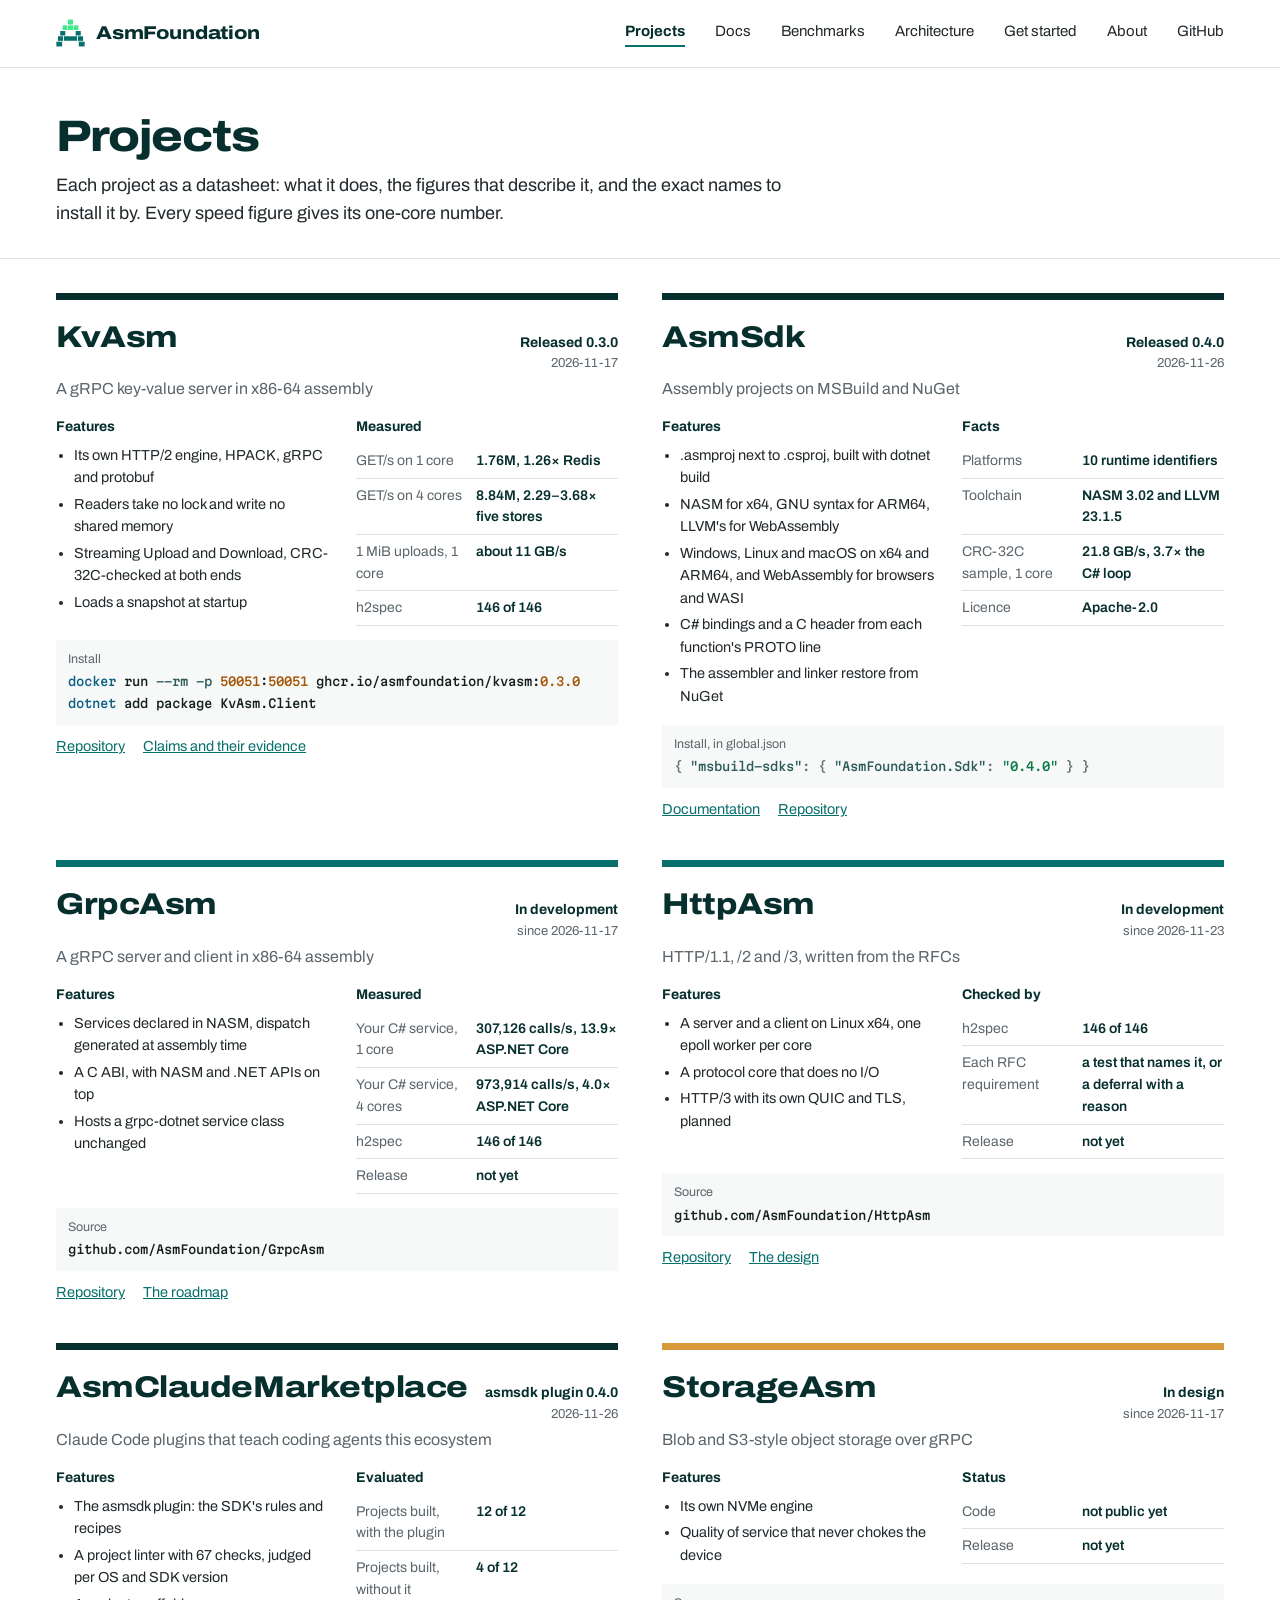
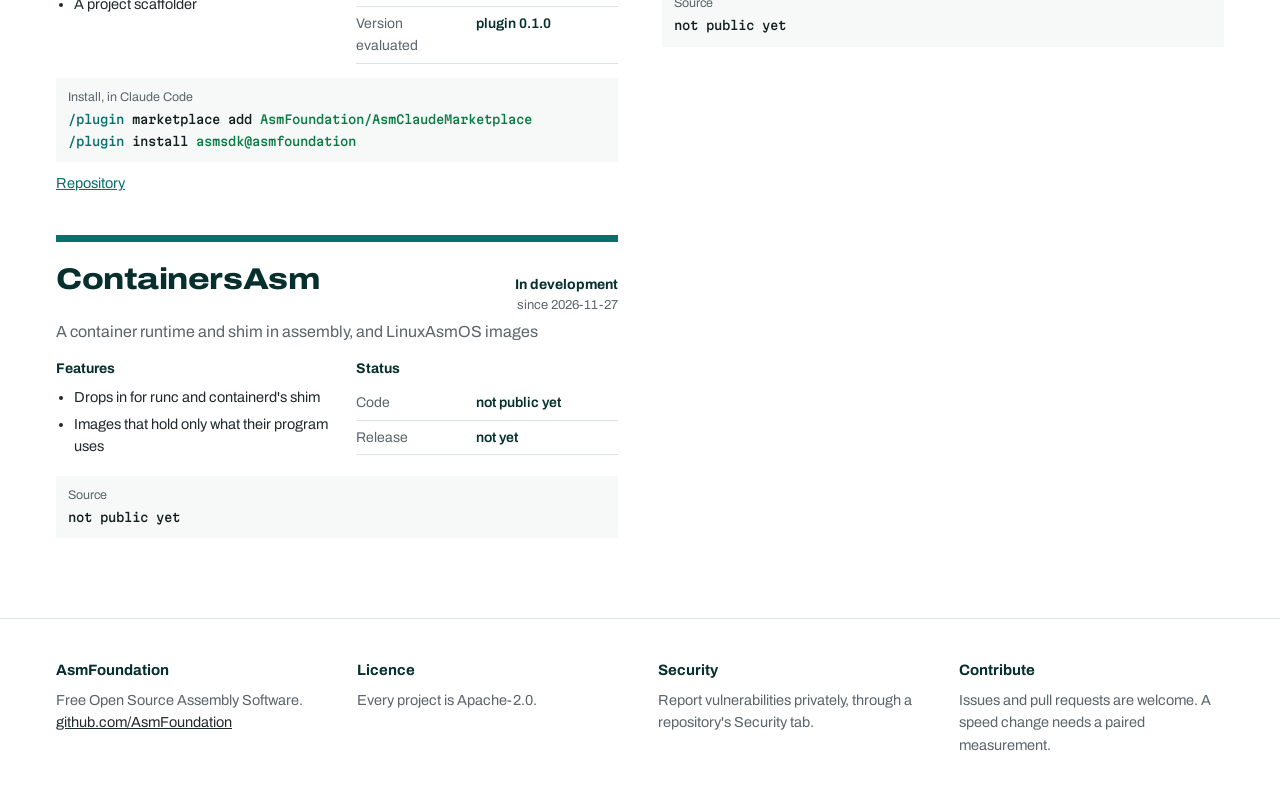
<file: projects/index.html>
<!doctype html>
<html lang="en">
<head>
<meta charset="utf-8">
<meta name="viewport" content="width=device-width, initial-scale=1">
<title>Projects - AsmFoundation</title>
<meta name="description" content="Every AsmFoundation project as a datasheet: what it does, its measured figures on one core and more, and the exact names to install it by.">
<meta property="og:title" content="Projects - AsmFoundation">
<!-- The line link previews print under the title is the same on every page, in the owner's words (2026-11-26):
     the page's own description above stays for search engines. -->
<meta property="og:description" content="Software written in assembly providing competitive FOSAS cloud/backend infrastructure with exceptional performance for any platform or container or programming language">
<meta property="og:site_name" content="AsmFoundation">
<meta property="og:type" content="website">
<meta property="og:url" content="https://asmfoundation.github.io/projects/">
<!-- The link-preview card (X, LinkedIn, Slack, Discord, WhatsApp...): the page's own (its front matter's card,
     rendered by site/card/pages.cs), else the site's card (site/card/card.html). Crawlers resolve nothing
     relative, so its address is absolute; site/build.cs reads the width and height from the PNG itself.
     summary_large_image makes X draw it wide, with the page title laid over its bottom-left corner. -->
<meta property="og:image" content="https://asmfoundation.github.io/assets/cards/projects.png">
<meta property="og:image:type" content="image/png">
<meta property="og:image:width" content="1200">
<meta property="og:image:height" content="630">
<meta property="og:image:alt" content="Projects: the datasheets of KvAsm and AsmSdk, with their state, features and figures on one core and four.">
<meta name="twitter:card" content="summary_large_image">
<!-- Teal, the owner's pick (2026-11-26): Discord colors a link's embed stripe with it. Chrome on Android and Safari
     tint their toolbar with the same tag, so phones show a teal bar; the owner accepted that. -->
<meta name="theme-color" content="#06706d">
<link rel="canonical" href="https://asmfoundation.github.io/projects/">
<!-- favicon.ico and apple-touch-icon.png also sit at the site's root (site/root), where Slack and iPhones look
     for them; the SVG is the sharp one for browsers that take it. -->
<link rel="icon" href="../favicon.ico" sizes="48x48">
<link rel="icon" href="../assets/favicon.svg" type="image/svg+xml">
<link rel="apple-touch-icon" href="../apple-touch-icon.png">
<link rel="preload" href="../assets/fonts/archivo-latin.woff2" as="font" type="font/woff2" crossorigin>
<link rel="stylesheet" href="../assets/site.css">
</head>
<body class="projects">
<a class="skip" href="#main">Skip to content</a>
<header class="wrap nav">
  <a class="brand" href="../"><svg class="logo-a" viewBox="236 204 782 746" width="29" height="28" aria-hidden="true"><rect class="m" x="559" y="214" width="135" height="135"/><rect class="m" x="414" y="372" width="129" height="125"/><rect class="m" x="559" y="372" width="135" height="125"/><rect class="m" x="712" y="372" width="127" height="125"/><rect class="t" x="349" y="524" width="138" height="121"/><rect class="t" x="766" y="524" width="138" height="121"/><rect class="t" x="288" y="665" width="139" height="124"/><rect class="t" x="451" y="665" width="351" height="121"/><rect class="t" x="826" y="665" width="139" height="124"/><rect class="t" x="246" y="811" width="156" height="129"/><rect class="t" x="850" y="811" width="158" height="129"/></svg>AsmFoundation</a>
  <nav class="links" aria-label="Site"><a class="l cur" href="../projects/" aria-current="page">Projects</a><a class="l" href="../docs/">Docs</a><a class="l" href="../benchmarks/">Benchmarks</a><a class="l" href="../architecture/">Architecture</a><a class="l" href="../get-started/">Get started</a><a class="l" href="../about/">About</a><a class="l" href="https://github.com/AsmFoundation">GitHub</a></nav>
</header>
<main id="main">
<div class="wrap ph"><h1>Projects</h1><p>Each project as a datasheet: what it does, the figures that describe it, and the exact names to install it by. Every speed figure gives its one-core number.</p></div>
<div class="wrap pg"><div class="sheets"><article class="sheet rel" id="kvasm"><header><h2>KvAsm</h2><span class="stamp">Released 0.3.0<small>2026-11-17</small></span></header><p class="sub">A gRPC key-value server in x86-64 assembly</p><div class="cols"><div><h3>Features</h3><ul><li>Its own HTTP/2 engine, HPACK, gRPC and protobuf</li><li>Readers take no lock and write no shared memory</li><li>Streaming Upload and Download, CRC-32C-checked at both ends</li><li>Loads a snapshot at startup</li></ul></div><div><h3>Measured</h3><table class="spec"><tr><td>GET/s on 1 core</td><td>1.76M, 1.26&#215; Redis</td></tr><tr><td>GET/s on 4 cores</td><td>8.84M, 2.29–3.68&#215; five stores</td></tr><tr><td>1 MiB uploads, 1 core</td><td>about 11 GB/s</td></tr><tr><td>h2spec</td><td>146 of 146</td></tr></table></div></div><div class="order"><span>Install</span><code><span class="hljs-built_in">docker</span> run <span class="hljs-attr">--rm</span> <span class="hljs-attr">-p</span> <span class="hljs-number">50051</span>:<span class="hljs-number">50051</span> ghcr.io/asmfoundation/kvasm:<span class="hljs-number">0.3.0</span></code><code><span class="hljs-built_in">dotnet</span> add package KvAsm.Client</code></div><p class="links"><a href="https://github.com/AsmFoundation/KvAsm">Repository</a><a href="https://github.com/AsmFoundation/KvAsm/blob/main/docs/CLAIMS.md">Claims and their evidence</a></p></article><article class="sheet rel" id="asmsdk"><header><h2>AsmSdk</h2><span class="stamp">Released 0.4.0<small>2026-11-26</small></span></header><p class="sub">Assembly projects on MSBuild and NuGet</p><div class="cols"><div><h3>Features</h3><ul><li>.asmproj next to .csproj, built with dotnet build</li><li>NASM for x64, GNU syntax for ARM64, LLVM&#39;s for WebAssembly</li><li>Windows, Linux and macOS on x64 and ARM64, and WebAssembly for browsers and WASI</li><li>C# bindings and a C header from each function&#39;s PROTO line</li><li>The assembler and linker restore from NuGet</li></ul></div><div><h3>Facts</h3><table class="spec"><tr><td>Platforms</td><td>10 runtime identifiers</td></tr><tr><td>Toolchain</td><td>NASM 3.02 and LLVM 23.1.5</td></tr><tr><td>CRC-32C sample, 1 core</td><td>21.8 GB/s, 3.7&#215; the C# loop</td></tr><tr><td>Licence</td><td>Apache-2.0</td></tr></table></div></div><div class="order"><span>Install, in global.json</span><code><span class="hljs-punctuation">{</span> <span class="hljs-attr">&quot;msbuild-sdks&quot;</span><span class="hljs-punctuation">:</span> <span class="hljs-punctuation">{</span> <span class="hljs-attr">&quot;AsmFoundation.Sdk&quot;</span><span class="hljs-punctuation">:</span> <span class="hljs-string">&quot;0.4.0&quot;</span> <span class="hljs-punctuation">}</span> <span class="hljs-punctuation">}</span></code></div><p class="links"><a href="https://asmfoundation.github.io/AsmSdk/">Documentation</a><a href="https://github.com/AsmFoundation/AsmSdk">Repository</a></p></article><article class="sheet dev" id="grpcasm"><header><h2>GrpcAsm</h2><span class="stamp">In development<small>since 2026-11-17</small></span></header><p class="sub">A gRPC server and client in x86-64 assembly</p><div class="cols"><div><h3>Features</h3><ul><li>Services declared in NASM, dispatch generated at assembly time</li><li>A C ABI, with NASM and .NET APIs on top</li><li>Hosts a grpc-dotnet service class unchanged</li></ul></div><div><h3>Measured</h3><table class="spec"><tr><td>Your C# service, 1 core</td><td>307,126 calls/s, 13.9&#215; ASP.NET Core</td></tr><tr><td>Your C# service, 4 cores</td><td>973,914 calls/s, 4.0&#215; ASP.NET Core</td></tr><tr><td>h2spec</td><td>146 of 146</td></tr><tr><td>Release</td><td>not yet</td></tr></table></div></div><div class="order"><span>Source</span><code>github.com/AsmFoundation/GrpcAsm</code></div><p class="links"><a href="https://github.com/AsmFoundation/GrpcAsm">Repository</a><a href="https://github.com/AsmFoundation/GrpcAsm/blob/main/docs/ROADMAP.md">The roadmap</a></p></article><article class="sheet dev" id="httpasm"><header><h2>HttpAsm</h2><span class="stamp">In development<small>since 2026-11-23</small></span></header><p class="sub">HTTP/1.1, /2 and /3, written from the RFCs</p><div class="cols"><div><h3>Features</h3><ul><li>A server and a client on Linux x64, one epoll worker per core</li><li>A protocol core that does no I/O</li><li>HTTP/3 with its own QUIC and TLS, planned</li></ul></div><div><h3>Checked by</h3><table class="spec"><tr><td>h2spec</td><td>146 of 146</td></tr><tr><td>Each RFC requirement</td><td>a test that names it, or a deferral with a reason</td></tr><tr><td>Release</td><td>not yet</td></tr></table></div></div><div class="order"><span>Source</span><code>github.com/AsmFoundation/HttpAsm</code></div><p class="links"><a href="https://github.com/AsmFoundation/HttpAsm">Repository</a><a href="https://github.com/AsmFoundation/HttpAsm/blob/main/docs/DESIGN.md">The design</a></p></article><article class="sheet rel" id="asmclaudemarketplace"><header><h2>AsmClaudeMarketplace</h2><span class="stamp">asmsdk plugin 0.4.0<small>2026-11-26</small></span></header><p class="sub">Claude Code plugins that teach coding agents this ecosystem</p><div class="cols"><div><h3>Features</h3><ul><li>The asmsdk plugin: the SDK&#39;s rules and recipes</li><li>A project linter with 67 checks, judged per OS and SDK version</li><li>A project scaffolder</li></ul></div><div><h3>Evaluated</h3><table class="spec"><tr><td>Projects built, with the plugin</td><td>12 of 12</td></tr><tr><td>Projects built, without it</td><td>4 of 12</td></tr><tr><td>Version evaluated</td><td>plugin 0.1.0</td></tr></table></div></div><div class="order"><span>Install, in Claude Code</span><code><span class="hljs-keyword">/plugin</span> marketplace add <span class="hljs-string">AsmFoundation/AsmClaudeMarketplace</span></code><code><span class="hljs-keyword">/plugin</span> install <span class="hljs-string">asmsdk@asmfoundation</span></code></div><p class="links"><a href="https://github.com/AsmFoundation/AsmClaudeMarketplace">Repository</a></p></article><article class="sheet des" id="storageasm"><header><h2>StorageAsm</h2><span class="stamp">In design<small>since 2026-11-17</small></span></header><p class="sub">Blob and S3-style object storage over gRPC</p><div class="cols"><div><h3>Features</h3><ul><li>Its own NVMe engine</li><li>Quality of service that never chokes the device</li></ul></div><div><h3>Status</h3><table class="spec"><tr><td>Code</td><td>not public yet</td></tr><tr><td>Release</td><td>not yet</td></tr></table></div></div><div class="order"><span>Source</span><code>not public yet</code></div><p class="links"></p></article><article class="sheet dev" id="containersasm"><header><h2>ContainersAsm</h2><span class="stamp">In development<small>since 2026-11-27</small></span></header><p class="sub">A container runtime and shim in assembly, and LinuxAsmOS images</p><div class="cols"><div><h3>Features</h3><ul><li>Drops in for runc and containerd&#39;s shim</li><li>Images that hold only what their program uses</li></ul></div><div><h3>Status</h3><table class="spec"><tr><td>Code</td><td>not public yet</td></tr><tr><td>Release</td><td>not yet</td></tr></table></div></div><div class="order"><span>Source</span><code>not public yet</code></div><p class="links"></p></article></div></div>

</main>
<footer><div class="wrap row">
  <div><b>AsmFoundation</b>Free Open Source Assembly Software.<br><a href="https://github.com/AsmFoundation">github.com/AsmFoundation</a></div>
  <div><b>Licence</b>Every project is Apache-2.0.</div>
  <div><b>Security</b>Report vulnerabilities privately, through a repository's Security tab.</div>
  <div><b>Contribute</b>Issues and pull requests are welcome. A speed change needs a paired measurement.</div>
</div></footer>
<script src="../assets/site.js"></script>

</body>
</html>
</file>
<file: assets/site.css>
/* AsmFoundation: white paper and ink. The logo's mint and teal appear only as ink, bars and small blocks,
   never as a background (the owner's rule). Archivo, expanded, for headings; Martian Mono only for code and data. */

@font-face { font-family: "Archivo"; src: url("fonts/archivo-latin.woff2") format("woff2"); font-weight: 100 900; font-stretch: 62% 125%; font-display: swap;
  unicode-range: U+0000-00FF, U+0131, U+0152-0153, U+02BB-02BC, U+02C6, U+02DA, U+02DC, U+0304, U+0308, U+0329, U+2000-206F, U+20AC, U+2122, U+2191, U+2193, U+2212, U+2215, U+FEFF, U+FFFD; }
@font-face { font-family: "Archivo"; src: url("fonts/archivo-latin-ext.woff2") format("woff2"); font-weight: 100 900; font-stretch: 62% 125%; font-display: swap;
  unicode-range: U+0100-02BA, U+02BD-02C5, U+02C7-02CC, U+02CE-02D7, U+02DD-02FF, U+1D00-1DBF, U+1E00-1E9F, U+1EF2-1EFF, U+2020, U+20A0-20AB, U+20AD-20C0, U+2113, U+2C60-2C7F, U+A720-A7FF; }
@font-face { font-family: "Martian Mono"; src: url("fonts/martian-mono-latin.woff2") format("woff2"); font-weight: 100 800; font-display: swap;
  unicode-range: U+0000-00FF, U+0131, U+0152-0153, U+02BB-02BC, U+02C6, U+02DA, U+02DC, U+0304, U+0308, U+0329, U+2000-206F, U+20AC, U+2122, U+2191, U+2193, U+2212, U+2215, U+FEFF, U+FFFD; }
@font-face { font-family: "Martian Mono"; src: url("fonts/martian-mono-latin-ext.woff2") format("woff2"); font-weight: 100 800; font-display: swap;
  unicode-range: U+0100-02BA, U+02BD-02C5, U+02C7-02CC, U+02CE-02D7, U+02DD-02FF, U+1D00-1DBF, U+1E00-1E9F, U+1EF2-1EFF, U+2020, U+20A0-20AB, U+20AD-20C0, U+2113, U+2C60-2C7F, U+A720-A7FF; }

:root {
  --ink: #062f2e; --teal: #06706d; --mint: #3eea8c; --amber: #d99a3c;
  --text: #22292c; --soft: #5b656b; --hair: #dde2e5; --hair-strong: #b9c2c7; --shade: #f3f5f6; --paper: #ffffff;
  /* code: AsmSdk's documentation palette (its light theme), so code reads the same on both sites. The panel is a
     touch lighter than --shade: on #f3f5f6 the comment grey falls to 4.43:1, under WCAG AA; on #f7f9f9 every
     token passes (the comment grey at 4.59:1, the rest from 4.9 up). */
  --code-bg: #f7f9f9; --code: #14201f; --tok-keyword: #06706d; --tok-type: #0f5f84; --tok-string: #0b7a45;
  --tok-number: #a35708; --tok-comment: #647573; --tok-punct: #5f6f6d; --tok-attr: #2d5c58; --tok-prompt: #66737a;
  --sans: "Archivo", system-ui, "Segoe UI", sans-serif;
  --mono: "Martian Mono", ui-monospace, "Cascadia Mono", Consolas, monospace;
  --wide: 116%;
}
* { box-sizing: border-box; }
html { scroll-behavior: smooth; }
body { margin: 0; font-family: var(--sans); color: var(--text); background: var(--paper); line-height: 1.55; -webkit-font-smoothing: antialiased; }
a { color: var(--teal); }
:focus-visible { outline: 3px solid var(--teal); outline-offset: 3px; }
.wrap { max-width: 1320px; margin: 0 auto; padding: 0 56px; }
.skip { position: absolute; left: -9999px; top: 8px; background: var(--ink); color: #fff; padding: 8px 12px; z-index: 10; }
.skip:focus { left: 8px; }
.logo-a .m { fill: var(--mint); } .logo-a .t { fill: var(--teal); }

/* Navigation */
.nav { display: flex; align-items: center; gap: 30px; min-height: 68px; border-bottom: 1px solid var(--hair); }
.nav .brand { display: flex; align-items: center; gap: 11px; margin-right: auto; text-decoration: none; color: var(--ink); font-weight: 800; font-size: 18.5px; letter-spacing: -.01em; font-stretch: var(--wide); }
.nav .links { display: flex; flex-wrap: wrap; gap: 6px 30px; }
.nav a.l { color: var(--text); text-decoration: none; font-size: 15px; }
.nav a.l:hover { color: var(--teal); }
.nav a.cur { color: var(--ink); font-weight: 700; box-shadow: inset 0 -2px 0 var(--teal); padding-bottom: 4px; }

/* Buttons */
.btn { display: inline-block; text-decoration: none; font-weight: 700; font-size: 15px; padding: 13px 19px; border-radius: 2px; }
.btn.primary { background: var(--ink); color: #fff; } .btn.primary:hover { background: var(--teal); }
.btn.quiet { color: var(--ink); box-shadow: inset 0 0 0 1.5px var(--ink); } .btn.quiet:hover { box-shadow: inset 0 0 0 2px var(--teal); color: var(--teal); }

/* Inner pages: a title band, then the page */
.ph { padding-top: 46px; padding-bottom: 30px; border-bottom: 1px solid var(--hair); }
.ph h1 { font-stretch: var(--wide); font-weight: 800; font-size: 44px; letter-spacing: -.022em; line-height: 1.04; color: var(--ink); margin: 0 0 12px; }
.ph p { margin: 0; font-size: 18px; max-width: 42em; }
.pg { padding-top: 34px; padding-bottom: 70px; }

/* Footer */
footer { border-top: 1px solid var(--hair); padding: 40px 0 56px; font-size: 14.5px; color: var(--soft); }
footer .row { display: flex; gap: 36px; align-items: flex-start; flex-wrap: wrap; }
footer .row > div { flex: 1; min-width: 220px; }
footer b { color: var(--ink); display: block; margin-bottom: 6px; font-size: 15px; }
footer a { color: var(--text); }

/* ---------------------------------------------------------------------------------------------- Home */
.hero { display: grid; grid-template-columns: minmax(340px, 1fr) auto; gap: 56px; padding-top: 34px; padding-bottom: 40px; align-items: start; }
.hero h1 { font-stretch: var(--wide); font-weight: 800; font-size: 48px; line-height: 1.02; letter-spacing: -.024em; color: var(--ink); margin: 30px 0 0; max-width: 8.6em; }
.hero .lede { font-size: 17.5px; line-height: 1.62; margin: 26px 0 0; max-width: 29em; }
.cta { display: flex; flex-wrap: wrap; gap: 12px; margin-top: 30px; }
.hero .note { margin-top: 34px; padding-top: 18px; border-top: 1px solid var(--hair); font-size: 14.5px; color: var(--soft); max-width: 31em; }
.hero .note b { color: var(--ink); font-weight: 700; }

/* The opcode table */
.op-wrap { width: 724px; }
.op-head { display: flex; align-items: baseline; justify-content: space-between; margin-bottom: 8px; }
.op-head .t { font-size: 13.5px; color: var(--soft); }
.tools { display: flex; align-items: center; gap: 20px; }
.tools button { font: 600 13.5px var(--sans); color: var(--ink); background: none; border: 0; padding: 0; cursor: pointer; text-decoration: underline; text-underline-offset: 3px; }
.tools button:hover { color: var(--teal); }
table.op { border-collapse: separate; border-spacing: 0; table-layout: fixed; }
table.op th { font: 600 10.5px var(--mono); color: var(--soft); height: 22px; background: var(--shade); }
table.op th.rowh { width: 26px; } table.op thead th { border-bottom: 1px solid var(--hair-strong); }
table.op tbody th { border-right: 1px solid var(--hair-strong); }
table.op td { color: #6f7a80; width: 43px; height: 34px; padding: 0; border-right: 1px solid var(--hair); border-bottom: 1px solid var(--hair); text-align: center; vertical-align: middle; line-height: 1.12;
              position: relative; cursor: crosshair; }
table.op td, table.op th { transition: color .5s ease, background-color .5s ease, border-color .5s ease; }
table.op td b { display: block; font: 700 8.6px var(--mono); letter-spacing: -.01em; }
table.op td i { display: block; font: 400 7px var(--mono); font-style: normal; opacity: .62; margin-top: 2px; white-space: nowrap; overflow: hidden; }
table.op td.inv { background: repeating-linear-gradient(135deg, #fff 0 4px, #eef1f2 4px 8px); color: #a9b2b7; }
table.op td.pre b { font-style: italic; }
table.op td.a-m { background: var(--mint); color: rgba(6, 47, 46, .5); }
table.op td.a-t { background: var(--teal); color: rgba(255, 255, 255, .55); }
table.op td.cold { background: #fff !important; color: inherit; }
table.op td:hover, table.op td.sel { box-shadow: inset 0 0 0 2px var(--ink); }
.readout { display: grid; grid-template-columns: 92px 1fr; gap: 18px; align-items: center; margin-top: 14px; min-height: 66px; border-top: 1px solid var(--hair); padding-top: 12px; }
.readout .hex { font: 700 34px var(--mono); color: var(--ink); letter-spacing: -.03em; }
.readout .what { font-size: 14.5px; color: var(--text); }
.readout .what strong { font: 700 14px var(--mono); color: var(--ink); margin-right: 8px; }
.readout .use { display: block; font-size: 13.5px; color: var(--soft); margin-top: 2px; }

/* The seal: a canvas lying exactly over the table. A lifted table keeps its grid and hides its letters;
   the page's head script lifts it before the first paint for the variants that start as the seal. */
.stage { position: relative; }
canvas.seal { position: absolute; inset: 0; visibility: hidden; pointer-events: none; }
table.op.lifted td, html[data-seal="print"] table.op td, html[data-seal="orbit"] table.op td, html[data-seal="static"] table.op td {
  color: transparent !important; background: transparent !important; border-color: #eef1f2; box-shadow: none; }
table.op.lifted th, html[data-seal="print"] table.op th, html[data-seal="orbit"] table.op th, html[data-seal="static"] table.op th {
  color: #c9d0d4; background: #fff; border-color: #eef1f2; }

/* Sections and the FOSAS manifesto */
section.s { padding: 64px 0; border-top: 1px solid var(--hair); }
.s h2 { font-stretch: var(--wide); font-weight: 800; font-size: 30px; letter-spacing: -.015em; color: var(--ink); margin: 0 0 10px; }
.s .intro { font-size: 17px; max-width: 40em; margin: 0 0 34px; color: var(--text); }
.fosas .line { display: grid; grid-template-columns: 1fr 420px; gap: 48px; align-items: center; border-bottom: 1px solid var(--hair); padding: 6px 0; }
.fosas .line:first-of-type { border-top: 1px solid var(--hair); }
.fosas .word { display: flex; align-items: center; gap: 6px; font-stretch: 92%; font-weight: 800; font-size: 84px; line-height: 1.04; letter-spacing: -.035em; color: var(--ink); }
.fosas .blk { flex: none; width: 84px; height: 84px; display: grid; place-items: center; font-stretch: 100%; }
.fosas .blk.m { background: var(--mint); color: var(--ink); } .fosas .blk.t { background: var(--teal); color: #fff; }
.fosas p { margin: 0; font-size: 17px; line-height: 1.55; }
.fosas p small { display: block; font-size: 14px; color: var(--soft); margin-top: 4px; }

/* ---------------------------------------------------------------------------------------------- Projects */
.sheets { display: grid; grid-template-columns: 1fr 1fr; gap: 40px 44px; }
.sheet { border-top: 7px solid var(--ink); padding-top: 14px; }
.sheet.dev { border-top-color: var(--teal); } .sheet.des { border-top-color: var(--amber); }
/* A name too long to share its line with the stamp (AsmClaudeMarketplace) pushes the stamp to the next line, kept
   right by its auto margin. break-word, not anywhere: "anywhere" also shrinks the name's minimum width, so the flex
   row squeezed the name beside the stamp and broke it mid-word ("AsmClaudeMarketplac/e"). max-width caps the
   name's automatic minimum width at the line, so on a screen narrower than the name break-word still breaks it
   (min-width: 0 instead would let the row squeeze it again). */
.sheet header { display: flex; flex-wrap: wrap; justify-content: space-between; align-items: baseline; gap: 4px 16px; }
.sheet h2 { margin: 0; font-stretch: var(--wide); font-weight: 800; font-size: 30px; letter-spacing: -.015em; color: var(--ink); overflow-wrap: break-word; max-width: 100%; }
.sheet .stamp { margin-left: auto; font-weight: 700; font-size: 14px; color: var(--ink); white-space: nowrap; text-align: right; }
.sheet .stamp small { display: block; font-weight: 400; font-size: 13px; color: var(--soft); }
.sheet .sub { margin: 4px 0 14px; font-size: 16px; color: var(--soft); }
.sheet .cols { display: grid; grid-template-columns: 1.05fr 1fr; gap: 24px; }
.sheet h3 { margin: 0 0 6px; font-size: 14px; color: var(--ink); }
.sheet ul { margin: 0; padding-left: 18px; font-size: 14.5px; } .sheet li { margin: 4px 0; }
.spec { width: 100%; border-collapse: collapse; font-size: 14px; }
.spec td { padding: 6px 0; border-bottom: 1px solid var(--hair); vertical-align: top; }
.spec td:first-child { color: var(--soft); width: 46%; padding-right: 10px; }
.spec td:last-child { color: var(--ink); font-weight: 600; }
.order { margin-top: 14px; background: var(--code-bg); padding: 10px 12px; }
/* the label only: a descendant selector would also catch the code's token spans and stack them one per line */
.order > span { display: block; font-size: 12.5px; color: var(--soft); margin-bottom: 2px; }
.order code { display: block; font: 500 12px/1.8 var(--mono); color: var(--code); background: none; padding: 0; overflow-wrap: anywhere; }
.sheet .links { margin: 10px 0 0; display: flex; gap: 18px; flex-wrap: wrap; font-size: 14.5px; }

/* ---------------------------------------------------------------------------------------------- Benchmarks */
.charts { display: grid; grid-template-columns: 1fr 1fr; gap: 0 56px; }
.chart { padding: 26px 0 30px; border-top: 1px solid var(--hair); position: relative; }
.chart h2 { margin: 0 0 4px; font-size: 19px; color: var(--ink); font-stretch: var(--wide); }
.chart .q { margin: 0 0 16px; font-size: 14.5px; color: var(--soft); }
.bars { display: grid; grid-template-columns: 116px 1fr; row-gap: 2px; align-items: center; }
.bars .lab { font-size: 14px; color: var(--text); padding-right: 12px; text-align: right; }
.bars .lab.hl { color: var(--ink); font-weight: 700; }
.bars .track { position: relative; height: 26px; }
.bars .bar { position: absolute; left: 0; top: 2px; height: 22px; background: #7f8a90; border-radius: 0 4px 4px 0; }
.bars .bar.hl { background: var(--teal); }
.bars .val { position: absolute; top: 4px; font: 600 13px var(--sans); color: var(--ink); white-space: nowrap; }
.chart .axis { display: grid; grid-template-columns: 116px 1fr; font-size: 12px; color: var(--soft); margin-top: 6px; }
.chart .axis div { position: relative; height: 14px; } .chart .axis span { position: absolute; transform: translateX(-50%); white-space: nowrap; }
.chart .axis span:first-child { transform: none; }
.chart .note { font-size: 13.5px; color: var(--text); margin: 14px 0 0; max-width: 40em; }
.chart .src { font-size: 13px; color: var(--soft); margin: 10px 0 0; }
.chart details { margin-top: 8px; font-size: 13.5px; }
.chart details table { border-collapse: collapse; margin-top: 6px; } .chart details td { padding: 3px 14px 3px 0; border-bottom: 1px solid var(--hair); }
.tip { position: absolute; pointer-events: none; background: var(--ink); color: #fff; font-size: 13px; padding: 7px 10px; border-radius: 3px; display: none; z-index: 2; white-space: nowrap; }

/* ---------------------------------------------------------------------------------------------- Docs */
.toc { columns: 2; column-gap: 64px; }
.book { break-inside: avoid; margin: 0 0 34px; }
.book h2 { margin: 0; font-stretch: var(--wide); font-weight: 800; font-size: 24px; color: var(--ink); display: flex; flex-wrap: wrap; align-items: baseline; justify-content: space-between; gap: 2px 12px; border-bottom: 2px solid var(--ink); padding-bottom: 6px; }
.book h2 small { font: 600 13px var(--sans); font-stretch: 100%; overflow-wrap: anywhere; }
.book h2 small a { color: var(--soft); }
.book ol { list-style: none; margin: 0; padding: 0; }
.book li { display: grid; grid-template-columns: 1fr auto; gap: 12px; padding: 8px 0; border-bottom: 1px solid var(--hair); font-size: 15.5px; }
.book li a { color: var(--text); text-decoration: none; } .book li a:hover { color: var(--teal); text-decoration: underline; }
.book li span { font-size: 13px; color: var(--soft); }

/* ---------------------------------------------------------------------------------------------- Architecture */
.key { display: flex; flex-wrap: wrap; gap: 8px 24px; font-size: 14px; color: var(--soft); margin: 0 0 16px; }
.key i.k { display: inline-block; width: 24px; height: 7px; margin-right: 8px; vertical-align: 2px; }
.k.rel { background: var(--ink); } .k.dev { background: var(--teal); } .k.des { background: var(--amber); }
.k.none { background: repeating-linear-gradient(135deg, #fff 0 3px, #dfe4e7 3px 5px); box-shadow: inset 0 0 0 1px var(--hair-strong); }
.elev-wrap { overflow-x: auto; }
.elev { display: block; width: 100%; min-width: 900px; height: auto; }
.elev .room { cursor: default; outline: none; }
.elev .room:hover rect:first-of-type, .elev .room:focus rect:first-of-type { fill: var(--shade); }
.elev .room:focus-visible rect:first-of-type { stroke: var(--teal); stroke-width: 3; }
.readout2 { display: flex; gap: 18px; align-items: baseline; border-top: 1px solid var(--hair); margin-top: 6px; padding-top: 12px; min-height: 48px; font-size: 15px; }
.readout2 b { font-stretch: var(--wide); font-weight: 800; color: var(--ink); white-space: nowrap; }
.drawn { color: var(--soft); font-size: 13.5px; margin: 4px 0 0; }

/* ---------------------------------------------------------------------------------------------- Get started */
.gs { display: grid; grid-template-columns: minmax(0, 1fr) 200px; gap: 44px; align-items: start; }
.gs-menu { position: sticky; top: 20px; max-height: calc(100vh - 40px); overflow-y: auto; font-size: 14px; border-left: 2px solid var(--hair); padding-left: 16px; }
.gs-menu .gs-menu-t { margin: 0 0 8px; font-weight: 700; color: var(--ink); }
.gs-menu ol { list-style: none; margin: 0; padding: 0; }
.gs-menu li { margin: 0; }
.gs-menu a { display: block; padding: 4px 0; color: var(--soft); text-decoration: none; }
.gs-menu a:hover { color: var(--teal); }
.gs-menu li > ol { display: none; padding-left: 12px; margin-bottom: 6px; }
.gs-menu li.open > ol { display: block; }
.gs-menu li.open > a { color: var(--ink); font-weight: 700; }
.gs-menu a[aria-current="true"] { color: var(--ink); box-shadow: -18px 0 0 -16px var(--teal); }
.gs-menu li.grp > span { display: block; margin: 10px 0 2px; font-weight: 700; color: var(--ink); }
.gs-menu li.grp > ol { display: block; padding-left: 0; }
.gs-sec { padding-bottom: 12px; }
.gs-sec + .gs-sec { margin-top: 30px; }
.gs-sec > h2 { margin: 0 0 6px; padding-top: 18px; border-top: 2px solid var(--ink); font-stretch: var(--wide); font-weight: 800; font-size: 24px; letter-spacing: -.015em; color: var(--ink); scroll-margin-top: 16px; }
.gs-intro p { margin: 0 0 8px; font-size: 16px; max-width: 46em; }
.step { display: grid; grid-template-columns: minmax(0, 1fr) 264px; gap: 0 32px; padding: 14px 0 6px; scroll-margin-top: 16px; }
.step h3 { grid-column: 1 / -1; margin: 0 0 4px; font-size: 16px; color: var(--ink); }
.step .c { min-width: 0; }
.step .n { font-size: 14.5px; border-top: 1px solid var(--hair); padding-top: 10px; margin-top: 8px; }
.step .n p { margin: 0 0 8px; }
.step .n strong { color: var(--ink); }
code { font: 500 .86em var(--mono); background: var(--shade); padding: 1px 4px; }
pre code { background: none; padding: 0; font: inherit; }
.ct { font: 600 12px var(--mono); color: var(--soft); margin: 8px 0 -4px; }
pre.cmd, pre.out { position: relative; margin: 8px 0 0; padding: 12px 14px; background: var(--code-bg); font: 500 11.6px/1.7 var(--mono); color: var(--code); overflow-x: auto; white-space: pre; border-left: 3px solid var(--teal); }
pre.out { background: #fff; border-left-color: var(--hair-strong); color: var(--soft); padding-right: 14px; }
pre .p { color: var(--tok-prompt); user-select: none; }

/* Code tokens: highlight.js's classes, colored at build time (site/highlight). The groups follow AsmSdk's docs:
   instructions and keywords teal, registers, types and directives blue, strings green, numbers amber, comments
   grey (upright: Martian Mono has no italic, and a synthetic slant reads badly). */
.hljs-keyword, .hljs-selector-tag, .hljs-name, .hljs-literal, .hljs-link { color: var(--tok-keyword); }
.hljs-built_in, .hljs-type, .hljs-class, .hljs-title.class_, .hljs-meta, .hljs-meta .hljs-keyword { color: var(--tok-type); }
.hljs-string, .hljs-regexp, .hljs-template-tag, .hljs-template-variable, .hljs-meta .hljs-string { color: var(--tok-string); }
.hljs-number, .hljs-symbol, .hljs-bullet { color: var(--tok-number); }
.hljs-comment, .hljs-quote, .hljs-doctag { color: var(--tok-comment); font-style: normal; }
.hljs-tag, .hljs-punctuation { color: var(--tok-punct); }
.hljs-attr, .hljs-attribute, .hljs-variable, .hljs-property, .hljs-params .hljs-variable { color: var(--tok-attr); }
.hljs-title, .hljs-section, .hljs-function, .hljs-params, .hljs-subst, .hljs-formula { color: var(--code); }
pre.wrap { white-space: pre-wrap; overflow-wrap: anywhere; font-family: var(--sans); font-size: 14.5px; font-style: italic; }
/* the Copy button floats over the block's corner only while the block is pointed at or focused, so it never hides
   a long line for good; touch screens, which cannot hover, always show it */
button.copy { position: absolute; top: 8px; right: 8px; font: 600 12px var(--sans); color: var(--ink); background: #fff; border: 1px solid var(--hair-strong); border-radius: 2px; padding: 3px 8px; cursor: pointer; opacity: 0; transition: opacity .15s; }
pre.cmd:hover button.copy, pre.cmd:focus-within button.copy, button.copy:focus-visible { opacity: 1; }
@media (hover: none) { button.copy { opacity: 1; } }
button.copy:hover { border-color: var(--teal); color: var(--teal); }

/* ---------------------------------------------------------------------------------------------- About */
.about2 { display: grid; grid-template-columns: minmax(0, 1fr) 340px; gap: 64px; align-items: start; }
.about2 h2 { font-stretch: var(--wide); font-weight: 800; font-size: 26px; letter-spacing: -.015em; color: var(--ink); margin: 0 0 12px; }
.log-tools { display: flex; flex-wrap: wrap; gap: 10px 22px; margin-bottom: 12px; }
.log-tools div { display: flex; flex-wrap: wrap; gap: 6px; }
.log-tools button { font: 600 13px var(--sans); color: var(--text); background: #fff; border: 1.5px solid var(--hair-strong); border-radius: 2px; padding: 5px 10px; cursor: pointer; }
.log-tools button[aria-pressed="true"] { background: var(--ink); border-color: var(--ink); color: #fff; }
.log-box { max-height: min(72vh, 820px); overflow-y: auto; border-top: 2px solid var(--ink); border-bottom: 1px solid var(--hair); overscroll-behavior: contain; }
/* one continuous time line down the left; a mint block marks each milestone (curated, or a tagged release) */
ol.log { list-style: none; margin: 0 0 0 5px; padding: 0; border-left: 2px solid var(--hair); }
ol.log li { display: grid; grid-template-columns: 100px 132px minmax(0, 1fr) 70px; gap: 0 16px; padding: 10px 6px 10px 18px; position: relative; border-bottom: 1px solid var(--hair); }
ol.log li.ms::before { content: ""; position: absolute; left: -6px; top: 15px; width: 10px; height: 10px; background: var(--mint); }
ol.log li[hidden] { display: none; }
ol.log time { font: 600 12px var(--mono); color: var(--ink); padding-top: 2px; }
ol.log .repo { font-size: 13.5px; color: var(--soft); padding-top: 1px; overflow-wrap: anywhere; }
ol.log .what p { margin: 0; }
ol.log .t { font-size: 14.5px; display: -webkit-box; -webkit-line-clamp: 2; line-clamp: 2; -webkit-box-orient: vertical; overflow: hidden; }
ol.log .t b { color: var(--ink); font-size: 15.5px; }
ol.log .d { font-size: 14.5px; margin-top: 2px; }
ol.log .tag { font: 600 11.5px var(--mono); color: var(--ink); background: var(--shade); box-shadow: inset 0 0 0 1px var(--hair-strong); padding: 1px 5px; white-space: nowrap; }
ol.log .sha { font: 500 12px var(--mono); color: var(--soft); text-align: right; padding-top: 2px; }
.log-count { font-size: 13.5px; color: var(--soft); margin: 10px 0 0; }
.facts dl { margin: 0; } .facts dt { font-weight: 700; color: var(--ink); margin-top: 16px; } .facts dd { margin: 2px 0 0; font-size: 15px; }
.facts dt:first-child { margin-top: 0; }

/* ---------------------------------------------------------------------------------------------- 404 */
.lost { font-size: 17px; line-height: 2; }

/* ---------------------------------------------------------------------------------------------- Narrow screens */
@media (max-width: 1180px) {
  .hero { grid-template-columns: 1fr; }
  .op-wrap { width: 100%; overflow-x: auto; }
  .fosas .line { grid-template-columns: 1fr; gap: 6px; }
  .gs { grid-template-columns: 1fr; }
  .gs-menu { display: none; }
  .about2 { grid-template-columns: 1fr; }
}
@media (max-width: 900px) {
  .wrap { padding: 0 22px; }
  .nav { flex-wrap: wrap; gap: 10px 20px; padding-top: 14px; padding-bottom: 14px; }
  .nav .links { gap: 6px 18px; }
  .hero h1 { font-size: 38px; }
  .ph h1 { font-size: 34px; }
  .fosas .word { font-size: 56px; } .fosas .blk { width: 58px; height: 58px; }
  .sheets, .charts { grid-template-columns: 1fr; }
  .sheet .cols { grid-template-columns: 1fr; }
  .toc { columns: 1; }
  .step { grid-template-columns: 1fr; }
  ol.log li { grid-template-columns: 92px minmax(0, 1fr) 64px; }
  ol.log .repo { grid-column: 2; grid-row: 2; }
}
@media (prefers-reduced-motion: reduce) {
  * { transition: none !important; animation: none !important; }
  html { scroll-behavior: auto; }
}
</file>
